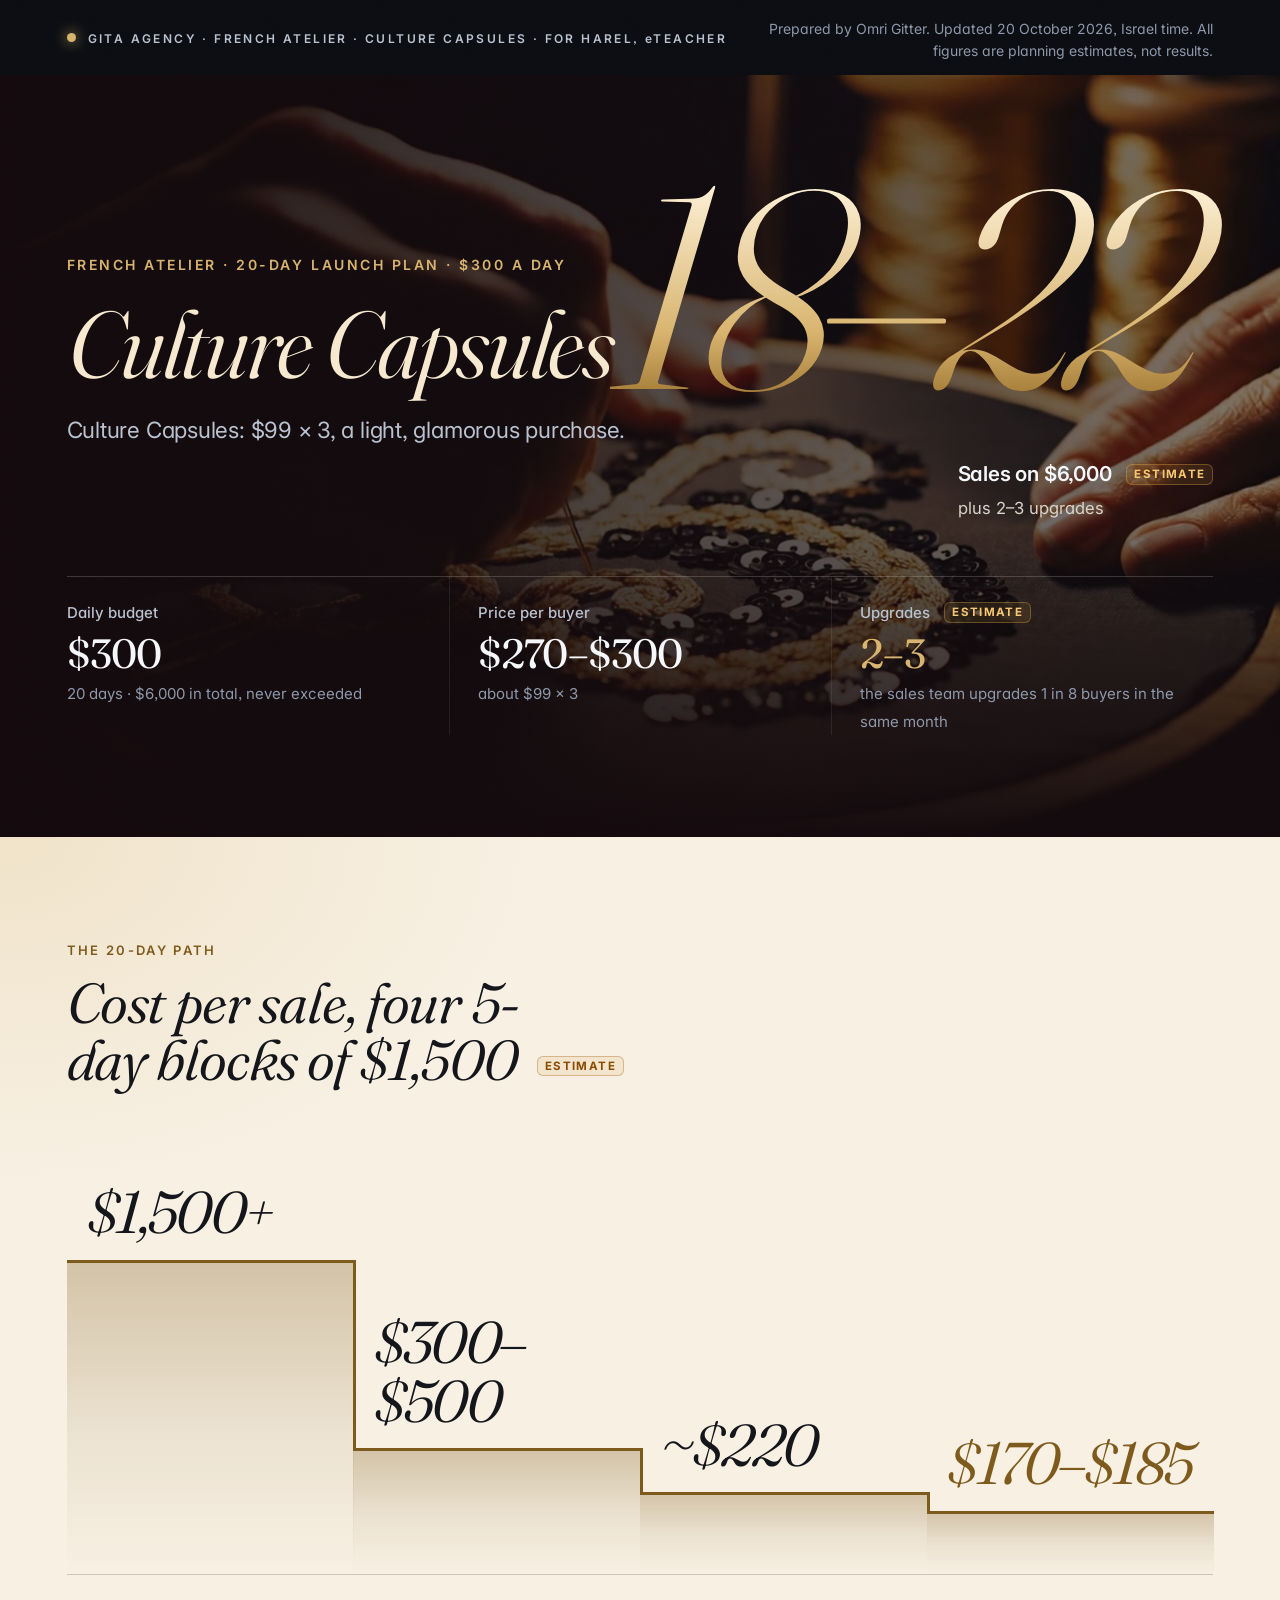
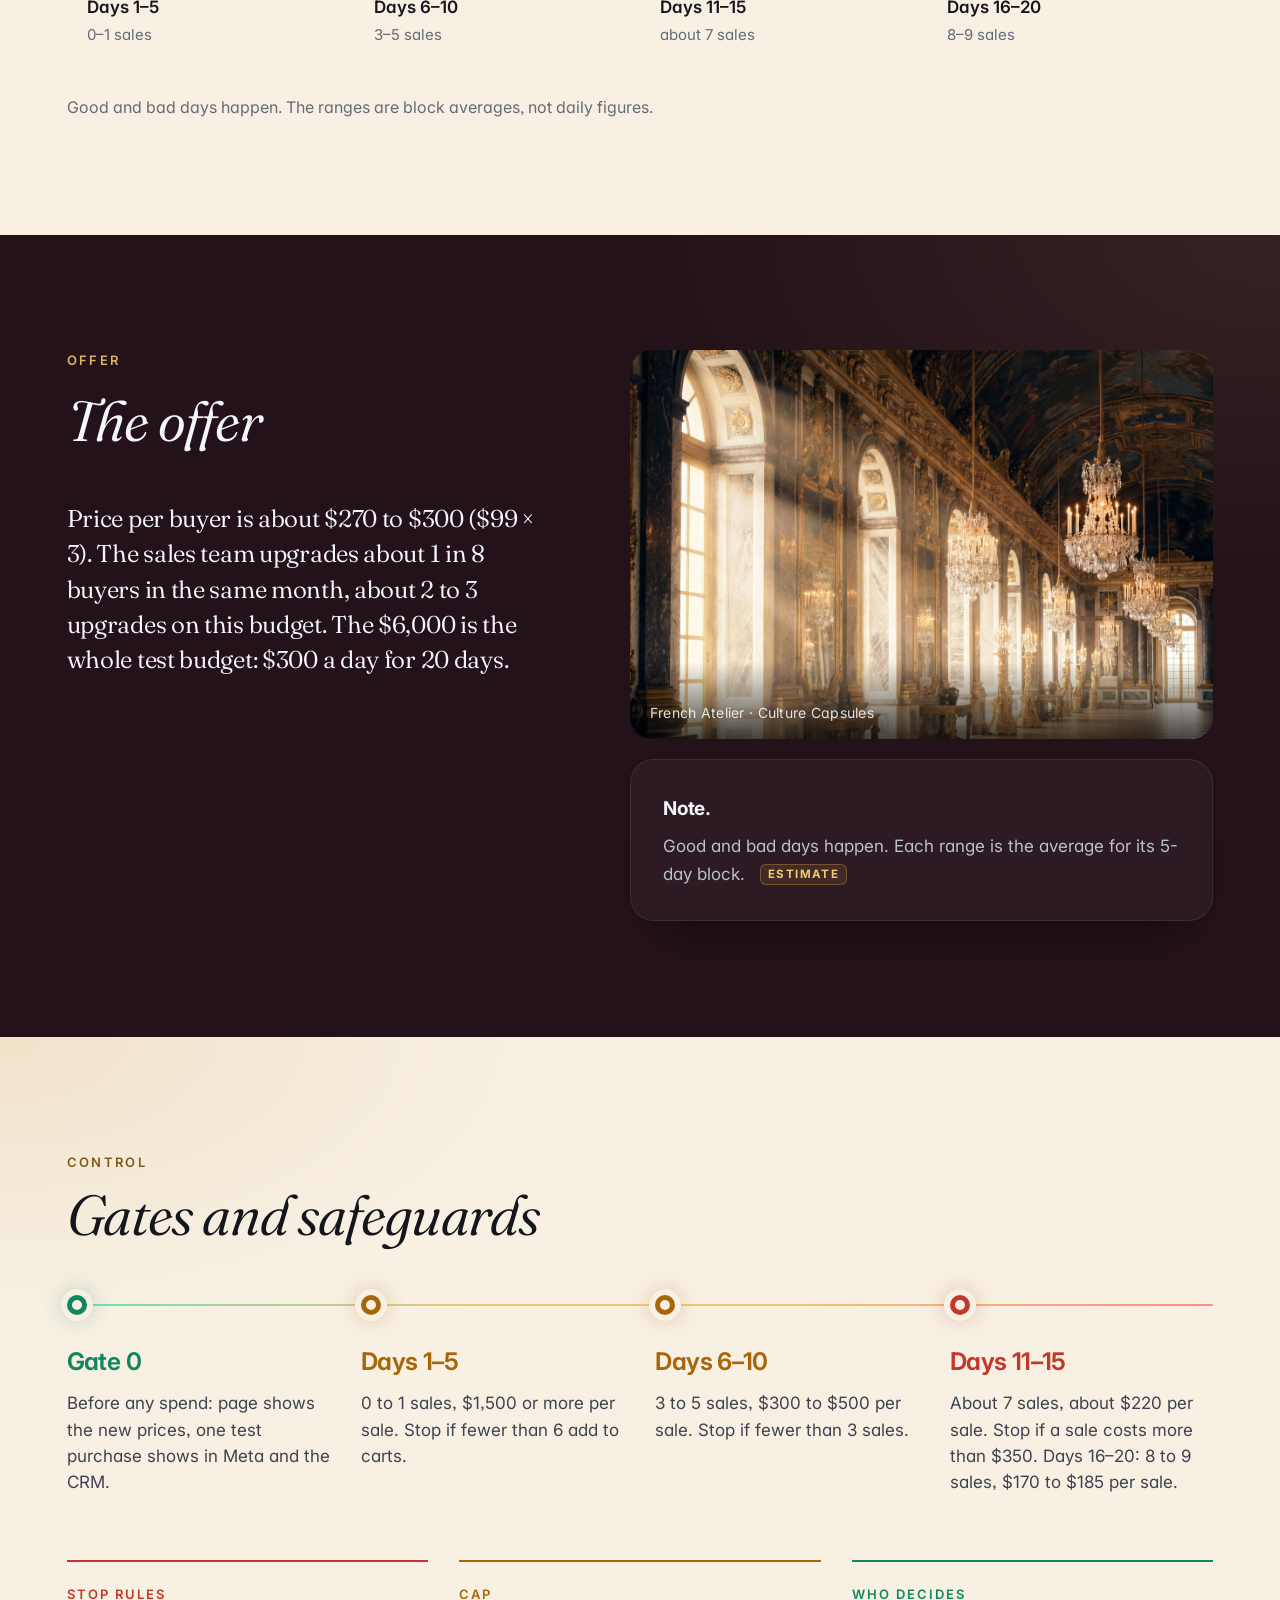
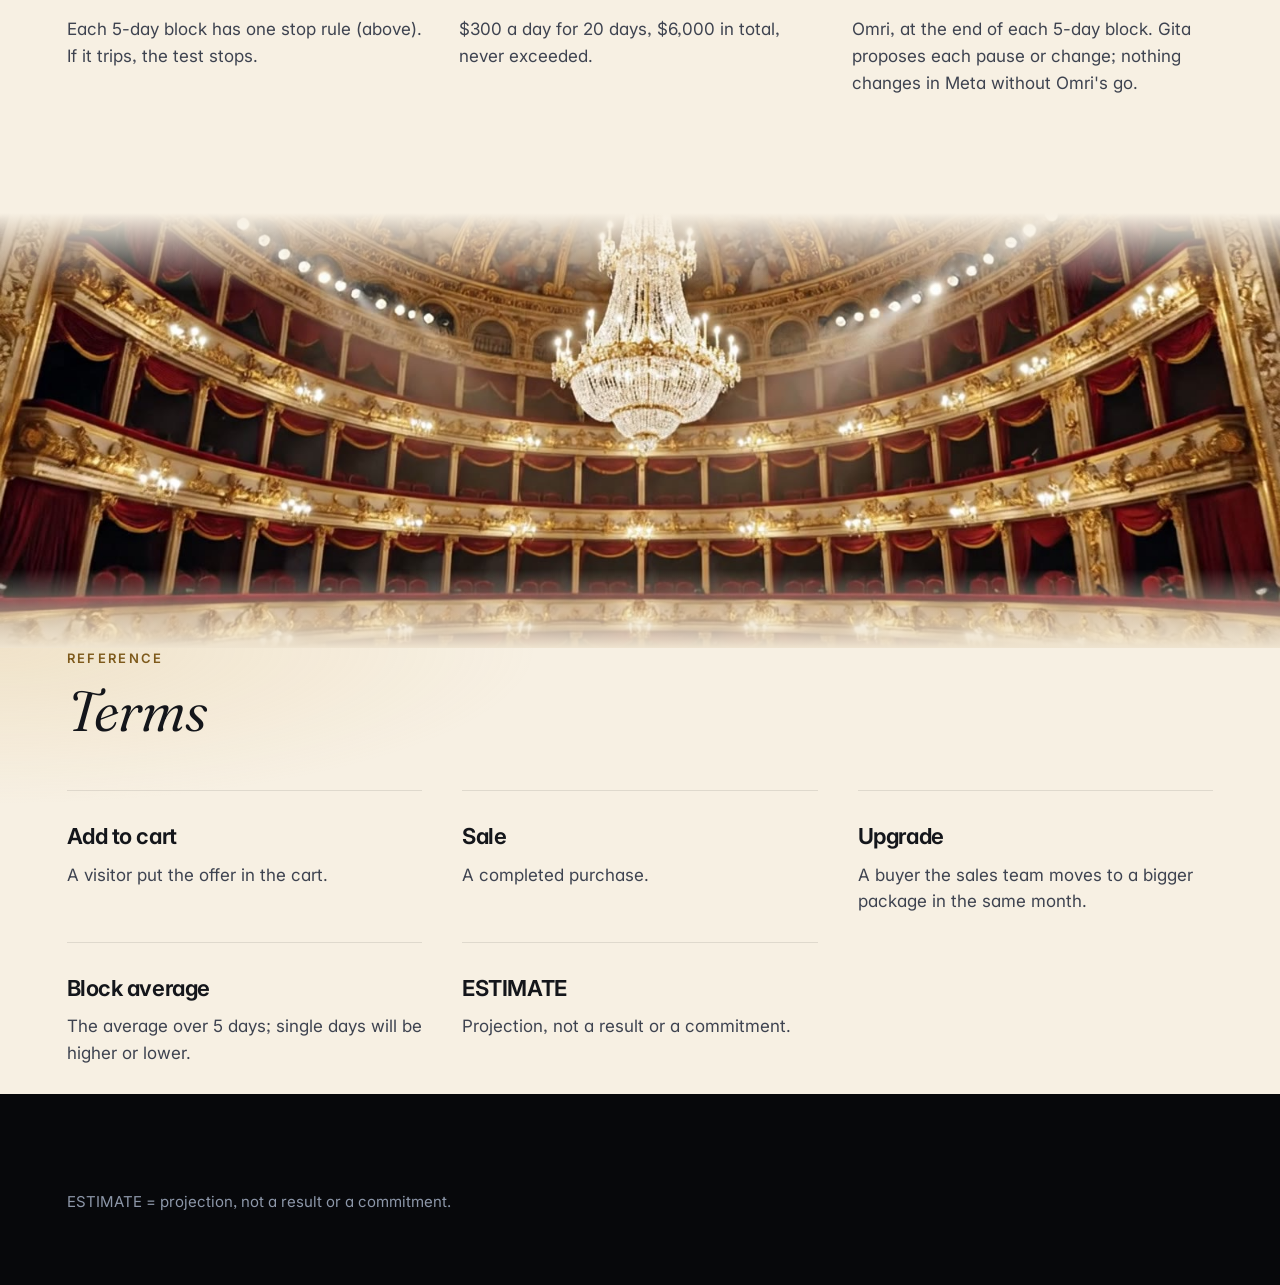
<file: index.html>
<!DOCTYPE html>

<html lang="en">
<head>
<meta charset="utf-8"/><meta content="width=device-width,initial-scale=1,viewport-fit=cover" name="viewport"/>
<meta content="#0b0d12" name="theme-color"/>
<title>French Atelier · Culture Capsules · 20-day launch plan</title>
<link href="https://fonts.googleapis.com" rel="preconnect"/><link crossorigin="" href="https://fonts.gstatic.com" rel="preconnect"/>
<link href="https://fonts.googleapis.com/css2?family=Fraunces:ital,opsz,wght@0,9..144,300..700;1,9..144,300..600&amp;family=Inter:opsz,wght@14..32,300..800&amp;display=swap" rel="stylesheet"/>
<style>@property --ac{syntax:'<color>';inherits:true;initial-value:#ece6da}
:root{--bg:#06080d;--s1:#0c1018;--s2:#111723;--line:rgba(255,255,255,.08);--line2:rgba(255,255,255,.14);--t1:#f5f7fb;--t2:#b9c1cf;--t3:#8d97a9;
--blue:#6b97ff;--green:#3ddba3;--amber:#f5b54a;--red:#ff6f61;--ivory:#ece6da;--pad:clamp(20px,5.2vw,88px);--max:1440px;--nav:76px;
--ease:cubic-bezier(.2,.75,.1,1)}body[data-view=capsules]{--ac:var(--green)}[data-ac=capsules]{--ac:var(--green)}
*{box-sizing:border-box}
html{background:var(--bg);-webkit-text-size-adjust:100%;scroll-padding-top:120px}
body{margin:0;background:var(--bg);color:var(--t1);font:400 18px/1.55 Inter,system-ui,-apple-system,sans-serif;font-optical-sizing:auto;font-feature-settings:"cv11","ss03";-webkit-font-smoothing:antialiased;-moz-osx-font-smoothing:grayscale;transition:--ac .8s var(--ease);overflow-x:hidden}
body:after{content:"";position:fixed;inset:0;pointer-events:none;z-index:100;opacity:.045;mix-blend-mode:overlay;background-image:url("data:image/svg+xml,%3Csvg xmlns='http://www.w3.org/2000/svg' width='180' height='180'%3E%3Cfilter id='n'%3E%3CfeTurbulence type='fractalNoise' baseFrequency='.85' numOctaves='3' stitchTiles='stitch'/%3E%3C/filter%3E%3Crect width='100%25' height='100%25' filter='url(%23n)'/%3E%3C/svg%3E")}
.glow{position:absolute;left:0;right:0;top:0;height:1100px;pointer-events:none;z-index:0;background:radial-gradient(52% 46% at 84% 8%,color-mix(in oklab,var(--ac) 26%,transparent) 0%,color-mix(in oklab,var(--ac) 7%,transparent) 45%,transparent 72%),radial-gradient(40% 40% at 4% 0%,rgba(120,140,200,.08),transparent 70%)}
.wrap,.hin,.tabsin,.top{max-width:var(--max);margin:0 auto;padding-left:var(--pad);padding-right:var(--pad);position:relative;z-index:1}
.top{display:flex;justify-content:space-between;align-items:center;gap:24px;padding-top:22px;padding-bottom:18px}
.brand{white-space:nowrap;font-weight:600;letter-spacing:.16em;font-size:13px;color:var(--t2)}.brand i{display:inline-block;width:9px;height:9px;border-radius:50%;background:var(--ac);margin-right:12px;vertical-align:1px;box-shadow:0 0 14px var(--ac);transition:background .6s}
.top p{margin:0;color:var(--t3);font-size:14px;text-align:right;max-width:40em}
/* tabs */
.tabs{position:sticky;top:0;z-index:50;background:rgba(6,8,13,.72);backdrop-filter:saturate(1.5) blur(18px);-webkit-backdrop-filter:saturate(1.5) blur(18px);border-bottom:1px solid var(--line)}
.tabsin{display:flex;align-items:center;justify-content:space-between;gap:16px;min-height:var(--nav)}
.key,.sec{display:flex;gap:10px;align-items:center}
.tabs button{font:inherit;cursor:pointer;border:0;background:none;color:var(--t1);-webkit-tap-highlight-color:transparent}
.key button{--c:var(--ivory);font-size:17px;font-weight:600;letter-spacing:-.01em;padding:12px 22px 12px 18px;border-radius:999px;background:rgba(255,255,255,.04);box-shadow:inset 0 0 0 1px var(--line2);display:flex;align-items:center;gap:10px;transition:background .3s var(--ease),color .3s,box-shadow .3s,transform .2s}
.key button .d{width:9px;height:9px;border-radius:50%;background:var(--c);box-shadow:0 0 10px var(--c);transition:background .3s}
.key button:hover{background:rgba(255,255,255,.08)}
.key button[aria-selected=true]{background:var(--c);color:#06080d;box-shadow:0 8px 28px -8px color-mix(in oklab,var(--c) 60%,transparent),inset 0 1px 0 rgba(255,255,255,.4)}.key button[aria-selected=true] .d{background:#06080d;box-shadow:none}
.sec button{font-size:15px;font-weight:500;color:var(--t3);padding:8px 12px;border-radius:10px;transition:color .2s,background .2s}
.sec button:hover{color:var(--t1)}.sec button[aria-selected=true]{color:var(--t1);background:rgba(255,255,255,.07)}
/* panels */
.panel{animation:rise .7s var(--ease) both}.panel[hidden]{display:none}
@keyframes rise{from{opacity:0;transform:translateY(18px)}to{opacity:1;transform:none}}
::view-transition-old(root){animation:.25s ease both vt-out}::view-transition-new(root){animation:none}
@keyframes vt-out{to{opacity:0}}
.est{display:inline-block;font:700 11.5px/1 Inter,sans-serif;letter-spacing:.12em;color:#f7c873;background:rgba(245,181,74,.1);box-shadow:inset 0 0 0 1px rgba(245,181,74,.3);padding:5px 8px 4px;border-radius:6px;vertical-align:middle;margin-left:10px;position:relative;top:-.08em;white-space:nowrap}
/* hero */
.hero{position:relative;min-height:calc(100svh - var(--nav) - 62px);display:flex;align-items:center;padding:clamp(36px,5vh,80px) 0 clamp(32px,5vh,64px)}
.hero.short{min-height:0;padding:88px 0 40px}
.hin{width:100%}
.kick{margin:0 0 22px;font-size:14px;font-weight:600;letter-spacing:.18em;text-transform:uppercase;color:var(--ac)}
.hero h1{text-wrap:balance;margin:0;font-size:clamp(52px,7.4vw,124px);line-height:.95;letter-spacing:-.045em;font-weight:700}
.hero h1.hs{font-size:clamp(40px,5.6vw,96px);line-height:1;max-width:15ch;letter-spacing:-.04em}
.promise{margin:24px 0 0;font-size:clamp(19px,1.75vw,28px);line-height:1.4;color:var(--t2);max-width:34em;letter-spacing:-.01em}
.hgrid{display:grid;grid-template-columns:minmax(0,1.15fr) minmax(0,.85fr);gap:clamp(32px,4vw,80px);align-items:center;margin-bottom:clamp(36px,6vh,72px)}
.big{display:flex;flex-direction:column;align-items:flex-start;justify-self:end;align-items:flex-end;gap:clamp(18px,3vw,48px);margin:0}
.bign{font-size:clamp(150px,22vw,420px);line-height:.78;font-weight:700;letter-spacing:-.065em;background:linear-gradient(180deg,#fff 10%,color-mix(in oklab,var(--ac) 80%,#fff) 100%);-webkit-background-clip:text;background-clip:text;color:transparent;font-variant-numeric:lining-nums;padding-right:.04em}
.bigl{padding:22px 0 0 .06em}.bigl>span{display:block;font-size:clamp(18px,1.6vw,26px);font-weight:600;letter-spacing:-.01em}.bigl em{display:block;font-style:normal;color:var(--t2);font-size:clamp(16px,1.3vw,20px);margin-top:6px}
.strip{display:grid;grid-template-columns:repeat(3,1fr);margin:0;border-top:1px solid var(--line2)}.strip.two2{grid-template-columns:repeat(2,1fr)}
.strip>div{padding:24px 24px 0 0}.strip>div+div{padding-left:28px;border-left:1px solid var(--line)}
.strip dt{font-size:15px;color:var(--t2);font-weight:500}.strip dd{margin:8px 0 4px;font-size:clamp(34px,3.2vw,52px);font-weight:650;letter-spacing:-.035em;line-height:1.05;font-variant-numeric:tabular-nums}.strip em{font-style:normal;color:var(--t3);font-size:15px}
.strip .acc dd{color:var(--ac)}
/* sections */
.blk{padding:clamp(56px,9vw,128px) 0 0}
.eyebrow{margin:0 0 14px;font-size:13px;font-weight:600;letter-spacing:.18em;text-transform:uppercase;color:var(--ac)}
.h2{margin:0 0 clamp(32px,4vw,56px);font-size:clamp(32px,3.6vw,56px);line-height:1.05;letter-spacing:-.035em;font-weight:650;max-width:28ch;text-wrap:balance}
.two{display:grid;grid-template-columns:5fr 6fr;gap:clamp(32px,6vw,96px);align-items:start}.two .eyebrow{margin-bottom:22px}
.lead{margin:0;font-size:clamp(20px,1.6vw,25px);line-height:1.5;color:var(--t1);letter-spacing:-.012em}
.note{background:linear-gradient(180deg,var(--s2),var(--s1));border-radius:24px;padding:clamp(24px,2.6vw,40px);box-shadow:inset 0 0 0 1px var(--line),0 30px 60px -30px rgba(0,0,0,.6);font-size:17px;line-height:1.65;color:var(--t2)}.note b{color:var(--t1);display:block;font-size:19px;margin-bottom:8px;letter-spacing:-.01em}
.fine{color:var(--t3);font-size:16px;margin:28px 0 0;max-width:60em}
/* step chart */
.steps{margin:0;padding:0 0 92px;--pt:120px}
.plot{position:relative;height:clamp(300px,34vw,480px);display:grid;grid-template-columns:repeat(4,1fr);border-bottom:1px solid var(--line2)}
.bar{position:absolute;left:0;right:0;bottom:0;height:calc((100% - var(--pt)) * var(--h) / 100);background:linear-gradient(180deg,color-mix(in oklab,var(--ac) 30%,transparent),color-mix(in oklab,var(--ac) 9%,transparent) 55%,transparent);transform-origin:bottom;animation:grow 1s calc(.15s + var(--i) * .12s) var(--ease) both}
.bar:before{content:"";position:absolute;left:0;right:0;top:0;height:3px;background:var(--ac);box-shadow:0 0 18px color-mix(in oklab,var(--ac) 70%,transparent)}
.drop{position:absolute;left:0;width:3px;bottom:calc((100% - var(--pt)) * var(--h) / 100 - 3px);height:calc((100% - var(--pt)) * (var(--p) - var(--h)) / 100 + 3px);background:var(--ac);animation:fadein .6s calc(.6s + var(--i) * .12s) ease both}
.sc:first-child .drop{display:none}
@keyframes grow{from{transform:scaleY(0)}}@keyframes fadein{from{opacity:0}}
.sv{animation:fadein .8s calc(.5s + var(--i) * .12s) ease both}
.sc{position:relative}
.sv{position:absolute;left:clamp(10px,1.6vw,28px);right:8px;bottom:calc((100% - var(--pt)) * var(--h) / 100 + 18px)}
.sv b{display:block;font-size:clamp(30px,4.6vw,78px);font-weight:650;letter-spacing:-.045em;line-height:1;font-variant-numeric:tabular-nums}
.sc:last-child .sv b{color:var(--ac)}
.sx{position:absolute;top:calc(100% + 20px);left:clamp(10px,1.6vw,28px);right:4px}.sx>span{display:block;font-size:17px;font-weight:600}.sx small{display:block;font-size:15px;color:var(--t3);margin-top:2px}
.steps.mini{--pt:64px;padding-bottom:52px;margin:28px 0 20px}.steps.mini .plot{height:200px}.steps.mini .sv b{font-size:clamp(22px,2.2vw,32px);letter-spacing:-.03em}.steps.mini .sx>span{font-size:15px}.steps.mini .sx small{font-size:14px}.steps.mini .sx{top:calc(100% + 14px)}
/* summary cards */
.ecards{display:grid;grid-template-columns:1fr 1fr;gap:clamp(20px,2vw,32px)}
.ecard{position:relative;overflow:hidden;border-radius:32px;padding:clamp(28px,3vw,48px);background:radial-gradient(90% 70% at 100% 0%,color-mix(in oklab,var(--ac) 16%,transparent),transparent 65%),linear-gradient(180deg,var(--s2),var(--s1));box-shadow:inset 0 0 0 1px var(--line),0 40px 80px -40px rgba(0,0,0,.7)}
.en{font-size:14px;font-weight:600;letter-spacing:.16em;text-transform:uppercase;color:var(--ac)}
.ebig{display:flex;align-items:baseline;gap:14px;margin-top:18px}.ebig b{font-size:clamp(84px,9vw,148px);line-height:.85;letter-spacing:-.06em;font-weight:700}.ebig small{font-size:24px;color:var(--t2);font-weight:500}
.ep{font-size:clamp(20px,1.7vw,26px);font-weight:600;letter-spacing:-.02em;margin:0 0 10px}.ep i{font-style:normal;color:var(--t3);font-weight:400;margin:0 .15em}
.ed{margin:0;color:var(--t2);font-size:17px}.ed strong{color:var(--t1);font-weight:600}
/* insights */
.insights{display:grid;grid-template-columns:repeat(4,1fr);gap:clamp(14px,1.4vw,24px)}
.ins{--ic:var(--ivory);border-radius:28px;padding:clamp(26px,2.4vw,40px);background:linear-gradient(180deg,var(--s2),var(--s1));box-shadow:inset 0 0 0 1px var(--line);display:flex;flex-direction:column}
.ins:nth-child(1){--ic:var(--blue)}.ins:nth-child(2){--ic:#a99bff}.ins:nth-child(3){--ic:var(--green)}.ins.warn{--ic:var(--red)}
.ins b{display:block;font-size:clamp(72px,7.4vw,132px);line-height:.85;letter-spacing:-.06em;font-weight:700;color:var(--ic);margin-bottom:28px}
.ins>span{font-size:13px;font-weight:600;letter-spacing:.16em;text-transform:uppercase;color:var(--t1);margin-bottom:10px}
.ins p{margin:0;font-size:17px;line-height:1.55;color:var(--t2)}
/* timeline */
.tl{list-style:none;margin:0;padding:0;display:grid;grid-template-columns:repeat(4,1fr);gap:clamp(20px,2.4vw,40px);position:relative}
.tl:before{content:"";position:absolute;left:0;right:0;top:9px;height:2px;background:linear-gradient(90deg,var(--green),var(--amber) 38%,var(--amber) 62%,var(--red));opacity:.75;border-radius:2px}
.tl li{position:relative;padding-top:48px}.tl li.g{--c:var(--green)}.tl li.a{--c:var(--amber)}.tl li.r{--c:var(--red)}
.tl .dot{position:absolute;top:0;left:0;width:20px;height:20px;border-radius:50%;background:var(--bg);box-shadow:inset 0 0 0 5px var(--c),0 0 0 6px var(--bg),0 0 22px color-mix(in oklab,var(--c) 70%,transparent)}
.tl .tk{display:block;font-size:clamp(22px,1.9vw,30px);font-weight:650;letter-spacing:-.025em;color:var(--c)}
.tl p{margin:10px 0 0;font-size:17px;line-height:1.55;color:var(--t2)}
.rules{display:grid;grid-template-columns:repeat(3,1fr);gap:clamp(20px,2.4vw,40px);margin-top:clamp(48px,5vw,80px)}
.rule{padding-top:22px;border-top:2px solid var(--c)}.rule.r{--c:var(--red)}.rule.a{--c:var(--amber)}.rule.g{--c:var(--green)}
.rule>span{display:block;font-size:13px;font-weight:600;letter-spacing:.16em;text-transform:uppercase;color:var(--c);margin-bottom:12px}.rule p{margin:0;font-size:17px;line-height:1.6;color:var(--t2)}
.golist{list-style:none;margin:0;padding:0;counter-reset:g;display:grid;gap:0}
.golist li{counter-increment:g;display:grid;grid-template-columns:72px 1fr;gap:12px;padding:28px 0;border-top:1px solid var(--line);font-size:clamp(18px,1.5vw,22px);line-height:1.5;color:var(--t1);letter-spacing:-.01em}
.golist li:last-child{border-bottom:1px solid var(--line)}
.golist li:before{content:"0" counter(g);font-size:15px;font-weight:600;color:var(--amber);letter-spacing:.08em;padding-top:.3em;font-variant-numeric:tabular-nums}
/* weeks */
.week{margin-top:clamp(56px,7vw,112px)}.blk .week:first-of-type{margin-top:0}
.wtop{display:grid;grid-template-columns:auto 1fr;gap:clamp(24px,5vw,96px);align-items:end;padding-bottom:28px;border-bottom:1px solid var(--line2)}
.wn{display:block;font-size:clamp(44px,5vw,80px);line-height:.9;font-weight:700;letter-spacing:-.05em}.wd{display:block;margin-top:12px;color:var(--t2);font-size:18px;font-weight:500}
.wk{display:grid;grid-template-columns:repeat(4,1fr);margin:0;gap:0}.wk>div{padding:0 0 0 24px;border-left:1px solid var(--line)}
.wk dt{font-size:15px;color:var(--t2);font-weight:500}.wk dd{margin:6px 0 0;font-size:clamp(28px,2.6vw,42px);font-weight:650;letter-spacing:-.035em;line-height:1.05;font-variant-numeric:tabular-nums}.wk em{display:block;font-style:normal;color:var(--t3);font-size:15px;margin-top:4px}.wk .acc dd{color:var(--ac)}
.check{margin:24px 0 8px;font-size:17px;line-height:1.6;color:var(--t2);max-width:62em;padding-left:18px;box-shadow:inset 2px 0 0 var(--amber)}.check b{color:var(--t1);font-weight:600}
.days{margin-top:24px}
.dr{display:grid;grid-template-columns:1.3fr repeat(9,minmax(0,.86fr)) 1.05fr 1.2fr 1.1fr;column-gap:12px;align-items:center;padding:17px 20px;border-bottom:1px solid var(--line);transition:background .2s}
.dr:not(.hd):not(.tot):hover{background:rgba(255,255,255,.025)}
.dr .c{text-align:right;font-variant-numeric:tabular-nums;min-width:0}.dr .dy{text-align:left}
.dr .l{display:none}
.dr.hd{position:sticky;top:var(--nav);z-index:5;background:rgba(6,8,13,.92);backdrop-filter:blur(12px);-webkit-backdrop-filter:blur(12px);align-items:end;padding-top:16px;padding-bottom:14px;font-size:13px;line-height:1.3;color:var(--t3);font-weight:500;border-bottom:1px solid var(--line2)}
.dr.hd .st{color:var(--t1);font-weight:600;font-size:14px}.dr.hd .cp{color:var(--ac)}
.dy b{display:block;font-size:17px;font-weight:600;letter-spacing:-.01em}.dy>span{display:block;font-size:14px;color:var(--t3);margin-top:2px}
.q .v{font-size:15px;color:var(--t3)}.cu .v{color:var(--t2)}
.st .v{font-size:clamp(24px,2vw,32px);font-weight:650;letter-spacing:-.03em;line-height:1}.cp .v{color:var(--ac)}
.dr.zero .st .v{color:#5d6678;font-weight:500}
.dr.tot{margin-top:10px;border:0;border-radius:18px;background:linear-gradient(90deg,color-mix(in oklab,var(--ac) 16%,transparent),color-mix(in oklab,var(--ac) 7%,transparent));box-shadow:inset 0 0 0 1px color-mix(in oklab,var(--ac) 28%,transparent);padding-top:22px;padding-bottom:22px}
.dr.tot .q .v{color:var(--t1);font-weight:500}.dr.tot .dy b{font-size:18px}.dr.tot .pu .v{color:var(--t1)}
.lever{margin:24px 0 0;color:var(--t3);font-size:16px;line-height:1.6;max-width:70em}
details.more{margin-top:clamp(64px,8vw,120px);border-top:1px solid var(--line2);border-bottom:1px solid var(--line2)}
details.more summary{cursor:pointer;list-style:none;padding:26px 0;font-size:19px;font-weight:600;display:flex;justify-content:space-between;align-items:center}
details.more summary::-webkit-details-marker{display:none}details.more summary:after{content:"+";font-size:28px;font-weight:300;color:var(--ac);transition:transform .3s var(--ease)}details.more[open] summary:after{transform:rotate(45deg)}
.morein{padding:0 0 28px;color:var(--t2);font-size:16px;line-height:1.65;max-width:72em}.morein p{margin:0 0 14px}.morein b{color:var(--t1)}
.terms{display:grid;grid-template-columns:repeat(3,1fr);gap:0 40px;margin:0}.terms div{padding:28px 0;border-top:1px solid var(--line)}.terms dt{font-size:22px;font-weight:650;letter-spacing:-.02em}.terms dd{margin:8px 0 0;color:var(--t2);font-size:17px}
footer{padding:96px 0 72px;color:var(--t3);font-size:15px}
/* responsive */
@media (min-width:1700px){:root{--max:1600px}}
@media (max-width:1180px){
.hgrid{grid-template-columns:1fr}.big{justify-self:start}
.two{grid-template-columns:1fr}.insights{grid-template-columns:1fr 1fr}.tl{grid-template-columns:1fr 1fr;row-gap:44px}.tl:before{display:none}.rules{grid-template-columns:1fr}
.wtop{grid-template-columns:1fr}.dr.hd{display:none}
.dr{grid-template-columns:repeat(6,minmax(0,1fr));row-gap:16px;column-gap:12px;padding:22px 4px}
.dr .c{text-align:left}.dr .l{display:block;font-size:13px;color:var(--t3);margin-bottom:3px;line-height:1.3}
.dr .dy{grid-column:span 2;order:0;align-self:end}.dr .pu{grid-column:span 2;order:1}.dr .cp{grid-column:span 2;order:2}.dr .q{grid-column:span 2;order:3}.dr .cu{grid-column:1/-1;order:4}
.dr .st{text-align:right}.dr .st .l{color:var(--t2)}.dr .cp .l{color:var(--ac)}
.dr .q .v{color:var(--t2)}
.dr .st .v{font-size:30px}
.dr.tot{padding:22px 18px;margin-top:12px}
.terms{grid-template-columns:1fr 1fr}
}
@media (max-width:760px){
:root{--nav:104px}
body{font-size:17px}
.top{display:block;padding-top:16px;padding-bottom:14px}.top p{text-align:left;margin-top:6px;font-size:13.5px}.kick{letter-spacing:.12em;font-size:13px}.brand{font-size:12px;letter-spacing:.14em;white-space:normal}
.tabsin{flex-direction:column;align-items:stretch;gap:6px;padding-top:10px;padding-bottom:8px}
.key{gap:6px}.key button{flex:1 1 auto;justify-content:center;font-size:clamp(13.5px,3.7vw,15px);padding:11px clamp(8px,2.6vw,12px);white-space:nowrap;color:color-mix(in oklab,var(--c) 75%,#fff)}.key button .d{display:none}.key button[aria-selected=true]{color:#06080d}
.sec{justify-content:flex-start;gap:2px;margin-left:-8px}.sec button{font-size:14px;padding:5px 8px}
.hero{min-height:calc(100svh - var(--nav) - 70px);padding:40px 0 36px}
.hero h1{font-size:clamp(46px,13.5vw,72px)}.hero h1.hs{font-size:clamp(36px,10.4vw,56px)}
.promise{font-size:18px;margin-top:18px}
.hgrid{gap:28px;margin-bottom:32px}.big{gap:0}.bign{font-size:clamp(132px,44vw,210px)}.bigl{padding:0}
.strip,.strip.two2{grid-template-columns:1fr}.strip>div,.strip>div+div{padding:18px 0;border-left:0;border-bottom:1px solid var(--line)}.strip>div:last-child{border-bottom:0}
.strip>div{display:grid;grid-template-columns:1fr auto;column-gap:16px;align-items:baseline}.strip dt{grid-column:1}.strip dd{grid-column:2;grid-row:1/3;margin:0;font-size:34px;text-align:right}.strip em{grid-column:1;font-size:14px}
.h2{font-size:clamp(28px,8vw,38px)}
.steps{--pt:84px;padding-bottom:76px}.plot{height:300px}.sv{left:8px;right:2px;bottom:calc((100% - var(--pt)) * var(--h) / 100 + 12px)}.sv b{font-size:clamp(22px,6.4vw,30px);letter-spacing:-.035em}
.sx{left:8px;top:calc(100% + 14px)}.sx>span{font-size:14px}.sx small{font-size:13px;line-height:1.3}
.steps.mini{--pt:56px;padding-bottom:46px;margin-bottom:16px}.steps.mini .plot{height:170px}.steps.mini .sv b{font-size:clamp(20px,5.6vw,26px)}.steps.mini .sx>span{font-size:13.5px}.steps.mini .sx small{font-size:13px}
.ecards,.insights{grid-template-columns:1fr}.ecard{border-radius:26px;padding:28px 22px}
.tl{grid-template-columns:1fr;row-gap:32px;padding-left:4px}.tl:before{display:block;left:13px;right:auto;top:6px;bottom:6px;width:2px;height:auto;background:linear-gradient(180deg,var(--green),var(--amber) 38%,var(--amber) 62%,var(--red))}
.tl li{padding:0 0 0 48px}.tl .dot{left:0;top:4px}.tl p{font-size:16.5px}
.golist li{grid-template-columns:44px 1fr;padding:22px 0}
.wk{grid-template-columns:1fr 1fr;row-gap:20px}.wk>div{padding-left:16px}.wk>div:nth-child(odd){border-left:0;padding-left:0}
.dr{padding:24px 0 22px;row-gap:9px}.dr.tot{padding:20px 16px}
.dr .st{display:flex;flex-direction:column-reverse;justify-content:flex-end;align-items:flex-end}.dr .st .l{margin:6px 0 0;font-size:12.5px;white-space:nowrap}.dr .st .v{font-size:32px}
.dr .dy{align-self:start}.dr .dy b{font-size:18px}
.dr{column-gap:28px}.dr .q,.dr .cu{grid-column:span 3;display:flex;justify-content:space-between;align-items:baseline;gap:10px;order:3}
.dr .q .l{margin:0;font-size:13.5px;line-height:1.3}.dr .q .v{font-size:14.5px;color:var(--t2);white-space:nowrap}
.dr .q.c1,.dr .q.c2{margin-top:8px}.dr.tot .dy{grid-column:1/-1}.dr.tot .pu,.dr.tot .cp{grid-column:span 3}.dr.tot .pu{align-items:flex-start}.dr .q{row-gap:0}
.terms{grid-template-columns:1fr}
footer{padding:72px 0 56px}
}
@media (prefers-reduced-motion:reduce){*{animation:none!important;transition:none!important}.plot .line{stroke-dashoffset:0}}

/* ===== v12 editorial layer ===== */
:root{--serif:Fraunces,"Iowan Old Style",Georgia,serif;--teal:#62d3df;--tealD:#0a6878;--gold:#d8b46e;--goldD:#7e5a1c;--stone:#b9b4a7;--stoneD:#5c5950;--bord:#5a1624}
html,body{background:#0b0d12}
.glow{display:none}
body:after{opacity:.035}
/* nav */
.top{padding-top:18px;padding-bottom:14px}
.brand{font-size:12px;letter-spacing:.2em}
.tabs{background:rgba(11,13,18,.78)}body[data-view=capsules]{--ac:var(--gold)}[data-ac=capsules]{--ac:var(--gold)}
/* themes (dark defaults) */
.t-sum{--ac:#e9dcc0;--acL:#7a5b22;--dk:#0b0d12;--dk2:#12151c;--lt:#f3efe6;--lt2:#e9e3d6;--disp:var(--serif)}
.t-bp{--ac:var(--teal);--acL:var(--tealD);--dk:#041217;--dk2:#08202a;--lt:#eef3f4;--lt2:#e1eaec;--disp:Inter,system-ui,sans-serif}
.t-cc{--ac:var(--gold);--acL:var(--goldD);--dk:#140a0d;--dk2:#24121a;--lt:#f7f0e3;--lt2:#efe4d0;--disp:var(--serif)}
.t-co{--ac:var(--stone);--acL:var(--stoneD);--dk:#17181a;--dk2:#1f2022;--lt:#ecebe7;--lt2:#e3e1db;--disp:var(--serif)}
.panel{background:var(--dk)}
/* hero with media */
.hero{overflow:hidden;isolation:isolate;background:var(--dk)}
.hmedia{position:absolute;inset:0;z-index:-1}
.hmedia video,.hmedia img{position:absolute;inset:0;width:100%;height:100%;object-fit:cover}
.hmedia .scrim{position:absolute;inset:0;background:linear-gradient(90deg,var(--dk) 0%,color-mix(in oklab,var(--dk) 82%,transparent) 38%,color-mix(in oklab,var(--dk) 35%,transparent) 75%,color-mix(in oklab,var(--dk) 55%,transparent)),linear-gradient(0deg,var(--dk) 0%,transparent 34%)}
.hmedia.duo{display:grid;grid-template-columns:1fr 1fr}.hmedia.duo>div{position:relative;overflow:hidden}
.hmedia.duo .hm-a video{filter:saturate(.8) hue-rotate(-8deg)}.hmedia.duo .hm-b video{filter:saturate(.9)}
.hv-summary .scrim{background:linear-gradient(90deg,var(--dk) 0%,color-mix(in oklab,var(--dk) 88%,transparent) 42%,color-mix(in oklab,var(--dk) 48%,transparent) 100%),linear-gradient(0deg,var(--dk) 0%,transparent 40%)}
.grid-ov{position:absolute;inset:0;background-image:linear-gradient(rgba(98,211,223,.08) 1px,transparent 1px),linear-gradient(90deg,rgba(98,211,223,.08) 1px,transparent 1px);background-size:56px 56px;mask-image:linear-gradient(90deg,transparent,#000 60%)}
.hv-capsules .hmedia video{filter:saturate(1.05) contrast(1.05)}
.hero h1{font-family:var(--disp);font-weight:400;letter-spacing:-.025em;line-height:.98}
.hero h1.hs{font-weight:350;letter-spacing:-.02em;max-width:14ch}
.t-bp .hero h1{font-weight:250;letter-spacing:-.055em}
.t-cc .hero h1{font-style:italic;font-weight:350;color:#f6e9cf}
.t-co .hero h1{font-weight:300;color:#e4e1d8;font-size:clamp(46px,6vw,100px)}
.kick{color:var(--ac)}
.t-bp .kick,.t-bp .eyebrow{font-family:ui-monospace,"SF Mono",Menlo,monospace;letter-spacing:.14em;font-weight:500}
.bign{font-family:var(--disp);font-weight:300;letter-spacing:-.05em;background:linear-gradient(180deg,#fff 0%,color-mix(in oklab,var(--ac) 85%,#fff) 100%);-webkit-background-clip:text;background-clip:text}
.t-bp .bign{font-weight:200;letter-spacing:-.07em}
.t-cc .bign{font-style:italic;font-weight:300;background:linear-gradient(180deg,#fff3da 0%,#d8b46e 70%,#a37a35 100%);-webkit-background-clip:text;background-clip:text}
.t-co .bign{font-size:clamp(120px,16vw,300px);background:linear-gradient(180deg,#f0eee8,#a9a59a);-webkit-background-clip:text;background-clip:text}
.t-co .hero{min-height:0;padding-top:clamp(64px,10vh,120px)}
.strip{border-top-color:rgba(255,255,255,.18)}
.strip dd{font-family:var(--disp);font-weight:400;letter-spacing:-.02em}
.t-bp .strip dd{font-weight:300;letter-spacing:-.04em}
.hero.short{background:var(--dk)}
/* bands */
.band{position:relative;background:var(--dk);color:var(--t1)}
.band .blk{padding:clamp(64px,9vw,140px) 0 clamp(64px,9vw,140px)}
.band.dark{background:radial-gradient(70% 60% at 100% 0%,color-mix(in oklab,var(--ac) 10%,transparent),transparent 70%),var(--dk2)}
.band.tint{background:linear-gradient(160deg,#1b1610,#0e0c09)}
.band.light,.band.paper{--bg:var(--lt);--s1:#fff;--s2:#fff;--t1:#14161b;--t2:#3e4350;--t3:#656b78;--line:rgba(20,22,27,.1);--line2:rgba(20,22,27,.2);--ac:var(--acL);background:var(--lt);color:var(--t1)}
.band.paper{--bg:var(--lt2);background:var(--lt2)}
.t-bp .band.light{background-color:var(--lt);background-image:linear-gradient(rgba(10,104,120,.07) 1px,transparent 1px),linear-gradient(90deg,rgba(10,104,120,.07) 1px,transparent 1px);background-size:40px 40px}
.t-cc .band.light{background:radial-gradient(60% 50% at 0% 0%,rgba(216,180,110,.22),transparent 70%),var(--lt)}
.band.light .est,.band.paper .est{color:#8a4b00;background:rgba(200,120,20,.1);box-shadow:inset 0 0 0 1px rgba(160,90,10,.35)}
.band .h2{font-family:var(--disp);font-weight:400;letter-spacing:-.02em;font-size:clamp(34px,4.4vw,72px);line-height:1.02}
.t-bp .band .h2{font-weight:300;letter-spacing:-.045em}
.t-cc .band .h2{font-style:italic;font-weight:350}
.t-co .band .h2{font-weight:350;font-size:clamp(30px,3.4vw,54px)}
.band.light .dr.hd,.band.paper .dr.hd{background:color-mix(in oklab,var(--bg) 94%,transparent)}
.band.light .dr:not(.hd):not(.tot):hover,.band.paper .dr:not(.hd):not(.tot):hover{background:rgba(0,0,0,.025)}
.band.light .dr.zero .st .v,.band.paper .dr.zero .st .v{color:#a3a8b2}
.band.light .note,.band.paper .note{box-shadow:inset 0 0 0 1px var(--line),0 30px 60px -36px rgba(40,30,10,.35)}
.band.light .tl .dot,.band.paper .tl .dot{background:var(--bg)}
.band.light .tl li.g,.band.light .rule.g{--c:#11875f}.band.light .tl li.a,.band.light .rule.a{--c:#a8650a}.band.light .tl li.r,.band.light .rule.r{--c:#c2392b}
.band.light .golist li:before{color:var(--acL)}
.band.tint .golist li:before{color:var(--gold)}
.band.tint .golist li{font-family:var(--serif);font-weight:350;font-size:clamp(20px,1.9vw,30px);letter-spacing:-.01em;line-height:1.35}
.band.tint .h2{color:#f3e6c8}
/* summary cards: editorial image cards */
.ecard{padding:0;background:#fff;box-shadow:0 1px 0 rgba(0,0,0,.04),0 40px 80px -48px rgba(30,25,15,.45);border-radius:28px}
.ecard>*:not(.ecimg){margin-left:clamp(26px,3vw,48px);margin-right:clamp(26px,3vw,48px)}
.ecard>.ed{margin-bottom:clamp(26px,3vw,44px)}
.ecard .en{display:block;margin-top:28px}
.ecimg{height:clamp(170px,18vw,280px);position:relative;overflow:hidden}
.ecimg img{width:100%;height:100%;object-fit:cover;display:block}
.ecimg:after{content:"";position:absolute;inset:0;background:linear-gradient(0deg,rgba(0,0,0,.25),transparent 60%)}.ecard[data-ac=capsules]{--ac:var(--goldD)}
.ebig b{font-family:var(--serif);font-weight:350;letter-spacing:-.04em}
.ecard[data-ac=capsules] .ebig b{font-style:italic}
/* insights on dark: editorial numerals */
.insights{gap:0}.ins{background:none;box-shadow:none;border-radius:0;border-left:1px solid var(--line);padding:8px clamp(18px,2vw,36px) 8px}
.ins:first-child{border-left:0;padding-left:0}
.ins b{font-family:var(--serif);font-weight:300;letter-spacing:-.04em}
.ins:nth-child(1){--ic:var(--teal)}.ins:nth-child(2){--ic:#c9b8ff}.ins:nth-child(3){--ic:var(--gold)}
/* offer figures */
.ofig{margin:36px 0 0;position:relative;border-radius:22px;overflow:hidden;background:#000}
.ofig img{display:block;width:100%;height:100%;object-fit:cover}
.ofig figcaption{position:absolute;left:0;right:0;bottom:0;padding:40px 20px 16px;background:linear-gradient(0deg,rgba(0,0,0,.72),transparent);color:#fff;font-size:14px;letter-spacing:.02em}
.ofig figcaption b{display:block;font-family:var(--serif);font-weight:400;font-size:22px;letter-spacing:0}
.ofig figcaption span{opacity:.85}
.ofig.portrait{aspect-ratio:4/5;max-width:340px;display:inline-block;width:calc(58% - 8px);vertical-align:top}
.ofig.prod{aspect-ratio:4/5;display:inline-block;width:calc(42% - 8px);margin-left:12px;vertical-align:top;background:#fff}
.ofig.prod img{object-fit:cover}
.ofig.wide{aspect-ratio:16/10}
.ofig.quiet img{filter:grayscale(.7) brightness(.9)}
.band.dark .note{background:rgba(255,255,255,.04);backdrop-filter:blur(6px)}
.t-cc .band.dark .lead{font-family:var(--serif);font-weight:350;font-size:clamp(22px,1.9vw,30px);line-height:1.45}
.t-bp .band.dark .lead{font-weight:300;font-size:clamp(20px,1.8vw,28px)}
/* interlude */
.interlude{height:clamp(220px,34vw,520px);position:relative;overflow:hidden;background:var(--dk)}
.interlude img,.interlude video{width:100%;height:100%;object-fit:cover;display:block}
.t-cc .interlude img{filter:saturate(.95)}
.interlude:after{content:"";position:absolute;inset:0;background:linear-gradient(180deg,var(--lt) 0%,transparent 18%,transparent 82%,var(--lt2) 100%)}
/* step chart */
.sv b{font-family:var(--disp);font-weight:350}
.t-bp .sv b{font-weight:250}
.t-cc .sv b{font-style:italic}
.band.light .bar:before{box-shadow:none}
/* weeks */
.wn{font-family:var(--disp);font-weight:350;letter-spacing:-.03em}
.t-bp .wn{font-weight:250;letter-spacing:-.06em}
.t-cc .wn{font-style:italic}
.week{padding:clamp(28px,3vw,48px);background:color-mix(in oklab,var(--bg) 60%,#fff);border-radius:28px;box-shadow:inset 0 0 0 1px var(--line)}
.week+.week{margin-top:clamp(28px,3vw,48px)}
.st .v{font-family:var(--disp);font-weight:400;letter-spacing:-.02em}
.t-bp .st .v{font-weight:300;letter-spacing:-.04em}
/* terms + details */
.band.dark details.more{border-color:rgba(255,255,255,.14)}
.t-sum .terms dt{font-family:var(--serif);font-weight:400}
.foot{background:#07080b;color:#8d97a9}
.n0 .blk{padding-top:clamp(64px,8vw,120px)}
@media (max-width:1180px){.insights{gap:28px 0}.ins:nth-child(3){border-left:0;padding-left:0}}
@media (max-width:760px){
.hmedia .scrim{background:linear-gradient(180deg,color-mix(in oklab,var(--dk) 55%,transparent) 0%,color-mix(in oklab,var(--dk) 82%,transparent) 45%,var(--dk) 100%)}
.hmedia.duo{grid-template-columns:1fr;grid-template-rows:1fr 1fr}
.band .blk{padding:64px 0}
.ins{border-left:0;padding:24px 0 0;border-top:1px solid var(--line)}.ins:first-child{border-top:0;padding-top:0}
.week{padding:22px 18px;border-radius:22px;margin-left:-6px;margin-right:-6px}
.ofig.portrait,.ofig.prod{width:calc(50% - 6px)}.ofig.prod{margin-left:8px}
.ofig figcaption{padding:28px 12px 10px;font-size:12px}.ofig figcaption b{font-size:17px}
.band.tint .golist li{font-size:19px}
.t-co .bign{font-size:clamp(110px,36vw,180px)}
}
/* fix pass 1 */
.hmedia.duo{display:block}
.hmedia.duo>.hm-a,.hmedia.duo>.hm-b{position:absolute;top:0;bottom:0;width:50%}
.hmedia.duo>.hm-a{left:0}.hmedia.duo>.hm-b{right:0}
.hv-summary .scrim{background:linear-gradient(90deg,var(--dk) 0%,color-mix(in oklab,var(--dk) 86%,transparent) 40%,color-mix(in oklab,var(--dk) 55%,transparent) 100%),linear-gradient(0deg,var(--dk) 0%,color-mix(in oklab,var(--dk) 40%,transparent) 45%,transparent 80%)}
.hv-summary .bign{filter:drop-shadow(0 10px 40px rgba(0,0,0,.6))}
@media (max-width:760px){.hmedia.duo>.hm-a,.hmedia.duo>.hm-b{width:100%;height:50%;bottom:auto}.hmedia.duo>.hm-b{top:50%}}
/* fix pass 2 */
.hv-summary .hmedia>div{opacity:.62}
.hv-summary .scrim{background:linear-gradient(90deg,var(--dk) 0%,color-mix(in oklab,var(--dk) 92%,transparent) 45%,color-mix(in oklab,var(--dk) 60%,transparent) 100%),linear-gradient(0deg,var(--dk) 0%,color-mix(in oklab,var(--dk) 50%,transparent) 50%,transparent 85%)}
.hv-capsules .scrim{background:linear-gradient(90deg,var(--dk) 0%,color-mix(in oklab,var(--dk) 80%,transparent) 40%,color-mix(in oklab,var(--dk) 55%,transparent) 100%),linear-gradient(0deg,var(--dk) 0%,transparent 40%)}
.t-cc .bign{padding-right:.14em;margin-right:-.06em}
.two>div:last-child .ofig{margin:0 0 20px}
.ofig.portrait{max-width:none;width:calc(58% - 6px)}.ofig.prod{width:calc(42% - 6px)}
.ofig.wide{aspect-ratio:3/2}
.t-bp .interlude:after{display:none}
.t-bp .interlude{background:#020a14}
/* fix pass 3 */
.hv-summary .hm-a{opacity:.38!important}.hv-summary .hm-b{opacity:.5!important}
.hv-summary .big{position:relative}.hv-summary .big:before{content:"";position:absolute;inset:-12% -20% -20% -30%;background:radial-gradient(closest-side,rgba(11,13,18,.75),transparent);z-index:-1}
.hv-summary .bigl em,.hv-capsules .bigl em{color:#d9d4c8}
/* critique pass 2 */
.t-bp .interlude{height:clamp(180px,22vw,340px)}.t-bp .interlude video{object-position:30% 40%;filter:saturate(.85) brightness(.9)}
.big .bign{white-space:nowrap}@media(max-width:760px){.big .bign{font-size:30vw!important;line-height:1}}</style></head>
<body data-view="capsules">
<div aria-hidden="true" class="glow"></div>
<div class="top"><div class="brand"><i></i>GITA AGENCY · FRENCH ATELIER · CULTURE CAPSULES · FOR HAREL, eTEACHER</div><p>Prepared by Omri Gitter. Updated 20 October 2026, Israel time. All figures are planning estimates, not results.</p></div>
<main><div class="panel t-cc" data-tab="capsules">
<header class="hero media hv-capsules"><div aria-hidden="true" class="hmedia"><video aria-hidden="true" autoplay="" class="hv" loop="" muted="" playsinline="" poster="assets/fa-capsule-hero-couture-poster.jpg" preload="metadata" src="assets/fa-capsule-hero-couture.mp4"></video><div class="scrim"></div></div><div class="hin">
<div class="hgrid"><div class="hl"><p class="kick">French Atelier · 20-day launch plan · $300 a day</p>
<h1>Culture Capsules</h1>
<p class="promise">Culture Capsules: $99 × 3, a light, glamorous purchase.</p></div>
<div class="big"><div class="bign">18–22</div><div class="bigl"><span>Sales on $6,000 <span class="est">ESTIMATE</span></span><em>plus 2–3 upgrades</em></div></div></div>
<dl class="strip"><div><dt>Daily budget</dt><dd>$300</dd><em>20 days · $6,000 in total, never exceeded</em></div><div><dt>Price per buyer</dt><dd>$270–$300</dd><em>about $99 × 3</em></div><div class="acc"><dt>Upgrades <span class="est">ESTIMATE</span></dt><dd>2–3</dd><em>the sales team upgrades 1 in 8 buyers in the same month</em></div></dl></div></header>
<div class="band light n0"><div class="wrap"><section class="blk"><p class="eyebrow">The 20-day path</p><h2 class="h2">Cost per sale, four 5-day blocks of $1,500 <span class="est">ESTIMATE</span></h2><figure aria-label="Cost per sale by 5-day block" class="steps" role="img"><div class="plot"><div class="sc" style="--h:100;--p:100;--i:0"><div class="bar"></div><div class="drop"></div><div class="sv"><b>$1,500+</b></div><div class="sx"><span>Days 1–5</span><small>0–1 sales</small></div></div><div class="sc" style="--h:40;--p:100;--i:1"><div class="bar"></div><div class="drop"></div><div class="sv"><b>$300–$500</b></div><div class="sx"><span>Days 6–10</span><small>3–5 sales</small></div></div><div class="sc" style="--h:26;--p:40;--i:2"><div class="bar"></div><div class="drop"></div><div class="sv"><b>~$220</b></div><div class="sx"><span>Days 11–15</span><small>about 7 sales</small></div></div><div class="sc" style="--h:20;--p:26;--i:3"><div class="bar"></div><div class="drop"></div><div class="sv"><b>$170–$185</b></div><div class="sx"><span>Days 16–20</span><small>8–9 sales</small></div></div></div></figure><p class="fine">Good and bad days happen. The ranges are block averages, not daily figures.</p></section></div></div><div class="band dark n1"><div class="wrap"><section class="blk two"><div><p class="eyebrow">Offer</p><h2 class="h2">The offer</h2><p class="lead">Price per buyer is about $270 to $300 ($99 × 3). The sales team upgrades about 1 in 8 buyers in the same month, about 2 to 3 upgrades on this budget. The $6,000 is the whole test budget: $300 a day for 20 days.</p></div><div><figure class="ofig wide"><img alt="Hall of Mirrors, Versailles" loading="lazy" src="assets/fa-hero-versailles.jpg"/><figcaption><span>French Atelier · Culture Capsules</span></figcaption></figure><div class="note"><b>Note.</b> Good and bad days happen. Each range is the average for its 5-day block. <span class="est">ESTIMATE</span></div></div></section></div></div><div class="band light n2"><div class="wrap"><section class="blk"><p class="eyebrow">Control</p><h2 class="h2">Gates and safeguards</h2><ol class="tl"><li class="g"><span class="dot"></span><span class="tk">Gate 0</span><p>Before any spend: page shows the new prices, one test purchase shows in Meta and the CRM.</p></li><li class="a"><span class="dot"></span><span class="tk">Days 1–5</span><p>0 to 1 sales, $1,500 or more per sale. Stop if fewer than 6 add to carts.</p></li><li class="a"><span class="dot"></span><span class="tk">Days 6–10</span><p>3 to 5 sales, $300 to $500 per sale. Stop if fewer than 3 sales.</p></li><li class="r"><span class="dot"></span><span class="tk">Days 11–15</span><p>About 7 sales, about $220 per sale. Stop if a sale costs more than $350. Days 16–20: 8 to 9 sales, $170 to $185 per sale.</p></li></ol><div class="rules"><div class="rule r"><span>Stop rules</span><p>Each 5-day block has one stop rule (above). If it trips, the test stops.</p></div><div class="rule a"><span>Cap</span><p>$300 a day for 20 days, $6,000 in total, never exceeded.</p></div><div class="rule g"><span>Who decides</span><p>Omri, at the end of each 5-day block. Gita proposes each pause or change; nothing changes in Meta without Omri's go.</p></div></div></section></div></div><div aria-hidden="true" class="interlude"><img alt="" src="assets/fa-capsule-hero-garnier-poster.jpg"/></div><div class="band light tband"><div class="wrap"><p class="eyebrow">Reference</p><h2 class="h2">Terms</h2><dl class="terms"><div><dt>Add to cart</dt><dd>A visitor put the offer in the cart.</dd></div><div><dt>Sale</dt><dd>A completed purchase.</dd></div><div><dt>Upgrade</dt><dd>A buyer the sales team moves to a bigger package in the same month.</dd></div><div><dt>Block average</dt><dd>The average over 5 days; single days will be higher or lower.</dd></div><div><dt>ESTIMATE</dt><dd>Projection, not a result or a commitment.</dd></div></dl></div></div></div></main>
<footer class="foot"><div class="wrap">ESTIMATE = projection, not a result or a commitment.</div></footer>
</body></html>
</file>
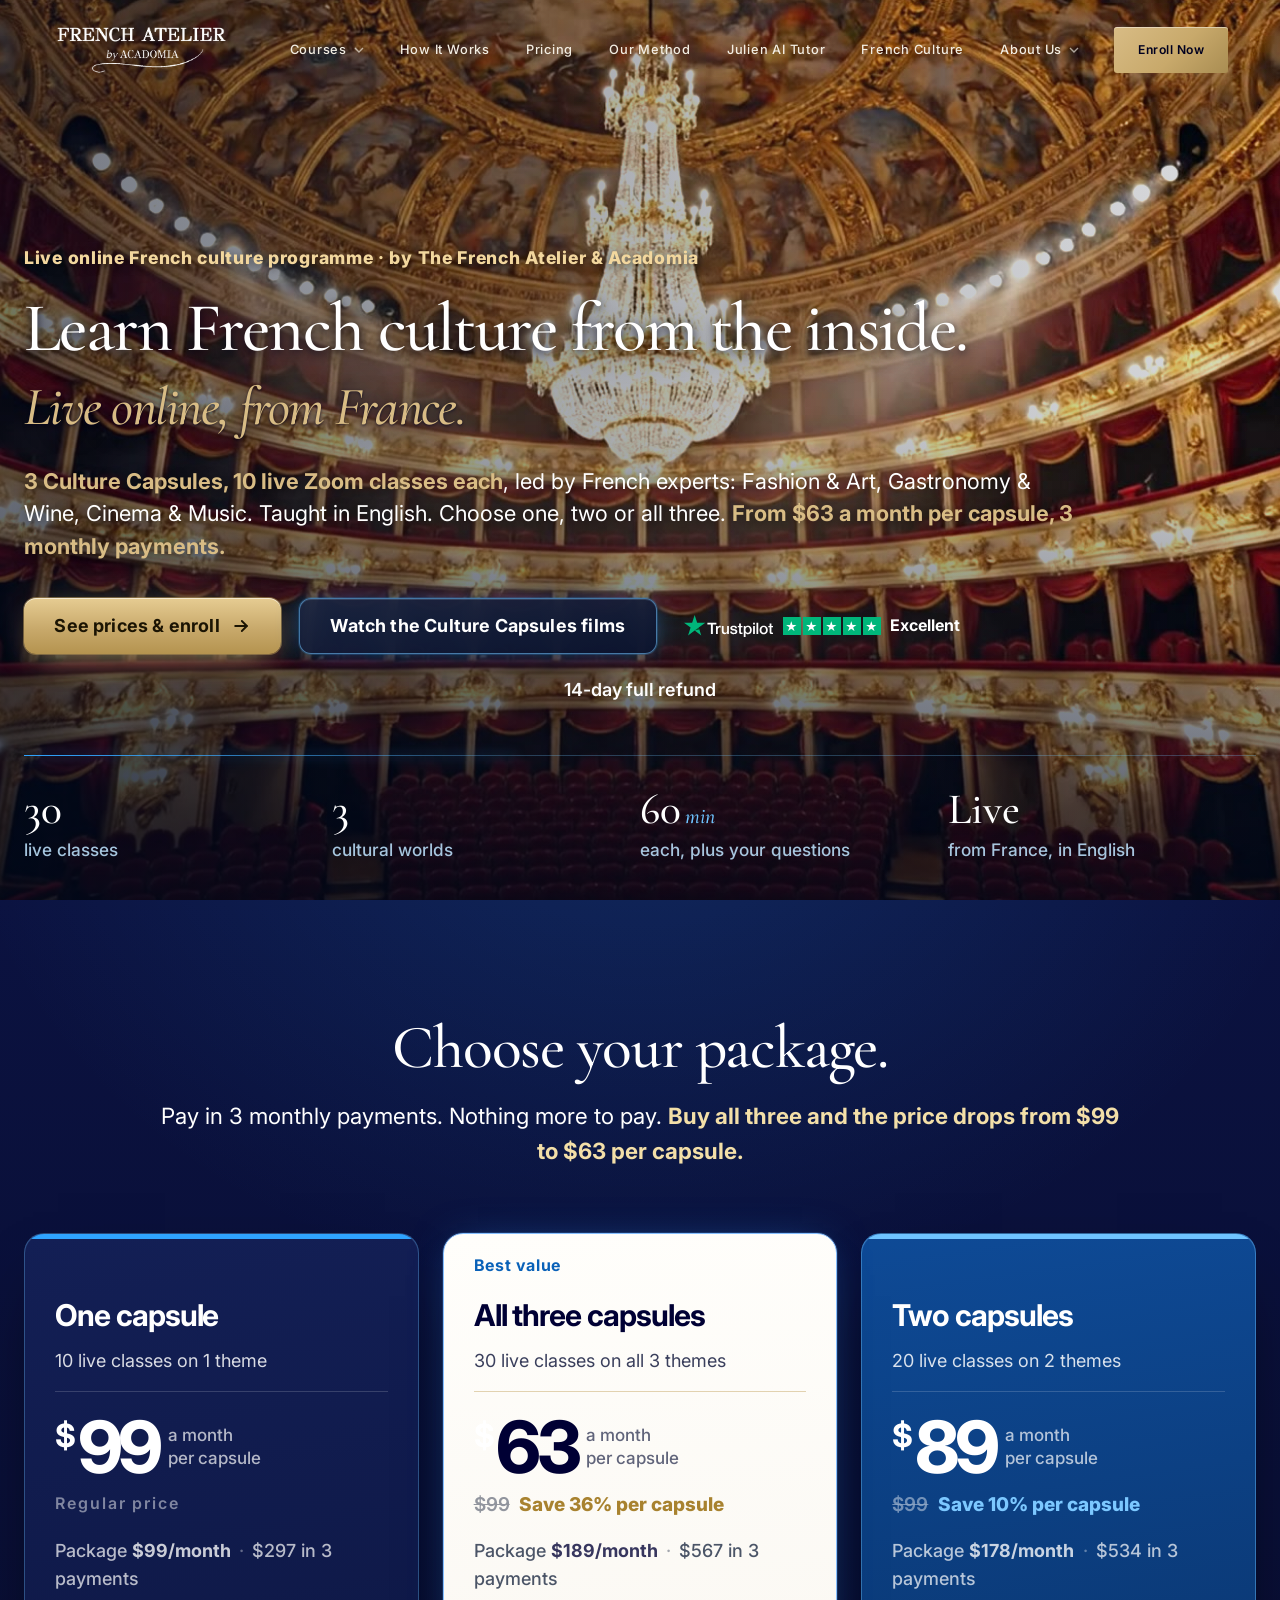
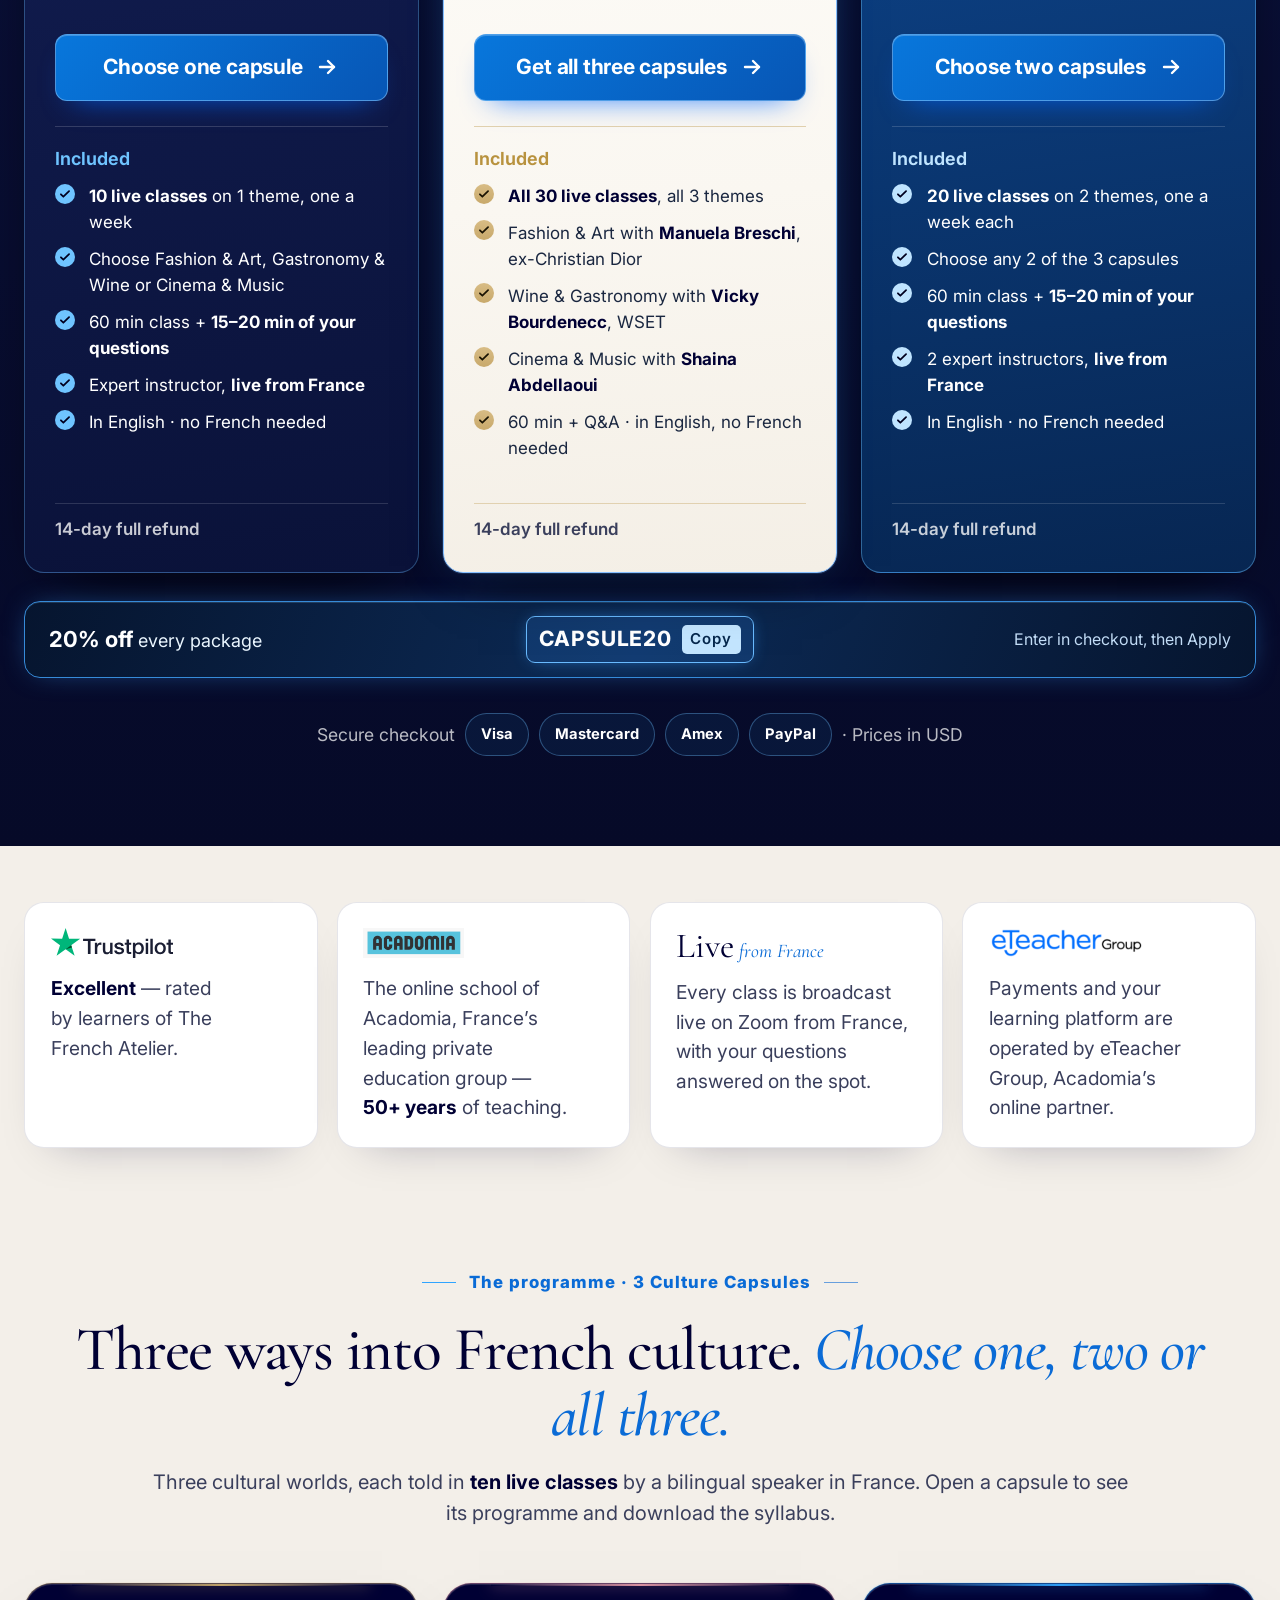
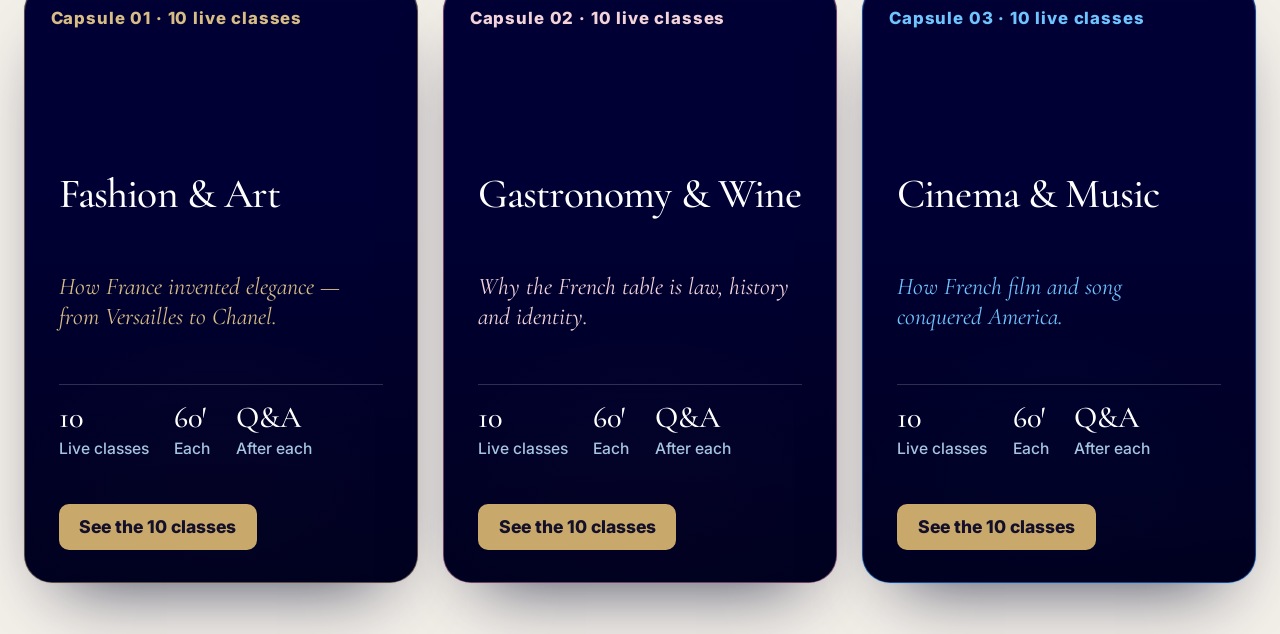
<file: culture-capsules-mobile-preview-20261023/index.html>
<!doctype html><html lang="en"><head><meta charset="utf-8"><meta name="robots" content="noindex,nofollow"><title>Culture Capsules mobile preview</title>
<meta http-equiv="refresh" content="0;url=culture-capsules.html?fa_review=capsules&qa=1&env=staging">
<p>PREVIEW ONLY (no tracking, no real payments). <a href="culture-capsules.html?fa_review=capsules&qa=1&env=staging">Open the Culture Capsules preview</a>.</p>
</file>
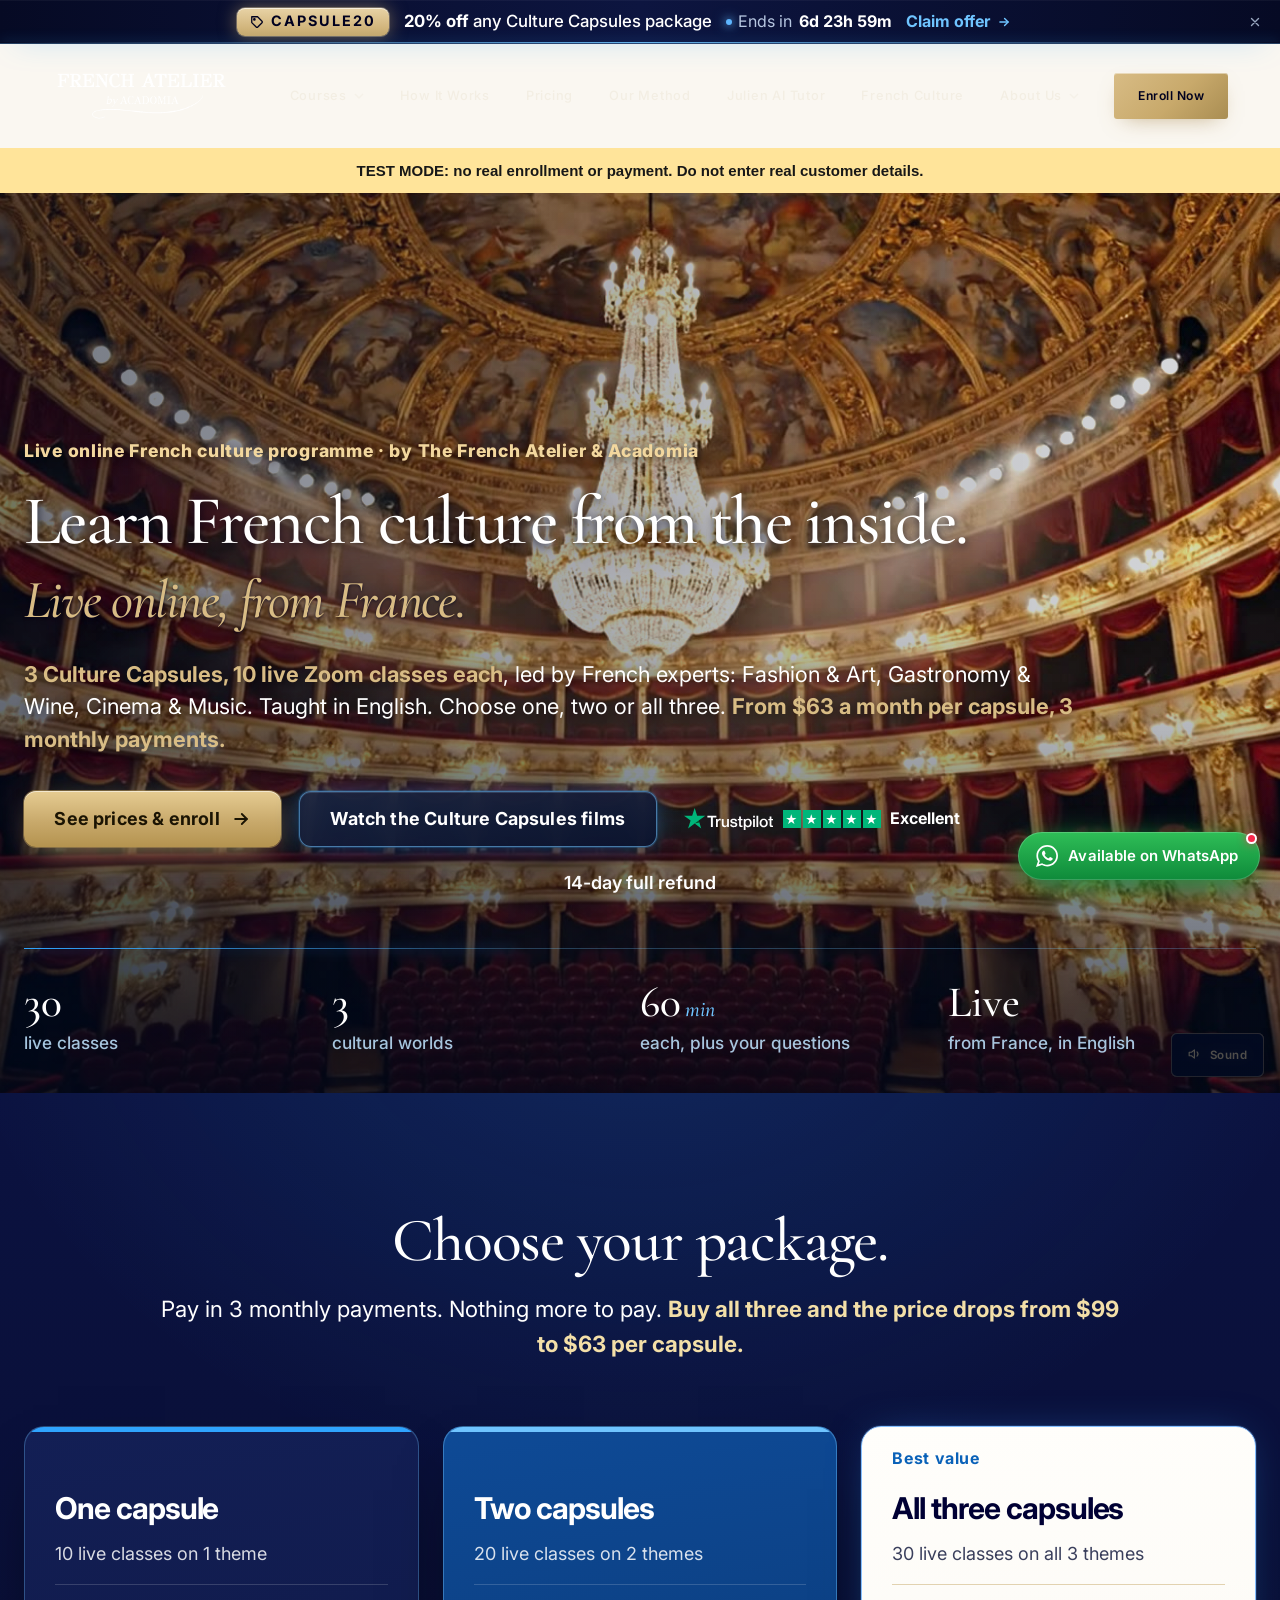
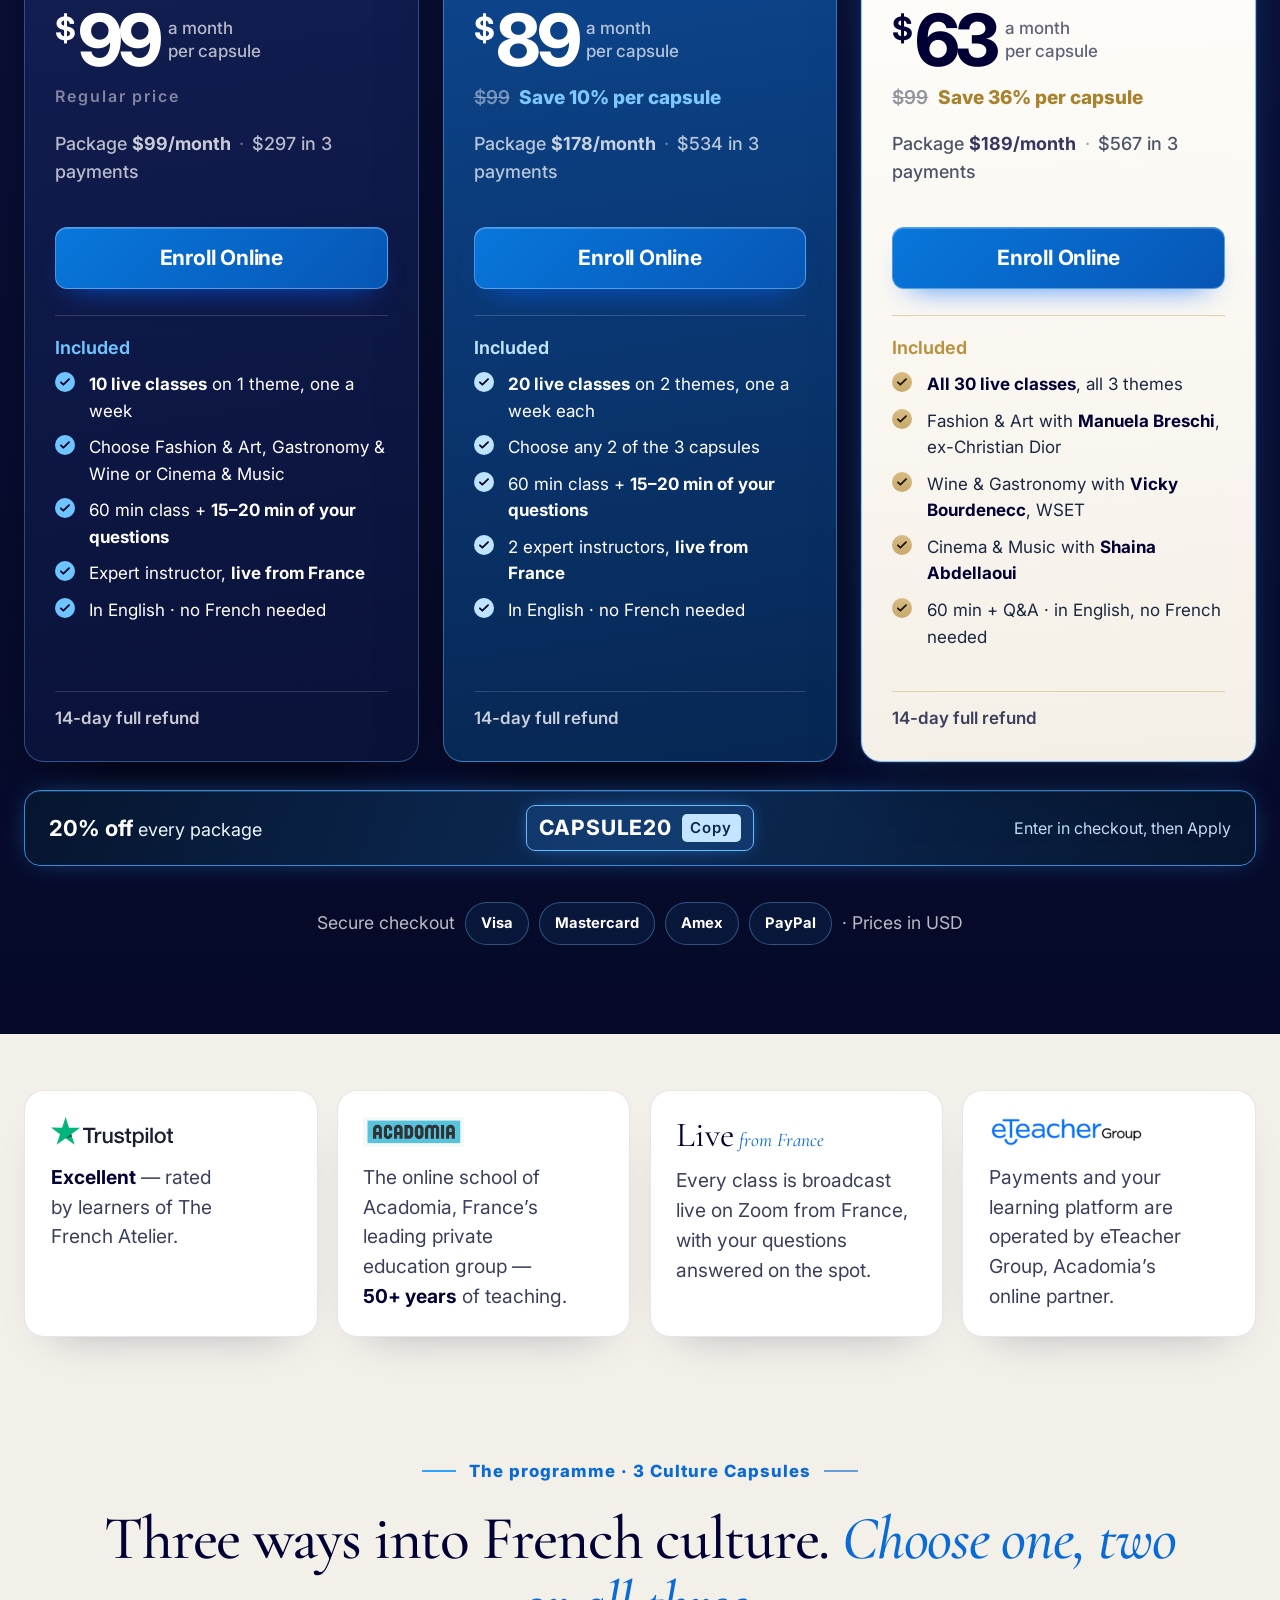
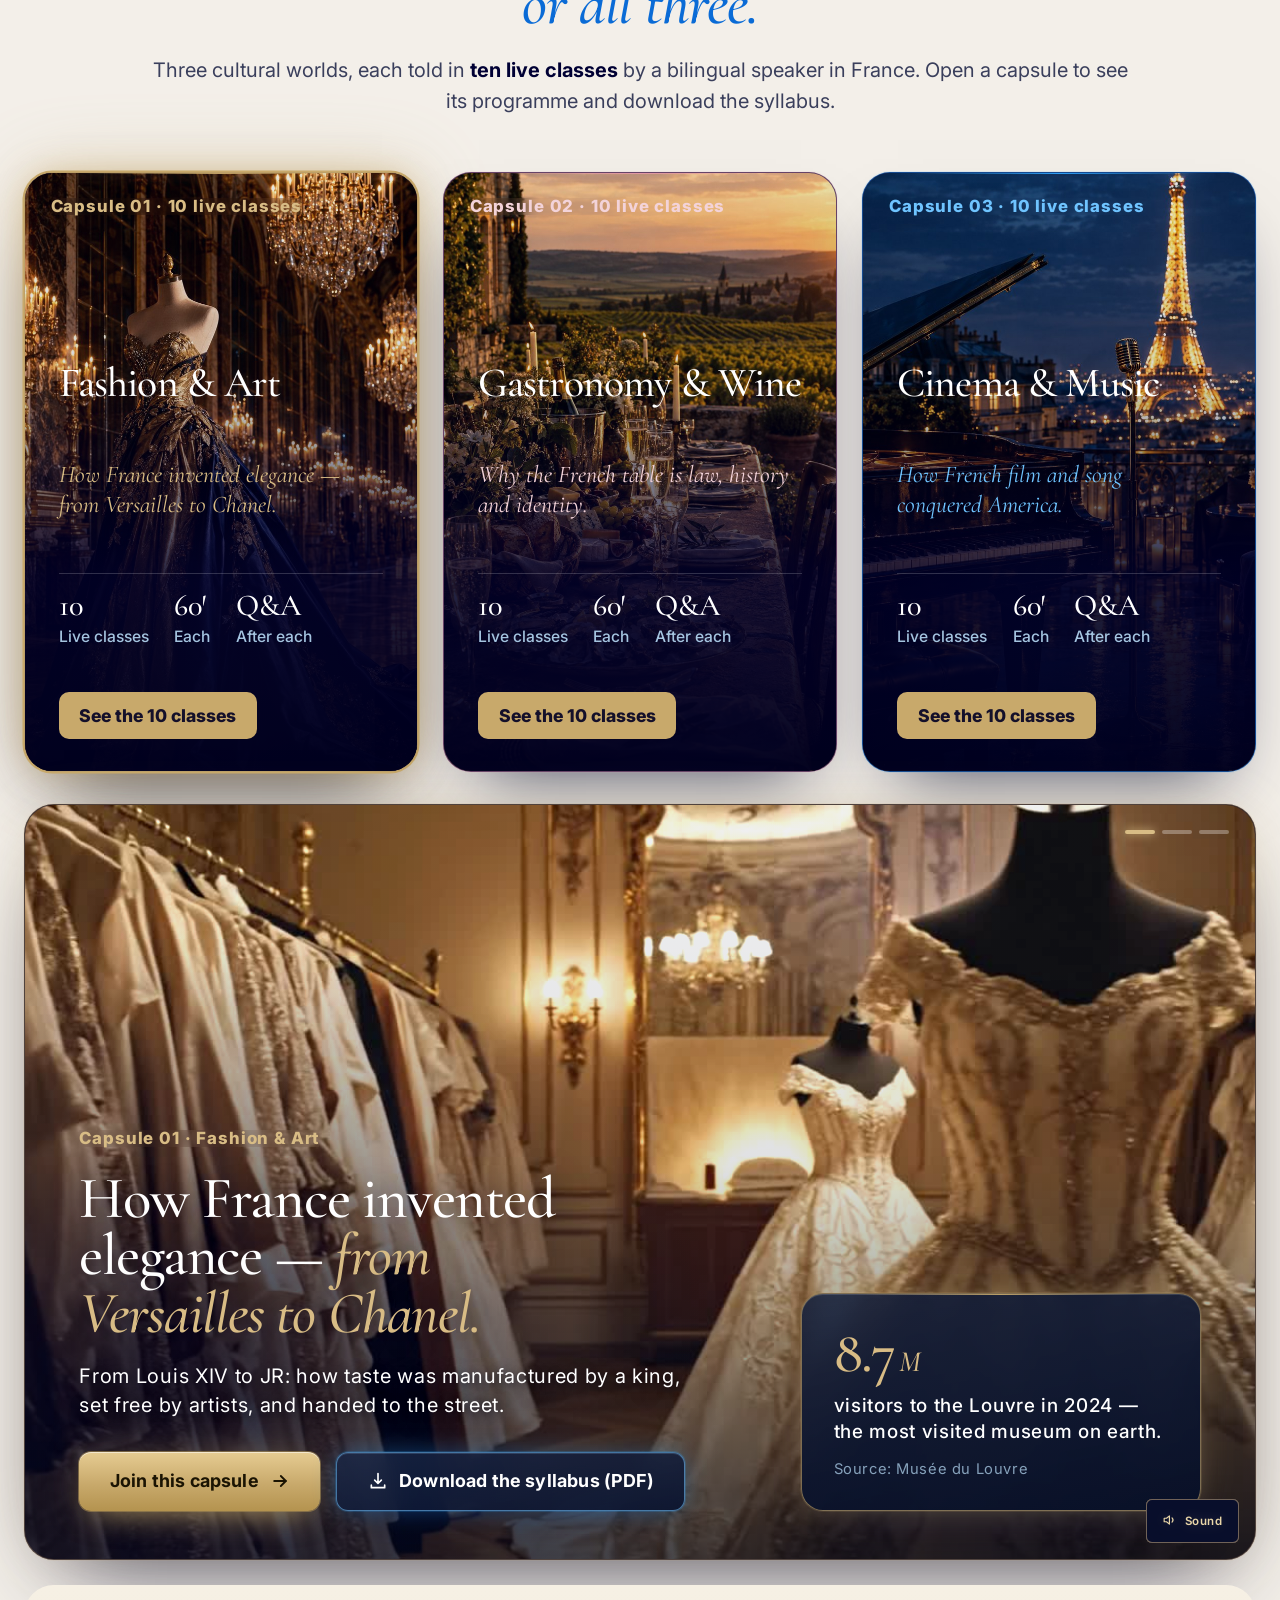
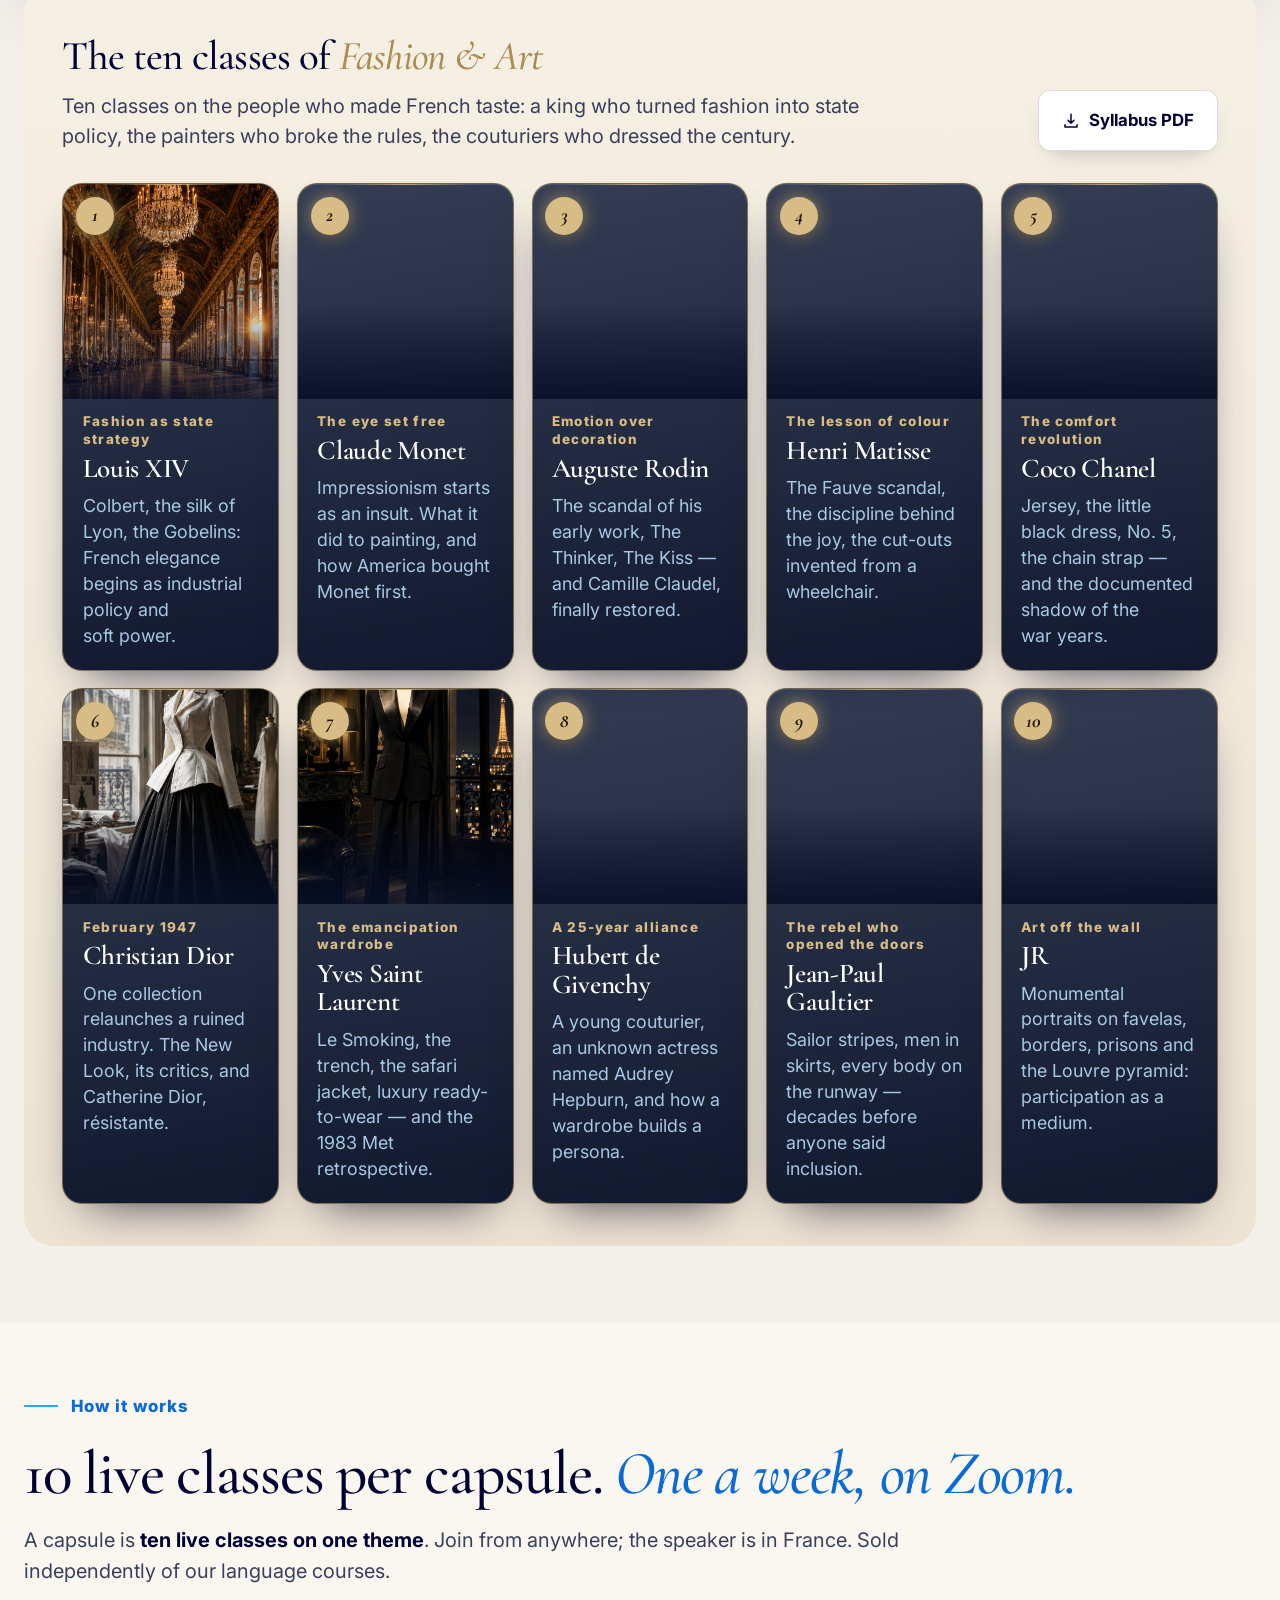
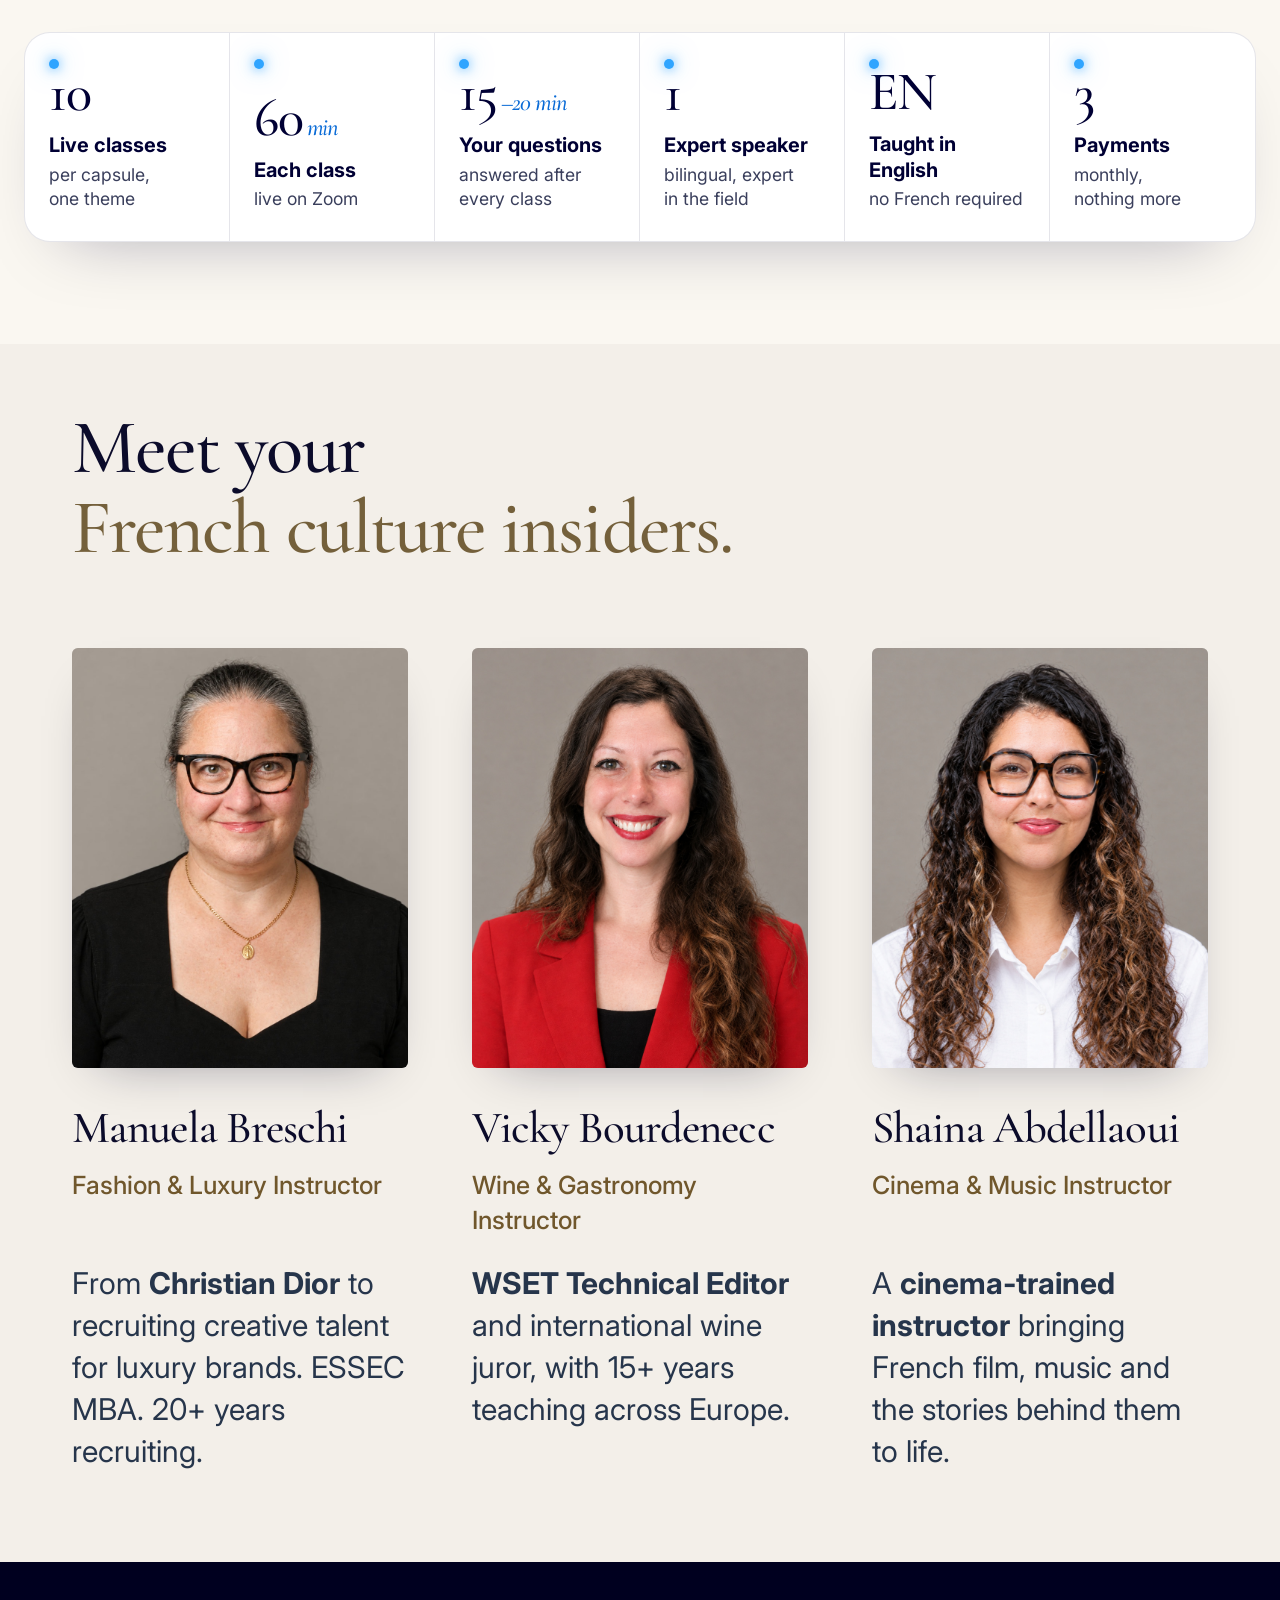
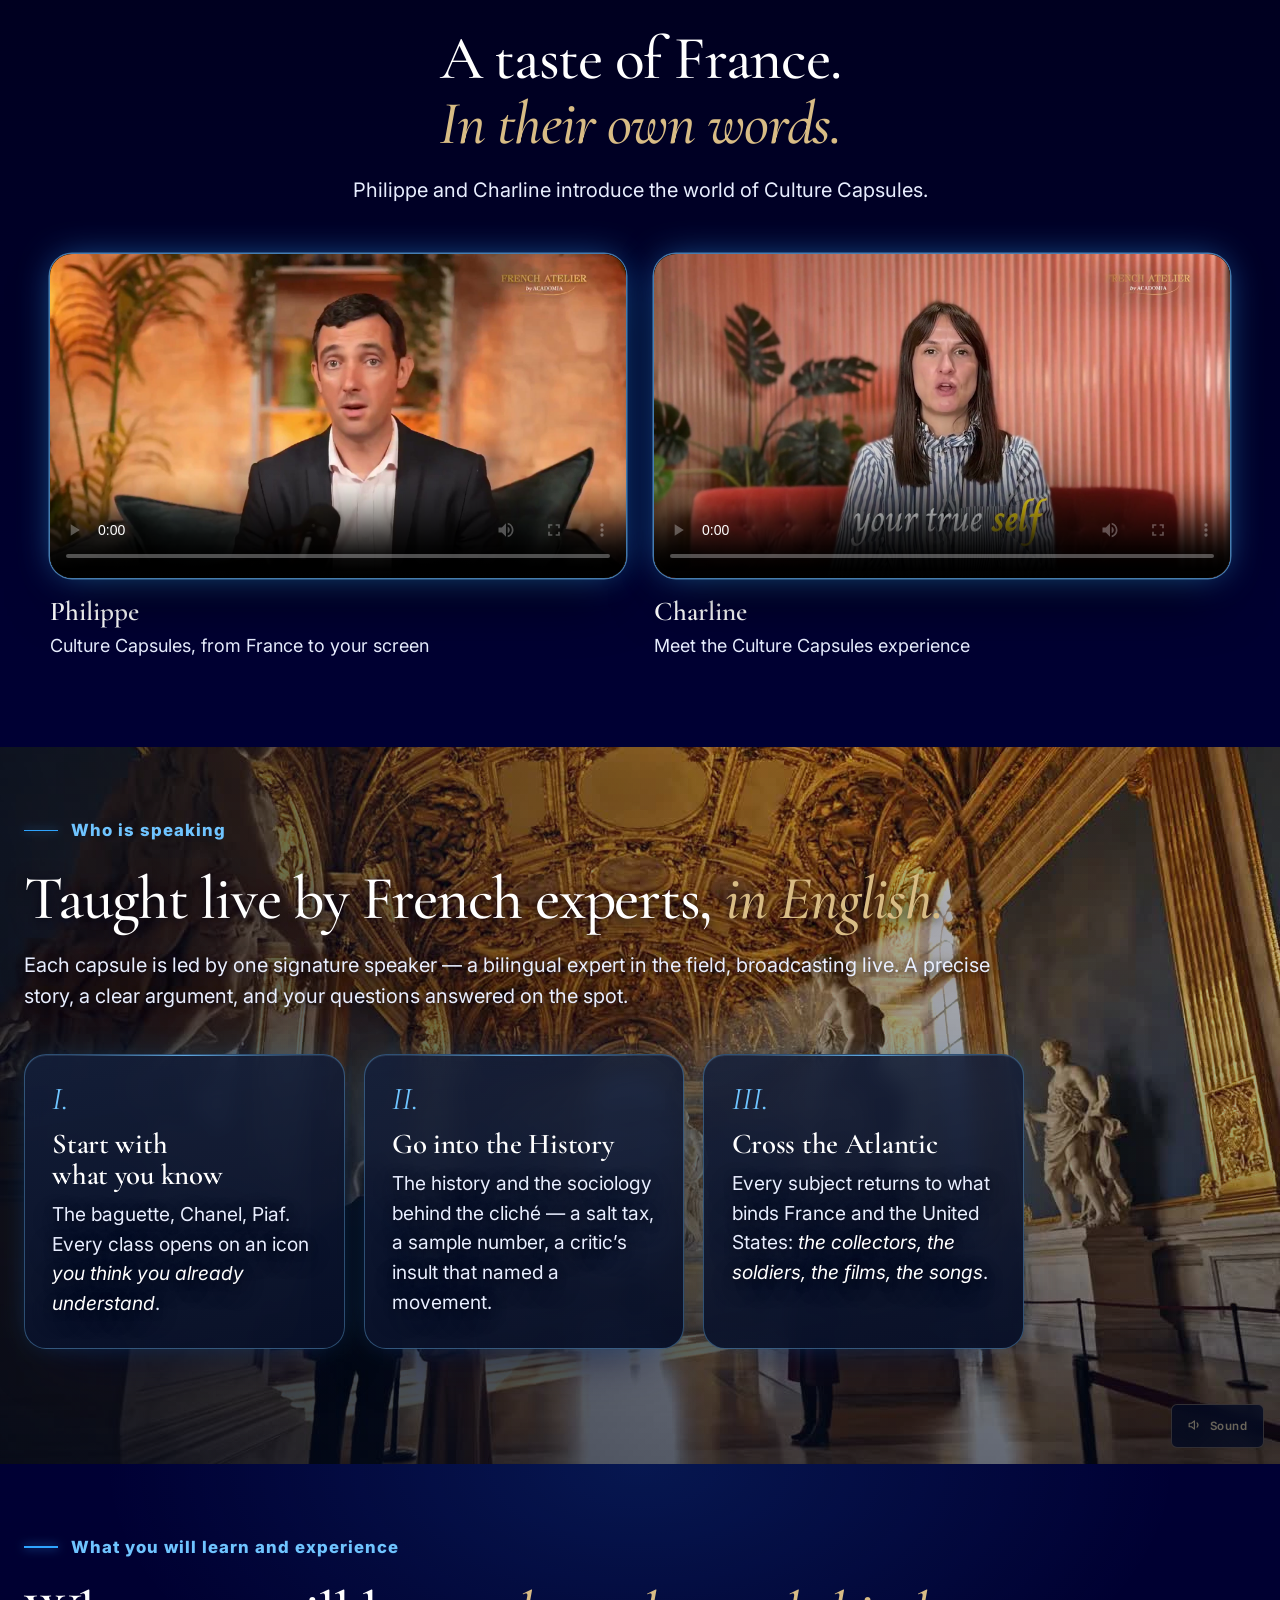
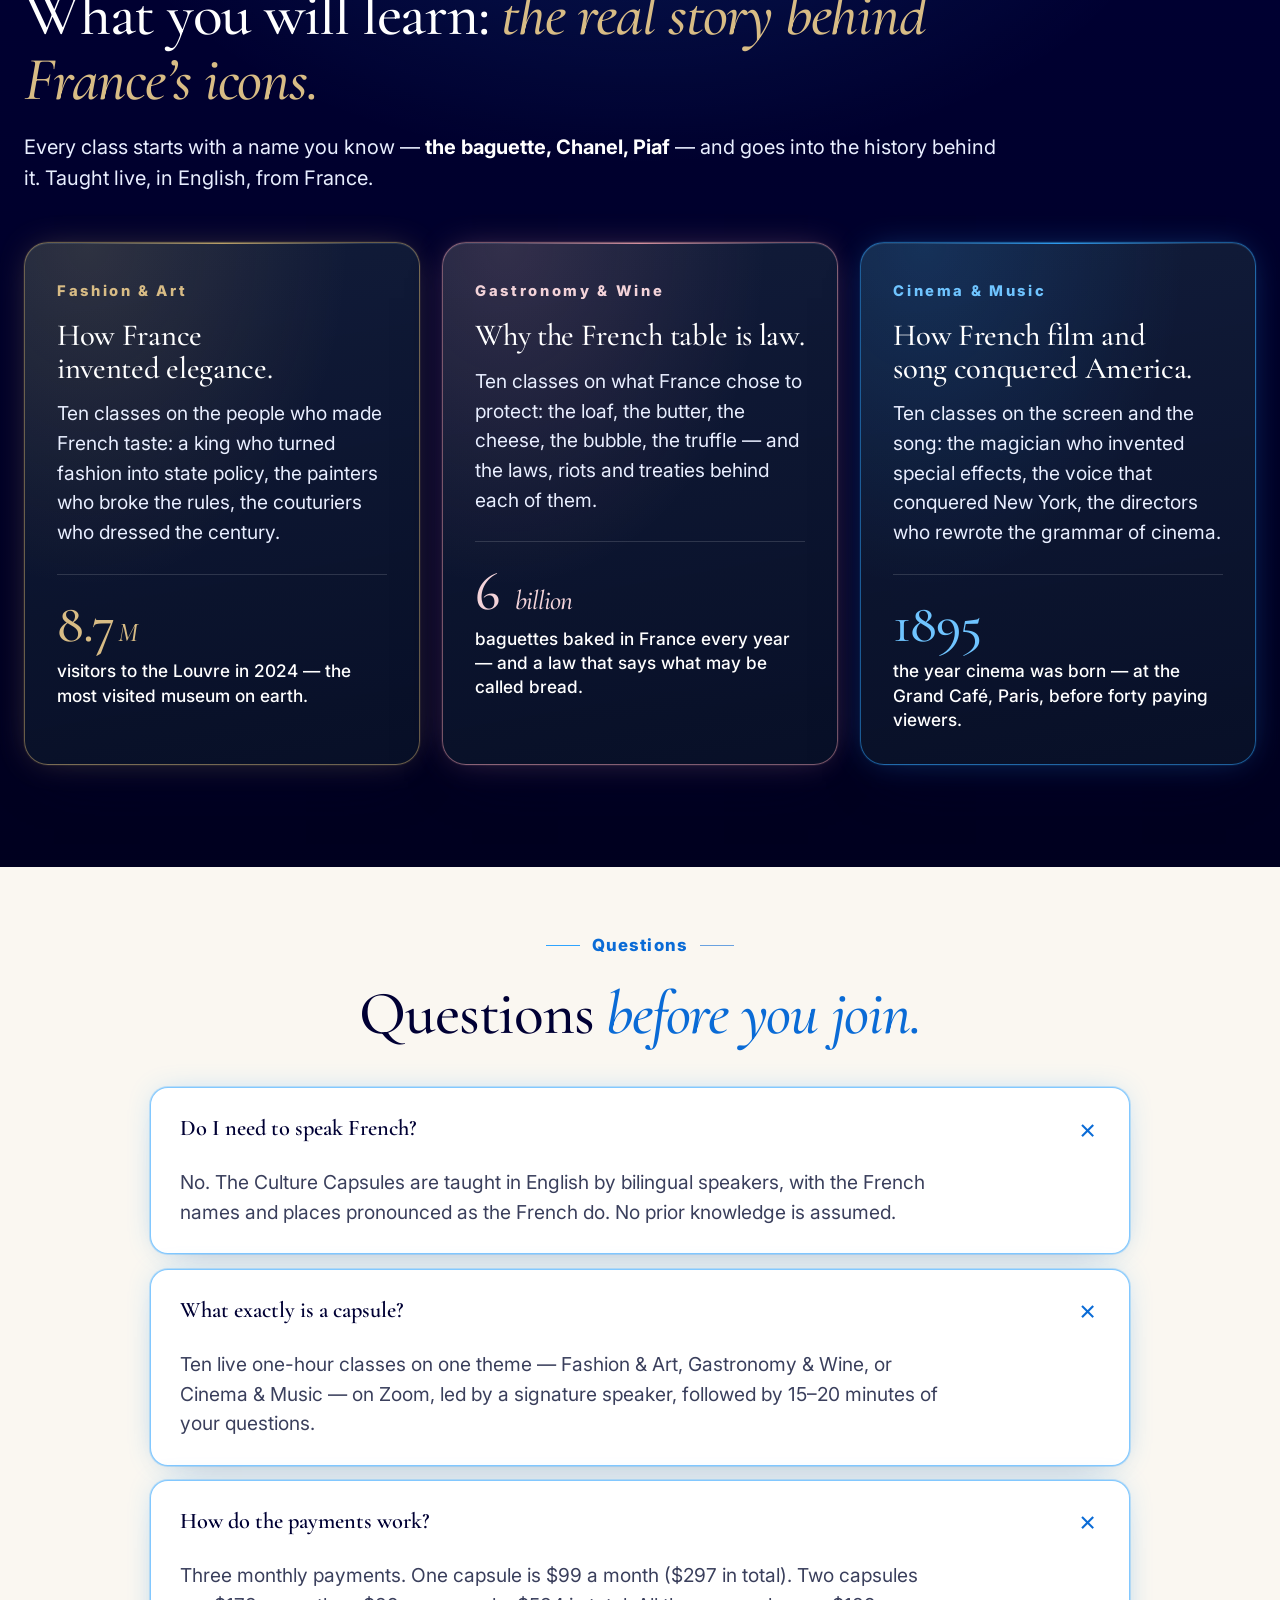
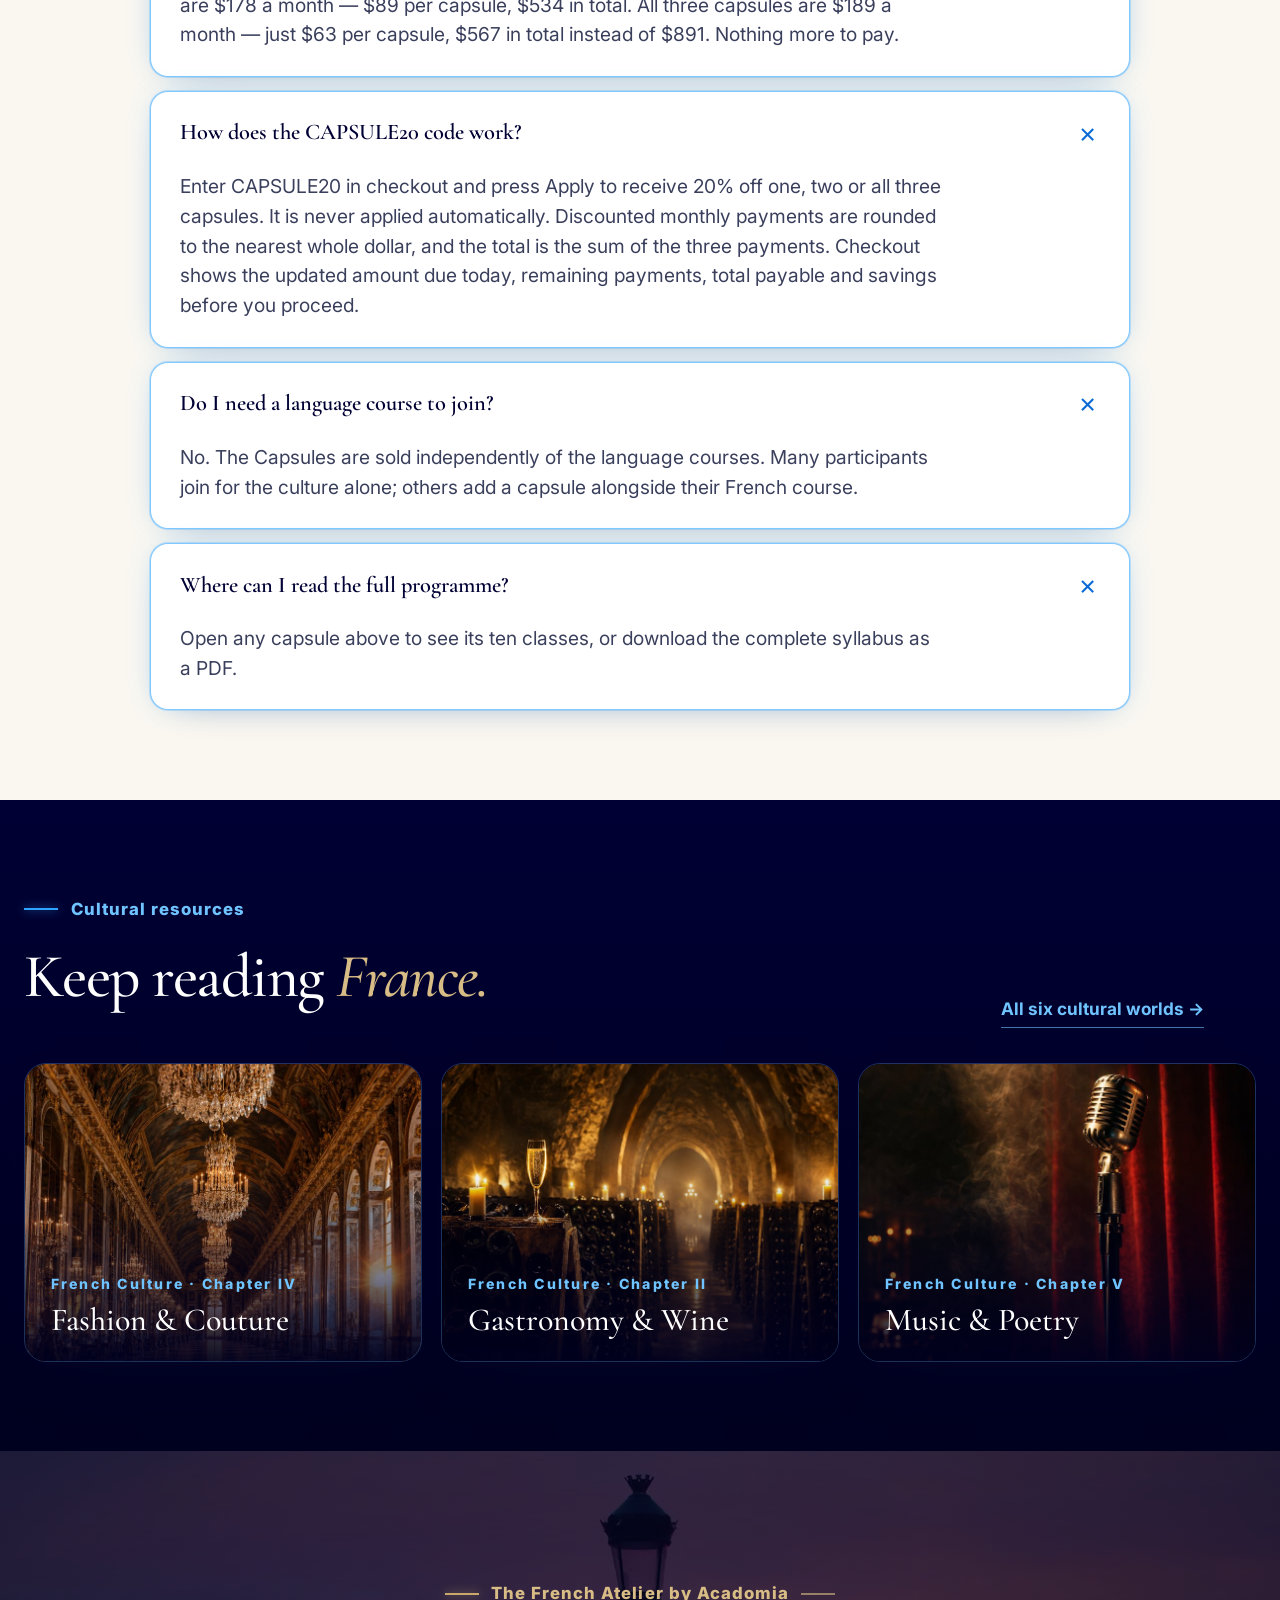
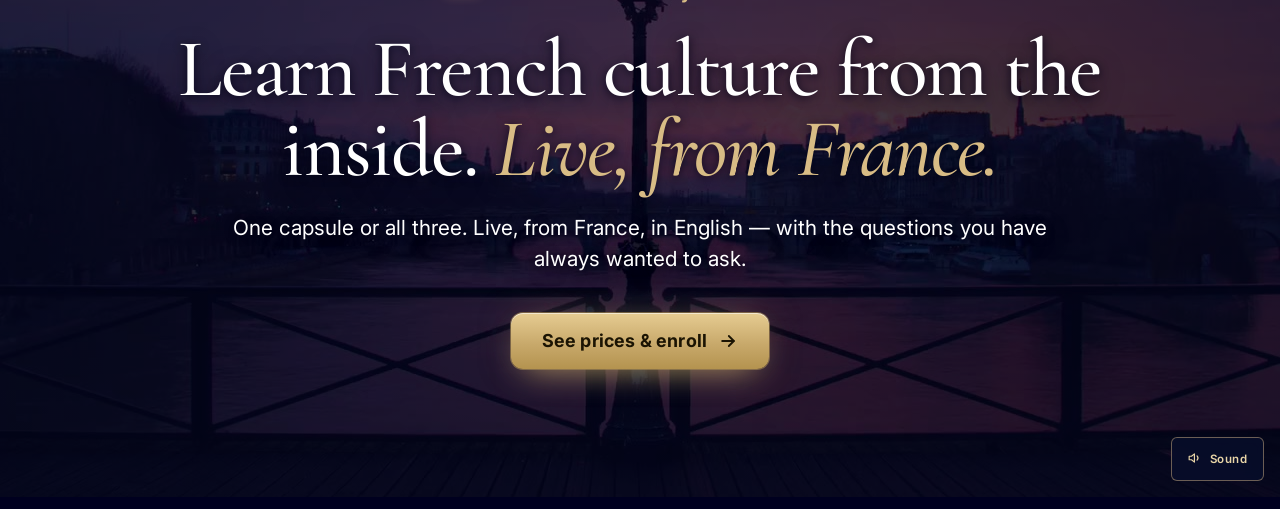
<file: culture-capsules-mobile-preview-20261023/culture-capsules.html>
<!DOCTYPE html>
<html lang="en">
<head>
<meta http-equiv="Content-Security-Policy" content="connect-src 'self' https://ipapi.co; img-src 'self' data: blob:; script-src 'self' 'unsafe-inline'; form-action 'self'; object-src 'none'">
<!-- PREVIEW ONLY: hard kill-switch. Blocks every script/connection/pixel to Meta, the CRM relay and ActiveCampaign even if a guard were bypassed. Not on the live page. -->
<script>/* PREVIEW ONLY: always open in the review/staging mode (tracking off, page not gated). */(function(){var q=location.search;if(!/[?&]fa_review=capsules(&|$)/.test(q)||!/[?&]qa=1(&|$)/.test(q)||!/[?&]env=staging(&|$)/.test(q)){var u=new URL(location.href);u.searchParams.set('fa_review','capsules');u.searchParams.set('qa','1');u.searchParams.set('env','staging');location.replace(u.href);}})();</script>
<script src="js/fa-campaign-access.js?v=20261022-access-review2"></script>
<meta name="robots" content="noindex,nofollow,noarchive">
<meta http-equiv="Cache-Control" content="no-store, no-cache, must-revalidate, max-age=0">
<meta http-equiv="Pragma" content="no-cache">
<meta http-equiv="Expires" content="0">

<meta charset="UTF-8">
<meta name="viewport" content="width=device-width,initial-scale=1,viewport-fit=cover">
<title>Culture Capsules — The French Atelier by Acadomia</title>
<meta name="description" content="Culture Capsules by The French Atelier: live one-hour classes on Fashion &amp; Art, Gastronomy &amp; Wine, Cinema &amp; Music. Ten classes per capsule, in English. Packages from $99 a month before an optional promo code.">
<link rel="preconnect" href="https://fonts.googleapis.com">
<link rel="preconnect" href="https://fonts.gstatic.com" crossorigin>
<link rel="preconnect" href="https://checkout.airwallex.com" crossorigin>
<link rel="preconnect" href="https://fa-leads-proxy.vercel.app" crossorigin>
<link rel="stylesheet" href="css/fa.css?v=1790665240">
<link rel="icon" type="image/svg+xml" href="assets/logo/favicon.svg">
<link rel="stylesheet" href="css/mobile-fix.css?v=1790665240"><link rel="stylesheet" href="css/homepage-mobile-polish.css?v=1790665240">
<meta name="referrer" content="strict-origin-when-cross-origin">
<link rel="stylesheet" href="css/house-style.css?v=1790665240">
<link rel="stylesheet" href="css/enroll-modal.css?v=1790665240">
<link rel="stylesheet" href="css/fa-checkout.css?v=20261020a">
<link rel="stylesheet" href="css/fa-whatsapp.css?v=20261020a">
<link rel="stylesheet" href="css/fa-promo.css?v=20261020-launchfix">
<link rel="stylesheet" href="css/fa-pop.css?v=20261020a">
<link rel="stylesheet" href="css/fa-capsules.css?v=20261020a">
<link rel="stylesheet" href="css/fa-type.css?v=20261020a">
<link rel="stylesheet" href="css/fa-capsules-pricing.css?v=20261020a">
<link rel="stylesheet" href="css/fa-capsules-clarity.css?v=20261020a">
<link rel="stylesheet" href="css/fa-capsules-pricing-v2.css?v=20261020a">
<link rel="stylesheet" href="css/fa-capsules-pricing-v4.css?v=20261020a">
<link rel="stylesheet" href="css/fa-capsules-launch-design.css?v=20261021-display">
<link rel="stylesheet" href="css/fa-capsules-cards-sleek.css?v=20261021e">
<link rel="stylesheet" href="css/fa-capsules-refinement.css?v=20261021-polish">
<link rel="stylesheet" href="css/fa-checkout-refinement.css?v=20261021-polish">
<link rel="stylesheet" href="css/fa-capsules-mobile-preview.css?v=20261023-p1">
</head>
<body id="fa" class="cap-page">

<header class="site-header">
  <div class="wrap nav">
    <a class="nav-logo" href="https://www.frenchatelierlive.com/index.html">
      <img class="nav-logo-img" src="assets/logo/logo-white.png" alt="The French Atelier by Acadomia" width="527" height="165" decoding="async" fetchpriority="high" decoding="async">
    </a>
    <nav class="nav-menu" aria-label="Primary">
      <div class="nav-item">
        <a class="nav-link" href="https://www.frenchatelierlive.com/courses.html">Courses <svg class="nav-caret" viewBox="0 0 10 6"><path d="M1 1l4 4 4-4" stroke="currentColor" fill="none" stroke-width="1.4"/></svg></a>
        <div class="nav-dropdown nav-dropdown-wide">
          <div class="nav-dd-col">
            <span class="nav-dd-head">French Atelier &middot; Structured &middot; A0&rarr;A2.2</span>
            <a href="https://www.frenchatelierlive.com/courses/fa-foundation.html">FA Foundation <em>A0&rarr;A1.1</em></a>
            <a href="https://www.frenchatelierlive.com/courses/fa-beginner.html">FA Beginner <em>A1.1&rarr;A1.2</em></a>
            <a href="https://www.frenchatelierlive.com/courses/fa-elementary.html">FA Elementary <em>A1.2&rarr;A2.1</em></a>
            <a href="https://www.frenchatelierlive.com/courses/fa-intermediate.html">FA Intermediate <em>A2.1&rarr;A2.2</em></a>
            <a href="https://www.frenchatelierlive.com/culture-capsules" class="nav-dd-comingsoon">Culture Capsules <span class="cs-tag">Now Enrolling</span></a>
          </div>
          <div class="nav-dd-col">
            <span class="nav-dd-head">Let&rsquo;s Speak French &middot; Spoken &middot; Conversation</span>
            <a href="https://www.frenchatelierlive.com/courses/lsf-foundation.html">LSF Foundation <em>Spoken</em></a>
            <a href="https://www.frenchatelierlive.com/courses/lsf-beginner.html">LSF Beginner <em>Spoken</em></a>
            <a href="https://www.frenchatelierlive.com/courses/lsf-elementary.html">LSF Elementary <em>Spoken</em></a>

            <span class="nav-dd-divide"></span>
            <a href="https://www.frenchatelierlive.com/courses.html">All Courses</a>
            <a href="https://www.frenchatelierlive.com/map.html">Interactive Map of France</a>
          </div>
        </div>
      </div>
      
      <div class="nav-item"><a class="nav-link" href="https://www.frenchatelierlive.com/how-it-works.html">How It Works</a></div>
      
      <div class="nav-item"><a class="nav-link" href="#offers">Pricing</a></div>
      
      <div class="nav-item"><a class="nav-link" href="https://www.frenchatelierlive.com/method.html">Our Method</a></div>
      
      <div class="nav-item"><a class="nav-link" href="https://www.frenchatelierlive.com/juliane.html">Julien AI Tutor</a></div>
      
      <div class="nav-item"><a class="nav-link" href="https://www.frenchatelierlive.com/culture.html">French Culture</a></div>
      <div class="nav-item">
        <a class="nav-link" href="https://www.frenchatelierlive.com/about.html">About Us <svg class="nav-caret" viewBox="0 0 10 6"><path d="M1 1l4 4 4-4" stroke="currentColor" fill="none" stroke-width="1.4"/></svg></a>
        <div class="nav-dropdown">
          <a href="https://www.frenchatelierlive.com/about.html">About French Atelier</a>
          <a href="https://www.frenchatelierlive.com/acadomia.html">The Acadomia Group</a>
          <a href="#offers">Pricing</a>
          <a href="https://www.frenchatelierlive.com/faq.html">FAQ</a>
          <a href="https://www.frenchatelierlive.com/contact.html">Contact</a>
        </div>
      </div>
      
      
      <a class="btn btn-gold nav-cta" href="#offers">Enroll Now</a>
    </nav>
    <button class="nav-toggle" aria-label="Open menu"><span></span><span></span><span></span></button>
  </div>
</header>

<div class="nav-drawer" aria-hidden="true">
  <button class="nav-drawer-close" aria-label="Close menu">&times;</button>
  <span class="drawer-group-label">Courses</span>
  <div class="drawer-sub">
    <a href="https://www.frenchatelierlive.com/courses.html">All Courses</a>
    <a href="https://www.frenchatelierlive.com/courses/fa-foundation.html">FA Foundation</a>
    <a href="https://www.frenchatelierlive.com/courses/fa-beginner.html">FA Beginner</a>
    <a href="https://www.frenchatelierlive.com/courses/fa-elementary.html">FA Elementary</a>
    <a href="https://www.frenchatelierlive.com/courses/fa-intermediate.html">FA Intermediate</a>
    <a href="https://www.frenchatelierlive.com/courses/lsf-foundation.html">LSF Foundation</a>
    <a href="https://www.frenchatelierlive.com/courses/lsf-beginner.html">LSF Beginner</a>
    <a href="https://www.frenchatelierlive.com/courses/lsf-elementary.html">LSF Elementary</a>
    <a href="https://www.frenchatelierlive.com/map.html">Interactive Map of France</a>
      <a href="https://www.frenchatelierlive.com/culture-capsules" class="drawer-comingsoon">Culture Capsules <span class="cs-tag">Now Enrolling</span></a>
  </div>
  <span class="drawer-group-label">About Us</span>
  <div class="drawer-sub">
    <a href="https://www.frenchatelierlive.com/about.html">About French Atelier</a>
    <a href="https://www.frenchatelierlive.com/acadomia.html">The Acadomia Group</a>
    <a href="#offers">Pricing</a>
    <a href="https://www.frenchatelierlive.com/faq.html">FAQ</a>
    <a href="https://www.frenchatelierlive.com/contact.html">Contact</a>
  </div>
  <a href="https://www.frenchatelierlive.com/method.html">Our Method</a>
  <a href="#offers">Pricing</a>
  <a href="https://www.frenchatelierlive.com/how-it-works.html">How It Works</a>
  <a href="https://www.frenchatelierlive.com/juliane.html">Julien AI Tutor</a>
  <a href="https://www.frenchatelierlive.com/culture.html">French Culture</a>
  <a href="#offers" class="btn btn-gold" style="margin-top:1.6rem">Enroll Now</a>
</div>


<!-- ===== HERO ===== -->
<section class="kps-hero" id="top">
  <div class="bg">
    <video data-theme="fashion" muted loop playsinline preload="auto" poster="assets/video/capsule-hero-couture-poster.jpg"><source src="assets/video/capsule-hero-couture.mp4" type="video/mp4"></video>
    <video data-theme="gastro" muted loop playsinline preload="auto" poster="assets/video/capsule-hero-crayere-poster.jpg"><source src="assets/video/capsule-hero-crayere.mp4" type="video/mp4"></video>
    <video class="is-on" data-theme="cinema" autoplay muted loop playsinline preload="auto" poster="assets/video/capsule-hero-garnier-poster.jpg"><source src="assets/video/capsule-hero-garnier.mp4" type="video/mp4"></video>
  </div>
  <div class="kps-wrap">
    <div class="kps-reel" role="tablist" aria-label="Three Culture Capsules">
      <span class="kps-pill w-fashion" role="tab" data-theme="fashion"><i></i>Fashion &amp; Art</span>
      <span class="kps-pill w-gastro" role="tab" data-theme="gastro"><i></i>Gastronomy &amp; Wine</span>
      <span class="kps-pill w-cinema is-on" role="tab" data-theme="cinema"><i></i>Cinema &amp; Music</span>
    </div>
    <span class="kpx-eyebrow">Live online French culture programme &middot; by The French Atelier &amp; Acadomia</span>
    <h1 class="kps-h1">Learn French culture from the inside.<br><span class="gi">Live online, from France.</span></h1>
    <p class="sub"><b>3 Culture Capsules, 10 live Zoom classes each</b>, led by French experts: Fashion &amp; Art, Gastronomy &amp; Wine, Cinema &amp; Music. Taught in English. Choose one, two or all three. <b>From $63 a month per capsule, 3 monthly payments.</b></p>
    <div class="cta">
      <a class="kps-btn kps-btn-gold" href="#offers">See prices &amp; enroll <svg viewBox="0 0 24 24" fill="none" stroke="currentColor" stroke-width="2.2" stroke-linecap="round" stroke-linejoin="round"><path d="M5 12h14"/><path d="M13 6l6 6-6 6"/></svg></a>
      <a class="kps-btn kps-btn-light" href="#watch">Watch the Culture Capsules films</a>
      <span class="tp"><img src="assets/logo/trustpilot-logo.svg" alt="Trustpilot"><span class="stars"><i></i><i></i><i></i><i></i><i></i></span>Excellent</span>
    </div>
    <p class="fa-refund-banner">14-day full refund</p>
    <div class="kps-stats">
      <div><b>30</b><span>live classes</span></div>
      <div><b>3</b><span>cultural worlds</span></div>
      <div><b>60<small>min</small></b><span>each, plus your questions</span></div>
      <div><b>Live</b><span>from France, in English</span></div>
    </div>
  </div>
</section>

<!-- ===== PRICING (moved up in preview) ===== -->
<section class="kps-pricing kpz-pricing" id="offers">
  <div class="kps-wrap">
    <div class="head"><span class="kps-kicker center">Prices &amp; enrollment</span><h2 class="kps-h2">Choose your package.</h2><p class="kps-sub">Pay in 3 monthly payments. Nothing more to pay. <b>Buy all three and the price drops from $99 to $63 per capsule.</b></p></div>
    <div class="kpx-plans kpz-grid">
      <article class="kpz-card fa-cap-offer kpz-one" data-plan="capsule-1">
        <div class="kpz-top"><span class="kpz-num">01</span><h3 class="kpz-name">One capsule</h3><p class="kpz-sub">10 live classes on 1 theme</p></div>
        <div class="kpz-pricebox">
          <div class="kpz-price"><span class="kpz-cur">$</span><span class="kpz-amt">99</span><span class="kpz-unit">a month<br>per capsule</span></div>
          <p class="kpz-percap"><span class="kpz-reg2">Regular price</span></p>
        </div>
        <p class="kpz-pay">Package <b>$99/month</b> <span class="kpz-dot">&middot;</span> $297 in 3 payments</p>
        <button type="button" class="kpz-cta" data-fa-buy="capsule-1">Choose one capsule <svg viewBox="0 0 24 24" fill="none" stroke="currentColor" stroke-width="2.4" stroke-linecap="round" stroke-linejoin="round" aria-hidden="true"><path d="M5 12h14"/><path d="M13 6l6 6-6 6"/></svg></button>
        <p class="kpz-inc">Included</p>
        <ul class="kpz-feats"><li><svg viewBox="0 0 24 24" aria-hidden="true"><path d="M5 12.5l4.2 4.2L19 7" fill="none" stroke="currentColor" stroke-width="3" stroke-linecap="round" stroke-linejoin="round"/></svg><span><b>10 live classes</b> on 1 theme, one a week</span></li><li><svg viewBox="0 0 24 24" aria-hidden="true"><path d="M5 12.5l4.2 4.2L19 7" fill="none" stroke="currentColor" stroke-width="3" stroke-linecap="round" stroke-linejoin="round"/></svg><span>Choose Fashion &amp; Art, Gastronomy &amp; Wine or Cinema &amp; Music</span></li><li><svg viewBox="0 0 24 24" aria-hidden="true"><path d="M5 12.5l4.2 4.2L19 7" fill="none" stroke="currentColor" stroke-width="3" stroke-linecap="round" stroke-linejoin="round"/></svg><span>60 min class + <b>15–20 min of your questions</b></span></li><li><svg viewBox="0 0 24 24" aria-hidden="true"><path d="M5 12.5l4.2 4.2L19 7" fill="none" stroke="currentColor" stroke-width="3" stroke-linecap="round" stroke-linejoin="round"/></svg><span>Expert instructor, <b>live from France</b></span></li><li><svg viewBox="0 0 24 24" aria-hidden="true"><path d="M5 12.5l4.2 4.2L19 7" fill="none" stroke="currentColor" stroke-width="3" stroke-linecap="round" stroke-linejoin="round"/></svg><span>In English · no French needed</span></li></ul>
        <p class="kpz-per fa-refund">14-day full refund</p>
      </article>
      <article class="kpz-card fa-cap-offer kpz-all" data-plan="capsule-3"><div class="kpz-badge">Best value</div>
        <div class="kpz-top"><span class="kpz-num">02</span><h3 class="kpz-name">All three capsules</h3><p class="kpz-sub">30 live classes on all 3 themes</p></div>
        <div class="kpz-pricebox">
          <div class="kpz-price"><span class="kpz-cur">$</span><span class="kpz-amt">63</span><span class="kpz-unit">a month<br>per capsule</span></div>
          <p class="kpz-percap"><s>$99</s> <span class="kpz-off">Save 36% per capsule</span></p>
        </div>
        <p class="kpz-pay">Package <b>$189/month</b> <span class="kpz-dot">&middot;</span> $567 in 3 payments</p>
        <button type="button" class="kpz-cta" data-fa-buy="capsule-3">Get all three capsules <svg viewBox="0 0 24 24" fill="none" stroke="currentColor" stroke-width="2.4" stroke-linecap="round" stroke-linejoin="round" aria-hidden="true"><path d="M5 12h14"/><path d="M13 6l6 6-6 6"/></svg></button>
        <p class="kpz-inc">Included</p>
        <ul class="kpz-feats"><li><svg viewBox="0 0 24 24" aria-hidden="true"><path d="M5 12.5l4.2 4.2L19 7" fill="none" stroke="currentColor" stroke-width="3" stroke-linecap="round" stroke-linejoin="round"/></svg><span><b>All 30 live classes</b>, all 3 themes</span></li><li><svg viewBox="0 0 24 24" aria-hidden="true"><path d="M5 12.5l4.2 4.2L19 7" fill="none" stroke="currentColor" stroke-width="3" stroke-linecap="round" stroke-linejoin="round"/></svg><span>Fashion &amp; Art with <b>Manuela Breschi</b>, ex-Christian Dior</span></li><li><svg viewBox="0 0 24 24" aria-hidden="true"><path d="M5 12.5l4.2 4.2L19 7" fill="none" stroke="currentColor" stroke-width="3" stroke-linecap="round" stroke-linejoin="round"/></svg><span>Wine &amp; Gastronomy with <b>Vicky Bourdenecc</b>, WSET</span></li><li><svg viewBox="0 0 24 24" aria-hidden="true"><path d="M5 12.5l4.2 4.2L19 7" fill="none" stroke="currentColor" stroke-width="3" stroke-linecap="round" stroke-linejoin="round"/></svg><span>Cinema &amp; Music with <b>Shaina Abdellaoui</b></span></li><li><svg viewBox="0 0 24 24" aria-hidden="true"><path d="M5 12.5l4.2 4.2L19 7" fill="none" stroke="currentColor" stroke-width="3" stroke-linecap="round" stroke-linejoin="round"/></svg><span>60 min + Q&amp;A · in English, no French needed</span></li></ul>
        <p class="kpz-per fa-refund">14-day full refund</p>
      </article>
      <article class="kpz-card fa-cap-offer kpz-two" data-plan="capsule-2">
        <div class="kpz-top"><span class="kpz-num">03</span><h3 class="kpz-name">Two capsules</h3><p class="kpz-sub">20 live classes on 2 themes</p></div>
        <div class="kpz-pricebox">
          <div class="kpz-price"><span class="kpz-cur">$</span><span class="kpz-amt">89</span><span class="kpz-unit">a month<br>per capsule</span></div>
          <p class="kpz-percap"><s>$99</s> <span class="kpz-off">Save 10% per capsule</span></p>
        </div>
        <p class="kpz-pay">Package <b>$178/month</b> <span class="kpz-dot">&middot;</span> $534 in 3 payments</p>
        <button type="button" class="kpz-cta" data-fa-buy="capsule-2">Choose two capsules <svg viewBox="0 0 24 24" fill="none" stroke="currentColor" stroke-width="2.4" stroke-linecap="round" stroke-linejoin="round" aria-hidden="true"><path d="M5 12h14"/><path d="M13 6l6 6-6 6"/></svg></button>
        <p class="kpz-inc">Included</p>
        <ul class="kpz-feats"><li><svg viewBox="0 0 24 24" aria-hidden="true"><path d="M5 12.5l4.2 4.2L19 7" fill="none" stroke="currentColor" stroke-width="3" stroke-linecap="round" stroke-linejoin="round"/></svg><span><b>20 live classes</b> on 2 themes, one a week each</span></li><li><svg viewBox="0 0 24 24" aria-hidden="true"><path d="M5 12.5l4.2 4.2L19 7" fill="none" stroke="currentColor" stroke-width="3" stroke-linecap="round" stroke-linejoin="round"/></svg><span>Choose any 2 of the 3 capsules</span></li><li><svg viewBox="0 0 24 24" aria-hidden="true"><path d="M5 12.5l4.2 4.2L19 7" fill="none" stroke="currentColor" stroke-width="3" stroke-linecap="round" stroke-linejoin="round"/></svg><span>60 min class + <b>15–20 min of your questions</b></span></li><li><svg viewBox="0 0 24 24" aria-hidden="true"><path d="M5 12.5l4.2 4.2L19 7" fill="none" stroke="currentColor" stroke-width="3" stroke-linecap="round" stroke-linejoin="round"/></svg><span>2 expert instructors, <b>live from France</b></span></li><li><svg viewBox="0 0 24 24" aria-hidden="true"><path d="M5 12.5l4.2 4.2L19 7" fill="none" stroke="currentColor" stroke-width="3" stroke-linecap="round" stroke-linejoin="round"/></svg><span>In English · no French needed</span></li></ul>
        <p class="kpz-per fa-refund">14-day full refund</p>
      </article>
    </div>
    <div class="kpz-promo" role="note">
      <p class="kpz-promo-offer"><strong>20% off</strong> <span class="kpz-promo-detail">every package</span></p>
      <button type="button" class="kpx-code kpz-code" data-code="CAPSULE20" aria-label="Copy promo code CAPSULE20"><b>CAPSULE20</b><span class="cp">Copy</span></button>
      <span class="kpz-promo-msg">Enter in checkout, then Apply</span>
    </div>
    <div class="kps-pay kpz-pay-row"><span>Secure checkout</span><span class="chip">Visa</span><span class="chip">Mastercard</span><span class="chip">Amex</span><span class="chip">PayPal</span><span>&middot; Prices in USD</span></div>
  </div>
</section>

<!-- ===== TRUST ===== -->
<section class="kps-trust">
  <div class="kps-wrap">
    <div class="row">
      <div class="t"><img src="assets/logo/trustpilot-logo-dark.svg" alt="Trustpilot"><p><strong>Excellent</strong> — rated by learners of The French Atelier.</p></div>
      <div class="t"><img src="assets/logo/acadomia-blue.png" alt="Acadomia"><p>The online school of Acadomia, France’s leading private education group — <strong>50+ years</strong> of teaching.</p></div>
      <div class="t"><div class="n">Live<small> from France</small></div><p>Every class is broadcast live on Zoom from France, with your questions answered on the spot.</p></div>
      <div class="t"><img src="assets/logo/eteacher-group-color.png" alt="eTeacher Group"><p>Payments and your learning platform are operated by eTeacher Group, Acadomia’s online partner.</p></div>
    </div>
  </div>
</section>

<!-- ===== THREE CAPSULES ===== -->
<section class="kps-three" id="capsules">
  <div class="kps-wrap">
    <div class="head"><span class="kps-kicker dark center">The programme &middot; 3 Culture Capsules</span><h2 class="kps-h2 dark">Three ways into French culture. <span class="gi">Choose one, two or all three.</span></h2><p class="kps-sub dark">Three cultural worlds, each told in <b>ten live classes</b> by a bilingual speaker in France. Open a capsule to see its programme and download the syllabus.</p></div>
    <div class="kps-cards">
      <div role="button" tabindex="0" class="kps-card w-fashion" data-pack="fashion" aria-expanded="false" aria-controls="kps-reveal-fashion">
        <span class="ph"><img src="assets/capsules/gen/card-fashion.jpg" alt="" loading="lazy" decoding="async"></span>
        <span class="eyebrow kps-pill"><i></i>Capsule 01 &middot; 10 live classes</span>
        <span class="title">Fashion &amp; Art</span>
        <span class="what">How France invented elegance — from Versailles to Chanel.</span>
        <span class="meta"><span><b>10</b><small>Live classes</small></span><span><b>60′</b><small>Each</small></span><span><b>Q&amp;A</b><small>After each</small></span></span>
        <span class="action kps-pill">See the 10 classes <i><svg viewBox="0 0 16 16"><polyline points="3,6 8,11 13,6"/></svg></i></span>
      </div>
      <div role="button" tabindex="0" class="kps-card w-gastro" data-pack="gastro" aria-expanded="false" aria-controls="kps-reveal-gastro">
        <span class="ph"><img src="assets/capsules/gen/card-gastro.jpg" alt="" loading="lazy" decoding="async"></span>
        <span class="eyebrow kps-pill"><i></i>Capsule 02 &middot; 10 live classes</span>
        <span class="title">Gastronomy &amp; Wine</span>
        <span class="what">Why the French table is law, history and identity.</span>
        <span class="meta"><span><b>10</b><small>Live classes</small></span><span><b>60′</b><small>Each</small></span><span><b>Q&amp;A</b><small>After each</small></span></span>
        <span class="action kps-pill">See the 10 classes <i><svg viewBox="0 0 16 16"><polyline points="3,6 8,11 13,6"/></svg></i></span>
      </div>
      <div role="button" tabindex="0" class="kps-card w-cinema" data-pack="cinema" aria-expanded="false" aria-controls="kps-reveal-cinema">
        <span class="ph"><img src="assets/capsules/gen/card-cinema.jpg" alt="" loading="lazy" decoding="async"></span>
        <span class="eyebrow kps-pill"><i></i>Capsule 03 &middot; 10 live classes</span>
        <span class="title">Cinema &amp; Music</span>
        <span class="what">How French film and song conquered America.</span>
        <span class="meta"><span><b>10</b><small>Live classes</small></span><span><b>60′</b><small>Each</small></span><span><b>Q&amp;A</b><small>After each</small></span></span>
        <span class="action kps-pill">See the 10 classes <i><svg viewBox="0 0 16 16"><polyline points="3,6 8,11 13,6"/></svg></i></span>
      </div>
    </div>
    <div class="kps-reveal w-fashion" id="kps-reveal-fashion" data-pack="fashion">
      <div class="kps-stage">
        <video class="is-on" muted loop playsinline preload="none" poster="assets/video/pillar-fashion-poster.jpg"><source data-src="assets/video/pillar-fashion.mp4" type="video/mp4"></video><video class="" muted loop playsinline preload="none" poster="assets/video/pillar-art-poster.jpg"><source data-src="assets/video/pillar-art.mp4" type="video/mp4"></video><video class="" muted loop playsinline preload="none" poster="assets/video/pillar-tradition-v2-poster.jpg?v=20261013a"><source data-src="assets/video/pillar-tradition-v2.mp4?v=20261013a" type="video/mp4"></video><div class="reel" aria-hidden="true"><i class="is-on"></i><i class=""></i><i class=""></i></div>
        <div class="inner">
          <div>
            <span class="eyebrow kps-pill"><i></i>Capsule 01 &middot; Fashion &amp; Art</span>
            <h3>How France invented elegance — <span class="gi">from Versailles to Chanel.</span></h3>
            <p>From Louis XIV to JR: how taste was manufactured by a king, set free by artists, and handed to the street.</p>
            <div class="acts"><a class="kps-btn kps-btn-gold" href="#offers">Join this capsule <svg viewBox="0 0 24 24" fill="none" stroke="currentColor" stroke-width="2.2" stroke-linecap="round" stroke-linejoin="round"><path d="M5 12h14"/><path d="M13 6l6 6-6 6"/></svg></a><a class="kps-btn kps-btn-light" href="https://www.frenchatelierlive.com/downloads/culture-capsules-syllabus.pdf" target="_blank" rel="noopener"><svg viewBox="0 0 24 24" fill="none" stroke="currentColor" stroke-width="2" stroke-linecap="round" stroke-linejoin="round"><path d="M12 3v12m0 0l-4-4m4 4l4-4M4 17v3h16v-3"/></svg> Download the syllabus (PDF)</a></div>
          </div>
          <div class="kps-stat"><b>8.7<small>M</small></b><span>visitors to the Louvre in 2024 — the most visited museum on earth.</span><em>Source: Musée du Louvre</em></div>
        </div>
      </div>
      <div class="kps-lessons">
        <div class="lhead"><div><h4>The ten classes of <em>Fashion &amp; Art</em></h4><p>Ten classes on the people who made French taste: a king who turned fashion into state policy, the painters who broke the rules, the couturiers who dressed the century.</p></div><a class="dl" href="https://www.frenchatelierlive.com/downloads/culture-capsules-syllabus.pdf" target="_blank" rel="noopener"><svg viewBox="0 0 24 24" fill="none" stroke="currentColor" stroke-width="2" stroke-linecap="round" stroke-linejoin="round"><path d="M12 3v12m0 0l-4-4m4 4l4-4M4 17v3h16v-3"/></svg>Syllabus PDF</a></div>
        <div class="kps-grid">
          <article class="kps-tile"><div class="img"><img src="assets/capsules/gen/fa-01-louis.jpg" alt="Louis XIV" loading="lazy" decoding="async"><span class="n">1</span></div><div class="body"><span class="sub">Fashion as state strategy</span><h5>Louis XIV</h5><p>Colbert, the silk of Lyon, the Gobelins: French elegance begins as industrial policy and soft power.</p></div></article>
          <article class="kps-tile"><div class="img"><img src="assets/capsules/gen/fa-02-monet.jpg" alt="Claude Monet" loading="lazy" decoding="async"><span class="n">2</span></div><div class="body"><span class="sub">The eye set free</span><h5>Claude Monet</h5><p>Impressionism starts as an insult. What it did to painting, and how America bought Monet first.</p></div></article>
          <article class="kps-tile"><div class="img"><img src="assets/capsules/gen/fa-03-rodin.jpg?v=20261013a" alt="Auguste Rodin" loading="lazy" decoding="async"><span class="n">3</span></div><div class="body"><span class="sub">Emotion over decoration</span><h5>Auguste Rodin</h5><p>The scandal of his early work, The Thinker, The Kiss — and Camille Claudel, finally restored.</p></div></article>
          <article class="kps-tile"><div class="img"><img src="assets/capsules/gen/fa-04-matisse.jpg" alt="Henri Matisse" loading="lazy" decoding="async"><span class="n">4</span></div><div class="body"><span class="sub">The lesson of colour</span><h5>Henri Matisse</h5><p>The Fauve scandal, the discipline behind the joy, the cut-outs invented from a wheelchair.</p></div></article>
          <article class="kps-tile"><div class="img"><img src="assets/capsules/gen/fa-05-chanel.jpg" alt="Coco Chanel" loading="lazy" decoding="async"><span class="n">5</span></div><div class="body"><span class="sub">The comfort revolution</span><h5>Coco Chanel</h5><p>Jersey, the little black dress, No. 5, the chain strap — and the documented shadow of the war years.</p></div></article>
          <article class="kps-tile"><div class="img"><img src="assets/capsules/gen/fa-06-dior.jpg" alt="Christian Dior" loading="lazy" decoding="async"><span class="n">6</span></div><div class="body"><span class="sub">February 1947</span><h5>Christian Dior</h5><p>One collection relaunches a ruined industry. The New Look, its critics, and Catherine Dior, résistante.</p></div></article>
          <article class="kps-tile"><div class="img"><img src="assets/capsules/gen/fa-07-ysl.jpg" alt="Yves Saint Laurent" loading="lazy" decoding="async"><span class="n">7</span></div><div class="body"><span class="sub">The emancipation wardrobe</span><h5>Yves Saint Laurent</h5><p>Le Smoking, the trench, the safari jacket, luxury ready-to-wear — and the 1983 Met retrospective.</p></div></article>
          <article class="kps-tile"><div class="img"><img src="assets/capsules/gen/fa-08-givenchy.jpg" alt="Hubert de Givenchy" loading="lazy" decoding="async"><span class="n">8</span></div><div class="body"><span class="sub">A 25-year alliance</span><h5>Hubert de Givenchy</h5><p>A young couturier, an unknown actress named Audrey Hepburn, and how a wardrobe builds a persona.</p></div></article>
          <article class="kps-tile"><div class="img"><img src="assets/capsules/gen/fa-09-gaultier.jpg" alt="Jean-Paul Gaultier" loading="lazy" decoding="async"><span class="n">9</span></div><div class="body"><span class="sub">The rebel who opened the doors</span><h5>Jean-Paul Gaultier</h5><p>Sailor stripes, men in skirts, every body on the runway — decades before anyone said inclusion.</p></div></article>
          <article class="kps-tile"><div class="img"><img src="assets/capsules/gen/fa-10-jr.jpg" alt="JR" loading="lazy" decoding="async"><span class="n">10</span></div><div class="body"><span class="sub">Art off the wall</span><h5>JR</h5><p>Monumental portraits on favelas, borders, prisons and the Louvre pyramid: participation as a medium.</p></div></article>
        </div>
      </div>
    </div>
    <div class="kps-reveal w-gastro" id="kps-reveal-gastro" data-pack="gastro">
      <div class="kps-stage">
        <video class="is-on" muted loop playsinline preload="none" poster="assets/video/capsule-gastro-plating-poster.jpg"><source data-src="assets/video/capsule-gastro-plating.mp4" type="video/mp4"></video><video class="" muted loop playsinline preload="none" poster="assets/video/capsule-gastro-cave-poster.jpg"><source data-src="assets/video/capsule-gastro-cave.mp4" type="video/mp4"></video><video class="" muted loop playsinline preload="none" poster="assets/video/capsule-hero-crayere-poster.jpg"><source data-src="assets/video/capsule-hero-crayere.mp4" type="video/mp4"></video><div class="reel" aria-hidden="true"><i class="is-on"></i><i class=""></i><i class=""></i></div>
        <div class="inner">
          <div>
            <span class="eyebrow kps-pill"><i></i>Capsule 02 &middot; Gastronomy &amp; Wine</span>
            <h3>Why the French table is <span class="gi">law, history and identity.</span></h3>
            <p>Bread protected by decree, a cheese that is a battlefield, a name defended in court on five continents.</p>
            <div class="acts"><a class="kps-btn kps-btn-gold" href="#offers">Join this capsule <svg viewBox="0 0 24 24" fill="none" stroke="currentColor" stroke-width="2.2" stroke-linecap="round" stroke-linejoin="round"><path d="M5 12h14"/><path d="M13 6l6 6-6 6"/></svg></a><a class="kps-btn kps-btn-light" href="https://www.frenchatelierlive.com/downloads/culture-capsules-syllabus.pdf" target="_blank" rel="noopener"><svg viewBox="0 0 24 24" fill="none" stroke="currentColor" stroke-width="2" stroke-linecap="round" stroke-linejoin="round"><path d="M12 3v12m0 0l-4-4m4 4l4-4M4 17v3h16v-3"/></svg> Download the syllabus (PDF)</a></div>
          </div>
          <div class="kps-stat"><b>6 <small>billion</small></b><span>baguettes baked in France every year — and a law that says what may be called bread.</span><em>Source: UNESCO listing, 2022</em></div>
        </div>
      </div>
      <div class="kps-lessons">
        <div class="lhead"><div><h4>The ten classes of <em>Gastronomy &amp; Wine</em></h4><p>Ten classes on what France chose to protect: the loaf, the butter, the cheese, the bubble, the truffle — and the laws, riots and treaties behind each of them.</p></div><a class="dl" href="https://www.frenchatelierlive.com/downloads/culture-capsules-syllabus.pdf" target="_blank" rel="noopener"><svg viewBox="0 0 24 24" fill="none" stroke="currentColor" stroke-width="2" stroke-linecap="round" stroke-linejoin="round"><path d="M12 3v12m0 0l-4-4m4 4l4-4M4 17v3h16v-3"/></svg>Syllabus PDF</a></div>
        <div class="kps-grid">
          <article class="kps-tile"><div class="img"><img src="assets/capsules/gen/gw-01-baguette.jpg" alt="The Baguette" loading="lazy" decoding="async"><span class="n">1</span></div><div class="body"><span class="sub">Bread as a right</span><h5>The Baguette</h5><p>The Décret Pain, UNESCO heritage in 2022 — and why Napoleon’s soldiers never carried one.</p></div></article>
          <article class="kps-tile"><div class="img"><img src="assets/capsules/gen/gw-02-butter.jpg" alt="Salted Butter" loading="lazy" decoding="async"><span class="n">2</span></div><div class="body"><span class="sub">A tax you can taste</span><h5>Salted Butter</h5><p>The gabelle, the salt tax Brittany escaped: why butter is salted in Brittany and sweet in Normandy.</p></div></article>
          <article class="kps-tile"><div class="img"><img src="assets/capsules/gen/gw-03-camembert.jpg" alt="Camembert" loading="lazy" decoding="async"><span class="n">3</span></div><div class="body"><span class="sub">Raw milk against the world</span><h5>Camembert</h5><p>Two food cultures in a small round box: flavour against sanitary norms, farm to Great War symbol.</p></div></article>
          <article class="kps-tile"><div class="img"><img src="assets/capsules/gen/gw-04-champagne.jpg" alt="Champagne" loading="lazy" decoding="async"><span class="n">4</span></div><div class="body"><span class="sub">Defending a name</span><h5>Champagne</h5><p>The second fermentation, the riots of 1911, the birth of the AOC — and the long argument with California.</p></div></article>
          <article class="kps-tile"><div class="img"><img src="assets/capsules/gen/gw-05-macaron.jpg" alt="The Macaron" loading="lazy" decoding="async"><span class="n">5</span></div><div class="body"><span class="sub">Affordable luxury, perfected</span><h5>The Macaron</h5><p>From convent biscuit to Parisian double-decker: the most efficient luxury marketing ever devised.</p></div></article>
          <article class="kps-tile"><div class="img"><img src="assets/capsules/gen/gw-06-snails.jpg" alt="Snails &amp; Frogs" loading="lazy" decoding="async"><span class="n">6</span></div><div class="body"><span class="sub">The cultural dare</span><h5>Snails &amp; Frogs</h5><p>Roman farms to Burgundian butter, monastic loophole to Lyonnais delicacy — and the ecology of a trade.</p></div></article>
          <article class="kps-tile"><div class="img"><img src="assets/capsules/gen/gw-07-foiegras.jpg" alt="Foie Gras" loading="lazy" decoding="async"><span class="n">7</span></div><div class="body"><span class="sub">The honest argument</span><h5>Foie Gras</h5><p>Heritage protected by law, the producers’ case and the welfare scientists’ case — no verdict handed down.</p></div></article>
          <article class="kps-tile"><div class="img"><img src="assets/capsules/gen/gw-08-chocolate.jpg" alt="Chocolate" loading="lazy" decoding="async"><span class="n">8</span></div><div class="body"><span class="sub">Paris, capital of craft</span><h5>Chocolate</h5><p>From the Spanish court to Bayonne’s Sephardic chocolatiers and on to the Parisian ateliers.</p></div></article>
          <article class="kps-tile"><div class="img"><img src="assets/capsules/gen/gw-09-truffle.jpg" alt="The Black Truffle" loading="lazy" decoding="async"><span class="n">9</span></div><div class="body"><span class="sub">The diamond of Périgord</span><h5>The Black Truffle</h5><p>Why it cannot be farmed, why production collapsed, and why the pig was retired for the dog.</p></div></article>
          <article class="kps-tile"><div class="img"><img src="assets/capsules/gen/gw-10-ratatouille.jpg" alt="Ratatouille" loading="lazy" decoding="async"><span class="n">10</span></div><div class="body"><span class="sub">Peasant genius</span><h5>Ratatouille</h5><p>A poor man’s stew from the Provençal garden to Escoffier — and the chefs who rebuilt cooking around vegetables.</p></div></article>
        </div>
      </div>
    </div>
    <div class="kps-reveal w-cinema" id="kps-reveal-cinema" data-pack="cinema">
      <div class="kps-stage">
        <video class="is-on" muted loop playsinline preload="none" poster="assets/video/capsule-cinema-lumiere-poster.jpg"><source data-src="assets/video/capsule-cinema-lumiere.mp4" type="video/mp4"></video><video class="" muted loop playsinline preload="none" poster="assets/video/capsule-cinema-nouvellevague-poster.jpg"><source data-src="assets/video/capsule-cinema-nouvellevague.mp4" type="video/mp4"></video><video class="" muted loop playsinline preload="none" poster="assets/video/pillar-music-poster.jpg"><source data-src="assets/video/pillar-music.mp4" type="video/mp4"></video><div class="reel" aria-hidden="true"><i class="is-on"></i><i class=""></i><i class=""></i></div>
        <div class="inner">
          <div>
            <span class="eyebrow kps-pill"><i></i>Capsule 03 &middot; Cinema &amp; Music</span>
            <h3>How French film and song <span class="gi">conquered America.</span></h3>
            <p>From Méliès to Amélie, from Piaf to Gainsbourg: a century of French faces, stories and melodies exported to America.</p>
            <div class="acts"><a class="kps-btn kps-btn-gold" href="#offers">Join this capsule <svg viewBox="0 0 24 24" fill="none" stroke="currentColor" stroke-width="2.2" stroke-linecap="round" stroke-linejoin="round"><path d="M5 12h14"/><path d="M13 6l6 6-6 6"/></svg></a><a class="kps-btn kps-btn-light" href="https://www.frenchatelierlive.com/downloads/culture-capsules-syllabus.pdf" target="_blank" rel="noopener"><svg viewBox="0 0 24 24" fill="none" stroke="currentColor" stroke-width="2" stroke-linecap="round" stroke-linejoin="round"><path d="M12 3v12m0 0l-4-4m4 4l4-4M4 17v3h16v-3"/></svg> Download the syllabus (PDF)</a></div>
          </div>
          <div class="kps-stat"><b>1895</b><span>the year cinema was born — at the Grand Café, Paris, before forty paying viewers.</span><em>Source: Institut Lumière</em></div>
        </div>
      </div>
      <div class="kps-lessons">
        <div class="lhead"><div><h4>The ten classes of <em>Cinema &amp; Music</em></h4><p>Ten classes on the screen and the song: the magician who invented special effects, the voice that conquered New York, the directors who rewrote the grammar of cinema.</p></div><a class="dl" href="https://www.frenchatelierlive.com/downloads/culture-capsules-syllabus.pdf" target="_blank" rel="noopener"><svg viewBox="0 0 24 24" fill="none" stroke="currentColor" stroke-width="2" stroke-linecap="round" stroke-linejoin="round"><path d="M12 3v12m0 0l-4-4m4 4l4-4M4 17v3h16v-3"/></svg>Syllabus PDF</a></div>
        <div class="kps-grid">
          <article class="kps-tile"><div class="img"><img src="assets/capsules/gen/cm-01-melies.jpg" alt="Georges Méliès" loading="lazy" decoding="async"><span class="n">1</span></div><div class="body"><span class="sub">The magician of cinema</span><h5>Georges Méliès</h5><p>A conjuror invents special effects, loses everything, sells toys in a station — and is resurrected by Hollywood.</p></div></article>
          <article class="kps-tile"><div class="img"><img src="assets/capsules/gen/cm-02-piaf.jpg" alt="Édith Piaf" loading="lazy" decoding="async"><span class="n">2</span></div><div class="body"><span class="sub">The icon of resilience</span><h5>Édith Piaf</h5><p>From the Paris streets to the conquest of America: tragedy turned into a universal language.</p></div></article>
          <article class="kps-tile"><div class="img"><img src="assets/capsules/gen/cm-03-montand.jpg" alt="Yves Montand" loading="lazy" decoding="async"><span class="n">3</span></div><div class="body"><span class="sub">The singer who conquered America</span><h5>Yves Montand</h5><p>Son of Italian refugees, summit of the music hall, Signoret, the Marilyn scandal, redemption.</p></div></article>
          <article class="kps-tile"><div class="img"><img src="assets/capsules/gen/cm-04-aznavour.jpg" alt="Charles Aznavour" loading="lazy" decoding="async"><span class="n">4</span></div><div class="body"><span class="sub">Songs as screenplays</span><h5>Charles Aznavour</h5><p>A methodical songwriter overcomes relentless criticism of his voice to become France itself.</p></div></article>
          <article class="kps-tile"><div class="img"><img src="assets/capsules/gen/cm-05-bardot.jpg" alt="Bardot &amp; the Nouvelle Vague" loading="lazy" decoding="async"><span class="n">5</span></div><div class="body"><span class="sub">Freedom, filmed</span><h5>Bardot &amp; the Nouvelle Vague</h5><p>A new feminine myth and a band of young critics with hand-held cameras rewrite cinema.</p></div></article>
          <article class="kps-tile"><div class="img"><img src="assets/capsules/gen/cm-06-gainsbourg.jpg" alt="Serge Gainsbourg" loading="lazy" decoding="async"><span class="n">6</span></div><div class="body"><span class="sub">The genius of provocation</span><h5>Serge Gainsbourg</h5><p>A failed painter turns his fractures into a signature and masters the art of scandal.</p></div></article>
          <article class="kps-tile"><div class="img"><img src="assets/capsules/gen/cm-07-delon.jpg" alt="Delon, Melville &amp; the polar" loading="lazy" decoding="async"><span class="n">7</span></div><div class="body"><span class="sub">Cold magnetism</span><h5>Delon, Melville &amp; the polar</h5><p>The silence of Le Samouraï — a star who never went to Hollywood, yet is everywhere in it.</p></div></article>
          <article class="kps-tile"><div class="img"><img src="assets/capsules/gen/cm-08-yeye.jpg" alt="Hallyday &amp; Hardy" loading="lazy" decoding="async"><span class="n">8</span></div><div class="body"><span class="sub">The yéyé explosion</span><h5>Hallyday &amp; Hardy</h5><p>The rock animal and the melancholy icon: a generation imports American rock and sends something new back.</p></div></article>
          <article class="kps-tile"><div class="img"><img src="assets/capsules/gen/cm-09-amelie.jpg" alt="Amélie &amp; Yann Tiersen" loading="lazy" decoding="async"><span class="n">9</span></div><div class="body"><span class="sub">The imaginary Paris</span><h5>Amélie &amp; Yann Tiersen</h5><p>Fairy-tale Montmartre, the casting gamble, and the accordion restored to respectability.</p></div></article>
          <article class="kps-tile"><div class="img"><img src="assets/capsules/gen/cm-10-oscar.jpg" alt="Hollywood’s French accent" loading="lazy" decoding="async"><span class="n">10</span></div><div class="body"><span class="sub">Sixty years of Oscars</span><h5>Hollywood’s French accent</h5><p>From Maurice Jarre to Alexandre Desplat: the French composers the Academy keeps rewarding.</p></div></article>
        </div>
      </div>
    </div>
  </div>
</section>

<!-- ===== HOW IT WORKS ===== -->
<section class="kps-how" id="how">
  <div class="kps-wrap">
    <div class="head"><div><span class="kps-kicker dark">How it works</span><h2 class="kps-h2 dark">10 live classes per capsule. <span class="gi">One a week, on Zoom.</span></h2></div><p class="kps-sub dark">A capsule is <b>ten live classes on one theme</b>. Join from anywhere; the speaker is in France. Sold independently of our language courses.</p></div>
    <div class="kps-rail">
      <div class="cell"><div class="n">10</div><div class="k">Live classes</div><div class="s">per capsule, one theme</div></div>
      <div class="cell"><div class="n">60<small>min</small></div><div class="k">Each class</div><div class="s">live on Zoom</div></div>
      <div class="cell"><div class="n">15<small>–20 min</small></div><div class="k">Your questions</div><div class="s">answered after every class</div></div>
      <div class="cell"><div class="n">1</div><div class="k">Expert speaker</div><div class="s">bilingual, expert in the field</div></div>
      <div class="cell"><div class="n">EN</div><div class="k">Taught in English</div><div class="s">no French required</div></div>
      <div class="cell"><div class="n">3</div><div class="k">Payments</div><div class="s">monthly, nothing more</div></div>
    </div>
  </div>
</section>

<!-- ===== PRICING ===== -->
<section class="cap-faculty" id="capsule-teachers" aria-labelledby="cap-faculty-title">
  <div class="kps-wrap">
    <div class="cap-faculty-head">
      <h2 id="cap-faculty-title">Meet your<br><span>French culture insiders.</span></h2>
    </div>
    <div class="cap-faculty-grid">
      <article class="cap-teacher cap-teacher-featured">
        <div class="cap-portrait"><img src="assets/teachers/capsules/manuela.jpg" alt="Manuela Breschi" width="600" height="800" loading="lazy" decoding="async"></div>
        <div class="cap-teacher-copy">
          <h3>Manuela Breschi</h3>
          <p class="cap-role">Fashion &amp; Luxury Instructor</p>
          <p class="cap-bio">From <strong>Christian Dior</strong> to recruiting<br> creative talent for luxury brands.<br> ESSEC MBA. 20+ years recruiting.</p>
        </div>
      </article>
      <article class="cap-teacher">
        <div class="cap-portrait"><img src="assets/teachers/capsules/vicky.jpg" alt="Vicky Bourdenecc" width="600" height="800" loading="lazy" decoding="async"></div>
        <div class="cap-teacher-copy">
          <h3>Vicky Bourdenecc</h3>
          <p class="cap-role">Wine &amp; Gastronomy Instructor</p>
          <p class="cap-bio"><strong>WSET Technical Editor</strong> and<br> international wine juror, with<br> 15+ years teaching across Europe.</p>
        </div>
      </article>
      <article class="cap-teacher">
        <div class="cap-portrait"><img src="assets/teachers/capsules/shaina.jpg" alt="Shaina Abdellaoui" width="600" height="800" loading="lazy" decoding="async"></div>
        <div class="cap-teacher-copy">
          <h3>Shaina Abdellaoui</h3>
          <p class="cap-role">Cinema &amp; Music Instructor</p>
          <p class="cap-bio">A <strong>cinema-trained instructor</strong><br> bringing French film, music<br> and the stories behind them to life.</p>
        </div>
      </article>
    </div>
  </div>
</section>

<section class="kpx-watch" id="watch">
  <div class="kps-wrap">
    <div class="head"><h2 class="kps-h2">A taste of France.<br><span class="gi">In their own words.</span></h2><p class="kps-sub">Philippe and Charline introduce the world of Culture Capsules.</p></div>
    <div class="kpx-vids">
      <figure class="kpx-vid">
        <div class="kpx-frame"><iframe title="Philippe introduces Culture Capsules" loading="lazy" allow="fullscreen" allowfullscreen srcdoc="<!doctype html><html lang='en'><head><meta name='viewport' content='width=device-width,initial-scale=1'><title>Philippe introduces Culture Capsules</title><style>html,body{margin:0;height:100%;background:#000}video{display:block;width:100%;height:100%;object-fit:contain}</style></head><body><video controls playsinline preload='metadata' poster='assets/teachers/capsules/philippe-film.jpg' aria-label='Philippe introduces Culture Capsules'><source src='https://gitteromri-ux.github.io/fa-capsules-launch/video-kit/presenters/FA_Capsules_Philippe.mp4' type='video/mp4'></video></body></html>"></iframe></div>
        <figcaption><b>Philippe</b><span class="cap-film-caption">Culture Capsules, from France to your screen</span></figcaption>
      </figure>
      <figure class="kpx-vid">
        <div class="kpx-frame"><iframe title="Charline introduces Culture Capsules" loading="lazy" allow="fullscreen" allowfullscreen srcdoc="<!doctype html><html lang='en'><head><meta name='viewport' content='width=device-width,initial-scale=1'><title>Charline introduces Culture Capsules</title><style>html,body{margin:0;height:100%;background:#000}video{display:block;width:100%;height:100%;object-fit:contain}</style></head><body><video controls playsinline preload='metadata' poster='assets/teachers/capsules/charline-film.jpg' aria-label='Charline introduces Culture Capsules'><source src='https://gitteromri-ux.github.io/fa-capsules-launch/video-kit/presenters/FA_Capsules_Charline.mp4' type='video/mp4'></video></body></html>"></iframe></div>
        <figcaption><b>Charline</b><span class="cap-film-caption">Meet the Culture Capsules experience</span></figcaption>
      </figure>
    </div>
  </div>
</section>


<!-- ===== SPEAKERS ===== -->
<section class="kps-method" id="speakers">
  <div class="bg"><video class="is-on" muted loop playsinline preload="none" poster="assets/video/pillar-art-poster.jpg"><source data-src="assets/video/pillar-art.mp4" type="video/mp4"></video></div>
  <div class="kps-wrap">
    <span class="kps-kicker">Who is speaking</span>
    <h2 class="kps-h2">Taught live by French experts, <span class="gi">in English.</span></h2>
    <p class="kps-sub">Each capsule is led by one signature speaker — a bilingual expert in the field, broadcasting live. A precise story, a clear argument, and your questions answered on the spot.</p>
    <div class="kps-steps">
      <div class="kps-step"><div class="r">I.</div><h4>Start with what you know</h4><p>The baguette, Chanel, Piaf. Every class opens on an icon <em>you think you already understand</em>.</p></div>
      <div class="kps-step"><div class="r">II.</div><h4>Go into the History</h4><p>The history and the sociology behind the cliché — a salt tax, a sample number, a critic’s insult that named a movement.</p></div>
      <div class="kps-step"><div class="r">III.</div><h4>Cross the Atlantic</h4><p>Every subject returns to what binds France and the United States: <em>the collectors, the soldiers, the films, the songs</em>.</p></div>
    </div>
  </div>
</section>

<!-- ===== WHAT YOU WILL LEARN ===== -->
<section class="kps-learn" id="learn">
  <div class="kps-wrap">
    <div class="head"><span class="kps-kicker">What you will learn and experience</span><h2 class="kps-h2">What you will learn: <span class="gi">the real story behind France&rsquo;s icons.</span></h2><p class="kps-sub">Every class starts with a name you know — <b>the baguette, Chanel, Piaf</b> — and goes into the history behind it. Taught live, in English, from France.</p></div>
    <div class="cols">
      <div class="col w-fashion"><span class="lab">Fashion &amp; Art</span><h3>How France invented elegance.</h3><p>Ten classes on the people who made French taste: a king who turned fashion into state policy, the painters who broke the rules, the couturiers who dressed the century.</p><div class="big"><b>8.7<small>M</small></b><span>visitors to the Louvre in 2024 — the most visited museum on earth.</span></div></div>
      <div class="col w-gastro"><span class="lab">Gastronomy &amp; Wine</span><h3>Why the French table is law.</h3><p>Ten classes on what France chose to protect: the loaf, the butter, the cheese, the bubble, the truffle — and the laws, riots and treaties behind each of them.</p><div class="big"><b>6 <small>billion</small></b><span>baguettes baked in France every year — and a law that says what may be called bread.</span></div></div>
      <div class="col w-cinema"><span class="lab">Cinema &amp; Music</span><h3>How French film and song conquered America.</h3><p>Ten classes on the screen and the song: the magician who invented special effects, the voice that conquered New York, the directors who rewrote the grammar of cinema.</p><div class="big"><b>1895</b><span>the year cinema was born — at the Grand Café, Paris, before forty paying viewers.</span></div></div>
    </div>
  </div>
</section>

<!-- ===== FAQ ===== -->
<section class="kps-faq" id="faq">
  <div class="kps-wrap">
    <span class="kps-kicker dark center" style="display:flex">Questions</span>
    <h2 class="kps-h2 dark">Questions <span class="gi">before you join.</span></h2>
    <div class="list">
      <details open><summary>Do I need to speak French?</summary><p>No. The Culture Capsules are taught in English by bilingual speakers, with the French names and places pronounced as the French do. No prior knowledge is assumed.</p></details>
      <details><summary>What exactly is a capsule?</summary><p>Ten live one-hour classes on one theme — Fashion &amp; Art, Gastronomy &amp; Wine, or Cinema &amp; Music — on Zoom, led by a signature speaker, followed by 15–20 minutes of your questions.</p></details>
      <details><summary>How do the payments work?</summary><p>Three monthly payments. One capsule is $99 a month ($297 in total). Two capsules are $178 a month &mdash; $89 per capsule, $534 in total. All three capsules are $189 a month &mdash; just $63 per capsule, $567 in total instead of $891. Nothing more to pay.</p></details>
      <details><summary>How does the CAPSULE20 code work?</summary><p>Enter CAPSULE20 in checkout and press Apply to receive 20% off one, two or all three capsules. It is never applied automatically. Discounted monthly payments are rounded to the nearest whole dollar, and the total is the sum of the three payments. Checkout shows the updated amount due today, remaining payments, total payable and savings before you proceed.</p></details>
      <details><summary>Do I need a language course to join?</summary><p>No. The Capsules are sold independently of the language courses. Many participants join for the culture alone; others add a capsule alongside their French course.</p></details>
      <details><summary>Where can I read the full programme?</summary><p>Open any capsule above to see its ten classes, or download the complete syllabus as a PDF.</p></details>
    </div>
  </div>
</section>

<!-- ===== KEEP READING ===== -->
<section class="kps-read">
  <div class="kps-wrap">
    <div class="head"><div><span class="kps-kicker">Cultural resources</span><h2 class="kps-h2">Keep reading <span class="gi">France.</span></h2></div><a href="https://www.frenchatelierlive.com/culture.html">All six cultural worlds &rarr;</a></div>
    <div class="grid">
      <a class="rc" href="https://www.frenchatelierlive.com/culture.html#chapter-fashion"><img src="assets/capsules/gen/fa-01-louis.jpg" alt="" loading="lazy"><div><span>French Culture &middot; Chapter IV</span><b>Fashion &amp; Couture</b></div></a>
      <a class="rc" href="https://www.frenchatelierlive.com/culture.html#chapter-gastronomy"><img src="assets/capsules/gen/gw-04-champagne.jpg" alt="" loading="lazy"><div><span>French Culture &middot; Chapter II</span><b>Gastronomy &amp; Wine</b></div></a>
      <a class="rc" href="https://www.frenchatelierlive.com/culture.html#chapter-music"><img src="assets/capsules/gen/cm-02-piaf.jpg" alt="" loading="lazy"><div><span>French Culture &middot; Chapter V</span><b>Music &amp; Poetry</b></div></a>
    </div>
  </div>
</section>

<!-- ===== FINAL ===== -->
<section class="kps-final">
  <video autoplay muted loop playsinline preload="metadata" poster="assets/video/paris-seine-poster.jpg"><source src="assets/video/paris-seine.mp4" type="video/mp4"></video>
  <div class="kps-wrap">
    <span class="kps-kicker gold center" style="display:flex">The French Atelier by Acadomia</span>
    <h2>Learn French culture from the inside. <span class="gi">Live, from France.</span></h2>
    <p>One capsule or all three. Live, from France, in English — with the questions you have always wanted to ask.</p>
    <a class="kps-btn kps-btn-gold" href="#offers">See prices &amp; enroll <svg viewBox="0 0 24 24" fill="none" stroke="currentColor" stroke-width="2.2" stroke-linecap="round" stroke-linejoin="round"><path d="M5 12h14"/><path d="M13 6l6 6-6 6"/></svg></a>
  </div>
</section>


<footer class="site-footer">
  <div class="wrap">
    <div class="footer-top">
      <div class="footer-brand">
        <img class="footer-logo-img" src="assets/logo/logo-white.png" alt="The French Atelier by Acadomia" width="527" height="165" style="height:54px;width:auto;margin-bottom:.9rem;display:block" loading="lazy" decoding="async">
        <p>Culture speaks French. What about you? An exclusive, culturally immersive, certified, live French language program — presented by one of France's leading private education groups.</p>
      </div>
      <div class="footer-col">
        <h4>Courses</h4>
        <a href="https://www.frenchatelierlive.com/courses/fa-foundation.html">FA Foundation</a>
        <a href="https://www.frenchatelierlive.com/courses/fa-beginner.html">FA Beginner</a>
        <a href="https://www.frenchatelierlive.com/courses/fa-elementary.html">FA Elementary</a>
        <a href="https://www.frenchatelierlive.com/courses/fa-intermediate.html">FA Intermediate</a>
        <a href="https://www.frenchatelierlive.com/courses.html">Let's Speak French</a>
        <a href="https://www.frenchatelierlive.com/map.html">Map of France</a>
      </div>
      <div class="footer-col">
        <h4>Explore</h4>
        <a href="https://www.frenchatelierlive.com/method.html">Our Method</a>
        <a href="https://www.frenchatelierlive.com/how-it-works.html">How It Works</a>
        <a href="https://www.frenchatelierlive.com/juliane.html">Julien · AI Tutor</a>
        <a href="https://www.frenchatelierlive.com/teachers.html">Our Teachers</a>
        <a href="https://www.frenchatelierlive.com/culture.html">French Culture</a>
        <a href="https://www.frenchatelierlive.com/blog.html">Cultural Journal</a>
      </div>
      <div class="footer-col">
        <h4>Company</h4>
        <a href="https://www.frenchatelierlive.com/about.html">About</a>
        <a href="https://www.frenchatelierlive.com/acadomia.html">Acadomia Group</a>
        <a href="#offers">Pricing</a>
        <a href="https://www.frenchatelierlive.com/faq.html">FAQ</a>
        <a href="https://www.frenchatelierlive.com/contact.html">Contact</a>
        <a href="https://www.frenchatelierlive.com/terms.html">Terms &amp; Conditions</a>
        <a href="https://www.frenchatelierlive.com/privacy.html">Privacy Policy</a>
      </div>
    </div>
    <div class="footer-bottom">
      <p>7 rue de la Baume, 75008 Paris, France &nbsp;·&nbsp; +1-888-230-5110 &nbsp;·&nbsp; advisor@eTeacherGroup.com</p>
      <div class="footer-social">
        <a href="https://www.facebook.com/profile.php?id=61577106456673" aria-label="Facebook" target="_blank" rel="noopener"><svg viewBox="0 0 24 24" fill="currentColor"><path d="M14 9h3l.5-3H14V4.5c0-.8.3-1.5 1.5-1.5H18V.2C17.5.1 16.3 0 15 0c-2.7 0-4.5 1.6-4.5 4.6V6H8v3h2.5v9H14V9z"/></svg></a>
        <a href="https://www.instagram.com/livefrenchatelier" aria-label="Instagram" target="_blank" rel="noopener"><svg viewBox="0 0 24 24" fill="none" stroke="currentColor" stroke-width="1.8"><rect x="3" y="3" width="18" height="18" rx="5"/><circle cx="12" cy="12" r="4"/><circle cx="17.5" cy="6.5" r="1" fill="currentColor" stroke="none"/></svg></a>
        <a href="https://www.youtube.com/@FrenchbyAtelier" aria-label="YouTube" target="_blank" rel="noopener"><svg viewBox="0 0 24 24" fill="currentColor"><path d="M23 7.5s-.2-1.6-.9-2.3c-.8-.9-1.8-.9-2.2-1C16.8 4 12 4 12 4s-4.8 0-7.9.2c-.4.1-1.4.1-2.2 1C1.2 5.9 1 7.5 1 7.5S.8 9.4.8 11.3v1.4c0 1.9.2 3.8.2 3.8s.2 1.6.9 2.3c.8.9 1.9.9 2.4 1 1.7.1 7.7.2 7.7.2s4.8 0 7.9-.2c.4-.1 1.4-.1 2.2-1 .7-.7.9-2.3.9-2.3s.2-1.9.2-3.8v-1.4c0-1.9-.2-3.8-.2-3.8zM9.7 15V9l5.2 3-5.2 3z"/></svg></a>
      </div>
    </div>
    <p style="color:var(--on-dark-faint);font-size:.78rem;text-align:center;margin-top:1.6rem">Copyright ACADOMIA © 2026. All Rights Reserved.</p>
  </div>
</footer>

<script src="js/fa.js?v=1790665240" defer></script>
<script src="js/fa-meta-tracking.js?v=20261022-golden3"></script>
<script src="js/vendor/libphonenumber-max.js?v=1.13.15" defer></script>
<script src="js/fa-phone-validation.js?v=20261021-polish" defer></script>
<script src="js/fa-geo.js?v=20261021-polish" defer></script>
<script src="js/fa-checkout-config.js?v=20261023-test1" defer></script>
<script src="js/fa-checkout.js?v=20261023-test1" defer></script>
<script src="js/fa-whatsapp.js?v=20261020b" defer></script>
<script src="js/fa-promo.js?v=20261021-refinement" defer></script>
<script src="js/enroll-modal.js?v=20261021-display"></script>
<script src="js/eteacher-leads.js?v=1790665240" defer></script>
<script src="js/fa-capsules.js?v=20261020a" defer></script>
<script src="js/fa-capsules-pricing.js?v=20261021-manual" defer></script>
<script src="js/fa-capsules-mobile-preview.js?v=20261023-p1" defer></script>
</body>
</html>
</file>
<file: culture-capsules-mobile-preview-20261023/css/fa.css>
/* ============================================================
   THE FRENCH ATELIER by Acadomia — Design System
   Editorial luxury: ivory + navy/black, gold accents.
   Cormorant Garamond (display, ital emphasis) + Inter (UI/body)
   ============================================================ */

/* ---------- Fonts ---------- */
@import url('https://fonts.googleapis.com/css2?family=Cormorant+Garamond:ital,wght@0,400;0,500;0,600;0,700;1,400;1,500;1,600;1,700&family=Inter:wght@300;400;500;600;700&display=swap');

/* ---------- Tokens ---------- */
:root{
  /* ===== OFFICIAL BRAND PALETTE (locked to brand deck) ===== */
  /* Deep Navy Blue — anchor, dark bg, headlines/body */
  --navy:#000034;            /* primary anchor */
  --navy-deep:#00001F;       /* deepest, for gradient base */
  --navy-soft:#1C2238;       /* lifted navy */
  --navy-mid:#00003E;
  --navy-line:#000049;
  --ink:#000034;
  --ink-soft:#3A3F5C;
  /* Gold Accent — premium highlights, fillings & dividers */
  --gold:#C8A96B;
  --gold-soft:#D8BC85;
  --gold-deep:#A98D52;
  --gold-line:rgba(200,169,107,.45);
  --gold-line-soft:rgba(200,169,107,.22);
  /* Warm Beige / Taupe — main light bg, overlays, subtle backgrounds */
  --ivory:#F3EFE9;           /* main light beige (brand) */
  --paper:#FAF7F1;           /* lifted beige */
  --cream:#E9E1D2;
  --cream-deep:#D8CAB5;      /* taupe (brand supportive) */
  /* Light Parisian Pink — headlines, bullets, backgrounds, icons, fillers */
  --pink:#F3D3D9;            /* primary pink (brand) */
  --pink-soft:#FBEFF2;       /* lightest pink bg (brand) */
  --pink-mid:#E498A6;
  --pink-deep:#C77E94;
  --pink-line:rgba(228,152,166,.40);
  /* Muted Terracotta — decorative headings/texts, quotes */
  --terra:#C76F50;           /* brand terracotta */
  --terra-soft:#E2B5A5;
  --terra-deep:#A95436;
  --terra-line:rgba(199,111,80,.38);

  /* Misc */
  --burgundy:#6B1E2C;
  --white:#FFFFFF;

  /* On-dark text */
  --on-dark:#F3EEE3;
  --on-dark-soft:rgba(243,238,227,.66);
  --on-dark-faint:rgba(243,238,227,.40);
  --dark-line:rgba(243,238,227,.18);
  --dark-line-soft:rgba(243,238,227,.10);

  /* On-light text */
  --on-light:#1A1E33;
  --on-light-soft:rgba(26,30,51,.66);
  --on-light-faint:rgba(26,30,51,.42);
  --light-line:rgba(26,30,51,.14);

  /* Type */
  --serif:'Cormorant Garamond', Georgia, serif;
  --sans:'Inter', -apple-system, BlinkMacSystemFont, 'Segoe UI', sans-serif;

  /* Spacing scale */
  --sp-1:.5rem; --sp-2:1rem; --sp-3:1.5rem; --sp-4:2rem; --sp-5:3rem;
  --sp-6:4rem; --sp-7:6rem; --sp-8:8rem; --sp-9:11rem;

  --maxw:1240px;
  --maxw-narrow:880px;
  --radius:3px;
  --ease:cubic-bezier(.22,.61,.36,1);
}

/* ---------- Reset ---------- */
*,*::before,*::after{box-sizing:border-box;margin:0;padding:0}
html{scroll-behavior:smooth;-webkit-text-size-adjust:100%}
body{
  font-family:var(--sans);
  background:var(--paper);
  color:var(--on-light);
  line-height:1.7;
  font-weight:400;
  font-size:17px;
  -webkit-font-smoothing:antialiased;
  text-rendering:optimizeLegibility;
  overflow-x:hidden;
}
img{max-width:100%;display:block}
a{color:inherit;text-decoration:none}
ul{list-style:none}
button{font-family:inherit;cursor:pointer;border:none;background:none}

/* ---------- Type ---------- */
h1,h2,h3,h4{font-family:var(--serif);font-weight:600;line-height:1.04;letter-spacing:-.01em}
.serif{font-family:var(--serif)}
.ital{font-style:italic}
.gold-ital{font-style:italic;color:var(--gold-deep);font-weight:500}
.on-dark .gold-ital{color:var(--gold-soft)}

.display-xl{font-size:clamp(3.8rem,9.6vw,8.8rem);line-height:.95;font-weight:600;letter-spacing:-.015em}
.display-lg{font-size:clamp(3.1rem,7vw,6.2rem);line-height:1.0;font-weight:600;letter-spacing:-.012em}
.display-md{font-size:clamp(2.5rem,5vw,4.4rem);line-height:1.03;font-weight:600}
.display-sm{font-size:clamp(2rem,3.4vw,3.1rem);line-height:1.07;font-weight:600}

.eyebrow{
  font-family:var(--sans);font-size:.72rem;font-weight:600;
  letter-spacing:.28em;text-transform:uppercase;
  color:var(--gold-deep);
}
.on-dark .eyebrow{color:var(--gold-soft)}
.eyebrow-line{display:inline-flex;align-items:center;gap:.9rem}
.eyebrow-line::before{content:"";width:34px;height:1px;background:var(--gold-line);display:inline-block}

.lede{font-size:clamp(1.15rem,1.6vw,1.4rem);line-height:1.6;color:var(--on-light-soft);font-weight:300}
.on-dark .lede{color:var(--on-dark-soft)}

p{margin-bottom:1.1rem}
.muted{color:var(--on-light-soft)}
.on-dark .muted{color:var(--on-dark-soft)}

/* numerals */
.numeral{font-family:var(--serif);font-weight:500;color:var(--gold-deep);font-variant-numeric:lining-nums;line-height:1}
.on-dark .numeral{color:var(--gold-soft)}

/* ---------- Layout ---------- */
.wrap{max-width:var(--maxw);margin:0 auto;padding:0 2rem}
.wrap-narrow{max-width:var(--maxw-narrow);margin:0 auto;padding:0 2rem}
section{position:relative}
.section-pad{padding:var(--sp-8) 0}
.section-pad-sm{padding:var(--sp-6) 0}

.bg-navy{background:var(--navy);color:var(--on-dark)}
.bg-navy-deep{background:var(--navy-deep);color:var(--on-dark)}
.cta-band{background:var(--navy-deep);text-align:center;position:relative;overflow:hidden}
.cta-band .frame-border{inset:30px}
.hero-sub{font-size:clamp(1.05rem,1.5vw,1.3rem);color:var(--on-dark-soft);max-width:46ch;margin-bottom:2.4rem;font-weight:300;line-height:1.55}
.hero-ctas{display:flex;gap:1rem;flex-wrap:wrap}
.live-dot{width:9px;height:9px;border-radius:50%;background:#e0413f;box-shadow:0 0 0 0 rgba(224,65,63,.6);animation:fa-pulse 2s infinite}
@keyframes fa-pulse{0%{box-shadow:0 0 0 0 rgba(224,65,63,.6)}70%{box-shadow:0 0 0 10px rgba(224,65,63,0)}100%{box-shadow:0 0 0 0 rgba(224,65,63,0)}}
.bg-ivory{background:var(--ivory)}
.bg-paper{background:var(--paper)}
.bg-cream{background:var(--cream)}
.on-dark{color:var(--on-dark)}

.grid{display:grid;gap:2.5rem}
.g2{grid-template-columns:repeat(2,1fr)}
.g3{grid-template-columns:repeat(3,1fr)}
.g4{grid-template-columns:repeat(4,1fr)}
.split{display:grid;grid-template-columns:1fr 1fr;gap:4rem;align-items:center}
.split-wide{grid-template-columns:1.1fr .9fr}

/* ---------- Editorial frame (hairline border + corner ticks) ---------- */
.framed{position:relative}
.frame-border{
  position:absolute;inset:22px;border:1px solid var(--gold-line-soft);
  pointer-events:none;z-index:2;
}
.on-dark .frame-border{border-color:var(--dark-line)}
.frame-tick{position:absolute;width:14px;height:14px;z-index:3;pointer-events:none}
.frame-tick::before,.frame-tick::after{content:"";position:absolute;background:var(--gold-line)}
.on-dark .frame-tick::before,.on-dark .frame-tick::after{background:rgba(200,165,96,.5)}

/* ---------- Buttons ---------- */
.btn{
  display:inline-flex;align-items:center;gap:.6rem;
  font-family:var(--sans);font-size:.8rem;font-weight:600;
  letter-spacing:.16em;text-transform:uppercase;
  padding:1.05rem 2.1rem;border-radius:var(--radius);
  transition:all .4s var(--ease);cursor:pointer;
}
.btn-gold{background:var(--gold);color:var(--navy-deep)}
.btn-gold:hover{background:var(--gold-soft);transform:translateY(-2px);box-shadow:0 12px 30px rgba(200,165,96,.28)}
.btn-outline{border:1px solid var(--gold-line);color:var(--gold-deep);background:transparent}
.on-dark .btn-outline{color:var(--gold-soft);border-color:rgba(200,165,96,.5)}
.btn-outline:hover{background:var(--gold);color:var(--navy-deep);border-color:var(--gold)}
.btn-ghost-dark{border:1px solid var(--dark-line);color:var(--on-dark)}
.btn-ghost-dark:hover{border-color:var(--gold-soft);color:var(--gold-soft)}
.btn-lg{padding:1.2rem 2.6rem;font-size:.82rem}

.link-arrow{display:inline-flex;align-items:center;gap:.5rem;font-size:.78rem;font-weight:600;letter-spacing:.14em;text-transform:uppercase;color:var(--gold-deep);transition:gap .3s var(--ease)}
.on-dark .link-arrow{color:var(--gold-soft)}
.link-arrow:hover{gap:.9rem}
.link-arrow svg{width:18px;height:10px}

/* ---------- Header / Nav ---------- */
/* ============================================================
   NAVIGATION — redesigned v3 (spacious, crisp, premium)
   ============================================================ */
.site-header{
  position:fixed;top:0;left:0;right:0;z-index:100;
  transition:background .45s var(--ease),padding .45s var(--ease),box-shadow .45s var(--ease);
  padding:1.5rem 0;
}
.site-header.scrolled{
  background:rgba(0,0,31,.94);backdrop-filter:blur(16px);-webkit-backdrop-filter:blur(16px);
  padding:.95rem 0;box-shadow:0 1px 0 var(--dark-line-soft),0 18px 40px -28px rgba(0,0,0,.6);
}
.nav{display:flex;align-items:center;justify-content:space-between;gap:1.5rem}
.nav-logo{display:flex;align-items:center;gap:.85rem;color:var(--on-dark);flex-shrink:0}
.nav-logo-img{height:56px;width:auto;display:block;transition:height .45s var(--ease)}
.site-header.scrolled .nav-logo-img{height:48px}
.logo-mark{display:none!important}
.nav-logo .logo-text{display:flex;flex-direction:column;line-height:1.05}
.nav-logo .logo-text .lt-main{font-family:var(--serif);font-size:1.42rem;font-weight:600;letter-spacing:.012em;color:var(--on-dark)}
.nav-logo .logo-text .lt-sub{font-family:var(--sans);font-size:.58rem;font-weight:600;letter-spacing:.32em;text-transform:uppercase;color:var(--gold-soft);margin-top:4px}

.nav-menu{display:flex;align-items:center;gap:.35rem}
.nav-item{position:relative;display:flex;align-items:center}
.nav-link{
  font-family:var(--sans);font-size:.8rem;font-weight:500;
  letter-spacing:.06em;color:var(--on-dark);
  padding:.7rem .95rem;border-radius:8px;
  transition:color .28s var(--ease),background .28s var(--ease);
  display:inline-flex;align-items:center;gap:.42rem;white-space:nowrap;position:relative;
}
.nav-link::after{
  content:"";position:absolute;left:.95rem;right:.95rem;bottom:.42rem;height:1.5px;
  background:var(--gold-soft);transform:scaleX(0);transform-origin:left center;
  transition:transform .32s var(--ease);border-radius:2px;
}
.nav-link:hover{color:var(--gold-soft);background:rgba(243,238,227,.05)}
.nav-link:hover::after,.nav-item:hover>.nav-link::after,.nav-link.active::after{transform:scaleX(1)}
.nav-link.active{color:var(--gold-soft)}
.nav-caret{width:10px;height:6px;opacity:.65;transition:transform .3s var(--ease),opacity .3s}
.nav-item:hover .nav-caret{opacity:1;transform:rotate(180deg)}

.nav-dropdown{
  position:absolute;top:100%;left:50%;transform:translateX(-50%) translateY(14px);
  background:rgba(0,0,31,.98);backdrop-filter:blur(18px);-webkit-backdrop-filter:blur(18px);
  border:1px solid var(--gold-line-soft);border-radius:14px;
  min-width:248px;padding:.8rem;opacity:0;visibility:hidden;pointer-events:none;
  transition:opacity .3s var(--ease),transform .3s var(--ease),visibility .3s;
  box-shadow:0 30px 64px -24px rgba(0,0,0,.7);
}
/* hover bridge so the menu doesn't close when moving cursor down */
.nav-item::after{content:"";position:absolute;top:100%;left:0;right:0;height:18px}
.nav-item:hover .nav-dropdown{opacity:1;visibility:visible;pointer-events:auto;transform:translateX(-50%) translateY(8px)}
.nav-dropdown a{display:block;padding:.8rem 1.05rem;font-size:.84rem;letter-spacing:.01em;font-weight:500;color:var(--on-dark-soft);transition:color .22s var(--ease),background .22s var(--ease),padding-left .22s var(--ease);border-radius:9px}
.nav-dropdown a:hover{background:rgba(200,165,96,.12);color:var(--gold-soft);padding-left:1.35rem}
/* wide two-track courses dropdown */
.nav-dropdown-wide{min-width:600px;display:grid;grid-template-columns:1fr 1fr;gap:.4rem 1.6rem;padding:1.3rem 1.4rem}
.nav-dd-col{display:flex;flex-direction:column}
.nav-dd-head{font-size:.64rem;letter-spacing:.18em;text-transform:uppercase;color:var(--gold-soft);font-weight:700;padding:.2rem .5rem .8rem;border-bottom:1px solid var(--gold-line-soft);margin-bottom:.5rem;line-height:1.5}
.nav-dropdown-wide a{display:flex;justify-content:space-between;align-items:center;gap:1rem}
.nav-dropdown-wide a em{font-style:normal;font-size:.66rem;letter-spacing:.08em;color:var(--gold-soft);opacity:.75;text-transform:uppercase;white-space:nowrap}
.nav-dropdown-wide a:hover{padding-left:1.05rem}
.nav-dd-divide{display:block;height:1px;background:var(--gold-line-soft);margin:.55rem .5rem}
@media(max-width:1040px){.nav-dropdown-wide{min-width:0;grid-template-columns:1fr;gap:.2rem}}
.nav-cta{margin-left:.9rem;padding:.78rem 1.5rem;font-size:.76rem;letter-spacing:.1em}
.nav-toggle{display:none;flex-direction:column;gap:5px;padding:10px;border-radius:8px;transition:background .25s}
.nav-toggle:hover{background:rgba(243,238,227,.06)}
.nav-toggle span{width:26px;height:2px;background:var(--on-dark);border-radius:2px;transition:.3s}

/* mobile drawer — clean, premium */
.nav-drawer{
  position:fixed;inset:0;background:var(--navy-deep);z-index:200;
  transform:translateX(100%);transition:transform .5s var(--ease);
  padding:5.5rem 1.8rem 2.5rem;overflow-y:auto;-webkit-overflow-scrolling:touch;
}
.nav-drawer.open{transform:translateX(0)}
.nav-drawer-close{position:absolute;top:1.5rem;right:1.5rem;width:44px;height:44px;display:flex;align-items:center;justify-content:center;color:var(--on-dark);font-size:2rem;line-height:1;border-radius:10px;transition:background .25s}
.nav-drawer-close:hover{background:rgba(243,238,227,.07);color:var(--gold-soft)}
.nav-drawer>a{display:flex;align-items:center;color:var(--on-dark);font-family:var(--serif);font-size:1.55rem;font-weight:500;padding:.85rem .4rem;border-bottom:1px solid var(--dark-line-soft);transition:color .25s,padding-left .25s}
.nav-drawer>a:hover{color:var(--gold-soft);padding-left:.9rem}
.nav-drawer .drawer-sub{display:flex;flex-direction:column;padding:.3rem 0 .4rem}
.nav-drawer .drawer-sub a{display:block;font-family:var(--sans);font-size:1rem;font-weight:500;padding:.55rem 0 .55rem 1.1rem;color:var(--on-dark-soft);border:none;transition:color .25s,padding-left .25s}
.nav-drawer .drawer-sub a:hover{color:var(--gold-soft);padding-left:1.5rem}
.nav-drawer .drawer-group-label{font-size:.68rem;letter-spacing:.22em;text-transform:uppercase;color:var(--gold-soft);font-weight:700;margin-top:1.6rem;margin-bottom:.3rem;display:block}
.nav-drawer .btn{display:block;text-align:center;width:100%;margin-top:1.8rem;padding:1rem}

/* ---------- Footer ---------- */
.site-footer{background:var(--navy-deep);color:var(--on-dark);padding:5rem 0 2.5rem;position:relative}
.footer-top{display:grid;grid-template-columns:1.4fr 1fr 1fr 1fr;gap:2.5rem;padding-bottom:3rem;border-bottom:1px solid var(--dark-line-soft)}
.footer-brand .logo-mark{width:48px;height:48px;margin-bottom:1.2rem}
.footer-brand p{color:var(--on-dark-soft);font-size:.92rem;max-width:32ch}
.footer-col h4{font-family:var(--sans);font-size:.72rem;font-weight:600;letter-spacing:.2em;text-transform:uppercase;color:var(--gold-soft);margin-bottom:1.2rem}
.footer-col a{display:block;color:var(--on-dark-soft);font-size:.92rem;padding:.34rem 0;transition:color .25s}
.footer-col a:hover{color:var(--gold-soft)}
.footer-bottom{display:flex;justify-content:space-between;align-items:center;flex-wrap:wrap;gap:1rem;padding-top:2rem}
.footer-bottom p{color:var(--on-dark-faint);font-size:.8rem;margin:0}
.footer-social{display:flex;gap:1rem}
.footer-social a{width:38px;height:38px;border:1px solid var(--dark-line);border-radius:50%;display:flex;align-items:center;justify-content:center;color:var(--on-dark-soft);transition:all .3s}
.footer-social a:hover{border-color:var(--gold-soft);color:var(--gold-soft);transform:translateY(-2px)}
.footer-social svg{width:17px;height:17px}

/* ---------- Cards ---------- */
.card{background:var(--white);border:1px solid var(--light-line);transition:all .45s var(--ease);overflow:hidden}
.card:hover{transform:translateY(-6px);box-shadow:0 24px 50px rgba(11,19,64,.12)}
.card-img{aspect-ratio:4/3;overflow:hidden}
.card-img img{width:100%;height:100%;object-fit:cover;transition:transform .8s var(--ease)}
.card:hover .card-img img{transform:scale(1.05)}
.card-body{padding:1.8rem}

/* ---------- Hero overlay text ---------- */
.hero{position:relative;min-height:100vh;display:flex;align-items:center;color:var(--on-dark);overflow:hidden}
.hero-bg{position:absolute;inset:0;z-index:0}
.hero-bg img{width:100%;height:100%;object-fit:cover}
.hero-bg::after{content:"";position:absolute;inset:0;background:linear-gradient(105deg,rgba(8,14,43,.86) 0%,rgba(8,14,43,.62) 42%,rgba(8,14,43,.28) 100%)}
.hero-content{position:relative;z-index:3}

/* ---------- Image treatments ---------- */
.img-tag{position:absolute;top:0;left:0;background:var(--paper);color:var(--on-light);font-family:var(--serif);font-style:italic;font-size:1.1rem;padding:.4rem 1rem;z-index:2}
.img-caption{font-family:var(--serif);font-style:italic;font-size:.92rem;color:var(--on-light-soft);margin-top:.7rem}
.on-dark .img-caption{color:var(--on-dark-soft)}
.duotone{filter:grayscale(1) contrast(1.02)}

/* ---------- Pull quote ---------- */
.pullquote{position:relative;padding:2rem 0 2rem 3.5rem}
.pullquote::before{content:"\201C";position:absolute;left:-.3rem;top:-1.5rem;font-family:var(--serif);font-size:7rem;color:var(--gold-line);line-height:1}
.pullquote p{font-family:var(--serif);font-size:clamp(1.6rem,3vw,2.4rem);font-style:italic;line-height:1.3;color:var(--on-light)}
.on-dark .pullquote p{color:var(--on-dark)}
.pullquote cite{display:block;margin-top:1.2rem;font-family:var(--sans);font-style:normal;font-size:.78rem;letter-spacing:.18em;text-transform:uppercase;color:var(--gold-deep)}
.on-dark .pullquote cite{color:var(--gold-soft)}

/* ---------- Timeline ---------- */
.timeline{position:relative;padding:2rem 0}
.timeline-line{position:absolute;left:0;right:0;top:50%;height:1px;background:var(--gold-line-soft)}
.timeline-row{display:flex;justify-content:space-between;position:relative}
.tl-node{text-align:center;flex:1}
.tl-node .tl-dot{width:10px;height:10px;background:var(--gold);margin:0 auto .9rem;transform:rotate(45deg)}
.tl-node .tl-year{font-family:var(--serif);font-size:1.5rem;color:var(--gold-deep)}
.on-dark .tl-node .tl-year{color:var(--gold-soft)}
.tl-node .tl-label{font-size:.66rem;letter-spacing:.14em;text-transform:uppercase;color:var(--on-light-soft);margin-top:.3rem}
.on-dark .tl-node .tl-label{color:var(--on-dark-soft)}

/* ---------- Stat / pledge ---------- */
.stat{text-align:center}
.stat .stat-num{font-family:var(--serif);font-size:clamp(2.8rem,5vw,4.4rem);font-weight:600;color:var(--gold-deep);line-height:1}
.on-dark .stat .stat-num{color:var(--gold-soft)}
.stat .stat-label{font-size:.74rem;letter-spacing:.18em;text-transform:uppercase;color:var(--on-light-soft);margin-top:.6rem}
.on-dark .stat .stat-label{color:var(--on-dark-soft)}

/* ---------- Page header (interior pages) ---------- */
.page-hero{position:relative;padding:11rem 0 5rem;background:var(--navy);color:var(--on-dark);overflow:hidden}
.page-hero-bg{position:absolute;inset:0;z-index:0;opacity:.34}
.page-hero-bg img{width:100%;height:100%;object-fit:cover}
.page-hero::after{content:"";position:absolute;inset:0;background:linear-gradient(180deg,rgba(8,14,43,.7),rgba(8,14,43,.92));z-index:1}
.page-hero .wrap{position:relative;z-index:3}
.page-hero .lede{color:var(--on-dark-soft)}
.page-hero h1,.page-hero h2{color:var(--on-dark);-webkit-text-fill-color:var(--on-dark)}
.page-hero .breadcrumb,.page-hero .breadcrumb a,.page-hero .breadcrumb span{color:var(--on-dark-soft)}
.breadcrumb{font-size:.72rem;letter-spacing:.14em;text-transform:uppercase;color:var(--on-dark-faint);margin-bottom:1.4rem}
.breadcrumb a:hover{color:var(--gold-soft)}

/* ---------- Reveal animation ---------- */
.reveal{opacity:0;transform:translateY(28px);transition:opacity .9s var(--ease),transform .9s var(--ease)}
.reveal.in{opacity:1;transform:none}
.reveal-d1{transition-delay:.1s}.reveal-d2{transition-delay:.2s}.reveal-d3{transition-delay:.3s}.reveal-d4{transition-delay:.4s}
@media (prefers-reduced-motion:reduce){.reveal{opacity:1;transform:none;transition:none}html{scroll-behavior:auto}}

/* ---------- Divider ---------- */
.gold-rule{width:60px;height:1px;background:var(--gold);margin:1.6rem 0}
.gold-rule.center{margin:1.6rem auto}
.diamond-rule{display:flex;align-items:center;gap:1rem;justify-content:center;color:var(--gold-line)}
.diamond-rule::before,.diamond-rule::after{content:"";height:1px;width:80px;background:var(--gold-line-soft)}
.diamond-rule .d{width:7px;height:7px;background:var(--gold);transform:rotate(45deg)}

/* ---------- Responsive ---------- */
@media (max-width:1024px){
  .nav-menu{display:none}
  .nav-toggle{display:flex}
  .nav-cta{display:none}
}
@media (max-width:980px){
  .split,.split-wide{grid-template-columns:1fr;gap:2.5rem}
  .g3,.g4{grid-template-columns:repeat(2,1fr)}
  .footer-top{grid-template-columns:1fr 1fr}
  .timeline-row{flex-wrap:wrap;gap:1.5rem}
  .tl-node{flex:0 0 45%}
  .timeline-line{display:none}
}
@media (max-width:600px){
  body{font-size:16px}
  .wrap,.wrap-narrow{padding:0 1.3rem}
  .section-pad{padding:var(--sp-6) 0}
  .g2,.g3,.g4{grid-template-columns:1fr}
  .footer-top{grid-template-columns:1fr}
  .frame-border{inset:12px}
  .pullquote{padding-left:1.5rem}
  .pullquote::before{font-size:4rem;left:-.5rem;top:-1rem}
}

/* ============================================================
   VIDEO SYSTEM (shared across all pages)
   Three patterns:
   1. .video-bg   — full-bleed ambient bg inside any .hero/.page-hero/.video-section
   2. .video-frame — a bordered editorial video block (in splits/cards)
   3. .sound-video — click-to-unmute (for FA class footage with real audio)
   All ambient videos: autoplay muted loop playsinline (handled in fa.js).
   ============================================================ */

/* 1. Ambient full-bleed background video (replaces .hero-bg img) */
.video-bg{position:absolute;inset:0;z-index:0;overflow:hidden}
.video-bg video{position:absolute;inset:0;width:100%;height:100%;object-fit:cover}
.video-bg::after{content:"";position:absolute;inset:0;background:linear-gradient(180deg,rgba(8,14,43,.55),rgba(8,14,43,.78))}
.video-bg.tint-soft::after{background:linear-gradient(180deg,rgba(8,14,43,.35),rgba(8,14,43,.6))}

/* A standalone cinematic band: caption left, ambient video fills section */
.video-band{position:relative;overflow:hidden;min-height:64vh;display:flex;align-items:center;color:var(--on-dark);padding:5rem 0}
.video-band .video-bg::before{content:"";position:absolute;inset:0;z-index:1;background:rgba(8,14,43,.42)}
.video-band .video-bg::after{z-index:1;background:linear-gradient(90deg,rgba(8,14,43,.9) 0%,rgba(8,14,43,.78) 45%,rgba(8,14,43,.5) 72%,rgba(8,14,43,.25) 100%)}
.video-band .vb-inner{position:relative;z-index:2;max-width:42rem}
.video-band .vb-inner .lede{color:var(--on-dark)}

/* 2. Editorial bordered video (use inside .split, cards, course pages) */
.video-frame{position:relative;border:1px solid var(--gold-line-soft);overflow:hidden;background:var(--navy-deep)}
.video-frame video{width:100%;display:block;aspect-ratio:16/9;object-fit:cover}
.video-frame.portrait video{aspect-ratio:3/4}
.video-frame figcaption{position:absolute;left:0;bottom:0;right:0;padding:1.1rem 1.2rem;background:linear-gradient(0deg,rgba(8,14,43,.85),transparent);color:var(--on-dark);font-size:.8rem;letter-spacing:.04em;z-index:2}

/* 3. Click-to-unmute (FA class footage with speech) */
.sound-video{position:relative;border:1px solid var(--gold-line-soft);overflow:hidden;background:var(--navy-deep)}
.sound-video video{width:100%;display:block}
.sound-toggle{position:absolute;bottom:1rem;right:1rem;background:rgba(8,14,43,.82);color:var(--gold-soft);border:1px solid var(--gold-line);padding:.6rem 1.1rem;font-size:.7rem;letter-spacing:.14em;text-transform:uppercase;border-radius:2px;backdrop-filter:blur(6px);cursor:pointer}
.sound-toggle:hover{color:var(--gold);border-color:var(--gold)}
.sound-video .si-on{display:none}
.sound-video.unmuted .si-on{display:inline}
.sound-video.unmuted .si-muted{display:none}

@media (max-width:600px){.video-band{min-height:52vh}}

/* Light-hero pages: give the fixed header a solid navy bar so light nav text stays legible from the top */
body.light-hero .site-header{background:rgba(8,14,43,.95);backdrop-filter:blur(14px);padding:.95rem 0;box-shadow:0 1px 0 var(--dark-line-soft)}
body.light-hero .site-header.scrolled{padding:.85rem 0}

/* ============================================================
   INTERACTIVE COURSE WORLDS (longevity-style expandable panels)
   ============================================================ */
.worlds-track{display:flex;flex-direction:column;gap:2.2rem;margin-top:3rem;max-width:1080px;margin-left:auto;margin-right:auto}
.world{
  border:1px solid color-mix(in srgb,var(--w-accent2) 50%, rgba(255,255,255,.2));
  border-radius:28px;
  overflow:hidden;
  /* full colored gradient background, one per course via --w-accent/--w-accent2 — BRAND palette + glass 3D */
  background:
    radial-gradient(125% 150% at 10% 4%, color-mix(in srgb,var(--w-accent) 34%, transparent), transparent 52%),
    radial-gradient(120% 130% at 92% 100%, color-mix(in srgb,var(--w-accent2) 40%, transparent), transparent 56%),
    linear-gradient(152deg, var(--w-accent) 0%, var(--w-accent2) 100%);
  color:#fff;
  box-shadow:
    0 44px 90px -34px color-mix(in srgb,var(--w-accent2) 78%, transparent),
    0 8px 22px -8px rgba(0,0,52,.40),
    inset 0 1px 0 rgba(255,255,255,.22),
    inset 0 0 0 1px rgba(255,255,255,.05);
  transition:transform .55s var(--ease),box-shadow .55s var(--ease);
  position:relative;
  transform:translateZ(0);
  backdrop-filter:saturate(1.05);
}
.world::after{
  /* glassy see-through top sheen for the 3D look */
  content:"";position:absolute;left:0;right:0;top:0;height:52%;pointer-events:none;
  background:linear-gradient(180deg,rgba(255,255,255,.22),rgba(255,255,255,.04) 60%,rgba(255,255,255,0));
  mix-blend-mode:screen;
}
@media(hover:hover){
  .world:hover{transform:translateY(-5px);
    box-shadow:0 42px 80px -30px color-mix(in srgb,var(--w-accent2) 80%, transparent),0 6px 18px -6px rgba(8,14,43,.34),inset 0 1px 0 rgba(255,255,255,.18);}
}
.world.is-open{
  box-shadow:0 44px 90px -30px color-mix(in srgb,var(--w-accent2) 85%, transparent),0 6px 18px -6px rgba(8,14,43,.34),inset 0 1px 0 rgba(255,255,255,.18);
}
.world-head{
  width:100%;display:flex;align-items:center;justify-content:space-between;gap:1.2rem;
  padding:2.3rem 2.6rem;background:transparent;border:0;cursor:pointer;
  text-align:left;font-family:inherit;color:#fff;position:relative;z-index:1;
}
.world-head-l{display:flex;flex-direction:column;gap:.25rem;min-width:0}
.world-eyebrow{
  font-size:.7rem;font-weight:700;letter-spacing:.16em;text-transform:uppercase;
  color:rgba(255,255,255,.78);
}
.world-title{font-family:var(--serif);font-size:2.5rem;font-weight:600;line-height:1.03;color:#fff;letter-spacing:-.01em}
.world-region{font-size:.92rem;color:rgba(255,255,255,.72);letter-spacing:.02em}
.world-head-r{display:flex;align-items:center;gap:1rem;flex-shrink:0}
.world-level{
  font-size:.82rem;font-weight:600;letter-spacing:.04em;color:#fff;
  background:rgba(255,255,255,.16);border:1px solid rgba(255,255,255,.28);
  backdrop-filter:blur(6px);
  padding:.42rem .85rem;border-radius:999px;white-space:nowrap;
}
.world-toggle{
  width:34px;height:34px;border-radius:50%;border:1px solid rgba(255,255,255,.45);
  background:rgba(255,255,255,.12);
  position:relative;flex-shrink:0;transition:transform .5s var(--ease),background .4s var(--ease)
}
.world-toggle::before,.world-toggle::after{
  content:"";position:absolute;left:50%;top:50%;background:#fff;
  transform:translate(-50%,-50%);transition:opacity .4s var(--ease)
}
.world-toggle::before{width:12px;height:2px}
.world-toggle::after{width:2px;height:12px}
.world.is-open .world-toggle{background:rgba(255,255,255,.22)}
.world.is-open .world-toggle::after{opacity:0}
.world-body{
  display:grid;grid-template-rows:0fr;transition:grid-template-rows .55s var(--ease)
}
.world.is-open .world-body{grid-template-rows:1fr}
.world-body-inner{overflow:hidden;padding:0 2.6rem;position:relative;z-index:1}
.world.is-open .world-body-inner{padding:0 2.6rem 2.7rem}
.world-tagline{
  font-family:var(--serif);font-size:1.3rem;font-style:italic;color:rgba(255,255,255,.92);
  margin:.2rem 0 1.5rem;max-width:60ch
}
.world-scenes{display:grid;grid-template-columns:repeat(3,1fr);gap:1rem;margin-bottom:1.8rem}
.world-scene{margin:0;border-radius:14px;overflow:hidden;position:relative;background:rgba(0,0,0,.18);box-shadow:0 14px 30px -16px rgba(0,0,0,.5)}
.world-scene img{width:100%;aspect-ratio:16/10;object-fit:cover;display:block;transition:transform .8s var(--ease)}
.world-scene:hover img{transform:scale(1.045)}
.world-scene figcaption{
  position:absolute;left:0;right:0;bottom:0;padding:.7rem .85rem .6rem;
  font-size:.8rem;font-weight:600;letter-spacing:.01em;color:#fff;
  background:linear-gradient(0deg,rgba(8,14,43,.82),rgba(8,14,43,0));
}
.world-units-label{
  font-size:.72rem;font-weight:700;letter-spacing:.14em;text-transform:uppercase;
  color:rgba(255,255,255,.8);margin-bottom:.9rem
}
.world-units{list-style:none;margin:0 0 1.6rem;padding:0;display:flex;flex-direction:column;gap:.7rem}
.world-unit{
  display:grid;grid-template-columns:auto 1fr;gap:.3rem 1.1rem;align-items:baseline;
  padding-bottom:.7rem;border-bottom:1px solid rgba(255,255,255,.2)
}
.world-unit:last-child{border-bottom:0;padding-bottom:0}
.wu-num{font-size:.74rem;font-weight:700;letter-spacing:.06em;color:rgba(255,255,255,.78);white-space:nowrap}
.wu-fr{font-family:var(--serif);font-size:1.15rem;font-weight:600;color:#fff}
.wu-en{grid-column:2;font-size:.92rem;line-height:1.5;color:rgba(255,255,255,.82)}
.world-meta{
  display:flex;flex-wrap:wrap;gap:.6rem 1.4rem;font-size:.85rem;color:rgba(255,255,255,.85);
  margin-bottom:1.5rem;font-weight:500
}
.world-meta span{position:relative;padding-left:1.1rem}
.world-meta span::before{content:"";position:absolute;left:0;top:.45em;width:6px;height:6px;border-radius:50%;background:rgba(255,255,255,.7)}
.world-actions{display:flex;flex-wrap:wrap;gap:.8rem}
.world .btn-gold{background:#fff;color:var(--navy);border:0}
.world .btn-gold:hover{filter:brightness(.96)}
.world .btn-outline{border:1px solid rgba(255,255,255,.55);color:#fff;background:rgba(255,255,255,.08)}
.world .btn-outline:hover{background:rgba(255,255,255,.18)}

/* ============================================================
   SIX-PILLAR CULTURE MOTION VIDEO GRID
   ============================================================ */
.pillars-grid{
  display:grid;grid-template-columns:repeat(3,1fr);gap:1.1rem;margin-top:2.8rem
}
.pillar{
  position:relative;border-radius:16px;overflow:hidden;aspect-ratio:4/5;
  display:block;color:#fff;text-decoration:none;
  box-shadow:0 18px 48px -24px rgba(8,14,43,.55)
}
.pillar video{
  position:absolute;inset:0;width:100%;height:100%;object-fit:cover;z-index:1;
  transition:transform 1.1s var(--ease)
}
.pillar:hover video{transform:scale(1.06)}
.pillar::after{
  content:"";position:absolute;inset:0;z-index:2;
  background:linear-gradient(0deg,rgba(8,14,43,.78) 0%,rgba(8,14,43,.18) 45%,rgba(8,14,43,.05) 100%)
}
.pillar-body{position:absolute;left:0;right:0;bottom:0;z-index:3;padding:1.6rem 1.5rem 1.5rem}
.pillar-num{
  font-size:.72rem;font-weight:700;letter-spacing:.18em;text-transform:uppercase;
  color:var(--gold-soft);margin-bottom:.5rem;display:block
}
.pillar-title{font-family:var(--serif);font-size:1.7rem;font-weight:600;line-height:1.08;margin-bottom:.45rem}
.pillar-desc{font-size:.88rem;line-height:1.5;opacity:.86;max-width:32ch}

/* ---------- CULTURE FOLD — DARK IMMERSIVE (Longevity-style) ---------- */
.culture-dark{
  position:relative;
  background:
    radial-gradient(130% 90% at 18% 0%, rgba(196,122,78,.16) 0%, transparent 46%),
    radial-gradient(120% 90% at 88% 14%, rgba(228,166,184,.14) 0%, transparent 44%),
    radial-gradient(140% 120% at 50% 120%, rgba(200,165,96,.10) 0%, transparent 55%),
    linear-gradient(180deg, #0A1030 0%, #0B1340 48%, #080C26 100%);
  color:#F4EEE2;
  border-top:1px solid rgba(200,165,96,.14);
  border-bottom:1px solid rgba(200,165,96,.14);
  overflow:hidden;
}
.culture-dark::before{
  content:"";position:absolute;inset:0;pointer-events:none;
  background-image:radial-gradient(rgba(255,255,255,.04) 1px, transparent 1px);
  background-size:42px 42px;opacity:.5;mix-blend-mode:screen;
}
.culture-dark .wrap{position:relative;z-index:1}
.culture-head{text-align:center;margin-bottom:1rem}
.culture-dark .eyebrow{color:var(--gold)}
.culture-dark .display-md{color:#fff}
.culture-dark .gold-ital{color:var(--gold)}
.culture-dark .lede{color:rgba(244,238,226,.78)}
.culture-dark .pillar{box-shadow:0 26px 70px -30px rgba(0,0,0,.8);border:1px solid rgba(200,165,96,.16)}
.culture-dark .pillar::after{background:linear-gradient(0deg,rgba(5,9,28,.88) 0%,rgba(8,14,43,.30) 48%,rgba(8,14,43,.04) 100%)}
.culture-dark .pillar-title{color:#fff}
.culture-dark .pillar-desc{color:rgba(244,238,226,.84)}

/* ---------- FAQ ACCORDION (global — used on homepage + faq.html) ---------- */
.faq-list{max-width:780px;margin:0 auto}
.faq-item{border-bottom:1px solid var(--gold-line-soft)}
.faq-item:first-child{border-top:1px solid var(--gold-line-soft)}
.faq-btn{width:100%;background:none;border:none;padding:1.6rem 0.4rem;text-align:left;cursor:pointer;display:flex;justify-content:space-between;align-items:center;gap:1.6rem;font-family:var(--serif);font-size:1.28rem;color:var(--on-light);line-height:1.3}
.faq-btn:hover{color:var(--gold-deep)}
.faq-icon{flex-shrink:0;width:28px;height:28px;border:1px solid var(--gold-line);border-radius:50%;display:flex;align-items:center;justify-content:center;transition:transform .3s,background .3s,border-color .3s}
.faq-icon svg{width:12px;height:12px;transition:transform .3s}
.faq-btn[aria-expanded="true"] .faq-icon{background:var(--gold-deep);border-color:var(--gold-deep)}
.faq-btn[aria-expanded="true"] .faq-icon svg{transform:rotate(180deg)}
.faq-btn[aria-expanded="true"] .faq-icon svg path{stroke:#fff}
.faq-body{display:none;padding-bottom:1.8rem}
.faq-body.open{display:block}
.faq-body p{font-size:1.02rem;line-height:1.7;color:var(--on-light-soft);max-width:68ch}
.faq-num{font-family:var(--serif);font-size:.88rem;color:var(--gold-deep);margin-right:.6rem;font-style:italic}

/* ============================================================
   MEET OUR TEACHERS — VIDEO GRID
   ============================================================ */
.teacher-vids{display:grid;grid-template-columns:repeat(2,1fr);gap:1.6rem;margin-top:2.6rem}
.tvid{background:var(--white);border:1px solid var(--gold-line-soft);border-radius:16px;overflow:hidden;
  box-shadow:0 14px 40px -26px rgba(8,14,43,.4)}
.tvid-frame{position:relative;aspect-ratio:16/9;background:#000}
.tvid-frame iframe{position:absolute;inset:0;width:100%;height:100%;border:0}
.tvid-body{padding:1.1rem 1.3rem 1.25rem;display:flex;align-items:baseline;justify-content:space-between;gap:1rem}
.tvid-name{font-family:var(--serif);font-size:1.4rem;font-weight:600;color:var(--on-light)}
.tvid-region{font-size:.82rem;font-weight:600;letter-spacing:.08em;text-transform:uppercase;color:var(--gold-deep)}

/* ============================================================
   PARTNER TRUST STRIP
   ============================================================ */
.trust-strip{display:flex;flex-wrap:wrap;align-items:center;justify-content:center;gap:2.6rem 3.4rem;margin-top:1.8rem}
.trust-strip img{height:38px;width:auto;opacity:.62;filter:grayscale(1);transition:opacity .4s var(--ease),filter .4s var(--ease)}
.trust-strip img:hover{opacity:.95;filter:grayscale(0)}

/* ============================================================
   RESPONSIVE
   ============================================================ */
@media(max-width:860px){
  .pillars-grid{grid-template-columns:repeat(2,1fr)}
  .teacher-vids{grid-template-columns:1fr}
  .world-scenes{grid-template-columns:1fr;gap:.8rem}
  .world-title{font-size:1.55rem}
  .world-head{padding:1.3rem 1.3rem 1.3rem 1.6rem;gap:1rem}
  .world-body-inner,.world.is-open .world-body-inner{padding-left:1.6rem;padding-right:1.6rem}
  .world-head-r{gap:.8rem}
  .world-level{font-size:.72rem;padding:.34rem .6rem}
}
@media(max-width:520px){
  /* Pillars become a horizontal SWIPE slider instead of 6 huge stacked cards */
  .pillars-grid{
    display:flex;grid-template-columns:none;gap:.9rem;
    overflow-x:auto;-webkit-overflow-scrolling:touch;scroll-snap-type:x mandatory;
    padding-bottom:1rem;scrollbar-width:none;margin-top:2rem;
  }
  .pillars-grid::-webkit-scrollbar{display:none}
  .pillar{flex:0 0 80%;scroll-snap-align:center;aspect-ratio:4/5;}
  .pillar-title{font-size:1.42rem}
  .pillar-desc{font-size:.84rem;max-width:30ch}
  .trust-strip{gap:1.6rem 2rem}
  .trust-strip img{height:30px}
  .world-region{display:none}
}
/* Stronger legibility scrim + text-shadow so overlaid text never smears on the photo */
.pillar::after{
  background:linear-gradient(0deg,rgba(8,14,43,.92) 0%,rgba(8,14,43,.55) 38%,rgba(8,14,43,.12) 70%,rgba(8,14,43,0) 100%) !important;
}
.pillar-title{text-shadow:0 2px 14px rgba(0,0,16,.7)}
.pillar-desc{text-shadow:0 1px 10px rgba(0,0,16,.65);opacity:.92}

/* ============================================================
   ACCESSIBILITY: focus + reduced motion (award-spec mandate)
   ============================================================ */
.world-head:focus-visible,.pillar:focus-visible,.tvid a:focus-visible,.btn:focus-visible,
a:focus-visible,button:focus-visible{outline:2px solid var(--gold);outline-offset:3px}
@media (prefers-reduced-motion: reduce){
  *,*::before,*::after{
    animation-duration:.01ms !important;animation-iteration-count:1 !important;
    transition-duration:.01ms !important;scroll-behavior:auto !important
  }
  .pillar video{display:none}
  .pillar{background:var(--navy-deep)}
}

/* ============================================================
   HOW IT WORKS — 5-step LMS journey (elevated, 3D depth)
   ============================================================ */
.hiw-track{display:grid;grid-template-columns:repeat(5,1fr);gap:1.2rem;position:relative}
.hiw-track::before{
  content:"";position:absolute;top:30px;left:10%;right:10%;height:2px;
  background:linear-gradient(90deg,transparent,var(--gold-line),var(--gold-line),transparent);z-index:0
}
.hiw-step{position:relative;z-index:1;display:flex;flex-direction:column;align-items:center}
.hiw-rail{display:flex;justify-content:center;margin-bottom:1.1rem}
.hiw-num{
  width:60px;height:60px;border-radius:50%;display:grid;place-items:center;
  font-family:var(--serif);font-size:1.5rem;font-weight:600;color:#fff;
  background:radial-gradient(120% 120% at 30% 25%,#1A2456,var(--navy) 60%,var(--navy-deep));
  box-shadow:0 10px 24px -10px rgba(11,19,64,.5),inset 0 1px 0 rgba(255,255,255,.18),0 0 0 5px var(--paper),0 0 0 6px var(--gold-line-soft);
  position:relative
}
.hiw-num::after{content:"";position:absolute;inset:0;border-radius:50%;border:1px solid var(--gold-line);opacity:.5}
.hiw-card{
  background:linear-gradient(180deg,#fff,var(--paper));
  border:1px solid var(--gold-line-soft);border-radius:16px;padding:1.7rem 1.3rem 1.6rem;
  text-align:center;height:100%;
  box-shadow:0 1px 0 rgba(255,255,255,.9) inset,0 18px 40px -28px rgba(11,19,64,.32);
  transition:transform .5s var(--ease),box-shadow .5s var(--ease),border-color .5s var(--ease)
}
.hiw-step:hover .hiw-card{transform:translateY(-6px);border-color:var(--gold-line);
  box-shadow:0 28px 56px -28px rgba(11,19,64,.4)}
.hiw-icon{
  display:grid;place-items:center;width:54px;height:54px;margin:0 auto 1rem;border-radius:14px;
  background:linear-gradient(135deg,rgba(200,165,96,.16),rgba(200,165,96,.04));
  border:1px solid var(--gold-line-soft);color:var(--gold-deep)
}
.hiw-icon svg{width:28px;height:28px}
.hiw-title{font-family:var(--serif);font-size:1.28rem;font-weight:600;color:var(--on-light);margin-bottom:.55rem;line-height:1.15}
.hiw-desc{font-size:.9rem;line-height:1.55;color:var(--on-light);opacity:.72}

/* ============================================================
   ELEVATED BUTTONS (depth, sheen, motion)
   ============================================================ */
.btn-gold{
  background:linear-gradient(135deg,var(--gold-soft),var(--gold) 55%,var(--gold-deep));
  color:var(--navy-deep);border:0;position:relative;overflow:hidden;
  box-shadow:0 8px 22px -10px rgba(170,140,85,.7),inset 0 1px 0 rgba(255,255,255,.45)
}
.btn-gold::after{
  content:"";position:absolute;top:0;left:-60%;width:40%;height:100%;
  background:linear-gradient(110deg,transparent,rgba(255,255,255,.55),transparent);
  transform:skewX(-18deg);transition:left .7s var(--ease)
}
.btn-gold:hover::after{left:130%}
.btn-gold:hover{transform:translateY(-2px);box-shadow:0 14px 30px -12px rgba(170,140,85,.85),inset 0 1px 0 rgba(255,255,255,.55)}
.world .btn-gold,.world .btn-outline{transition:transform .4s var(--ease),box-shadow .4s var(--ease)}

/* ============================================================
   PARTNER TRUST STRIP
   ============================================================ */
.trust-wrap{text-align:center}
.trust-eyebrow{font-size:.7rem;font-weight:700;letter-spacing:.18em;text-transform:uppercase;color:var(--gold-deep);opacity:.85;margin-bottom:1.4rem}
.trust-strip{display:flex;flex-wrap:wrap;align-items:center;justify-content:center;gap:2.4rem 3.2rem}
.trust-strip img{height:40px;width:auto;opacity:.6;filter:grayscale(1) contrast(.9);transition:opacity .45s var(--ease),filter .45s var(--ease)}
.trust-strip img:hover{opacity:1;filter:grayscale(0) contrast(1)}

@media(max-width:860px){
  .hiw-track{grid-template-columns:repeat(2,1fr)}
  .hiw-track::before{display:none}
}
@media(max-width:520px){
  .hiw-track{grid-template-columns:1fr}
  .trust-strip{gap:1.6rem 2rem}
  .trust-strip img{height:30px}
}

/* ============================================================
   AGENT 5 — GLOBAL DESIGN SYSTEM EXTENSIONS (2026 award-grade)
   3D tactile buttons · black power-strips (infinite marquee) ·
   lead-gen form (inline + modal) · refined motion · icon sprite
   Self-contained. Color LOCK: navy/gold/ivory. NEVER gold bg.
   ============================================================ */

/* ---------- Refined easing curves (additive) ---------- */
:root{
  --ease-out:cubic-bezier(.22,.61,.36,1);          /* default smooth deceleration */
  --ease-in-out:cubic-bezier(.65,.05,.36,1);       /* balanced */
  --ease-spring:cubic-bezier(.34,1.56,.64,1);      /* gentle overshoot for tactile */
  --ease-press:cubic-bezier(.4,0,.2,1);            /* crisp press */
  --near-black:#080A14;                            /* power-strip band */
  --near-black-2:#05060D;
  --shadow-sm:0 2px 8px -4px rgba(8,14,43,.28);
  --shadow-md:0 18px 44px -24px rgba(8,14,43,.42);
  --shadow-lg:0 36px 80px -36px rgba(8,14,43,.55);
}

/* ============================================================
   3D TACTILE BUTTONS — .btn-3d  (reusable depth button system)
   Variants:  .btn-3d.btn-3d-primary  (gold sheen on navy depth)
              .btn-3d.btn-3d-secondary (outline)
   Sizes:     add .btn-lg (inherits)
   Markup:    <button class="btn btn-3d btn-3d-primary">Talk to an Advisor</button>
   ============================================================ */
.btn-3d{
  display:inline-flex;align-items:center;justify-content:center;gap:.62rem;
  font-family:var(--sans);font-size:.8rem;font-weight:600;
  letter-spacing:.16em;text-transform:uppercase;line-height:1;
  padding:1.05rem 2.2rem;border:0;border-radius:8px;cursor:pointer;
  position:relative;isolation:isolate;overflow:hidden;
  transform:translateZ(0);
  transition:transform .26s var(--ease-spring),box-shadow .26s var(--ease-out),filter .26s var(--ease-out);
  will-change:transform;
}
.btn-3d svg{width:17px;height:17px;flex-shrink:0}
.btn-3d:focus-visible{outline:2px solid var(--gold);outline-offset:3px}

/* sheen sweep (shared) */
.btn-3d::after{
  content:"";position:absolute;top:0;left:-65%;width:45%;height:100%;z-index:2;
  background:linear-gradient(110deg,transparent,rgba(255,255,255,.5),transparent);
  transform:skewX(-18deg);transition:left .75s var(--ease-out);pointer-events:none;
}
.btn-3d:hover::after{left:140%}

/* --- PRIMARY: gold face, layered depth, navy text --- */
.btn-3d-primary{
  color:var(--navy-deep);
  background:linear-gradient(176deg,var(--gold-soft) 0%,var(--gold) 52%,var(--gold-deep) 100%);
  box-shadow:
    inset 0 1px 0 rgba(255,255,255,.6),
    inset 0 -2px 4px rgba(120,95,45,.45),
    0 2px 0 #8E7445,            /* edge */
    0 6px 0 #7A6238,            /* deep edge (the "3D" stack) */
    0 14px 26px -8px rgba(120,95,45,.6);
}
.btn-3d-primary:hover{
  transform:translateY(-2px);
  box-shadow:
    inset 0 1px 0 rgba(255,255,255,.7),
    inset 0 -2px 4px rgba(120,95,45,.45),
    0 3px 0 #8E7445,
    0 9px 0 #7A6238,
    0 22px 38px -10px rgba(120,95,45,.7);
}
.btn-3d-primary:active{
  transform:translateY(5px);
  transition-duration:.07s;
  box-shadow:
    inset 0 2px 5px rgba(120,95,45,.55),
    inset 0 1px 0 rgba(255,255,255,.35),
    0 1px 0 #7A6238,
    0 2px 6px -2px rgba(120,95,45,.5);
}

/* --- SECONDARY: outline, glassy depth, gold ink --- */
.btn-3d-secondary{
  color:var(--gold-deep);
  background:linear-gradient(176deg,rgba(255,255,255,.9),var(--paper));
  border:1px solid var(--gold-line);
  box-shadow:
    inset 0 1px 0 rgba(255,255,255,.9),
    0 2px 0 var(--cream-deep),
    0 6px 0 #d6cbb2,
    0 14px 24px -12px rgba(11,19,64,.28);
}
.btn-3d-secondary:hover{
  transform:translateY(-2px);color:var(--navy-deep);border-color:var(--gold);
  box-shadow:
    inset 0 1px 0 rgba(255,255,255,.9),
    0 3px 0 var(--cream-deep),
    0 9px 0 #d6cbb2,
    0 22px 34px -14px rgba(11,19,64,.34);
}
.btn-3d-secondary:active{
  transform:translateY(5px);transition-duration:.07s;
  box-shadow:inset 0 2px 5px rgba(11,19,64,.18),0 1px 0 #d6cbb2;
}
/* secondary on a dark band */
.on-dark .btn-3d-secondary,.bg-navy .btn-3d-secondary,.power-strip .btn-3d-secondary{
  color:var(--gold-soft);background:linear-gradient(176deg,rgba(255,255,255,.08),rgba(255,255,255,.02));
  border-color:rgba(200,165,96,.5);
  box-shadow:inset 0 1px 0 rgba(255,255,255,.14),0 2px 0 rgba(0,0,0,.5),0 6px 0 rgba(0,0,0,.4),0 14px 24px -12px rgba(0,0,0,.6);
}
.on-dark .btn-3d-secondary:hover,.power-strip .btn-3d-secondary:hover{color:var(--gold);border-color:var(--gold)}

@media (prefers-reduced-motion:reduce){
  .btn-3d,.btn-3d:hover,.btn-3d:active{transition:none;transform:none}
  .btn-3d::after{display:none}
}

/* ============================================================
   BLACK POWER-STRIP — full-bleed near-black band + infinite marquee
   .power-strip                 the band
   .power-strip.power-strip-claim  variant w/ headline beside marquee
   .marquee / .marquee-track / .marquee-group   the slider
   Pauses on hover (CSS + JS safeguard). Seamless: track duplicated.
   ============================================================ */
.power-strip{
  background:linear-gradient(180deg,var(--near-black),var(--near-black-2));
  color:var(--on-dark);position:relative;overflow:hidden;
  padding:2.6rem 0;
  border-top:1px solid rgba(200,165,96,.16);
  border-bottom:1px solid rgba(200,165,96,.16);
}
/* subtle gold glow seam */
.power-strip::before{
  content:"";position:absolute;left:0;right:0;top:0;height:1px;
  background:linear-gradient(90deg,transparent,var(--gold-line),transparent);
}
.power-strip-eyebrow{
  text-align:center;font-size:.68rem;font-weight:700;letter-spacing:.28em;
  text-transform:uppercase;color:var(--gold-soft);opacity:.85;margin-bottom:1.6rem;
}

/* --- the marquee slider --- */
.marquee{
  width:100%;overflow:hidden;
  -webkit-mask-image:linear-gradient(90deg,transparent,#000 9%,#000 91%,transparent);
          mask-image:linear-gradient(90deg,transparent,#000 9%,#000 91%,transparent);
}
.marquee-track{
  display:flex;width:max-content;
  animation:marquee-scroll 34s linear infinite;
  will-change:transform;
}
.marquee:hover .marquee-track,
.marquee.is-paused .marquee-track{animation-play-state:paused}
.marquee-group{
  display:flex;align-items:center;gap:4.5rem;padding-right:4.5rem;flex-shrink:0;
}
.marquee-group img{
  height:42px;width:auto;display:block;
  /* logos in assets/partners/white/ are pre-tinted to ivory on transparent */
  opacity:.72;
  transition:opacity .4s var(--ease-out),transform .4s var(--ease-out);
}
.marquee-group img:hover{opacity:1;transform:scale(1.06)}
@keyframes marquee-scroll{
  from{transform:translateX(0)}
  to{transform:translateX(-50%)}   /* exactly one duplicated track width */
}

/* --- claim variant: headline beside marquee --- */
.power-strip-claim .power-claim-inner{
  display:grid;grid-template-columns:minmax(0,.85fr) minmax(0,1.15fr);
  gap:2.5rem;align-items:center;
}
.power-claim-text .pc-eyebrow{font-size:.66rem;font-weight:700;letter-spacing:.26em;text-transform:uppercase;color:var(--gold-soft);display:block;margin-bottom:.7rem}
.power-claim-text h2{font-family:var(--serif);font-size:clamp(1.8rem,3.2vw,2.8rem);line-height:1.06;color:var(--on-dark);font-weight:600}
.power-claim-text h2 em{font-style:italic;color:var(--gold-soft)}
.power-strip-claim .marquee{
  -webkit-mask-image:linear-gradient(90deg,transparent,#000 14%,#000 100%);
          mask-image:linear-gradient(90deg,transparent,#000 14%,#000 100%);
}
@media(max-width:860px){
  .power-strip-claim .power-claim-inner{grid-template-columns:1fr;gap:1.8rem;text-align:center}
  .power-strip-claim .marquee{-webkit-mask-image:linear-gradient(90deg,transparent,#000 9%,#000 91%,transparent);mask-image:linear-gradient(90deg,transparent,#000 9%,#000 91%,transparent)}
}
@media(max-width:520px){
  .marquee-group{gap:3rem;padding-right:3rem}
  .marquee-group img{height:32px}
}
@media (prefers-reduced-motion:reduce){
  .marquee-track{animation:none;flex-wrap:wrap;justify-content:center}
  .marquee{-webkit-mask-image:none;mask-image:none}
  .marquee-group{flex-wrap:wrap;justify-content:center;gap:2.4rem}
}

/* ============================================================
   LEAD-GEN FORM — "Talk to an Advisor"
   .advisor-form              the form element (inline OR inside modal)
   .advisor-section           inline section wrapper (ivory card)
   .advisor-modal             full-screen modal overlay
   Triggered by any [data-advisor] element (JS).
   ============================================================ */
.advisor-card{
  background:linear-gradient(180deg,#fff,var(--paper));
  border:1px solid var(--gold-line-soft);border-radius:20px;
  padding:2.6rem 2.4rem;
  box-shadow:var(--shadow-md),inset 0 1px 0 rgba(255,255,255,.9);
  position:relative;overflow:hidden;
}
.advisor-card::before{content:"";position:absolute;left:0;right:0;top:0;height:3px;
  background:linear-gradient(90deg,var(--gold-deep),var(--gold),var(--gold-deep))}
.advisor-head{margin-bottom:1.8rem}
.advisor-head .eyebrow{margin-bottom:.6rem;display:inline-block}
.advisor-head h3{font-family:var(--serif);font-size:clamp(1.7rem,2.6vw,2.3rem);font-weight:600;line-height:1.08;color:var(--on-light)}
.advisor-head p{color:var(--on-light-soft);font-size:.96rem;margin:.6rem 0 0;font-weight:300}

.advisor-form{display:grid;grid-template-columns:minmax(0,1fr) minmax(0,1fr);gap:1.1rem}
.advisor-form input,.advisor-form select{min-width:0}
.advisor-form .field{display:flex;flex-direction:column;gap:.45rem;min-width:0}
.advisor-form .field.full{grid-column:1 / -1}
.advisor-form label{font-size:.7rem;font-weight:600;letter-spacing:.14em;text-transform:uppercase;color:var(--on-light-soft)}
.advisor-form input,.advisor-form select{
  font-family:var(--sans);font-size:.96rem;color:var(--on-light);
  padding:.92rem 1rem;border:1px solid var(--light-line);border-radius:9px;
  background:#fff;transition:border-color .3s var(--ease-out),box-shadow .3s var(--ease-out);
  width:100%;
}
.advisor-form select{appearance:none;background-image:url("data:image/svg+xml,%3Csvg xmlns='http://www.w3.org/2000/svg' width='12' height='8' viewBox='0 0 12 8'%3E%3Cpath d='M1 1l5 5 5-5' stroke='%23AA8C55' stroke-width='1.6' fill='none' stroke-linecap='round'/%3E%3C/svg%3E");background-repeat:no-repeat;background-position:right 1rem center;padding-right:2.4rem}
.advisor-form input:focus,.advisor-form select:focus{outline:none;border-color:var(--gold);box-shadow:0 0 0 3px rgba(200,165,96,.18)}
.advisor-form input:focus-visible,.advisor-form select:focus-visible{outline:2px solid var(--gold);outline-offset:1px}
.advisor-form input::placeholder{color:var(--on-light-faint)}
.advisor-form .field.has-error input,.advisor-form .field.has-error select{border-color:var(--burgundy);box-shadow:0 0 0 3px rgba(107,30,44,.12)}
.advisor-form .err-msg{font-size:.74rem;color:var(--burgundy);font-weight:500;min-height:1em;display:none}
.advisor-form .field.has-error .err-msg{display:block}
.advisor-form .form-submit{grid-column:1 / -1;margin-top:.5rem}
.advisor-form .form-submit .btn-3d{width:100%}
.advisor-fineprint{grid-column:1/-1;font-size:.74rem;color:var(--on-light-faint);text-align:center;margin-top:.2rem}

/* success state */
.advisor-success{display:none;text-align:center;padding:1.5rem .5rem}
.advisor-form.is-success{display:none}
.advisor-card.is-success .advisor-success{display:block;animation:fade-rise .6s var(--ease-out)}
.advisor-success .success-mark{
  width:62px;height:62px;border-radius:50%;margin:0 auto 1.2rem;display:grid;place-items:center;
  background:radial-gradient(120% 120% at 30% 25%,#1A2456,var(--navy) 60%,var(--navy-deep));
  box-shadow:0 12px 28px -10px rgba(11,19,64,.5),0 0 0 5px var(--paper),0 0 0 6px var(--gold-line-soft);
}
.advisor-success .success-mark svg{width:28px;height:28px;color:var(--gold-soft)}
.advisor-success h3{font-family:var(--serif);font-size:1.8rem;color:var(--on-light);margin-bottom:.4rem}
.advisor-success p{color:var(--on-light-soft);max-width:34ch;margin:0 auto;font-size:.96rem}
@keyframes fade-rise{from{opacity:0;transform:translateY(14px)}to{opacity:1;transform:none}}

/* inline section variant: pairs a copy column with the card */
.advisor-section .advisor-split{display:grid;grid-template-columns:1fr 1fr;gap:3.5rem;align-items:center}

/* --- modal variant --- */
.advisor-modal{
  position:fixed;inset:0;z-index:300;display:none;
  align-items:center;justify-content:center;padding:1.5rem;
  background:rgba(5,7,18,.66);backdrop-filter:blur(8px);
}
.advisor-modal.open{display:flex;animation:modal-fade .35s var(--ease-out)}
.advisor-modal .advisor-card{
  max-width:560px;width:100%;max-height:92vh;overflow-y:auto;
  animation:modal-rise .45s var(--ease-spring);box-shadow:var(--shadow-lg);
}
.advisor-modal-close{
  position:absolute;top:1rem;right:1rem;width:40px;height:40px;border-radius:50%;
  display:grid;place-items:center;color:var(--on-light-soft);
  background:var(--cream);border:1px solid var(--light-line);transition:all .25s var(--ease-out);
}
.advisor-modal-close:hover{color:var(--navy);background:var(--cream-deep);transform:rotate(90deg)}
.advisor-modal-close svg{width:16px;height:16px}
@keyframes modal-fade{from{opacity:0}to{opacity:1}}
@keyframes modal-rise{from{opacity:0;transform:translateY(26px) scale(.97)}to{opacity:1;transform:none}}
body.modal-open{overflow:hidden}

@media(max-width:680px){
  .advisor-form{grid-template-columns:minmax(0,1fr)}
  .advisor-section .advisor-split{grid-template-columns:1fr;gap:2.2rem}
  .advisor-card{padding:2rem 1.5rem}
}
@media (prefers-reduced-motion:reduce){
  .advisor-modal.open,.advisor-modal .advisor-card,.advisor-card.is-success .advisor-success{animation:none}
}

/* ============================================================
   BESPOKE SVG ICON SPRITE — hide the <svg> sprite holder
   Use:  <svg class="fa-icon"><use href="#i-arrow"/></svg>
   ============================================================ */
.fa-icon-sprite{position:absolute;width:0;height:0;overflow:hidden}
.fa-icon{width:1em;height:1em;display:inline-block;vertical-align:-.125em;fill:none;stroke:currentColor;stroke-width:1.7;stroke-linecap:round;stroke-linejoin:round}

/* ============================================================
   2026 REBUILD ADDITIONS
   Per-course sub-brand colors + neon-splash lighting
   (corrections: reduce gold, add pink+terracotta, per-course color,
    subtle non-white neon splash in backgrounds)
   ============================================================ */

/* ---------- Per-course sub-brand tokens ----------
   Each course owns its color (like the Longevity 4-phase fold).
   Set data-course on a section/card; children read var(--c-accent). */
[data-course="fa-foundation"]  { --c-bg:#10193A; --c-accent:#C8A560; --c-tint:#E7D9B8; --c-glow:rgba(200,165,96,.35); }
[data-course="fa-beginner"]    { --c-bg:#1A2740; --c-accent:#D98C7A; --c-tint:#F0D2C8; --c-glow:rgba(217,140,122,.34); }
[data-course="fa-elementary"]  { --c-bg:#241A30; --c-accent:#9A5560; --c-tint:#E3C9CE; --c-glow:rgba(154,85,96,.34); }
[data-course="fa-intermediate"]{ --c-bg:#2A1E18; --c-accent:#C97A4E; --c-tint:#EFD3BE; --c-glow:rgba(201,122,78,.36); }
[data-course="lsf-foundation"] { --c-bg:#1C1730; --c-accent:#E4A6B8; --c-tint:#F5DCE4; --c-glow:rgba(228,166,184,.36); }
[data-course="lsf-beginner"]   { --c-bg:#221A2E; --c-accent:#D98C9E; --c-tint:#F1D6DD; --c-glow:rgba(217,140,158,.34); }
[data-course="lsf-elementary"] { --c-bg:#2A1F1A; --c-accent:#CE8458; --c-tint:#EED5C2; --c-glow:rgba(206,132,88,.34); }

/* default course vars (fallback to gold) */
:root{ --c-bg:var(--navy); --c-accent:var(--gold); --c-tint:var(--cream); --c-glow:rgba(200,165,96,.30); }

/* course accent helpers */
.c-accent       { color:var(--c-accent); }
.c-accent-bg    { background:var(--c-accent); }
.c-accent-line  { border-color:var(--c-accent); }
.c-rule::before { content:""; display:inline-block; width:34px; height:1px; background:var(--c-accent); margin-right:.7rem; vertical-align:middle; }

/* ---------- Neon-splash lighting ----------
   A subtle, beautiful, non-white colored glow that drifts in backgrounds.
   Use .neon-splash on a positioned (relative/overflow-hidden) container.
   Color comes from --c-glow (per-course) or override with --splash-a/--splash-b. */
.neon-splash{ position:relative; isolation:isolate; overflow:clip; }
.neon-splash::before,
.neon-splash::after{
  content:""; position:absolute; z-index:-1; border-radius:50%;
  filter:blur(70px); opacity:.55; pointer-events:none;
  will-change:transform,opacity;
}
.neon-splash::before{
  width:46vw; max-width:620px; aspect-ratio:1;
  top:-12%; left:-8%;
  background:radial-gradient(circle at 40% 40%, var(--splash-a, var(--c-glow, rgba(228,166,184,.40))), transparent 70%);
  animation:splashDrift 22s var(--ease) infinite alternate;
}
.neon-splash::after{
  width:40vw; max-width:540px; aspect-ratio:1;
  bottom:-14%; right:-10%;
  background:radial-gradient(circle at 60% 60%, var(--splash-b, var(--terra-line, rgba(201,122,78,.34))), transparent 70%);
  animation:splashDrift2 28s var(--ease) infinite alternate;
}
.on-dark .neon-splash::before,
.bg-navy .neon-splash::before,
.neon-splash.on-dark::before{ opacity:.42; filter:blur(80px); }

@keyframes splashDrift{
  0%  { transform:translate3d(0,0,0) scale(1); }
  100%{ transform:translate3d(7%,9%,0) scale(1.12); }
}
@keyframes splashDrift2{
  0%  { transform:translate3d(0,0,0) scale(1.05); }
  100%{ transform:translate3d(-8%,-6%,0) scale(1); }
}
@media (prefers-reduced-motion: reduce){
  .neon-splash::before,.neon-splash::after{ animation:none; }
}

/* On-light sections: keep splash gentle so beige stays clean */
.bg-ivory .neon-splash::before,
.bg-paper .neon-splash::before{ opacity:.30; }
.bg-ivory .neon-splash::after,
.bg-paper .neon-splash::after{ opacity:.24; }

/* ============================================================
   INTERNAL-PAGES POLISH PASS (luxury hardening)
   - prevent nav link / CTA wrapping
   - editorial blog, faq accordion, juliane, pricing helpers
   ============================================================ */
.nav-link{white-space:nowrap}
.nav-cta{white-space:nowrap}
.btn,.btn-3d{white-space:nowrap}
/* keep the redesigned nav airy but tidy on the narrow desktop range */
@media(max-width:1180px) and (min-width:1025px){
  .nav-menu{gap:.1rem}
  .nav-link{font-size:.76rem;padding:.65rem .68rem;letter-spacing:.04em}
  .nav-link::after{left:.68rem;right:.68rem}
  .nav-cta{margin-left:.5rem;padding:.7rem 1.1rem}
}

/* Refined section rhythm helper */
.lede-narrow{max-width:54ch}
.center{text-align:center}
.mx-auto{margin-left:auto;margin-right:auto}

/* ---------- FAQ accordion (elegant — homepage uses .faq-btn variant) ---------- */
.faq-list{max-width:820px;margin:0 auto;display:flex;flex-direction:column;gap:0}
.faq-item{border:none;border-bottom:1px solid var(--gold-line-soft);border-radius:0;background:transparent;overflow:hidden;transition:border-color .4s var(--ease-out)}
.faq-item:first-child{border-top:1px solid var(--gold-line-soft)}
.faq-item.is-open{border-color:var(--gold-line);box-shadow:none}
.faq-q{width:100%;display:flex;align-items:center;justify-content:space-between;gap:1.4rem;padding:1.5rem 1.8rem;background:transparent;border:0;cursor:pointer;text-align:left;font-family:var(--serif);font-size:1.3rem;font-weight:600;color:var(--on-light);line-height:1.25}
.faq-icon{flex-shrink:0;width:30px;height:30px;border-radius:50%;border:1px solid var(--gold-line);position:relative;transition:transform .45s var(--ease-spring),background .35s}
.faq-icon::before,.faq-icon::after{content:"";position:absolute;left:50%;top:50%;background:var(--gold-deep);transform:translate(-50%,-50%);transition:opacity .35s var(--ease-out)}
.faq-icon::before{width:12px;height:2px}.faq-icon::after{width:2px;height:12px}
.faq-item.is-open .faq-icon{background:rgba(200,165,96,.10)}
.faq-item.is-open .faq-icon::after{opacity:0}
.faq-a{display:grid;grid-template-rows:0fr;transition:grid-template-rows .5s var(--ease-out)}
.faq-item.is-open .faq-a{grid-template-rows:1fr}
.faq-a-inner{overflow:hidden}
.faq-a-inner > div{padding:0 1.8rem 1.6rem;color:var(--on-light-soft);font-size:1rem;line-height:1.75}
.faq-a-inner p{margin-bottom:.9rem}
.faq-a-inner p:last-child{margin-bottom:0}
@media(max-width:600px){.faq-q{font-size:1.12rem;padding:1.2rem 1.3rem}.faq-a-inner > div{padding:0 1.3rem 1.3rem}}

/* ---------- Blog editorial magazine ---------- */
.blog-feature{display:grid;grid-template-columns:1.15fr .85fr;gap:0;border:1px solid var(--gold-line-soft);border-radius:18px;overflow:hidden;background:var(--white);box-shadow:0 26px 60px -38px rgba(11,19,64,.3)}
.blog-feature .bf-img{position:relative;overflow:hidden;min-height:420px}
.blog-feature .bf-img img{width:100%;height:100%;object-fit:cover;position:absolute;inset:0;transition:transform 1s var(--ease)}
.blog-feature:hover .bf-img img{transform:scale(1.04)}
.blog-feature .bf-body{padding:3rem 3rem 2.6rem;display:flex;flex-direction:column;justify-content:center}
.blog-cat{font-size:.66rem;font-weight:700;letter-spacing:.2em;text-transform:uppercase;color:var(--terra-deep)}
.blog-grid{display:grid;grid-template-columns:repeat(3,1fr);gap:2rem;margin-top:2.6rem}
.bcard{background:var(--white);border:1px solid var(--gold-line-soft);border-radius:14px;overflow:hidden;display:flex;flex-direction:column;transition:transform .5s var(--ease),box-shadow .5s var(--ease),border-color .5s var(--ease)}
.bcard:hover{transform:translateY(-6px);box-shadow:0 28px 56px -34px rgba(11,19,64,.36);border-color:var(--gold-line)}
.bcard-img{aspect-ratio:16/10;overflow:hidden}
.bcard-img img{width:100%;height:100%;object-fit:cover;transition:transform .8s var(--ease)}
.bcard:hover .bcard-img img{transform:scale(1.05)}
.bcard-body{padding:1.5rem 1.6rem 1.7rem;display:flex;flex-direction:column;gap:.55rem;flex:1}
.bcard-title{font-family:var(--serif);font-size:1.42rem;font-weight:600;line-height:1.16;color:var(--on-light)}
.bcard-excerpt{font-size:.92rem;color:var(--on-light-soft);line-height:1.6;flex:1}
.bcard .link-arrow{margin-top:.4rem}
@media(max-width:900px){.blog-feature{grid-template-columns:1fr}.blog-feature .bf-img{min-height:300px}.blog-grid{grid-template-columns:repeat(2,1fr)}}
@media(max-width:600px){.blog-grid{grid-template-columns:1fr}.blog-feature .bf-body{padding:2rem 1.5rem}}

/* ---------- Blog post article body ---------- */
.article-body{max-width:720px;margin:0 auto}
.article-body h2{font-family:var(--serif);font-size:clamp(1.7rem,3vw,2.3rem);margin:2.6rem 0 1rem;color:var(--on-light)}
.article-body h3{font-family:var(--serif);font-size:1.5rem;margin:2rem 0 .8rem;color:var(--on-light)}
.article-body p{font-size:1.08rem;line-height:1.85;color:var(--ink-soft);margin-bottom:1.3rem}
.article-body p:first-of-type{font-size:1.22rem;line-height:1.7;color:var(--on-light)}
.article-body img{border-radius:14px;margin:2rem 0}
.article-body blockquote{margin:2.2rem 0;padding-left:1.6rem;border-left:3px solid var(--gold);font-family:var(--serif);font-style:italic;font-size:1.45rem;line-height:1.4;color:var(--on-light)}
.article-body ul,.article-body ol{margin:0 0 1.4rem 1.2rem}
.article-body li{margin-bottom:.6rem;color:var(--ink-soft);line-height:1.7;list-style:disc}
.article-meta{display:flex;gap:1.4rem;flex-wrap:wrap;align-items:center;font-size:.78rem;letter-spacing:.1em;text-transform:uppercase;color:var(--on-dark-soft)}

/* ---------- Julien premium chat mock ---------- */
.jul-chat{background:linear-gradient(180deg,#fff,var(--paper));border:1px solid var(--gold-line-soft);border-radius:22px;padding:1.6rem;box-shadow:var(--shadow-md);max-width:440px}
.jul-bubble{padding:.85rem 1.15rem;border-radius:16px;margin-bottom:.8rem;font-size:.96rem;line-height:1.5;max-width:85%}
.jul-bubble.j-ai{background:var(--ivory);border:1px solid var(--gold-line-soft);border-bottom-left-radius:4px;color:var(--on-light)}
.jul-bubble.j-me{background:linear-gradient(135deg,var(--navy),var(--navy-soft));color:var(--on-dark);margin-left:auto;border-bottom-right-radius:4px}
.jul-bubble .fr{font-family:var(--serif);font-style:italic;font-size:1.08rem}
.jul-feat{display:grid;grid-template-columns:repeat(3,1fr);gap:1.4rem;margin-top:2.6rem}
.jul-feat .jf{background:var(--white);border:1px solid var(--gold-line-soft);border-radius:16px;padding:1.8rem 1.5rem;transition:transform .5s var(--ease),box-shadow .5s var(--ease)}
.jul-feat .jf:hover{transform:translateY(-5px);box-shadow:0 24px 50px -32px rgba(11,19,64,.3)}
.jul-feat .jf-ic{width:48px;height:48px;border-radius:13px;display:grid;place-items:center;background:linear-gradient(135deg,rgba(228,166,184,.20),rgba(228,166,184,.05));border:1px solid var(--pink-line);color:var(--pink-deep);margin-bottom:1.1rem}
.jul-feat .jf h3{font-family:var(--serif);font-size:1.4rem;margin-bottom:.5rem}
.jul-feat .jf p{font-size:.92rem;color:var(--on-light-soft);line-height:1.6;margin:0}
@media(max-width:860px){.jul-feat{grid-template-columns:1fr}}

/* ---------- Pricing premium ---------- */
.price-grid{display:grid;grid-template-columns:repeat(2,1fr);gap:2rem;max-width:920px;margin:0 auto;align-items:stretch}
.price-card{position:relative;background:linear-gradient(180deg,#fff,var(--paper));border:1px solid var(--gold-line-soft);border-radius:20px;padding:2.6rem 2.4rem;display:flex;flex-direction:column;box-shadow:0 22px 54px -36px rgba(11,19,64,.28)}
.price-card.featured{border-color:var(--gold-line);box-shadow:0 30px 70px -36px rgba(11,19,64,.4)}
.price-badge{position:absolute;top:-13px;left:50%;transform:translateX(-50%);background:linear-gradient(135deg,var(--gold-soft),var(--gold-deep));color:var(--navy-deep);font-size:.62rem;font-weight:700;letter-spacing:.18em;text-transform:uppercase;padding:.45rem 1.1rem;border-radius:999px;white-space:nowrap}
.price-plan{font-size:.72rem;font-weight:700;letter-spacing:.2em;text-transform:uppercase;color:var(--terra-deep);margin-bottom:1rem}
.price-amt{display:flex;align-items:baseline;gap:.4rem;margin-bottom:.3rem}
.price-amt .pa-num{font-family:var(--serif);font-size:4rem;font-weight:600;line-height:1;color:var(--on-light)}
.price-amt .pa-per{font-size:.95rem;color:var(--on-light-soft)}
.price-sub{font-size:.95rem;color:var(--on-light-soft);margin-bottom:1.6rem}
.price-feats{display:flex;flex-direction:column;gap:.85rem;margin:1.4rem 0 2rem;flex:1}
.price-feats li{display:flex;gap:.7rem;align-items:flex-start;font-size:.96rem;color:var(--on-light);line-height:1.5}
.price-feats li svg{flex-shrink:0;color:var(--gold-deep);margin-top:.15rem}
.price-card .btn-3d{width:100%}
@media(max-width:760px){.price-grid{grid-template-columns:1fr}}

/* ---------- generic feature/value cards ---------- */
.val-grid{display:grid;grid-template-columns:repeat(3,1fr);gap:1.6rem;margin-top:2.6rem}
.val-card{background:var(--white);border:1px solid var(--gold-line-soft);border-radius:16px;padding:2rem 1.8rem;transition:transform .5s var(--ease),box-shadow .5s var(--ease)}
.val-card:hover{transform:translateY(-5px);box-shadow:0 24px 50px -32px rgba(11,19,64,.28)}
.val-ic{width:50px;height:50px;border-radius:14px;display:grid;place-items:center;background:linear-gradient(135deg,rgba(200,165,96,.16),rgba(200,165,96,.04));border:1px solid var(--gold-line-soft);color:var(--gold-deep);margin-bottom:1.1rem}
.val-card h3{font-family:var(--serif);font-size:1.4rem;margin-bottom:.5rem}
.val-card p{font-size:.94rem;color:var(--on-light-soft);line-height:1.62;margin:0}
@media(max-width:860px){.val-grid{grid-template-columns:1fr}}

/* ============================================================
   COURSE PAGES — IIBS-level rebuild  (.cp-* namespace)
   Rich, almost-homepage course pages. Per-course accent via
   data-course on <body>: var(--c-accent) / --c-bg / --c-tint / --c-glow.
   Mobile-first. Glass buttons over photos. Scrims for legibility.
   ============================================================ */

/* ---- glass button (legible over photos) ---- */
.btn-glass{
  display:inline-flex;align-items:center;gap:.6rem;
  font-family:var(--sans);font-size:.78rem;font-weight:600;
  letter-spacing:.15em;text-transform:uppercase;
  padding:1.02rem 2rem;border-radius:8px;cursor:pointer;
  color:#fff;background:rgba(255,255,255,.12);
  border:1px solid rgba(255,255,255,.42);
  backdrop-filter:blur(10px);-webkit-backdrop-filter:blur(10px);
  transition:transform .3s var(--ease),background .3s var(--ease),border-color .3s var(--ease);
}
.btn-glass:hover{background:rgba(255,255,255,.2);border-color:#fff;transform:translateY(-2px)}
.btn-glass svg{width:16px;height:16px}

/* accent-filled CTA (uses per-course accent, dark legible ink) */
.btn-accent{
  display:inline-flex;align-items:center;justify-content:center;gap:.6rem;
  font-family:var(--sans);font-size:.8rem;font-weight:700;
  letter-spacing:.14em;text-transform:uppercase;
  padding:1.05rem 2.2rem;border-radius:9px;cursor:pointer;color:#16110b;
  background:linear-gradient(135deg,var(--c-tint),var(--c-accent));
  border:0;box-shadow:0 10px 26px -12px var(--c-glow),inset 0 1px 0 rgba(255,255,255,.5);
  transition:transform .3s var(--ease),box-shadow .3s var(--ease),filter .3s var(--ease);
}
.btn-accent:hover{transform:translateY(-2px);filter:brightness(1.05);box-shadow:0 18px 36px -14px var(--c-glow)}
.btn-accent svg{width:16px;height:16px}

/* ---- sticky course sub-nav (Request Info) ---- */
.cp-subnav{
  position:sticky;top:0;z-index:80;background:rgba(8,14,43,.94);
  backdrop-filter:blur(12px);-webkit-backdrop-filter:blur(12px);
  border-bottom:1px solid var(--dark-line-soft);
}
.cp-subnav-inner{display:flex;align-items:center;justify-content:space-between;gap:1rem;padding:.7rem 0}
.cp-subnav-title{display:flex;align-items:center;gap:.7rem;min-width:0}
.cp-subnav-title .cp-dot{width:9px;height:9px;border-radius:50%;background:var(--c-accent);flex-shrink:0;box-shadow:0 0 0 4px color-mix(in srgb,var(--c-accent) 22%,transparent)}
.cp-subnav-title strong{font-family:var(--serif);font-size:1.12rem;font-weight:600;color:var(--on-dark);white-space:nowrap;overflow:hidden;text-overflow:ellipsis}
.cp-subnav-title span{font-size:.7rem;letter-spacing:.16em;text-transform:uppercase;color:var(--c-accent);white-space:nowrap}
.cp-subnav-links{display:flex;align-items:center;gap:1.6rem}
.cp-subnav-links a{font-size:.72rem;font-weight:600;letter-spacing:.12em;text-transform:uppercase;color:var(--on-dark-soft);transition:color .25s}
.cp-subnav-links a:hover{color:var(--c-accent)}
.cp-subnav .btn-accent{padding:.7rem 1.4rem;font-size:.7rem}
@media(max-width:780px){.cp-subnav-links a{display:none}.cp-subnav-title span{display:none}}

/* ---- HERO (2-col + scrim over photo) ---- */
.cp-hero{position:relative;overflow:hidden;background:var(--c-bg);color:var(--on-dark);padding:4.5rem 0 4rem}
.cp-hero-bg{position:absolute;inset:0;z-index:0}
.cp-hero-bg img{width:100%;height:100%;object-fit:cover;opacity:.30}
.cp-hero::after{content:"";position:absolute;inset:0;z-index:1;background:linear-gradient(110deg,color-mix(in srgb,var(--c-bg) 92%,#000) 0%,color-mix(in srgb,var(--c-bg) 80%,transparent) 55%,color-mix(in srgb,var(--c-bg) 55%,transparent) 100%)}
.cp-hero .wrap{position:relative;z-index:3}
.cp-hero-grid{display:grid;grid-template-columns:1.15fr .85fr;gap:3rem;align-items:center}
.cp-breadcrumb{font-size:.7rem;letter-spacing:.14em;text-transform:uppercase;color:var(--on-dark-faint);margin-bottom:1.3rem}
.cp-breadcrumb a:hover{color:var(--c-accent)}
.cp-eyebrow{font-size:.72rem;font-weight:700;letter-spacing:.24em;text-transform:uppercase;color:var(--c-accent);display:inline-flex;align-items:center;gap:.7rem;margin-bottom:1rem}
.cp-eyebrow::before{content:"";width:30px;height:1px;background:var(--c-accent)}
.cp-hero h1{font-size:clamp(2.6rem,6vw,4.8rem);line-height:1.0;color:var(--on-dark);margin-bottom:1.1rem}
.cp-hero h1 em{font-style:italic;color:var(--c-accent);font-weight:500}
.cp-badges{display:flex;flex-wrap:wrap;gap:.6rem;margin-bottom:1.3rem}
.cp-badge{display:inline-flex;align-items:center;gap:.45rem;font-size:.72rem;font-weight:600;letter-spacing:.08em;text-transform:uppercase;color:var(--on-dark);background:rgba(255,255,255,.08);border:1px solid rgba(255,255,255,.2);padding:.42rem .85rem;border-radius:999px}
.cp-badge .bdot{width:6px;height:6px;border-radius:50%;background:var(--c-accent)}
.cp-badge.is-new{background:color-mix(in srgb,var(--c-accent) 22%,transparent);border-color:var(--c-accent);color:var(--c-tint)}
.cp-hero-pitch{font-size:clamp(1.08rem,1.5vw,1.3rem);line-height:1.6;color:var(--on-dark-soft);max-width:48ch;font-weight:300;margin-bottom:1.7rem}
.cp-hero-cta{display:flex;flex-wrap:wrap;gap:.9rem;margin-bottom:1.5rem}
.cp-trustline{display:flex;align-items:center;gap:.6rem;font-size:.82rem;color:var(--on-dark-soft)}
.cp-trustline svg{width:16px;height:16px;color:var(--c-accent);flex-shrink:0}

/* ---- AT-A-GLANCE SPEC PANEL (top-right) ---- */
.cp-spec{
  background:linear-gradient(180deg,rgba(255,255,255,.07),rgba(255,255,255,.02));
  border:1px solid rgba(255,255,255,.18);border-radius:18px;padding:1.7rem 1.7rem 1.5rem;
  backdrop-filter:blur(10px);-webkit-backdrop-filter:blur(10px);
  box-shadow:0 30px 70px -40px rgba(0,0,0,.7);position:relative;overflow:hidden;
}
.cp-spec::before{content:"";position:absolute;left:0;right:0;top:0;height:3px;background:linear-gradient(90deg,transparent,var(--c-accent),transparent)}
.cp-spec-h{font-size:.66rem;font-weight:700;letter-spacing:.22em;text-transform:uppercase;color:var(--c-accent);margin-bottom:1.1rem}
.cp-spec-row{display:flex;align-items:flex-start;gap:.8rem;padding:.7rem 0;border-bottom:1px solid rgba(255,255,255,.1)}
.cp-spec-row:last-of-type{border-bottom:0}
.cp-spec-check{flex-shrink:0;width:22px;height:22px;border-radius:50%;display:grid;place-items:center;background:color-mix(in srgb,var(--c-accent) 22%,transparent);margin-top:1px}
.cp-spec-check svg{width:12px;height:12px;color:var(--c-accent)}
.cp-spec-row .k{font-size:.66rem;font-weight:700;letter-spacing:.14em;text-transform:uppercase;color:var(--on-dark-faint);display:block;line-height:1.4}
.cp-spec-row .v{font-size:.96rem;color:var(--on-dark);font-weight:500;line-height:1.35}
.cp-spec .btn-accent{width:100%;margin-top:1.2rem}

/* ---- INFO ROW: benefits checklist + schedule panel ---- */
.cp-inforow{display:grid;grid-template-columns:1fr 1fr;gap:3rem;align-items:start}
.cp-bene-list{list-style:none;margin:1.4rem 0 0;padding:0;display:flex;flex-direction:column;gap:.9rem}
.cp-bene-list li{display:flex;gap:.8rem;align-items:flex-start;font-size:1rem;line-height:1.5;color:var(--on-light)}
.cp-bene-list li svg{flex-shrink:0;width:22px;height:22px;color:var(--c-accent);margin-top:1px}
.cp-sched{border:1px solid var(--gold-line-soft);border-radius:16px;background:var(--white);overflow:hidden;box-shadow:0 20px 50px -34px rgba(11,19,64,.3)}
.cp-sched-h{padding:1.2rem 1.5rem;background:var(--c-bg);color:var(--on-dark);display:flex;align-items:center;justify-content:space-between}
.cp-sched-h strong{font-family:var(--serif);font-size:1.25rem;font-weight:600}
.cp-sched-h span{font-size:.68rem;letter-spacing:.16em;text-transform:uppercase;color:var(--c-accent)}
.cp-sched-scroll{max-height:340px;overflow-y:auto}
.cp-sched-item{display:flex;align-items:center;justify-content:space-between;gap:1rem;padding:1.05rem 1.5rem;border-bottom:1px solid var(--gold-line-soft)}
.cp-sched-item:last-child{border-bottom:0}
.cp-sched-date{font-family:var(--serif);font-size:1.15rem;color:var(--on-light)}
.cp-sched-date small{display:block;font-family:var(--sans);font-size:.74rem;letter-spacing:.1em;text-transform:uppercase;color:var(--on-light-soft);margin-top:.15rem}
.cp-sched-status{font-size:.68rem;font-weight:700;letter-spacing:.1em;text-transform:uppercase;padding:.32rem .7rem;border-radius:999px;white-space:nowrap;background:color-mix(in srgb,var(--c-accent) 16%,transparent);color:var(--c-bg);border:1px solid color-mix(in srgb,var(--c-accent) 45%,transparent)}
.cp-sched-status.few{background:rgba(168,95,56,.14);color:var(--terra-deep);border-color:rgba(168,95,56,.4)}
.cp-sched-foot{padding:1.1rem 1.5rem;background:var(--ivory)}

/* ---- TESTIMONIALS auto-scroll ---- */
.cp-testi{overflow:hidden;-webkit-mask-image:linear-gradient(90deg,transparent,#000 7%,#000 93%,transparent);mask-image:linear-gradient(90deg,transparent,#000 7%,#000 93%,transparent)}
.cp-testi-track{display:flex;gap:1.4rem;width:max-content;animation:cp-testi-scroll 60s linear infinite}
.cp-testi:hover .cp-testi-track,.cp-testi-track.is-paused{animation-play-state:paused}
@keyframes cp-testi-scroll{from{transform:translateX(0)}to{transform:translateX(-50%)}}
.cp-quote{flex-shrink:0;width:360px;background:var(--white);border:1px solid var(--gold-line-soft);border-radius:16px;padding:1.7rem 1.8rem;display:flex;flex-direction:column;gap:.9rem}
.cp-stars{display:flex;gap:.2rem;color:var(--c-accent)}
.cp-stars svg{width:16px;height:16px}
.cp-quote p{font-family:var(--serif);font-size:1.12rem;font-style:italic;line-height:1.45;color:var(--on-light);margin:0}
.cp-quote-who{display:flex;align-items:center;gap:.6rem;font-size:.8rem;color:var(--on-light-soft);margin-top:auto}
.cp-quote-who strong{color:var(--on-light);font-weight:600;letter-spacing:.02em}
.cp-quote-who .flag{font-size:1.1rem}
@media(prefers-reduced-motion:reduce){.cp-testi-track{animation:none;flex-wrap:wrap;justify-content:center;width:auto}.cp-testi{mask-image:none;-webkit-mask-image:none}}

/* ---- BENEFIT CARDS (5, incl. Certificate) ---- */
.cp-cards{display:grid;grid-template-columns:repeat(3,1fr);gap:1.5rem;margin-top:2.6rem}
.cp-card{background:var(--white);border:1px solid var(--gold-line-soft);border-radius:18px;padding:2rem 1.8rem;transition:transform .5s var(--ease),box-shadow .5s var(--ease),border-color .5s var(--ease);position:relative;overflow:hidden}
.cp-card:hover{transform:translateY(-6px);box-shadow:0 28px 60px -34px rgba(11,19,64,.3);border-color:color-mix(in srgb,var(--c-accent) 40%,var(--gold-line-soft))}
.cp-card-ic{width:52px;height:52px;border-radius:14px;display:grid;place-items:center;background:color-mix(in srgb,var(--c-accent) 14%,transparent);border:1px solid color-mix(in srgb,var(--c-accent) 30%,transparent);color:var(--c-bg);margin-bottom:1.1rem}
.cp-card-ic svg{width:26px;height:26px}
.cp-card h3{font-family:var(--serif);font-size:1.42rem;font-weight:600;color:var(--on-light);margin-bottom:.5rem;line-height:1.15}
.cp-card p{font-size:.94rem;color:var(--on-light-soft);line-height:1.6;margin:0}
.cp-card.is-cert{background:linear-gradient(170deg,var(--c-bg),color-mix(in srgb,var(--c-bg) 86%,#000));color:var(--on-dark);border-color:color-mix(in srgb,var(--c-accent) 38%,transparent)}
.cp-card.is-cert h3{color:var(--on-dark)}
.cp-card.is-cert p{color:var(--on-dark-soft)}
.cp-card.is-cert .cp-card-ic{background:color-mix(in srgb,var(--c-accent) 24%,transparent);border-color:var(--c-accent);color:var(--c-accent)}
@media(max-width:900px){.cp-cards{grid-template-columns:repeat(2,1fr)}}
@media(max-width:600px){.cp-cards{grid-template-columns:1fr}}

/* ---- CTA BANNER ---- */
.cp-ctaband{position:relative;overflow:hidden;background:var(--c-bg);color:var(--on-dark);text-align:center;padding:5rem 0}
.cp-ctaband h2{font-size:clamp(1.9rem,3.6vw,3rem);color:var(--on-dark);margin-bottom:1rem;line-height:1.08}
.cp-ctaband h2 em{font-style:italic;color:var(--c-accent);font-weight:500}
.cp-ctaband p{color:var(--on-dark-soft);max-width:54ch;margin:0 auto 1.8rem;font-weight:300}
.cp-ctaband .cp-cta-actions{display:flex;gap:1rem;justify-content:center;flex-wrap:wrap}

/* ---- WHY (3 icon row) ---- */
.cp-why{display:grid;grid-template-columns:repeat(3,1fr);gap:2.4rem;margin-top:2.8rem}
.cp-why-item{text-align:center}
.cp-why-ic{width:64px;height:64px;border-radius:18px;margin:0 auto 1.2rem;display:grid;place-items:center;background:color-mix(in srgb,var(--c-accent) 12%,transparent);border:1px solid color-mix(in srgb,var(--c-accent) 28%,transparent);color:var(--c-bg)}
.cp-why-ic svg{width:30px;height:30px}
.cp-why-item h3{font-family:var(--serif);font-size:1.5rem;margin-bottom:.5rem;color:var(--on-light)}
.cp-why-item p{font-size:.95rem;color:var(--on-light-soft);line-height:1.6;max-width:34ch;margin:0 auto}
@media(max-width:780px){.cp-why{grid-template-columns:1fr;gap:2rem}}

/* ---- TRUST BANNER (Acadomia / eTeacher) ---- */
.cp-trust{background:linear-gradient(180deg,var(--near-black),var(--near-black-2));color:var(--on-dark);padding:3.4rem 0;border-top:1px solid rgba(200,165,96,.14);border-bottom:1px solid rgba(200,165,96,.14)}
.cp-trust-grid{display:grid;grid-template-columns:repeat(3,1fr);gap:2.4rem;align-items:center}
.cp-trust-item{text-align:center}
.cp-trust-item .tnum{font-family:var(--serif);font-size:2.6rem;font-weight:600;color:var(--c-accent);line-height:1}
.cp-trust-item .tlabel{font-size:.84rem;color:var(--on-dark-soft);margin-top:.5rem;line-height:1.5;max-width:30ch;margin-left:auto;margin-right:auto}
.cp-trust-item .tlabel strong{color:var(--on-dark);font-weight:600}
@media(max-width:780px){.cp-trust-grid{grid-template-columns:1fr;gap:1.8rem}}

/* ---- FACULTY carousel ---- */
.cp-carousel{position:relative}
.cp-carousel-track{display:flex;gap:1.4rem;overflow-x:auto;scroll-snap-type:x mandatory;scroll-behavior:smooth;padding:.4rem .2rem 1.4rem;-ms-overflow-style:none;scrollbar-width:none}
.cp-carousel-track::-webkit-scrollbar{display:none}
.cp-faculty{flex:0 0 260px;scroll-snap-align:start;background:var(--white);border:1px solid var(--gold-line-soft);border-radius:18px;overflow:hidden;transition:transform .5s var(--ease),box-shadow .5s var(--ease)}
.cp-faculty:hover{transform:translateY(-5px);box-shadow:0 26px 56px -34px rgba(11,19,64,.32)}
.cp-faculty-img{aspect-ratio:4/5;overflow:hidden;background:var(--ivory)}
.cp-faculty-img img{width:100%;height:100%;object-fit:cover;transition:transform .8s var(--ease)}
.cp-faculty:hover .cp-faculty-img img{transform:scale(1.05)}
.cp-faculty-body{padding:1.2rem 1.3rem 1.4rem}
.cp-faculty-body .fn{font-family:var(--serif);font-size:1.4rem;font-weight:600;color:var(--on-light);line-height:1.1}
.cp-faculty-body .fc{font-size:.72rem;font-weight:700;letter-spacing:.12em;text-transform:uppercase;color:var(--c-bg);margin:.35rem 0 .5rem;display:flex;align-items:center;gap:.4rem}
.cp-faculty-body .fc svg{width:13px;height:13px;color:var(--c-accent)}
.cp-faculty-body .fb{font-size:.86rem;color:var(--on-light-soft);line-height:1.5;margin:0}
.cp-head{background:linear-gradient(170deg,var(--c-bg),color-mix(in srgb,var(--c-bg) 84%,#000));color:var(--on-dark);border-radius:18px;padding:2rem 2rem;display:flex;flex-direction:column;justify-content:center;gap:.8rem}
.cp-head .eyebrow-c{font-size:.68rem;font-weight:700;letter-spacing:.2em;text-transform:uppercase;color:var(--c-accent)}
.cp-head h3{font-family:var(--serif);font-size:1.7rem;color:var(--on-dark)}
.cp-head p{font-size:.92rem;color:var(--on-dark-soft);line-height:1.6;margin:0}
.cp-carousel-nav{display:flex;gap:.7rem;justify-content:flex-end;margin-bottom:1rem}
.cp-cbtn{width:46px;height:46px;border-radius:50%;border:1px solid var(--gold-line);background:var(--white);color:var(--c-bg);display:grid;place-items:center;transition:all .3s var(--ease)}
.cp-cbtn:hover{background:var(--c-bg);color:#fff;border-color:var(--c-bg);transform:translateY(-2px)}
.cp-cbtn svg{width:18px;height:18px}
.on-dark .cp-cbtn{background:rgba(255,255,255,.08);border-color:rgba(255,255,255,.3);color:var(--c-accent)}
.on-dark .cp-cbtn:hover{background:var(--c-accent);color:var(--c-bg)}

/* ---- SYLLABUS lesson-card carousel ---- */
.cp-lesson{flex:0 0 340px;scroll-snap-align:start;background:linear-gradient(180deg,rgba(255,255,255,.06),rgba(255,255,255,.02));border:1px solid rgba(255,255,255,.16);border-radius:18px;padding:1.8rem 1.8rem 1.6rem;display:flex;flex-direction:column;gap:.7rem;position:relative;overflow:hidden}
.cp-lesson::before{content:"";position:absolute;left:0;top:0;bottom:0;width:3px;background:var(--c-accent);opacity:.8}
.cp-lesson .ln{font-family:var(--serif);font-size:2.6rem;font-weight:600;color:var(--c-accent);line-height:1;opacity:.85}
.cp-lesson .lt{font-family:var(--serif);font-size:1.3rem;font-weight:600;color:var(--on-dark);line-height:1.2}
.cp-lesson .lp{font-size:.9rem;color:var(--on-dark-soft);line-height:1.6;margin:0}
.cp-lesson .lp em{color:var(--c-tint);font-style:italic}
.cp-lesson .lloc{margin-top:auto;display:flex;align-items:center;gap:.45rem;font-size:.72rem;font-weight:600;letter-spacing:.08em;text-transform:uppercase;color:var(--c-accent);padding-top:.6rem}
.cp-lesson .lloc svg{width:13px;height:13px;flex-shrink:0}
.cp-syllabus-foot{display:flex;gap:1rem;flex-wrap:wrap;justify-content:center;margin-top:2.4rem}

/* ---- FAQ uses existing .faq-* ; price-burying helper ---- */
.cp-faq-note{font-size:.92rem;color:var(--on-light-soft);text-align:center;max-width:50ch;margin:1rem auto 0}

/* ---- responsive hero ---- */
@media(max-width:900px){
  .cp-hero-grid{grid-template-columns:1fr;gap:2.2rem}
  .cp-inforow{grid-template-columns:1fr;gap:2.4rem}
  .cp-hero{padding:3rem 0 3rem}
}
@media(max-width:600px){
  .cp-quote{width:280px}
  .cp-lesson{flex-basis:280px}
  .cp-faculty{flex-basis:220px}
  .cp-hero-cta .btn-glass,.cp-hero-cta .btn-accent{width:100%;justify-content:center}
}

/* ============================================================
   HOMEPAGE POWER FOLDS — 2026 (Homepage agent)
   Added classes:
   .ac-cred (Acadomia power-numbers strip)
   .sorb (BLACK Sorbonne methodology fold) + pillar accordion
   .lead-magnet (placement-test strip)
   .etg (eTeacher Group platform/LMS features block)
   ============================================================ */

/* ---------- ACADOMIA BLACK POWER STRIP (numbers + partner logos) ---------- */
.ac-power{
  background:radial-gradient(120% 120% at 50% 0%, #15151B 0%, #0A0A0C 60%);
  color:#fff;padding:clamp(3.4rem,7vw,5.6rem) 0;text-align:center;
  border-top:1px solid rgba(200,165,96,.18);border-bottom:1px solid rgba(200,165,96,.18);
}
.ac-power-eyebrow{font-size:.72rem;font-weight:700;letter-spacing:.26em;text-transform:uppercase;color:rgba(255,255,255,.55)}
.ac-power-eyebrow span{color:var(--gold)}
.ac-power-head{font-family:var(--serif);font-size:clamp(1.9rem,4.4vw,3rem);font-weight:600;line-height:1.08;margin:.9rem auto 0;max-width:18ch;color:#fff}
.ac-power-head em{font-style:italic;color:var(--gold)}
.ac-power-figs{
  display:grid;grid-template-columns:repeat(3,1fr);gap:1.2rem;
  max-width:820px;margin:clamp(2.4rem,5vw,3.4rem) auto 0;
}
.apf{padding:0 .6rem;position:relative}
.apf:not(:last-child)::after{content:"";position:absolute;right:0;top:18%;bottom:18%;width:1px;background:rgba(255,255,255,.12)}
.apf-num{font-family:var(--serif);font-size:clamp(2.4rem,5.4vw,3.9rem);font-weight:600;color:var(--gold);line-height:1;font-variant-numeric:tabular-nums}
.apf-lab{font-size:.7rem;letter-spacing:.13em;text-transform:uppercase;color:rgba(255,255,255,.62);margin-top:.85rem;line-height:1.4}
/* moving partner-logo marquee */
.ac-power-marquee{margin:clamp(2.8rem,5vw,3.8rem) auto 0;max-width:920px;overflow:hidden;position:relative;
  -webkit-mask-image:linear-gradient(90deg,transparent,#000 12%,#000 88%,transparent);mask-image:linear-gradient(90deg,transparent,#000 12%,#000 88%,transparent);}
.ac-marquee-track{display:flex;align-items:center;gap:clamp(2.4rem,5vw,4rem);width:max-content;animation:ac-marquee 26s linear infinite}
.ac-power-marquee:hover .ac-marquee-track{animation-play-state:paused}
.ac-marquee-track img{height:38px;width:auto;opacity:.6;filter:brightness(0) invert(1);transition:opacity .4s var(--ease);flex:0 0 auto}
.ac-marquee-track img:hover{opacity:1}
@keyframes ac-marquee{from{transform:translateX(0)}to{transform:translateX(-50%)}}
@media(prefers-reduced-motion:reduce){.ac-marquee-track{animation:none}}
@media(max-width:680px){
  .ac-power-figs{grid-template-columns:1fr;gap:1.9rem;max-width:280px}
  .apf:not(:last-child)::after{display:none}
  .ac-marquee-track img{height:28px}
}

/* ---------- 1. ACADOMIA POWER-NUMBERS / CREDIBILITY STRIP (legacy) ---------- */
.ac-cred{padding:var(--sp-5) 0}
.ac-cred-inner{
  display:grid;grid-template-columns:repeat(3,1fr);gap:0;
  border:1px solid var(--gold-line);border-radius:16px;overflow:hidden;
  background:linear-gradient(180deg,#fff,var(--paper));
  box-shadow:0 22px 54px -38px rgba(11,19,64,.30);
}
.ac-cred-eyebrow{justify-content:center;margin-bottom:1.4rem}
.ac-cell{padding:2.2rem 1.6rem;text-align:center;border-right:1px solid var(--gold-line-soft)}
.ac-cell:last-child{border-right:none}
.ac-cell .ac-fig{font-family:var(--serif);font-size:clamp(1.9rem,3vw,2.7rem);line-height:1;color:var(--navy);font-weight:600}
.ac-cell .ac-fig em{font-style:italic;color:var(--gold-deep)}
.ac-cell .ac-lab{font-size:.72rem;letter-spacing:.15em;text-transform:uppercase;color:var(--on-light-soft);margin-top:.6rem;line-height:1.45}
@media(max-width:760px){
  .ac-cred-inner{grid-template-columns:1fr}
  .ac-cell{border-right:none;border-bottom:1px solid var(--gold-line-soft)}
  .ac-cell:last-child{border-bottom:none}
}

/* ---------- 2. BLACK SORBONNE METHODOLOGY FOLD ---------- */
/* === SORBONNE FOLD — V3 rebuild: LIGHT, on-brand, matches site === */
/* ---- DARK premium Sorbonne fold (restored — navy + gold, consistent
        with the Julien / Acadomia dark folds; user: "not dull") ---- */
.sorb{
  position:relative;overflow:hidden;
  background:
    radial-gradient(120% 90% at 50% -10%, rgba(200,169,107,.16), transparent 58%),
    radial-gradient(90% 70% at 82% 110%, rgba(228,152,166,.10), transparent 60%),
    linear-gradient(165deg, var(--navy-deep) 0%, var(--navy) 52%, var(--navy-soft) 100%);
  color:var(--on-dark);
  padding:var(--sp-8) 0;
  isolation:isolate;
  border-top:1px solid rgba(200,169,107,.22);
  border-bottom:1px solid rgba(200,169,107,.22);
}
.sorb::before{
  content:"";position:absolute;inset:0;z-index:0;pointer-events:none;opacity:.5;
  background-image:linear-gradient(rgba(200,169,107,.07) 1px,transparent 1px),linear-gradient(90deg,rgba(200,169,107,.07) 1px,transparent 1px);
  background-size:68px 68px;
  -webkit-mask-image:radial-gradient(80% 72% at 50% 34%,#000,transparent 100%);
  mask-image:radial-gradient(80% 72% at 50% 34%,#000,transparent 100%);
}
.sorb .wrap{position:relative;z-index:2}
.sorb-head{max-width:64ch;margin:0 auto 3.4rem;text-align:center}
.sorb-title{font-family:var(--serif);font-weight:600;font-size:clamp(2.5rem,4.8vw,3.9rem);line-height:1.06;letter-spacing:-.01em;margin:1.1rem 0 0;color:var(--on-dark)}
.sorb-title .gold-ital{font-style:italic;color:var(--gold-soft);font-weight:500}
.sorb-sub{font-family:var(--sans);font-size:clamp(1.05rem,1.4vw,1.22rem);line-height:1.62;color:var(--on-dark-soft);font-weight:300;margin:1.3rem auto 0;max-width:64ch}
.sorb-sub .sorb-line{font-family:var(--serif);font-style:italic;color:var(--gold-soft);font-weight:500;font-size:1.08em}
/* ---- 3-column numbered principle cards (dark glass, premium) ---- */
.sorb-principles{display:grid;grid-template-columns:repeat(3,1fr);gap:clamp(1.2rem,2.2vw,1.8rem);max-width:1080px;margin:0 auto}
.sorb-pr{
  position:relative;padding:clamp(2rem,2.9vw,2.6rem) clamp(1.7rem,2.3vw,2.1rem) clamp(1.8rem,2.5vw,2.3rem);
  /* premium gradient-neon glass: deep navy core with a luminous blue edge */
  background:
    radial-gradient(120% 90% at 50% -10%, rgba(47,164,255,.16), rgba(47,164,255,0) 60%),
    linear-gradient(165deg, rgba(15,22,56,.92), rgba(6,10,33,.96));
  border-radius:20px;
  box-shadow:0 30px 70px -36px rgba(0,0,16,.78), 0 0 0 1px rgba(47,164,255,.10) inset, 0 0 26px -10px rgba(47,164,255,.35);
  transition:transform .5s var(--ease),box-shadow .5s var(--ease),background .5s var(--ease);
  overflow:hidden;
}
/* gradient-neon border ring (masked so only the 1.5px edge is painted) */
.sorb-pr::before{
  content:"";position:absolute;inset:0;border-radius:20px;padding:1.5px;
  background:linear-gradient(150deg,#9FD4FF,#2FA4FF 40%,#0A6BD6 70%,#6FC4FF);
  -webkit-mask:linear-gradient(#000 0 0) content-box,linear-gradient(#000 0 0);
  -webkit-mask-composite:xor;mask:linear-gradient(#000 0 0) content-box,linear-gradient(#000 0 0);
  mask-composite:exclude;opacity:.75;transition:opacity .5s var(--ease);pointer-events:none;
}
/* soft top sheen */
.sorb-pr::after{content:"";position:absolute;left:0;right:0;top:0;height:42%;border-radius:20px 20px 0 0;background:linear-gradient(180deg,rgba(159,212,255,.10),rgba(159,212,255,0));pointer-events:none}
.sorb-pr:hover{transform:translateY(-7px);box-shadow:0 44px 92px -40px rgba(0,0,16,.85), 0 0 0 1px rgba(47,164,255,.18) inset, 0 0 44px -8px rgba(47,164,255,.6)}
.sorb-pr:hover::before{opacity:1}
.sorb-pr-no{display:block;font-family:var(--serif);font-size:1.7rem;font-weight:700;line-height:1;margin-bottom:.7rem;font-variant-numeric:lining-nums;
  background:linear-gradient(120deg,#EAF6FF,#6FC4FF 55%,#2FA4FF);-webkit-background-clip:text;background-clip:text;-webkit-text-fill-color:transparent;color:#6FC4FF;
  text-shadow:0 0 18px rgba(47,164,255,.35)}
.sorb-pr-fr{display:block;font-family:var(--serif);font-style:italic;font-size:1.05rem;color:var(--pink);margin-bottom:.55rem;letter-spacing:.01em}
.sorb-pr-tt{font-family:var(--serif);font-weight:600;font-size:clamp(1.35rem,2vw,1.65rem);line-height:1.15;color:var(--on-dark);margin:0 0 .7rem}
.sorb-pr-tx{font-family:var(--sans);font-size:.98rem;line-height:1.62;color:var(--on-dark-soft);font-weight:300;margin:0}
@media(max-width:860px){.sorb-principles{grid-template-columns:1fr;gap:1.1rem;max-width:520px}}

.sorb-pillars{display:flex;flex-direction:column;gap:1rem;max-width:980px;margin:0 auto}
.sorb-pillar{
  border:1px solid rgba(243,238,227,.13);border-radius:16px;
  background:linear-gradient(180deg,rgba(243,238,227,.045),rgba(243,238,227,.015));
  backdrop-filter:blur(6px);
  overflow:hidden;transition:border-color .45s var(--ease-out),box-shadow .45s var(--ease-out);
}
.sorb-pillar.is-open{
  border-color:rgba(200,165,96,.4);
  box-shadow:0 30px 70px -38px rgba(0,0,0,.8),inset 0 1px 0 rgba(243,238,227,.08);
}
.sorb-ph{
  width:100%;display:flex;align-items:center;gap:1.3rem;text-align:left;cursor:pointer;
  background:transparent;border:0;color:inherit;
  padding:1.7rem 1.9rem;font-family:var(--sans);
}
.sorb-ph-idx{
  font-family:var(--serif);font-style:italic;font-size:1.5rem;color:var(--gold-soft);
  flex-shrink:0;width:2.2rem;line-height:1;
}
.sorb-ph-tt{flex:1;min-width:0}
.sorb-ph-name{display:block;font-family:var(--serif);font-size:clamp(1.25rem,2.2vw,1.7rem);font-weight:600;line-height:1.18;color:var(--on-dark)}
.sorb-ph-fr{display:block;font-family:var(--serif);font-style:italic;font-size:.98rem;color:var(--pink);margin-top:.25rem}
.sorb-ph-ico{
  flex-shrink:0;width:34px;height:34px;border-radius:50%;
  border:1px solid rgba(200,165,96,.4);position:relative;transition:transform .5s var(--ease-spring),background .35s;
}
.sorb-ph-ico::before,.sorb-ph-ico::after{content:"";position:absolute;left:50%;top:50%;background:var(--gold-soft);transform:translate(-50%,-50%);transition:opacity .35s var(--ease-out)}
.sorb-ph-ico::before{width:13px;height:1.5px}.sorb-ph-ico::after{width:1.5px;height:13px}
.sorb-pillar.is-open .sorb-ph-ico{background:rgba(200,165,96,.12);transform:rotate(90deg)}
.sorb-pillar.is-open .sorb-ph-ico::after{opacity:0}
.sorb-ph:focus-visible{outline:2px solid var(--gold-soft);outline-offset:-3px;border-radius:16px}

.sorb-pbody{display:grid;grid-template-rows:0fr;transition:grid-template-rows .55s var(--ease-out)}
.sorb-pillar.is-open .sorb-pbody{grid-template-rows:1fr}
.sorb-pbody-in{overflow:hidden}
.sorb-pcard{
  margin:0 1.9rem 1.9rem;padding:1.7rem 1.8rem;border-radius:13px;
  background:linear-gradient(180deg,rgba(10,10,12,.6),rgba(243,238,227,.03));
  border:1px solid rgba(243,238,227,.1);
  border-left:2px solid var(--pcard-accent,var(--gold));
}
.sorb-pcard p{font-size:1rem;line-height:1.72;color:var(--on-dark-soft);margin:0 0 1rem;font-weight:300}
.sorb-pcard p:last-of-type{margin-bottom:0}
.sorb-pcard .sorb-pull{font-family:var(--serif);font-style:italic;font-size:1.18rem;line-height:1.45;color:var(--on-dark);margin:0 0 1.1rem}
.sorb-pcard .sorb-src{
  display:block;font-size:.78rem;letter-spacing:.04em;color:var(--on-dark-faint);
  border-top:1px solid rgba(243,238,227,.1);padding-top:.9rem;margin-top:1.1rem;line-height:1.5;
}
.sorb-pcard .sorb-src a{color:var(--gold-soft);text-decoration:underline;text-underline-offset:2px;text-decoration-color:rgba(200,165,96,.5)}
.sorb-pcard .sorb-src a:hover{color:var(--pink)}

.sorb-cred{
  margin:3.4rem auto 0;max-width:920px;text-align:center;
  border-top:1px solid var(--gold-line-soft);padding-top:1.9rem;
}
.sorb-cred-lab{font-family:var(--sans);font-size:.72rem;font-weight:600;letter-spacing:.2em;text-transform:uppercase;color:var(--gold-soft);margin-bottom:1.1rem}
.sorb-cred-links{display:flex;flex-wrap:wrap;justify-content:center;gap:.6rem 1.8rem}
.sorb-cred-links a{font-family:var(--sans);font-size:.86rem;color:var(--on-dark-soft);text-decoration:none;border-bottom:1px solid rgba(200,169,107,.32);padding-bottom:1px;transition:color .3s,border-color .3s}
.sorb-cred-links a:hover{color:var(--gold-soft);border-color:var(--gold-soft)}
.sorb-cred-note{font-family:var(--sans);font-size:.82rem;color:rgba(243,239,233,.5);margin-top:1.3rem;max-width:56ch;margin-left:auto;margin-right:auto;line-height:1.55}
@media(max-width:600px){
  .sorb-ph{padding:1.3rem 1.2rem;gap:.9rem}
  .sorb-ph-idx{width:1.6rem;font-size:1.2rem}
  .sorb-pcard{margin:0 1.2rem 1.4rem;padding:1.3rem 1.3rem}
}

/* ---------- 3. PLACEMENT-TEST LEAD MAGNET STRIP ---------- */
.lead-magnet{padding:var(--sp-6) 0}
.lm-card{
  position:relative;display:grid;grid-template-columns:1.05fr .95fr;gap:0;
  border-radius:22px;overflow:hidden;
  border:1px solid var(--gold-line);
  box-shadow:0 34px 80px -42px rgba(11,19,64,.45);
  background:var(--navy-deep);
}
.lm-cover{position:relative;min-height:340px;overflow:hidden;
  background:
    radial-gradient(120% 120% at 20% 15%, rgba(228,166,184,.55), transparent 60%),
    radial-gradient(120% 130% at 95% 90%, rgba(201,122,78,.5), transparent 62%),
    linear-gradient(135deg,#1A2456,var(--navy) 55%,#2A1E2C);
}
.lm-cover img{position:absolute;inset:0;width:100%;height:100%;object-fit:cover;display:block}
.lm-cover::after{content:"";position:absolute;inset:0;background:linear-gradient(90deg,transparent 55%,rgba(8,14,43,.4))}
.lm-cover-badge{
  position:absolute;top:1.3rem;left:1.3rem;z-index:2;
  font-size:.66rem;font-weight:700;letter-spacing:.2em;text-transform:uppercase;
  color:var(--navy-deep);background:linear-gradient(135deg,var(--gold-soft),var(--gold-deep));
  padding:.5rem 1rem;border-radius:999px;
}
.lm-body{padding:3rem 3rem 2.8rem;display:flex;flex-direction:column;justify-content:center;color:var(--on-dark)}
.lm-eyebrow{color:var(--pink-soft)!important}
.lm-eyebrow::before{background:var(--pink-line)}
.lm-body h2{font-family:var(--serif);font-weight:600;font-size:clamp(1.9rem,3.4vw,2.8rem);line-height:1.06;margin:1.1rem 0 0;color:var(--on-dark)}
.lm-body h2 em{font-style:italic;color:var(--gold-soft)}
.lm-body p{font-size:1.02rem;line-height:1.62;color:var(--on-dark-soft);font-weight:300;margin:1rem 0 0;max-width:42ch}
.lm-meta{display:flex;flex-wrap:wrap;gap:.5rem 1.4rem;margin:1.4rem 0 0;font-size:.78rem;letter-spacing:.06em;color:var(--on-dark-faint)}
.lm-meta span{display:inline-flex;align-items:center;gap:.45rem}
.lm-meta span::before{content:"";width:5px;height:5px;border-radius:50%;background:var(--gold-soft)}
.lm-actions{margin-top:1.8rem;display:flex;gap:1rem;flex-wrap:wrap;align-items:center}
@media(max-width:820px){
  .lm-card{grid-template-columns:1fr}
  .lm-cover{min-height:220px}
  .lm-cover::after{background:linear-gradient(180deg,transparent 50%,rgba(8,14,43,.5))}
  .lm-body{padding:2.2rem 1.8rem 2.4rem}
}

/* ---------- 4. eTEACHER GROUP PLATFORM / LMS BLOCK ---------- */
.etg{padding:var(--sp-7) 0}
.etg-head{text-align:center;max-width:60ch;margin:0 auto 3rem}
.etg-head .eyebrow{justify-content:center}
.etg-head h2{font-family:var(--serif);font-weight:600;font-size:clamp(1.9rem,3.6vw,2.9rem);line-height:1.06;margin:1.1rem 0 0}
.etg-head h2 em{font-style:italic;color:var(--gold-deep)}
.etg-head p{font-size:1.05rem;line-height:1.62;color:var(--on-light-soft);font-weight:300;margin:1rem auto 0;max-width:56ch}
/* trust band (Longevity-style) */
.etg-trust{max-width:880px;margin:0 auto 3rem;text-align:center}
.etg-trust-lab{display:block;font-size:.74rem;letter-spacing:.18em;text-transform:uppercase;color:var(--gold-deep);margin-bottom:1.6rem;font-weight:600}
.etg-trust-figs{display:grid;grid-template-columns:repeat(3,1fr);gap:1.4rem;max-width:680px;margin:0 auto}
.etg-tf{position:relative;padding:0 1rem}
.etg-tf:not(:last-child)::after{content:"";position:absolute;right:0;top:20%;bottom:20%;width:1px;background:var(--gold-line)}
.etg-tf-num{display:block;font-family:var(--serif);font-weight:600;font-size:clamp(2rem,4.4vw,3rem);color:var(--navy);line-height:1;font-variant-numeric:tabular-nums}
.etg-tf-lab{display:block;font-size:.7rem;letter-spacing:.13em;text-transform:uppercase;color:var(--on-light-soft);margin-top:.7rem;line-height:1.4}
@media(max-width:600px){.etg-trust-figs{grid-template-columns:1fr;gap:1.6rem;max-width:240px}.etg-tf:not(:last-child)::after{display:none}}
.etg-grid{display:grid;grid-template-columns:repeat(3,1fr);gap:1.4rem}
.etg-feat{
  background:var(--white);border:1px solid var(--gold-line-soft);border-radius:16px;
  padding:1.8rem 1.7rem;display:flex;flex-direction:column;
  transition:transform .5s var(--ease),box-shadow .5s var(--ease),border-color .5s var(--ease);
}
.etg-feat:hover{transform:translateY(-5px);box-shadow:0 26px 54px -34px rgba(11,19,64,.3);border-color:var(--gold-line)}
.etg-ic{
  width:50px;height:50px;border-radius:14px;display:grid;place-items:center;margin-bottom:1.1rem;
  background:linear-gradient(135deg,rgba(200,165,96,.16),rgba(200,165,96,.04));
  border:1px solid var(--gold-line-soft);color:var(--gold-deep);
}
.etg-ic svg{width:24px;height:24px}
.etg-feat h3{font-family:var(--serif);font-size:1.4rem;margin-bottom:.45rem;line-height:1.15}
.etg-feat p{font-size:.92rem;color:var(--on-light-soft);line-height:1.6;margin:0}
.etg-foot{text-align:center;margin-top:2.6rem;font-size:.86rem;color:var(--on-light-soft)}
@media(max-width:900px){.etg-grid{grid-template-columns:repeat(2,1fr)}}
@media(max-width:600px){.etg-grid{grid-template-columns:1fr}}

/* ---- course journey image band (uses -2 / -3 course images) ---- */
.cp-journey{display:grid;grid-template-columns:1fr 1fr;gap:0}
.cp-journey-img{position:relative;overflow:hidden;min-height:320px}
.cp-journey-img img{position:absolute;inset:0;width:100%;height:100%;object-fit:cover;transition:transform 1s var(--ease)}
.cp-journey-img:hover img{transform:scale(1.04)}
.cp-journey-img figcaption{position:absolute;left:0;right:0;bottom:0;z-index:2;padding:1.4rem 1.5rem;color:#fff;font-family:var(--serif);font-style:italic;font-size:1.1rem;background:linear-gradient(0deg,rgba(8,14,43,.82),transparent)}
@media(max-width:780px){.cp-journey{grid-template-columns:1fr}.cp-journey-img{min-height:240px}}

/* ===== INTERNAL COURSE PAGES ===== */
/* Board-ready 2026 enhancements. New .cpx- namespace ONLY — never clobbers existing .cp- classes. */

/* --- Shared section helpers for gradient folds --- */
.cpx-fold{position:relative;overflow:hidden}
.cpx-fold-pink{background:linear-gradient(165deg,var(--pink-soft) 0%,#FCF4F0 48%,var(--paper) 100%)}
.cpx-fold-beige{background:linear-gradient(170deg,var(--paper) 0%,var(--ivory) 100%)}
.cpx-fold-navy{background:radial-gradient(120% 140% at 12% 0%,var(--navy-soft) 0%,var(--navy) 42%,var(--navy-deep) 100%);color:var(--on-dark)}
.cpx-fold-navy h2,.cpx-fold-navy h3{color:var(--on-dark)}
.cpx-pad{padding:clamp(3.4rem,6vw,5.6rem) 0}
.cpx-center{text-align:center;max-width:62ch;margin-inline:auto}
.cpx-kicker{font-size:.72rem;font-weight:700;letter-spacing:.24em;text-transform:uppercase;color:var(--gold-deep);display:inline-flex;align-items:center;gap:.7rem;margin-bottom:1rem}
.cpx-kicker::before{content:"";width:30px;height:1px;background:var(--gold-line)}
.cpx-fold-navy .cpx-kicker{color:var(--gold-soft)}
.cpx-fold-navy .cpx-kicker::before{background:var(--gold)}
.cpx-ital{font-style:italic;color:var(--gold-deep);font-weight:500}
.cpx-fold-navy .cpx-ital{color:var(--gold-soft)}

/* --- (b) AT-A-GLANCE FACTS STRIP (horizontal) --- */
.cpx-facts{position:relative;overflow:hidden;background:linear-gradient(110deg,var(--navy-deep) 0%,var(--navy) 50%,var(--navy-soft) 100%);color:var(--on-dark)}
.cpx-facts::before{content:"";position:absolute;left:0;right:0;top:0;height:2px;background:linear-gradient(90deg,transparent,var(--gold),transparent)}
.cpx-facts-inner{display:grid;grid-template-columns:repeat(6,1fr);gap:1px;background:rgba(200,169,107,.16)}
.cpx-fact{background:linear-gradient(180deg,rgba(255,255,255,.02),transparent);padding:1.7rem 1.25rem;display:flex;flex-direction:column;gap:.55rem;min-width:0}
.cpx-fact-ic{width:34px;height:34px;border-radius:10px;display:grid;place-items:center;background:linear-gradient(135deg,rgba(200,169,107,.22),rgba(200,169,107,.05));border:1px solid var(--gold-line-soft);color:var(--gold-soft)}
.cpx-fact-ic svg{width:18px;height:18px}
.cpx-fact-v{font-family:var(--serif);font-size:1.5rem;font-weight:600;line-height:1.05;color:var(--on-dark)}
.cpx-fact-k{font-size:.68rem;font-weight:600;letter-spacing:.1em;text-transform:uppercase;color:var(--on-dark-soft);line-height:1.4}
@media(max-width:900px){.cpx-facts-inner{grid-template-columns:repeat(3,1fr)}}
@media(max-width:560px){.cpx-facts-inner{grid-template-columns:repeat(2,1fr)}.cpx-fact{padding:1.3rem 1rem}.cpx-fact-v{font-size:1.3rem}}

/* --- (e) OUTCOMES "By the end you will" — pink accent fold --- */
.cpx-outcomes-grid{display:grid;grid-template-columns:1.05fr .95fr;gap:clamp(2rem,4vw,3.4rem);align-items:center;margin-top:2.4rem}
.cpx-out-list{list-style:none;margin:0;padding:0;display:grid;gap:.95rem}
.cpx-out-list li{display:flex;gap:.9rem;align-items:flex-start;font-size:1.02rem;line-height:1.5;color:var(--on-light)}
.cpx-out-num{flex-shrink:0;width:30px;height:30px;border-radius:9px;display:grid;place-items:center;font-family:var(--serif);font-weight:700;font-size:.95rem;color:var(--navy);background:linear-gradient(135deg,var(--gold-soft),var(--gold-deep));box-shadow:0 6px 16px -8px rgba(168,141,82,.7)}
.cpx-out-card{position:relative;border-radius:20px;overflow:hidden;min-height:340px;box-shadow:0 30px 70px -40px rgba(11,19,64,.45);border:1px solid var(--pink-line)}
.cpx-out-card img{position:absolute;inset:0;width:100%;height:100%;object-fit:cover}
.cpx-out-card figcaption{position:absolute;left:0;right:0;bottom:0;z-index:2;padding:1.5rem 1.6rem;color:#fff;font-family:var(--serif);font-style:italic;font-size:1.15rem;line-height:1.3;background:linear-gradient(0deg,rgba(8,10,30,.85),transparent)}
.cpx-cert-badge{position:absolute;z-index:3;top:1rem;right:1rem;display:inline-flex;align-items:center;gap:.45rem;font-size:.64rem;font-weight:700;letter-spacing:.12em;text-transform:uppercase;color:var(--navy);background:linear-gradient(135deg,var(--gold-soft),var(--gold));padding:.45rem .8rem;border-radius:999px}
@media(max-width:820px){.cpx-outcomes-grid{grid-template-columns:1fr}.cpx-out-card{min-height:260px}}

/* --- (g) PRICING + final CTA band --- */
.cpx-price-grid{display:grid;grid-template-columns:repeat(2,1fr);gap:1.6rem;margin-top:2.6rem;align-items:stretch}
.cpx-plan{position:relative;display:flex;flex-direction:column;border-radius:20px;padding:2.1rem 2rem 2.2rem;background:rgba(255,255,255,.04);border:1px solid rgba(255,255,255,.14);backdrop-filter:blur(6px);overflow:hidden}
.cpx-plan.is-feature{background:linear-gradient(165deg,rgba(200,169,107,.16),rgba(200,169,107,.03));border-color:var(--gold-line)}
.cpx-plan-tag{position:absolute;top:1.3rem;right:1.3rem;font-size:.6rem;font-weight:700;letter-spacing:.14em;text-transform:uppercase;color:var(--navy);background:linear-gradient(135deg,var(--gold-soft),var(--gold));padding:.34rem .7rem;border-radius:999px}
.cpx-plan-name{font-size:.72rem;font-weight:700;letter-spacing:.18em;text-transform:uppercase;color:var(--gold-soft);margin-bottom:.9rem}
.cpx-plan-price{font-family:var(--serif);font-size:clamp(2.6rem,5vw,3.4rem);line-height:1;color:var(--on-dark);display:flex;align-items:baseline;gap:.4rem}
.cpx-plan-price span{font-size:1rem;font-weight:400;color:var(--on-dark-soft);font-family:var(--sans,'Inter',sans-serif)}
.cpx-plan-sub{font-size:.92rem;color:var(--on-dark-soft);margin:.55rem 0 1.3rem}
.cpx-plan-list{list-style:none;margin:0 0 1.6rem;padding:0;display:grid;gap:.7rem}
.cpx-plan-list li{display:flex;gap:.65rem;align-items:flex-start;font-size:.94rem;line-height:1.45;color:var(--on-dark)}
.cpx-plan-list svg{flex-shrink:0;width:18px;height:18px;color:var(--gold-soft);margin-top:2px}
.cpx-plan .btn-accent,.cpx-plan .btn-glass{width:100%;margin-top:auto;justify-content:center}
.cpx-price-note{margin-top:1.7rem;font-size:.82rem;color:var(--on-dark-soft);text-align:center}
.cpx-price-disc{margin-top:.6rem;font-size:.72rem;color:var(--on-dark-faint);text-align:center;max-width:64ch;margin-inline:auto}
@media(max-width:760px){.cpx-price-grid{grid-template-columns:1fr}}

/* --- region/teacher note strip --- */
.cpx-region{display:grid;grid-template-columns:.42fr .58fr;gap:0;border-radius:22px;overflow:hidden;border:1px solid var(--gold-line-soft);box-shadow:0 30px 70px -46px rgba(11,19,64,.4);margin-top:2.4rem}
.cpx-region-img{position:relative;min-height:300px}
.cpx-region-img img{position:absolute;inset:0;width:100%;height:100%;object-fit:cover}
.cpx-region-body{background:var(--white);padding:clamp(1.8rem,3vw,2.8rem);display:flex;flex-direction:column;justify-content:center;gap:.7rem}
.cpx-region-body h3{font-size:clamp(1.5rem,2.6vw,2rem);color:var(--on-light);margin:0}
.cpx-region-body p{font-size:1rem;line-height:1.6;color:var(--on-light-soft);margin:0}
.cpx-region-loc{display:inline-flex;align-items:center;gap:.45rem;font-size:.7rem;font-weight:700;letter-spacing:.14em;text-transform:uppercase;color:var(--terra-deep)}
.cpx-region-loc svg{width:15px;height:15px}
@media(max-width:760px){.cpx-region{grid-template-columns:1fr}.cpx-region-img{min-height:220px}}
/* ===== END INTERNAL COURSE PAGES ===== */

/* ============================================================
   HOMEPAGE FIXES — All 6 fixes (CEO/Board presentation)
   ============================================================ */

/* ============================================================
   CPH — COURSE PHASE CARDS (columnar grid, accordion expand)
   Brand: navy/gold/white/pink — NO teal/magenta/mustard
   ============================================================ */

/* Track header */
.cph-track-label{
  display:flex;align-items:baseline;flex-wrap:wrap;gap:.5rem 1.4rem;
  padding:1.6rem 0;margin:3rem 0 1.4rem;
  border-bottom:1px solid rgba(200,169,107,.25);
}
.cph-track-eyebrow{
  font-size:.65rem;font-weight:700;letter-spacing:.22em;text-transform:uppercase;
  color:var(--gold);white-space:nowrap;
}
.cph-track-name{
  font-family:var(--serif);font-size:clamp(1.05rem,2vw,1.45rem);font-weight:600;
  color:var(--on-light);flex:1;min-width:180px;
}
.cph-track-name em{font-style:italic;color:var(--gold-deep)}
.cph-track-meta{
  font-size:.76rem;letter-spacing:.06em;color:var(--on-light-soft);white-space:nowrap;
}

/* ---- Grid container ---- */
.cph-panels{
  display:grid;
  grid-template-columns:repeat(4,1fr);
  gap:1.2rem;
  margin-top:0;
  align-items:start;
}
.cph-panels-lsf{
  grid-template-columns:repeat(3,1fr);
}

/* ---- Individual card ---- */
.cph-panel{
  display:flex;
  flex-direction:column;
  border-radius:20px;
  background:
    radial-gradient(130% 90% at 50% -15%, color-mix(in srgb, var(--ph-accent,var(--gold)) 55%, transparent) 0%, transparent 58%),
    linear-gradient(165deg, color-mix(in srgb, var(--ph-accent,var(--gold)) 30%, var(--navy)) 0%, color-mix(in srgb, var(--ph-accent,var(--gold)) 8%, var(--navy-deep)) 100%);
  border:1px solid color-mix(in srgb, var(--ph-accent,var(--gold)) 55%, transparent);
  box-shadow:0 24px 60px -28px rgba(0,0,52,.55),inset 0 1px 0 rgba(255,255,255,.09);
  color:#fff;
  cursor:pointer;
  position:relative;
  overflow:hidden;
  transition:transform .38s cubic-bezier(.22,.68,0,1.2),box-shadow .38s ease,border-color .28s ease;
}
.cph-panel::before{
  /* top accent bar */
  content:"";
  display:block;height:5px;width:100%;
  background:linear-gradient(90deg,var(--ph-accent,var(--gold)),var(--ph-accent2,var(--gold-deep)));
  flex-shrink:0;
}
.cph-panel::after{
  /* glass sheen */
  content:"";position:absolute;left:0;right:0;top:0;height:45%;pointer-events:none;
  background:linear-gradient(180deg,rgba(255,255,255,.10),rgba(255,255,255,0));
  mix-blend-mode:screen;
}
@media(hover:hover){
  .cph-panel:hover{
    transform:translateY(-6px);
    box-shadow:0 36px 80px -28px rgba(0,0,52,.65),
               0 0 0 1px color-mix(in srgb, var(--ph-accent,var(--gold)) 70%, transparent),
               inset 0 1px 0 rgba(255,255,255,.15);
    border-color:color-mix(in srgb, var(--ph-accent,var(--gold)) 80%, transparent);
  }
}

/* Big number */
.cph-num{
  font-family:var(--serif);
  font-size:clamp(3rem,5vw,4.5rem);
  font-weight:700;
  color:var(--ph-accent,var(--gold));
  line-height:1;
  padding:1.8rem 1.8rem .6rem;
  opacity:.9;
  position:relative;z-index:1;
  letter-spacing:-.02em;
}

/* Static card body (always visible) */
.cph-body{
  padding:.4rem 1.8rem 1.4rem;
  position:relative;z-index:1;
  flex:1;
  display:flex;
  flex-direction:column;
  gap:.5rem;
}
.cph-eyebrow{
  font-size:.62rem;font-weight:700;letter-spacing:.18em;text-transform:uppercase;
  color:rgba(255,255,255,.55);
}
.cph-title{
  font-family:var(--serif);
  font-size:clamp(1.25rem,2vw,1.6rem);
  font-weight:600;
  color:#fff;
  line-height:1.1;
  margin:0;
}
.cph-level-badge{
  display:inline-flex;align-items:center;
  font-size:.7rem;font-weight:700;letter-spacing:.06em;
  background:rgba(200,169,107,.2);
  border:1px solid rgba(200,169,107,.5);
  padding:.3rem .8rem;border-radius:999px;
  color:var(--gold);
  white-space:nowrap;
  width:fit-content;
}
.cph-tagline{
  font-family:var(--serif);
  font-size:clamp(.88rem,1.2vw,.98rem);
  font-style:italic;
  color:rgba(255,255,255,.78);
  margin:0;
  line-height:1.45;
}

/* Expand drawer (hidden by default) */
.cph-expand{
  overflow:hidden;
  max-height:0;
  transition:max-height .45s cubic-bezier(.4,0,.2,1), opacity .35s ease, padding .3s ease;
  opacity:0;
  padding:0 1.8rem;
  position:relative;z-index:1;
}
.cph-panel.is-open .cph-expand{
  max-height:400px;
  opacity:1;
  padding:.2rem 1.8rem 0;
}
.cph-outcome{
  font-size:.86rem;color:rgba(255,255,255,.72);line-height:1.55;margin:.4rem 0 .8rem;
}
.cph-meta{
  display:flex;flex-direction:column;gap:.32rem;
  font-size:.74rem;color:rgba(255,255,255,.55);font-weight:500;
  margin-bottom:1rem;
}
.cph-meta span{
  display:flex;align-items:center;gap:.45rem;
}
.cph-meta span::before{
  content:"";width:4px;height:4px;border-radius:50%;
  background:var(--gold);flex-shrink:0;
  opacity:.8;
}
.cph-cta{
  display:flex;flex-direction:column;gap:.6rem;
  padding-bottom:1.4rem;
  position:relative;z-index:1;
}
.cph-cta .btn{
  font-size:.72rem;padding:.72rem 1.2rem;text-align:center;
  border-radius:10px;
}
.cph-cta .btn-gold{
  background:var(--gold);
  color:var(--navy);
  border:0;
  font-weight:700;
}
.cph-cta .btn-gold:hover{background:#d4b87a;}
.cph-cta .btn-outline{
  border:1px solid rgba(255,255,255,.35);
  color:rgba(255,255,255,.85);
  background:transparent;
}
.cph-cta .btn-outline:hover{
  background:rgba(255,255,255,.1);
  color:#fff;
  border-color:rgba(255,255,255,.7);
}

/* Expand toggle chevron */
.cph-toggle{
  display:flex;align-items:center;justify-content:space-between;
  padding:.9rem 1.8rem;
  font-size:.68rem;font-weight:700;letter-spacing:.14em;text-transform:uppercase;
  color:rgba(255,255,255,.45);
  position:relative;z-index:1;
  user-select:none;
  border-top:1px solid rgba(255,255,255,.07);
  margin-top:auto;
}
.cph-toggle .cph-chevron{
  width:18px;height:18px;flex-shrink:0;
  display:grid;place-items:center;
  transition:transform .35s ease;
}
.cph-toggle .cph-chevron svg{
  width:14px;height:14px;
  stroke:rgba(200,169,107,.7);stroke-width:2.2;
  fill:none;stroke-linecap:round;stroke-linejoin:round;
  transition:stroke .25s;
}
.cph-panel.is-open .cph-toggle .cph-chevron{
  transform:rotate(180deg);
}
.cph-panel.is-open .cph-toggle{
  color:rgba(200,169,107,.8);
}
.cph-panel.is-open .cph-toggle .cph-chevron svg{
  stroke:var(--gold);
}

/* LSF evening cards inherit the same per-card accent tint as FA cards */

/* ---- Responsive ---- */
@media(max-width:1100px){
  .cph-panels{grid-template-columns:repeat(2,1fr);}
  .cph-panels-lsf{grid-template-columns:repeat(3,1fr);}
}
@media(max-width:860px){
  .cph-panels,.cph-panels-lsf{grid-template-columns:repeat(2,1fr);gap:.9rem;}
}
@media(max-width:520px){
  .cph-panels,.cph-panels-lsf{grid-template-columns:1fr;gap:.8rem;}
  .cph-num{font-size:2.6rem;padding:1.4rem 1.4rem .5rem;}
  .cph-body{padding:.3rem 1.4rem 1.1rem;}
  .cph-toggle{padding:.8rem 1.4rem;}
  .cph-expand,.cph-panel.is-open .cph-expand{padding-left:1.4rem;padding-right:1.4rem;}
  .cph-cta{padding-bottom:1.2rem;}
  .cph-track-label{margin:2rem 0 1rem;}
}

/* ============================================================
   CLS — COURSE CLUSTERS (two clickable header cards -> reveal
   horizontal slider of course cards). FA = deep navy + white neon,
   LSF = terracotta. NO daytime/evening wording.
   ============================================================ */

/* ---- Two cluster header cards ---- */
.cls-cards{
  display:grid;
  grid-template-columns:repeat(2,1fr);
  gap:1.6rem;
  align-items:stretch;
}
.cls-card{
  position:relative;
  display:flex;
  flex-direction:column;
  align-items:flex-start;
  gap:.55rem;
  text-align:left;
  padding:2.4rem 2.2rem 2rem;
  min-height:230px;
  border-radius:22px;
  border:1px solid transparent;
  cursor:pointer;
  overflow:hidden;
  color:#fff;
  font-family:inherit;
  isolation:isolate;
  transition:transform .4s cubic-bezier(.22,.68,0,1.2),box-shadow .4s ease,border-color .3s ease;
}
.cls-card>*{position:relative;z-index:2;}
.cls-card::after{
  /* glass sheen */
  content:"";position:absolute;inset:0;z-index:1;pointer-events:none;
  background:linear-gradient(180deg,rgba(255,255,255,.10),rgba(255,255,255,0) 55%);
  mix-blend-mode:screen;
}
@media(hover:hover){
  .cls-card:hover{transform:translateY(-5px);}
}
.cls-card:focus-visible{outline:3px solid var(--gold-soft);outline-offset:3px;}

/* FA = deep navy gradient + white neon glow */
.cls-card-fa{
  background:
    radial-gradient(60% 70% at 78% 12%, rgba(255,255,255,.42) 0%, rgba(255,255,255,.10) 32%, transparent 60%),
    radial-gradient(40% 55% at 18% 90%, rgba(156,166,200,.30) 0%, transparent 60%),
    linear-gradient(160deg, var(--navy) 0%, var(--navy-deep) 100%);
  border-color:rgba(255,255,255,.18);
  box-shadow:0 26px 64px -30px rgba(0,0,52,.7), inset 0 1px 0 rgba(255,255,255,.14);
}
@media(hover:hover){
  .cls-card-fa:hover{
    box-shadow:0 0 0 1px rgba(255,255,255,.5),0 0 38px -4px rgba(255,255,255,.45),0 36px 80px -30px rgba(0,0,52,.8);
    border-color:rgba(255,255,255,.55);
  }
}
.cls-card-fa.is-active{
  border-color:rgba(255,255,255,.7);
  box-shadow:0 0 0 1px rgba(255,255,255,.6),0 0 46px -2px rgba(255,255,255,.55),0 36px 80px -30px rgba(0,0,52,.85);
}

/* LSF = terracotta gradient */
.cls-card-lsf{
  background:
    radial-gradient(60% 70% at 78% 12%, rgba(255,225,210,.40) 0%, transparent 58%),
    linear-gradient(160deg, #D98264 0%, var(--terra) 45%, var(--terra-deep) 100%);
  border-color:rgba(255,235,225,.30);
  box-shadow:0 26px 64px -30px rgba(120,52,30,.6), inset 0 1px 0 rgba(255,255,255,.18);
}
@media(hover:hover){
  .cls-card-lsf:hover{
    box-shadow:0 0 0 1px rgba(255,235,225,.55),0 36px 80px -30px rgba(120,52,30,.75);
    border-color:rgba(255,235,225,.7);
  }
}
.cls-card-lsf.is-active{
  border-color:rgba(255,240,232,.85);
  box-shadow:0 0 0 1px rgba(255,240,232,.7),0 0 40px -6px rgba(231,150,110,.6),0 36px 80px -30px rgba(120,52,30,.8);
}

.cls-card-eyebrow{
  font-size:.64rem;font-weight:700;letter-spacing:.2em;text-transform:uppercase;
  color:rgba(255,255,255,.7);
}
.cls-card-lsf .cls-card-eyebrow{color:rgba(255,245,240,.85);}
.cls-card-title{
  font-family:var(--serif);
  font-size:clamp(1.7rem,3.4vw,2.45rem);
  font-weight:600;line-height:1.05;letter-spacing:-.01em;
  color:#fff;
}
.cls-card-sub{
  font-family:var(--serif);font-style:italic;
  font-size:1rem;color:rgba(255,255,255,.86);line-height:1.45;margin-top:.15rem;
}
/* refined stat row — replaces the old cramped middot meta line */
.cls-card-meta{
  display:flex;flex-wrap:wrap;gap:0;
  margin-top:1.1rem;padding-top:1.1rem;width:100%;
  border-top:1px solid rgba(255,255,255,.16);
}
.cls-card-lsf .cls-card-meta{border-top-color:rgba(255,240,232,.22);}
.cls-meta-item{
  display:flex;flex-direction:column;gap:.18rem;
  padding:0 1.05rem;position:relative;
}
.cls-meta-item:first-child{padding-left:0;}
.cls-meta-item+.cls-meta-item::before{
  content:"";position:absolute;left:0;top:12%;bottom:12%;width:1px;
  background:rgba(255,255,255,.18);
}
.cls-card-lsf .cls-meta-item+.cls-meta-item::before{background:rgba(255,240,232,.24);}
.cls-meta-val{
  font-family:var(--serif);font-weight:600;font-size:1.18rem;line-height:1;
  color:#fff;letter-spacing:-.01em;font-variant-numeric:lining-nums;
}
.cls-card-fa .cls-meta-val{color:var(--gold-soft);}
.cls-meta-key{
  font-family:var(--sans);font-size:.58rem;font-weight:700;letter-spacing:.13em;
  text-transform:uppercase;color:rgba(255,255,255,.62);white-space:nowrap;
}
.cls-card-lsf .cls-meta-key{color:rgba(255,245,240,.72);}
@media(max-width:520px){
  .cls-card-meta{gap:.7rem 0;}
  .cls-meta-item{padding:0 .85rem;}
  .cls-meta-val{font-size:1.05rem;}
}
.cls-card-action{
  margin-top:auto;padding-top:1.1rem;
  display:inline-flex;align-items:center;gap:.55rem;
  font-size:.7rem;font-weight:700;letter-spacing:.14em;text-transform:uppercase;
  color:#fff;
}
.cls-card-fa .cls-card-action{color:var(--gold-soft);}
.cls-card-chevron{
  width:20px;height:20px;display:grid;place-items:center;
  border-radius:50%;border:1px solid rgba(255,255,255,.4);
  transition:transform .35s ease,background .25s ease;
}
.cls-card-chevron svg{width:11px;height:11px;fill:none;stroke:currentColor;stroke-width:2.2;stroke-linecap:round;stroke-linejoin:round;}
.cls-card.is-active .cls-card-chevron{transform:rotate(180deg);background:rgba(255,255,255,.18);}

/* ---- Default hint ---- */
.cls-hint{
  text-align:center;margin:1.8rem 0 0;
  font-size:.82rem;letter-spacing:.08em;text-transform:uppercase;
  color:var(--on-light-soft);font-weight:600;
  transition:opacity .3s ease;
}
.cls-hint.is-hidden{display:none;}

/* ---- Reveal container (animated open/close) ---- */
.cls-reveal{
  margin-top:2rem;
  opacity:0;
  transform:translateY(14px);
  transition:opacity .5s ease,transform .5s cubic-bezier(.22,.68,0,1.2);
}
.cls-reveal[hidden]{display:none;}
.cls-reveal.is-open{opacity:1;transform:none;}

/* ---- Slider shell ---- */
.cls-slider{position:relative;display:flex;align-items:center;gap:.6rem;}
.cls-rail{
  display:flex;
  gap:1.4rem;
  overflow-x:auto;
  scroll-snap-type:x mandatory;
  scroll-behavior:smooth;
  -webkit-overflow-scrolling:touch;
  padding:.5rem .2rem 1.2rem;
  flex:1;
  scrollbar-width:none;
  cursor:grab;
}
.cls-rail::-webkit-scrollbar{display:none;}
.cls-rail.is-dragging{cursor:grabbing;scroll-behavior:auto;}
.cls-rail.is-dragging .cls-course{pointer-events:none;}

/* ---- Arrows ---- */
.cls-arrow{
  flex-shrink:0;
  width:46px;height:46px;border-radius:50%;
  display:grid;place-items:center;
  cursor:pointer;
  border:1px solid var(--gold-line);
  background:#fff;
  color:var(--navy);
  box-shadow:0 8px 22px -12px rgba(0,0,52,.4);
  transition:transform .25s ease,background .25s ease,color .25s ease,opacity .25s ease;
}
.cls-arrow svg{width:20px;height:20px;fill:none;stroke:currentColor;stroke-width:2.2;stroke-linecap:round;stroke-linejoin:round;}
.cls-arrow:hover{transform:scale(1.08);background:var(--navy);color:#fff;border-color:var(--navy);}
.cls-arrow:disabled{opacity:.3;cursor:default;transform:none;background:#fff;color:var(--navy);}
.cls-reveal-lsf .cls-arrow:hover{background:var(--terra);border-color:var(--terra);color:#fff;}

/* ---- Course card (within slider) ---- */
.cls-course{
  flex:0 0 300px;
  width:300px;
  scroll-snap-align:start;
  display:flex;flex-direction:column;
  border-radius:18px;
  overflow:hidden;
  color:#fff;
  box-shadow:0 24px 56px -30px rgba(0,0,52,.6),inset 0 1px 0 rgba(255,255,255,.1);
  transition:transform .35s ease,box-shadow .35s ease;
}
@media(hover:hover){.cls-course:hover{transform:translateY(-5px);}}

/* FA course cards = deep navy / white neon */
.cls-course-fa{
  background:linear-gradient(165deg, var(--navy) 0%, var(--navy-deep) 100%);
  border:1px solid rgba(255,255,255,.16);
}
@media(hover:hover){.cls-course-fa:hover{box-shadow:0 0 0 1px rgba(255,255,255,.4),0 0 26px -6px rgba(255,255,255,.35),0 30px 64px -30px rgba(0,0,52,.7);}}

/* LSF course cards = terracotta */
.cls-course-lsf{
  background:linear-gradient(165deg, #D98264 0%, var(--terra) 50%, var(--terra-deep) 100%);
  border:1px solid rgba(255,235,225,.28);
}
@media(hover:hover){.cls-course-lsf:hover{box-shadow:0 0 0 1px rgba(255,235,225,.5),0 30px 64px -30px rgba(120,52,30,.7);}}

.cls-course-media{position:relative;aspect-ratio:16/10;overflow:hidden;background:var(--navy-deep);}
.cls-course-media img{width:100%;height:100%;object-fit:cover;display:block;transition:transform .7s var(--ease,ease);}
@media(hover:hover){.cls-course:hover .cls-course-media img{transform:scale(1.06);}}
.cls-course-media::after{content:"";position:absolute;inset:0;background:linear-gradient(180deg,transparent 55%,rgba(0,0,20,.55));pointer-events:none;}
.cls-course-lsf .cls-course-media::after{background:linear-gradient(180deg,transparent 55%,rgba(120,52,30,.55));}

.cls-course-body{padding:1.3rem 1.4rem 1.5rem;display:flex;flex-direction:column;gap:.5rem;flex:1;}
.cls-course-level{
  align-self:flex-start;
  font-size:.68rem;font-weight:700;letter-spacing:.06em;
  padding:.28rem .7rem;border-radius:999px;white-space:nowrap;
}
.cls-course-fa .cls-course-level{background:rgba(255,255,255,.14);border:1px solid rgba(255,255,255,.4);color:#fff;}
.cls-course-lsf .cls-course-level{background:rgba(255,255,255,.18);border:1px solid rgba(255,240,232,.55);color:#fff;}
.cls-course-name{font-family:var(--serif);font-size:1.35rem;font-weight:600;line-height:1.1;margin:0;color:#fff;}
.cls-course-region{font-size:.68rem;font-weight:700;letter-spacing:.12em;text-transform:uppercase;}
.cls-course-fa .cls-course-region{color:var(--gold-soft);}
.cls-course-lsf .cls-course-region{color:rgba(255,240,232,.92);}
.cls-course-hook{font-family:var(--serif);font-style:italic;font-size:.92rem;line-height:1.45;color:rgba(255,255,255,.82);margin:0;flex:1;}
.cls-course-link{
  margin-top:.6rem;align-self:flex-start;
  display:inline-flex;align-items:center;gap:.4rem;
  font-size:.74rem;font-weight:700;letter-spacing:.1em;text-transform:uppercase;
  padding:.6rem 1.1rem;border-radius:10px;
  transition:gap .25s ease,background .25s ease;
}
.cls-course-fa .cls-course-link{background:var(--gold);color:var(--navy);}
.cls-course-fa .cls-course-link:hover{background:#d4b87a;gap:.7rem;}
.cls-course-lsf .cls-course-link{background:#fff;color:var(--terra-deep);}
.cls-course-lsf .cls-course-link:hover{background:var(--paper);gap:.7rem;}

/* ---- Responsive ---- */
@media(max-width:760px){
  .cls-cards{grid-template-columns:1fr;gap:1rem;}
  .cls-card{min-height:170px;padding:1.8rem 1.6rem 1.5rem;}
  .cls-course{flex:0 0 78vw;width:78vw;}
  .cls-arrow{width:40px;height:40px;}
}
@media(max-width:430px){
  .cls-course{flex:0 0 84vw;width:84vw;}
  .cls-slider{gap:.3rem;}
  .cls-arrow{position:absolute;top:38%;z-index:5;}
  .cls-arrow-prev{left:4px;}
  .cls-arrow-next{right:4px;}
  .cls-rail{padding-left:0;padding-right:0;}
}

/* ============================================================
   FIX 2 — TEACHERS SECTION — Premium faculty gallery
   ============================================================ */
.tctr-head{text-align:center;margin-bottom:2rem}

.tctr-badges{
  display:flex;flex-wrap:wrap;justify-content:center;gap:.7rem 1.4rem;
  margin-bottom:2.6rem;
}
.tctr-badge{
  display:inline-flex;align-items:center;gap:.5rem;
  font-family:var(--sans);
  font-size:.7rem;font-weight:500;letter-spacing:.18em;text-transform:uppercase;
  color:var(--gold-deep);background:linear-gradient(135deg,rgba(200,169,107,.10),rgba(200,169,107,.03));
  border:1px solid var(--gold-line-soft);border-radius:999px;padding:.55rem 1.15rem;
}
.tctr-badge svg{flex-shrink:0;color:var(--gold-deep)}

/* 2×2 video grid */
.tctr-grid{
  display:grid;grid-template-columns:repeat(2,1fr);gap:1.6rem;
}
.tctr-card{
  background:var(--white);border:1px solid var(--gold-line-soft);border-radius:18px;
  overflow:hidden;box-shadow:0 18px 50px -30px rgba(11,19,64,.32);
  transition:transform .5s var(--ease),box-shadow .5s var(--ease),border-color .5s var(--ease);
}
.tctr-card:hover{transform:translateY(-6px);border-color:var(--gold-line);box-shadow:0 28px 64px -32px rgba(11,19,64,.4)}
.tctr-frame{position:relative;aspect-ratio:16/9;background:#000}
.tctr-frame iframe{position:absolute;inset:0;width:100%;height:100%;border:0}
.tctr-meta{
  padding:1.2rem 1.4rem 1.4rem;
  background:linear-gradient(180deg,#fff,var(--paper));
}
.tctr-namerow{display:flex;align-items:baseline;justify-content:space-between;gap:.8rem;margin-bottom:.35rem}
.tctr-name{font-family:var(--serif);font-size:1.5rem;font-weight:600;color:var(--on-light)}
.tctr-region-pill{
  font-size:.68rem;font-weight:700;letter-spacing:.12em;text-transform:uppercase;
  color:var(--navy);background:linear-gradient(135deg,var(--gold-soft),var(--gold-deep));
  padding:.34rem .75rem;border-radius:999px;white-space:nowrap;
  /* BRAND: gold/navy only — no teal/magenta */
}
.tctr-desc{font-size:.82rem;color:var(--on-light-soft);letter-spacing:.04em}

/* "and many more" section */
.tctr-more-wrap{margin-top:3rem;text-align:center}
.tctr-more-label{font-family:var(--serif);font-style:italic;font-size:1.1rem;color:var(--on-light-soft);margin-bottom:1.6rem}
.tctr-more-grid{
  display:grid;grid-template-columns:repeat(4,1fr);gap:1.4rem;max-width:700px;margin:0 auto;
}
.tctr-mini{
  display:flex;flex-direction:column;align-items:center;gap:.6rem;
  text-decoration:none;padding:1.2rem;
  background:var(--white);border:1px solid var(--gold-line-soft);border-radius:16px;
  transition:transform .4s var(--ease),box-shadow .4s var(--ease);
}
.tctr-mini:hover{transform:translateY(-4px);box-shadow:0 20px 44px -28px rgba(11,19,64,.28)}
.tctr-mini-img{
  width:80px;height:80px;border-radius:50%;overflow:hidden;
  border:2px solid var(--gold-line);flex-shrink:0;
}
.tctr-mini-img img{width:100%;height:100%;object-fit:cover}
.tctr-mini-name{font-family:var(--serif);font-size:1.1rem;font-weight:600;color:var(--on-light);text-align:center}
.tctr-mini-region{font-size:.68rem;font-weight:600;letter-spacing:.12em;text-transform:uppercase;color:var(--gold-deep);text-align:center}

@media(max-width:860px){.tctr-grid{grid-template-columns:1fr}}
@media(max-width:580px){
  .tctr-more-grid{grid-template-columns:repeat(2,1fr);max-width:380px}
  .tctr-mini-img{width:64px;height:64px}
}

/* ============================================================
   FIX 3 — SORBONNE FOLD — V3 rebuilt LIGHT & on-brand
   (old dark/compressed overrides removed; disclaimer restored)
   ============================================================ */
.sorb{padding:clamp(3.4rem,6vw,5.6rem) 0}
.sorb-cred-note{display:block}

/* ============================================================
   FIX 4 — ACADOMIA LOGOS — Enlarge marquee images
   ============================================================ */
.ac-marquee-track img{
  height:72px!important;opacity:.92!important;
  /* brighter white logos with a soft luminous glow */
  filter:brightness(0) invert(1) drop-shadow(0 0 14px rgba(255,255,255,.45)) drop-shadow(0 0 30px rgba(200,169,107,.28))!important;
  transition:opacity .4s var(--ease), filter .4s var(--ease), transform .4s var(--ease)!important;
}
.ac-marquee-track img:hover{
  opacity:1!important;transform:translateY(-2px) scale(1.04);
  filter:brightness(0) invert(1) drop-shadow(0 0 20px rgba(255,255,255,.7)) drop-shadow(0 0 42px rgba(200,169,107,.5))!important;
}
@media(max-width:680px){.ac-marquee-track img{height:52px!important}}
@media(max-width:400px){.ac-marquee-track img{height:44px!important}}
/* Also widen the gap so larger logos breathe */
.ac-marquee-track{gap:clamp(3rem,6vw,5.5rem)!important}

/* ============================================================
   FIX 5A — HOW IT WORKS — Sleek high-tech numbered journey
   ============================================================ */
.hiw2-section{
  padding:var(--sp-8) 0;
  background:linear-gradient(180deg,var(--paper) 0%,var(--ivory) 100%);
  position:relative;overflow:hidden;
}
.hiw2-section::before{
  content:"";position:absolute;left:-10%;right:-10%;top:0;height:1px;
  background:linear-gradient(90deg,transparent,var(--gold-line-soft),transparent);
}
.hiw2-head{text-align:center;margin-bottom:3.4rem}

/* Journey wrapper — desktop: horizontal rail */
.hiw2-journey{
  position:relative;
  display:grid;
  grid-template-columns:repeat(5,1fr);
  gap:1.4rem;
  align-items:start;
}

/* Gold connective rail */
.hiw2-rail{
  position:absolute;top:38px;left:calc(10% + 28px);right:calc(10% + 28px);height:2px;
  background:linear-gradient(90deg,var(--gold-line-soft),var(--gold-line),var(--gold-line-soft));
  z-index:0;pointer-events:none;
}

/* Each step */
.hiw2-step{
  position:relative;z-index:1;display:flex;flex-direction:column;align-items:center;gap:1.1rem;
}

/* Node circle */
.hiw2-node{
  width:76px;height:76px;border-radius:50%;display:grid;place-items:center;flex-shrink:0;
  background:radial-gradient(120% 120% at 30% 25%,#1A2456,var(--navy) 60%,var(--navy-deep));
  box-shadow:0 12px 28px -12px rgba(11,19,64,.55),0 0 0 5px var(--ivory),0 0 0 7px var(--gold-line-soft);
  position:relative;
}
.hiw2-node-final{
  background:radial-gradient(120% 120% at 30% 25%,#2A1E2C,#8E3A52 60%,#6B1E2C);
  box-shadow:0 12px 28px -12px rgba(107,30,44,.55),0 0 0 5px var(--ivory),0 0 0 7px rgba(228,166,184,.4);
}
.hiw2-n{
  font-family:var(--serif);font-size:1.42rem;font-weight:600;color:var(--gold-soft);line-height:1;
}

/* Card */
.hiw2-card{
  background:linear-gradient(180deg,#fff,var(--paper));
  border:1px solid var(--gold-line-soft);border-radius:16px;
  padding:1.5rem 1.3rem 1.4rem;text-align:center;width:100%;
  box-shadow:0 2px 0 rgba(255,255,255,.9) inset,0 16px 38px -26px rgba(11,19,64,.28);
  transition:transform .5s var(--ease),box-shadow .5s var(--ease),border-color .5s var(--ease);
}
.hiw2-step:hover .hiw2-card{
  transform:translateY(-6px);border-color:var(--gold-line);
  box-shadow:0 26px 54px -26px rgba(11,19,64,.38);
}
.hiw2-card-final{
  border-color:rgba(228,166,184,.4);
  background:linear-gradient(170deg,rgba(251,239,242,.6),#fff,var(--paper));
}
.hiw2-ic{
  width:52px;height:52px;border-radius:14px;display:grid;place-items:center;
  margin:0 auto .9rem;
  background:linear-gradient(135deg,rgba(200,169,107,.18),rgba(200,169,107,.04));
  border:1px solid var(--gold-line-soft);color:var(--gold-deep);
}
.hiw2-ic svg{width:26px;height:26px}
.hiw2-title{
  font-family:var(--serif);font-size:1.18rem;font-weight:600;
  color:var(--on-light);margin-bottom:.45rem;line-height:1.15;
}
.hiw2-desc{font-size:.86rem;line-height:1.55;color:var(--on-light-soft);margin-bottom:.7rem}
.hiw2-tag{
  display:inline-block;font-size:.66rem;font-weight:700;letter-spacing:.12em;text-transform:uppercase;
  color:var(--gold-deep);background:linear-gradient(135deg,rgba(200,169,107,.14),rgba(200,169,107,.04));
  border:1px solid var(--gold-line-soft);border-radius:999px;padding:.3rem .75rem;
}

@media(max-width:1000px){
  .hiw2-journey{grid-template-columns:repeat(3,1fr);gap:1.2rem}
  .hiw2-rail{display:none}
}
@media(max-width:640px){
  .hiw2-journey{grid-template-columns:1fr}
  .hiw2-step{flex-direction:row;align-items:flex-start;gap:1rem}
  .hiw2-node{width:54px;height:54px;flex-shrink:0}
  .hiw2-n{font-size:1.1rem}
  .hiw2-card{text-align:left;padding:1.1rem 1.1rem}
  .hiw2-ic{margin:0 0 .7rem}
}

/* ============================================================
   FIX 5B — LMS/PLATFORM — High-tech dashboard aesthetic
   ============================================================ */
.etg2-section{
  padding:var(--sp-7) 0;
  background:
    radial-gradient(80% 60% at 8% 10%, rgba(200,169,107,.07), transparent 55%),
    radial-gradient(70% 55% at 95% 90%, rgba(228,166,184,.06), transparent 55%),
    linear-gradient(180deg,var(--navy-deep) 0%,#080C26 100%);
  color:var(--on-dark);
  position:relative;overflow:hidden;
  border-top:1px solid rgba(200,169,107,.16);
  border-bottom:1px solid rgba(200,169,107,.16);
}
.etg2-section::before{
  content:"";position:absolute;inset:0;pointer-events:none;opacity:.28;
  background-image:linear-gradient(rgba(255,255,255,.03) 1px,transparent 1px),linear-gradient(90deg,rgba(255,255,255,.03) 1px,transparent 1px);
  background-size:60px 60px;
}
.etg2-section .wrap{position:relative;z-index:1}
.etg2-head{text-align:center;margin-bottom:2.8rem}
.etg2-head h2{font-family:var(--serif);font-weight:600;font-size:clamp(1.8rem,3.4vw,2.8rem);line-height:1.06;margin:1rem 0 0;color:var(--on-dark)}
.etg2-head .lede{color:var(--on-dark-soft)}

/* Trust counter band */
.etg2-trust{
  display:flex;align-items:center;justify-content:center;flex-wrap:wrap;
  gap:0;max-width:780px;margin:0 auto 3rem;
  background:linear-gradient(180deg,rgba(255,255,255,.05),rgba(255,255,255,.02));
  border:1px solid rgba(200,169,107,.22);border-radius:16px;overflow:hidden;
}
.etg2-tf{
  flex:1;padding:1.6rem 1.4rem;text-align:center;min-width:160px;
}
.etg2-sep{
  width:1px;background:rgba(200,169,107,.22);align-self:stretch;
}
.etg2-tf-num{
  display:block;font-family:var(--serif);font-weight:600;font-size:clamp(2rem,4.2vw,3rem);
  color:var(--gold);line-height:1;font-variant-numeric:tabular-nums;
}
.etg2-tf-lab{
  display:block;font-size:.7rem;letter-spacing:.13em;text-transform:uppercase;
  color:var(--on-dark-soft);margin-top:.7rem;line-height:1.4;
}

/* 6 feature glass cards */
.etg2-grid{
  display:grid;grid-template-columns:repeat(3,1fr);gap:1.3rem;
}
.etg2-feat{
  background:linear-gradient(160deg,rgba(255,255,255,.07),rgba(255,255,255,.02));
  border:1px solid rgba(200,169,107,.18);border-radius:18px;
  padding:1.8rem 1.6rem;display:flex;flex-direction:column;
  backdrop-filter:blur(10px);-webkit-backdrop-filter:blur(10px);
  transition:transform .5s var(--ease),box-shadow .5s var(--ease),border-color .5s var(--ease);
  position:relative;overflow:hidden;
}
.etg2-feat::before{
  content:"";position:absolute;left:0;right:0;top:0;height:1px;
  background:linear-gradient(90deg,transparent,rgba(200,169,107,.4),transparent);
}
.etg2-feat:hover{
  transform:translateY(-6px);border-color:rgba(200,169,107,.4);
  box-shadow:0 28px 58px -34px rgba(0,0,0,.7);
}
.etg2-ic{
  width:52px;height:52px;border-radius:15px;display:grid;place-items:center;
  margin-bottom:1.1rem;
  background:linear-gradient(135deg,rgba(200,169,107,.22),rgba(200,169,107,.05));
  border:1px solid rgba(200,169,107,.3);color:var(--gold-soft);
}
.etg2-ic-special{
  background:linear-gradient(135deg,rgba(228,166,184,.22),rgba(228,166,184,.05));
  border-color:rgba(228,166,184,.3);color:var(--pink-mid);
}
.etg2-ic svg{width:26px;height:26px}
.etg2-feat h3{
  font-family:var(--serif);font-size:1.35rem;font-weight:600;
  color:var(--on-dark);margin-bottom:.5rem;line-height:1.15;
}
.etg2-feat p{font-size:.92rem;color:var(--on-dark-soft);line-height:1.6;margin:0}
.etg2-foot{
  text-align:center;margin-top:2.6rem;font-size:.88rem;color:var(--on-dark-soft);
}
.etg2-section .link-arrow{color:var(--gold-soft)}

@media(max-width:900px){.etg2-grid{grid-template-columns:repeat(2,1fr)}}
@media(max-width:580px){
  .etg2-grid{grid-template-columns:1fr}
  .etg2-trust{flex-direction:column}
  .etg2-sep{width:auto;height:1px;align-self:stretch}
}

/* ============================================================
   FIX 6 — JULIEN VIDEO — Premium animated character frame
   ============================================================ */
.jul-video-wrap{max-width:440px}
.jul-video-frame{
  position:relative;
  border-radius:22px;overflow:hidden;
  border:2px solid var(--gold);
  background:linear-gradient(135deg,var(--navy),var(--navy-soft));
  box-shadow:
    0 0 0 6px rgba(200,169,107,.18),
    0 32px 70px -34px rgba(0,0,52,.7),
    inset 0 1px 0 rgba(255,255,255,.2);
}
.jul-video{
  width:100%;display:block;
  aspect-ratio:1;object-fit:cover;
  background:#fff;
}
.jul-video-badge{
  position:absolute;bottom:0;left:0;right:0;
  padding:.9rem 1.2rem;
  background:linear-gradient(0deg,rgba(0,0,52,.88),rgba(0,0,52,0));
  font-family:var(--serif);font-style:italic;font-size:1rem;
  color:var(--gold-soft);letter-spacing:.04em;
  z-index:2;
}


/* ============================================================
   HOW IT WORKS — V3 CINEMATIC LEARNING JOURNEY (hiw3-)
   Replaces old .hiw2- design. Premium MasterClass-style.
   ============================================================ */
.hiw3-section{
  position:relative;overflow:hidden;
  padding:clamp(4.5rem,8vw,7rem) 0;
  background:
    radial-gradient(90% 60% at 50% -8%, rgba(200,169,107,.10), transparent 60%),
    linear-gradient(180deg,var(--paper) 0%, var(--ivory) 60%, var(--paper) 100%);
  border-top:1px solid var(--gold-line-soft);
}
.hiw3-section::after{
  content:"";position:absolute;inset:0;z-index:0;pointer-events:none;opacity:.5;
  background-image:linear-gradient(rgba(8,14,43,.022) 1px,transparent 1px),linear-gradient(90deg,rgba(8,14,43,.022) 1px,transparent 1px);
  background-size:72px 72px;
  -webkit-mask-image:radial-gradient(80% 70% at 50% 30%,#000,transparent 100%);
  mask-image:radial-gradient(80% 70% at 50% 30%,#000,transparent 100%);
}
.hiw3-section .wrap{position:relative;z-index:1}
.hiw3-head{text-align:center;max-width:64ch;margin:0 auto 3rem}
.hiw3-title{font-family:var(--serif);font-weight:600;font-size:clamp(2.1rem,4.2vw,3.3rem);line-height:1.08;letter-spacing:-.01em;color:var(--navy);margin:1rem 0 0}
.hiw3-title .gold-ital{font-style:italic;color:var(--gold-deep);font-weight:500}

/* ---- CEFR level arc ---- */
.hiw3-arc{
  position:relative;display:flex;justify-content:space-between;align-items:flex-start;
  max-width:880px;margin:0 auto 3.4rem;padding:0 .5rem;
}
.hiw3-arc-track{
  position:absolute;left:6%;right:6%;top:7px;height:2px;border-radius:2px;
  background:linear-gradient(90deg,var(--gold-line-soft),var(--gold),var(--gold-deep));
}
.han{position:relative;z-index:1;display:flex;flex-direction:column;align-items:center;text-align:center;flex:1;min-width:0}
.han-dot{width:15px;height:15px;border-radius:50%;background:var(--paper);border:2px solid var(--gold-deep);box-shadow:0 0 0 4px var(--ivory)}
.han-end .han-dot{background:var(--gold);border-color:var(--gold-deep);box-shadow:0 0 0 4px var(--ivory),0 6px 16px -6px rgba(200,169,107,.8)}
.han-lvl{font-family:var(--serif);font-weight:600;font-size:1.18rem;color:var(--navy);line-height:1;margin-top:.75rem;font-variant-numeric:lining-nums}
.han-end .han-lvl{color:var(--gold-deep)}
.han-cap{font-family:var(--sans);font-size:.66rem;font-weight:600;letter-spacing:.13em;text-transform:uppercase;color:var(--gold-deep);margin-top:.35rem;line-height:1.3}

/* ---- journey steps ---- */
/* ONE calm, reader-friendly horizontal slider. No medallions, no second rail. */
.hiw3-journey{
  position:relative;display:flex;flex-wrap:nowrap;gap:1.5rem;align-items:stretch;
  overflow-x:auto;scroll-snap-type:x mandatory;scroll-behavior:smooth;
  padding:6px 4px 1.5rem;margin:0 -4px;
  -ms-overflow-style:none;scrollbar-width:none;cursor:grab;
}
.hiw3-journey::-webkit-scrollbar{display:none}
.hiw3-journey.is-dragging{cursor:grabbing;scroll-snap-type:none}
.hiw3-step{position:relative;z-index:1;display:flex;flex:0 0 clamp(252px,23vw,300px);scroll-snap-align:start}

/* slider arrows */
.hiw3-slider{position:relative}
.hiw3-arrow{
  position:absolute;top:50%;transform:translateY(-50%);z-index:5;
  width:46px;height:46px;border-radius:50%;display:grid;place-items:center;
  background:var(--white);border:1px solid var(--gold-line);color:var(--navy);cursor:pointer;
  box-shadow:0 10px 28px -12px rgba(8,14,43,.45);transition:transform .25s var(--ease),background .25s var(--ease),opacity .25s var(--ease)}
.hiw3-arrow svg{width:20px;height:20px}
.hiw3-arrow:hover{background:var(--navy);color:var(--gold-soft);transform:translateY(-50%) scale(1.06)}
.hiw3-arrow:disabled{opacity:.3;cursor:default}
.hiw3-arrow-prev{left:-12px}
.hiw3-arrow-next{right:-12px}
@media (max-width:1100px){.hiw3-arrow-prev{left:2px}.hiw3-arrow-next{right:2px}}

/* card */
.hiw3-card{
  display:flex;flex-direction:column;align-items:flex-start;text-align:left;width:100%;
  background:linear-gradient(180deg,#fff,var(--paper));
  border:1px solid var(--gold-line-soft);border-radius:20px;
  padding:1.9rem 1.6rem 1.7rem;
  box-shadow:0 2px 0 rgba(255,255,255,.9) inset,0 20px 44px -30px rgba(8,14,43,.32);
  transition:transform .5s var(--ease),box-shadow .5s var(--ease),border-color .5s var(--ease);
}
.hiw3-step:hover .hiw3-card{transform:translateY(-7px);border-color:var(--gold-line);box-shadow:0 30px 60px -30px rgba(8,14,43,.4)}
.hiw3-card-final{
  border-color:var(--gold-line);
  background:linear-gradient(170deg,rgba(247,238,214,.7),#fff,var(--paper));
}

/* top row: step number + icon */
.hiw3-card-top{display:flex;align-items:center;justify-content:space-between;width:100%;margin-bottom:1.25rem}
.hiw3-num{
  font-family:var(--serif);font-weight:600;font-size:2.4rem;line-height:1;
  color:var(--gold-deep);font-variant-numeric:lining-nums;letter-spacing:-.01em;
}
.hiw3-num-final{color:var(--terra-deep)}
.hiw3-ic{
  width:50px;height:50px;border-radius:14px;display:grid;place-items:center;flex-shrink:0;
  background:linear-gradient(135deg,rgba(200,169,107,.2),rgba(200,169,107,.05));
  border:1px solid var(--gold-line-soft);color:var(--gold-deep);
}
.hiw3-ic svg{width:25px;height:25px}
.hiw3-ic-final{background:linear-gradient(135deg,var(--gold-soft),var(--gold));border-color:var(--gold-deep);color:var(--navy-deep)}
.hiw3-kick{display:block;font-family:var(--sans);font-size:.64rem;font-weight:700;letter-spacing:.2em;text-transform:uppercase;color:var(--gold-deep);margin-bottom:.5rem}
.hiw3-kick-final{color:var(--terra-deep)}
.hiw3-name{font-family:var(--serif);font-size:1.62rem;font-weight:600;color:var(--navy);line-height:1.14;margin-bottom:.7rem}
.hiw3-desc{font-family:var(--sans);font-size:1.06rem;line-height:1.5;color:var(--on-light-soft);margin-bottom:1.1rem;font-weight:300;flex:1 1 auto}
.hiw3-tag{
  display:inline-block;font-family:var(--sans);font-size:.66rem;font-weight:700;letter-spacing:.1em;text-transform:uppercase;
  color:var(--gold-deep);background:linear-gradient(135deg,rgba(200,169,107,.16),rgba(200,169,107,.05));
  border:1px solid var(--gold-line-soft);border-radius:999px;padding:.36rem .85rem;align-self:flex-start;
}
.hiw3-tag-final{color:var(--navy-deep);background:linear-gradient(135deg,var(--gold-soft),var(--gold));border-color:var(--gold-deep)}

@media(max-width:1040px){
  .hiw3-journey{gap:1.3rem}
  .hiw3-step{flex:0 0 clamp(248px,52vw,290px)}
}
@media(max-width:760px){
  .hiw3-arc{flex-wrap:wrap;gap:1rem;justify-content:center}
  .hiw3-arc-track{display:none}
  .han{flex:0 0 28%}
}
@media(max-width:640px){
  .hiw3-journey{gap:1rem}
  .hiw3-step{flex:0 0 82vw}
  .hiw3-card{padding:1.5rem 1.4rem}
  .hiw3-num{font-size:2.1rem}
  .han{flex:0 0 44%}
}

/* ============================================================
   POWERED BY eTEACHER — V3 MULTI-COLOUR CARD SLIDER (etg3-)
   Longevity-style rich graphic cards, each a different brand
   colour, in a horizontal swipe/arrow carousel.
   ============================================================ */
.etg3-slider{position:relative;margin-top:.6rem}
.etg3-controls{display:flex;justify-content:flex-end;gap:.7rem;margin-bottom:1.2rem}
.etg3-arrow{
  width:48px;height:48px;border-radius:50%;display:grid;place-items:center;cursor:pointer;
  background:linear-gradient(180deg,rgba(255,255,255,.08),rgba(255,255,255,.02));
  border:1px solid rgba(200,169,107,.4);color:var(--gold-soft);
  transition:background .3s var(--ease),border-color .3s var(--ease),transform .3s var(--ease),opacity .3s;
}
.etg3-arrow svg{width:22px;height:22px}
.etg3-arrow:hover{background:var(--gold);color:var(--navy-deep);border-color:var(--gold);transform:translateY(-2px)}
.etg3-arrow:disabled{opacity:.32;cursor:default;transform:none;background:linear-gradient(180deg,rgba(255,255,255,.05),rgba(255,255,255,.02));color:var(--gold-soft);border-color:rgba(200,169,107,.22)}

.etg3-track{
  display:grid;grid-auto-flow:column;grid-auto-columns:minmax(300px,330px);
  gap:1.4rem;overflow-x:auto;scroll-snap-type:x mandatory;
  padding:.4rem .2rem 1.6rem;
  -webkit-overflow-scrolling:touch;scrollbar-width:none;
}
.etg3-track::-webkit-scrollbar{display:none}
.etg3-track:focus-visible{outline:2px solid var(--gold-soft);outline-offset:4px;border-radius:18px}

.etg3-card{
  position:relative;scroll-snap-align:start;overflow:hidden;
  border-radius:22px;padding:2rem 1.8rem 1.9rem;min-height:300px;
  display:flex;flex-direction:column;
  border:1px solid rgba(255,255,255,.14);
  box-shadow:0 30px 64px -34px rgba(0,0,0,.7);
  transition:transform .5s var(--ease),box-shadow .5s var(--ease);
}
.etg3-card:hover{transform:translateY(-8px);box-shadow:0 40px 80px -34px rgba(0,0,0,.78)}
.etg3-glow{position:absolute;inset:0;z-index:0;pointer-events:none;opacity:.9}
.etg3-card > *{position:relative;z-index:1}
.etg3-no{font-family:var(--serif);font-size:1.05rem;font-weight:600;letter-spacing:.06em;opacity:.6;margin-bottom:.4rem}
.etg3-ic{
  width:58px;height:58px;border-radius:16px;display:grid;place-items:center;margin-bottom:1.1rem;
  background:rgba(255,255,255,.14);border:1px solid rgba(255,255,255,.28);backdrop-filter:blur(6px);
}
.etg3-ic svg{width:28px;height:28px}
.etg3-card h3{font-family:var(--serif);font-size:1.5rem;font-weight:600;line-height:1.14;margin:0 0 .55rem}
.etg3-card p{font-family:var(--sans);font-size:.95rem;line-height:1.56;font-weight:300;margin:0 0 1.2rem;flex:1}
.etg3-pill{
  align-self:flex-start;font-family:var(--sans);font-size:.66rem;font-weight:700;letter-spacing:.12em;text-transform:uppercase;
  padding:.4rem .85rem;border-radius:999px;border:1px solid rgba(255,255,255,.35);background:rgba(255,255,255,.14);
}

/* ---- colour variants (navy / gold / terracotta / pink) ---- */
.etg3-navy{background:linear-gradient(165deg,#1B2350,var(--navy) 55%,var(--navy-deep));color:#fff}
.etg3-navy .etg3-glow{background:radial-gradient(90% 70% at 80% 0%,rgba(200,169,107,.28),transparent 60%)}
.etg3-navy .etg3-ic{color:var(--gold-soft)}
.etg3-navy .etg3-no{color:var(--gold-soft)}

.etg3-gold{background:linear-gradient(160deg,#E7CF99,var(--gold) 52%,var(--gold-deep));color:var(--navy-deep)}
.etg3-gold .etg3-glow{background:radial-gradient(90% 70% at 80% 0%,rgba(255,255,255,.4),transparent 60%)}
.etg3-gold .etg3-ic{background:rgba(0,0,31,.12);border-color:rgba(0,0,31,.2);color:var(--navy-deep)}
.etg3-gold .etg3-pill{border-color:rgba(0,0,31,.28);background:rgba(0,0,31,.1);color:var(--navy-deep)}
.etg3-gold .etg3-no{color:var(--navy-deep);opacity:.5}

.etg3-terra{background:linear-gradient(160deg,#D98C6E,var(--terra) 52%,var(--terra-deep));color:#fff}
.etg3-terra .etg3-glow{background:radial-gradient(90% 70% at 80% 0%,rgba(255,224,210,.4),transparent 60%)}
.etg3-terra .etg3-ic{color:#FFF1EA}

.etg3-pink{background:linear-gradient(160deg,#F7DEE4,var(--pink) 48%,#E9B6C2);color:var(--navy-deep)}
.etg3-pink .etg3-glow{background:radial-gradient(90% 70% at 80% 0%,rgba(255,255,255,.55),transparent 60%)}
.etg3-pink .etg3-ic{background:rgba(0,0,31,.1);border-color:rgba(0,0,31,.18);color:var(--pink-deep)}
.etg3-pink .etg3-pill{border-color:rgba(0,0,31,.2);background:rgba(0,0,31,.08);color:var(--navy-deep)}
.etg3-pink .etg3-no{color:var(--pink-deep);opacity:.7}
.etg3-pink h3{color:var(--navy)}

/* ---- dots ---- */
.etg3-dots{display:flex;justify-content:center;gap:.55rem;margin-top:.4rem}
.etg3-dot{width:9px;height:9px;border-radius:50%;border:0;cursor:pointer;padding:0;
  background:rgba(200,169,107,.3);transition:background .3s,transform .3s}
.etg3-dot.is-on{background:var(--gold);transform:scale(1.3)}

@media(max-width:600px){
  .etg3-track{grid-auto-columns:minmax(82%,86%)}
  .etg3-controls{justify-content:center}
}

/* ============================================================
   [REMOVED — Sorbonne fold V5 rebuild] Legacy neon-blue citation
   glow / breathing line removed per client feedback. The fold now
   uses scoped .s5 styles in an inline <style> above #method-fold.
   ============================================================ */

/* ============================================================
   ROUND-5 GLOBAL TEXT CONSISTENCY
   The site mixes centered and left-aligned section heads. Prior
   complaint: subheaders broke into ragged lines (short line over
   long line) with orphan one-word last lines, and line lengths
   differed fold to fold. These rules normalise line-breaking
   EVERYWHERE so every headline + subheader wraps evenly with no
   stranded single words, regardless of alignment.
   ============================================================ */

/* All display/section headings: balance lines so no line is far
   shorter than its neighbour and no last word is orphaned. */
.display-xl,.display-lg,.display-md,.display-sm,
.sorb-title,.hero h1,h1,h2,
.hiw2-head h2,.etg-head h2,.culture-head h2,.tctr-head h2,
.cp-hero h1,.cph-title,.cpx-title{
  text-wrap:balance;
}

/* All ledes / section subheaders / intro paragraphs: use `pretty`
   so the LAST line is never a lonely single word, and the measure
   is capped to a consistent comfortable reading width. */
.lede,.hero-sub,.sorb-sub,.lt-sub,.cls-card-sub,
.hiw2-head p,.etg-head p,.culture-head p,.tctr-head p,
.cpx-plan-sub,.price-sub,.cp-faq-note,.cpx-price-disc,
.lede-narrow,.cpx-center p{
  text-wrap:pretty;
}

/* CENTERED subheaders get ONE consistent PX measure so line lengths match
   fold-to-fold regardless of font-size (no super-short line next to a long
   one, no fold narrower/wider than another). 720px ≈ a comfortable measure.
   Scoped ONLY to the known centered section-head wrappers so left-aligned
   ledes in two-column folds are never force-centered. !important beats the
   per-fold inline max-width overrides still present in the HTML. */
.lede-c,.sorb-sub,
.hiw2-head p,.etg-head p,.culture-head p,.tctr-head p{
  max-width:720px!important;margin-left:auto!important;margin-right:auto!important;
  text-wrap:pretty;
}

/* Chapter scroll offset */
section[id^="chapter-"] { scroll-margin-top: 120px; }

/* ===== Site-wide sound opt-in toggle (auto-injected on every audio video) ===== */
.fa-sound-btn{
  position:absolute; bottom:14px; right:14px;
  display:inline-flex; align-items:center; gap:.5rem;
  background:rgba(8,14,43,.82); color:#E9D6A8;
  border:1px solid rgba(190,163,123,.55);
  padding:.55rem .9rem;
  font-family: inherit; font-size:.72rem;
  letter-spacing:.14em; text-transform:uppercase;
  border-radius:2px;
  backdrop-filter: blur(6px); -webkit-backdrop-filter: blur(6px);
  cursor:pointer; z-index:20;
  transition: color .2s ease, border-color .2s ease, background .2s ease;
}
.fa-sound-btn:hover{ color:#F5E0AC; border-color:#BEA37B; background:rgba(11,12,49,.92); }
.fa-sound-btn.is-on{ color:#0B0C31; background:#E9D6A8; border-color:#BEA37B; }
.fa-sound-ico{ font-size:1rem; line-height:1; }
.fa-sound-txt{ font-weight:600; }
@media (max-width: 600px){
  .fa-sound-btn{ bottom:10px; right:10px; padding:.45rem .7rem; font-size:.65rem; }
}

/* ============================================================
   HERO POLISH — smaller refined headline + premium CTA
   ============================================================ */
.hero h1{
  font-family:var(--serif);
  font-size:clamp(2.6rem, 5vw, 4.8rem);
  line-height:1.05;
  letter-spacing:-.012em;
  font-weight:500;
  max-width:24ch;
  margin:0 0 1.4rem;
}
.hero h1 .gold-ital{
  font-style:italic;
  font-weight:400;
  background:linear-gradient(135deg,#e6c98a 0%,#c8a560 55%,#a98545 100%);
  -webkit-background-clip:text;background-clip:text;color:transparent;
  -webkit-text-fill-color:transparent;
}
.hero .hero-content{max-width:760px}
.hero-sub{
  font-size:clamp(1rem,1.2vw,1.15rem);
  line-height:1.7;
  max-width:50ch;
  margin-bottom:2rem;
  color:rgba(245,240,225,.82);
}
.hero-ctas .btn-gold.btn-lg{
  padding:1.05rem 2.4rem;
  font-size:.74rem;
  letter-spacing:.22em;
  border-radius:6px;
  background:linear-gradient(135deg,#e6c98a 0%,#c8a560 50%,#a98545 100%);
  box-shadow:
    0 1px 0 rgba(255,255,255,.45) inset,
    0 -1px 0 rgba(0,0,0,.18) inset,
    0 12px 28px -10px rgba(170,140,85,.55),
    0 2px 6px -2px rgba(0,0,0,.4);
  border:1px solid rgba(230,201,138,.6);
  text-shadow:0 1px 0 rgba(255,255,255,.25);
}
.hero-ctas .btn-gold.btn-lg:hover{
  transform:translateY(-2px);
  box-shadow:
    0 1px 0 rgba(255,255,255,.55) inset,
    0 -1px 0 rgba(0,0,0,.18) inset,
    0 18px 36px -12px rgba(170,140,85,.7),
    0 4px 10px -2px rgba(0,0,0,.45);
}
/* Gold italic span: cleaner kerning in headline */
.hero h1 br{display:block}
@media (max-width:780px){
  .hero h1{font-size:clamp(2rem,8vw,2.8rem);max-width:16ch}
  .hero .hero-content{max-width:100%}
}

/* ============================================================
   SORB v4 — 30% tighter, prestigious, premium
   ============================================================ */
.sorb.sorb-v4{
  padding: clamp(3.5rem, 6vw, 5rem) 0;  /* was sp-8 ≈ 7-8rem */
  background:
    radial-gradient(120% 70% at 50% -10%, rgba(200,169,107,.22), transparent 55%),
    radial-gradient(80% 60% at 90% 110%, rgba(228,152,166,.10), transparent 60%),
    linear-gradient(165deg, #0a0f2e 0%, #131838 55%, #1a1e3e 100%);
  border-top: 1px solid rgba(200,169,107,.28);
  border-bottom: 1px solid rgba(200,169,107,.28);
}
.sorb-v4 .sorb-head{
  max-width: 880px;
  margin: 0 auto 2.4rem;
  text-align: center;
}
.sorb-v4 .sorb-eyebrow{
  font-family: var(--sans);
  font-size: .68rem;
  font-weight: 600;
  letter-spacing: .32em;
  text-transform: uppercase;
  color: var(--gold-soft);
  margin: 0 0 1.1rem;
  position: relative;
  display: inline-block;
  padding: 0 1.4rem;
}
.sorb-v4 .sorb-eyebrow::before,
.sorb-v4 .sorb-eyebrow::after{
  content: "";
  position: absolute;
  top: 50%;
  width: 38px; height: 1px;
  background: linear-gradient(90deg, transparent, rgba(200,169,107,.6), transparent);
}
.sorb-v4 .sorb-eyebrow::before{ right: 100%; }
.sorb-v4 .sorb-eyebrow::after{ left: 100%; }
.sorb-v4 .sorb-title{
  font-family: var(--serif);
  font-size: clamp(2rem, 3.6vw, 3rem);
  line-height: 1.08;
  letter-spacing: -.012em;
  font-weight: 500;
  color: var(--on-dark);
  margin: 0;
  max-width: 22ch;
  margin-left: auto;
  margin-right: auto;
  text-wrap: balance;
}
.sorb-v4 .sorb-title .gold-ital{
  font-style: italic;
  font-weight: 400;
  background: linear-gradient(135deg, #e6c98a 0%, #d4af6f 45%, #b8924f 100%);
  -webkit-background-clip: text;
  background-clip: text;
  color: transparent;
  -webkit-text-fill-color: transparent;
}
.sorb-v4 .sorb-sub{
  font-family: var(--sans);
  font-size: clamp(.98rem, 1.2vw, 1.08rem);
  line-height: 1.62;
  color: rgba(245,240,225,.78);
  font-weight: 300;
  margin: 1rem auto 0;
  max-width: 60ch;
}

/* Cards — tighter, premium glass with copper-gold accent */
.sorb-v4 .sorb-principles{
  display: grid;
  grid-template-columns: repeat(3, 1fr);
  gap: 1.3rem;
  max-width: 1080px;
  margin: 0 auto;
}
.sorb-v4 .sorb-pr{
  position: relative;
  background:
    linear-gradient(180deg, rgba(255,255,255,.045) 0%, rgba(255,255,255,.02) 100%);
  border: 1px solid rgba(200,169,107,.18);
  border-radius: 14px;
  padding: 1.4rem 1.5rem 1.5rem;
  transition: transform .45s var(--ease), border-color .45s var(--ease), box-shadow .45s var(--ease);
  overflow: hidden;
}
.sorb-v4 .sorb-pr::before{
  content: "";
  position: absolute;
  top: 0; left: 0; right: 0;
  height: 2px;
  background: linear-gradient(90deg, transparent 0%, #d4af6f 50%, transparent 100%);
  opacity: .55;
}
.sorb-v4 .sorb-pr::after{ display: none; }
.sorb-v4 .sorb-pr:hover{
  transform: translateY(-4px);
  border-color: rgba(200,169,107,.42);
  box-shadow:
    0 24px 50px -24px rgba(0,0,16,.7),
    0 0 0 1px rgba(200,169,107,.12) inset;
}
.sorb-v4 .sorb-pr-no{
  font-family: var(--serif);
  font-size: 1.4rem;
  font-weight: 600;
  background: linear-gradient(135deg, #e6c98a, #b8924f);
  -webkit-background-clip: text;
  background-clip: text;
  color: transparent;
  -webkit-text-fill-color: transparent;
  display: block;
  margin: 0 0 .5rem;
  letter-spacing: .02em;
}
.sorb-v4 .sorb-pr-fr{
  font-family: var(--serif);
  font-style: italic;
  font-size: .92rem;
  color: var(--gold-soft);
  opacity: .82;
  display: block;
  margin: 0 0 .35rem;
}
.sorb-v4 .sorb-pr-tt{
  font-family: var(--serif);
  font-size: 1.25rem;
  line-height: 1.18;
  font-weight: 600;
  color: var(--on-dark);
  margin: 0 0 .55rem;
}
.sorb-v4 .sorb-pr-tx{
  font-family: var(--sans);
  font-size: .9rem;
  line-height: 1.55;
  color: rgba(245,240,225,.72);
  font-weight: 300;
  margin: 0;
}
@media (max-width: 860px){
  .sorb-v4 .sorb-principles{ grid-template-columns: 1fr; max-width: 520px; gap: .9rem; }
}

.sorb-v4 .sorb-disclaimer{
  margin: 2.4rem auto 0;
  max-width: 70ch;
  font-family: var(--sans);
  font-size: .72rem;
  line-height: 1.5;
  text-align: center;
  color: rgba(245,240,225,.42);
  font-weight: 300;
  font-style: italic;
}

/* ============================================================
   SORB v5 — IVORY ACADEMIC PRESTIGE (palette overhaul)
   Cream paper background + deep burgundy ink + antique gold rule
   Replaces v4 navy. Same structural classes.
   ============================================================ */
.sorb.sorb-v4{
  padding: clamp(3.8rem, 6vw, 5.2rem) 0;
  color: #1a1410;
  background:
    /* subtle paper texture */
    radial-gradient(110% 80% at 50% 0%, rgba(193,154,107,.18), transparent 55%),
    radial-gradient(80% 70% at 100% 100%, rgba(140,30,40,.06), transparent 60%),
    linear-gradient(180deg, #f9f3e7 0%, #f4ecd8 100%);
  border-top: 1px solid rgba(140,30,40,.18);
  border-bottom: 1px solid rgba(140,30,40,.18);
  position: relative;
  overflow: hidden;
}
/* Subtle engraved-paper grid */
.sorb.sorb-v4::before{
  content: "";
  position: absolute; inset: 0; z-index: 0; pointer-events: none;
  background-image:
    linear-gradient(rgba(140,30,40,.05) 1px, transparent 1px),
    linear-gradient(90deg, rgba(140,30,40,.05) 1px, transparent 1px);
  background-size: 88px 88px;
  -webkit-mask-image: radial-gradient(70% 60% at 50% 40%, #000 0%, transparent 100%);
          mask-image: radial-gradient(70% 60% at 50% 40%, #000 0%, transparent 100%);
  opacity: .55;
}
/* Decorative corner ornaments — copper-gold flourish */
.sorb.sorb-v4::after{
  content: "";
  position: absolute;
  top: 24px; left: 24px; right: 24px; bottom: 24px;
  border: 1px solid rgba(140,30,40,.16);
  pointer-events: none;
  z-index: 1;
}
.sorb-v4 .wrap{ position: relative; z-index: 2; }

.sorb-v4 .sorb-head{
  max-width: 920px;
  margin: 0 auto 2.6rem;
  text-align: center;
}

.sorb-v4 .sorb-eyebrow{
  font-family: var(--sans);
  font-size: .7rem;
  font-weight: 600;
  letter-spacing: .34em;
  text-transform: uppercase;
  color: #8c1e28;
  margin: 0 0 1.2rem;
  position: relative;
  display: inline-block;
  padding: 0 1.6rem;
}
.sorb-v4 .sorb-eyebrow::before,
.sorb-v4 .sorb-eyebrow::after{
  content: "";
  position: absolute;
  top: 50%;
  width: 56px; height: 1px;
  background: linear-gradient(90deg, transparent, #b8924f 50%, transparent);
}
.sorb-v4 .sorb-eyebrow::before{ right: 100%; }
.sorb-v4 .sorb-eyebrow::after{ left: 100%; }

.sorb-v4 .sorb-title{
  font-family: var(--serif);
  font-size: clamp(2rem, 3.4vw, 2.85rem);
  line-height: 1.14;
  letter-spacing: -.012em;
  font-weight: 500;
  color: #1a1410;
  margin: 0;
  max-width: 28ch;
  margin-left: auto;
  margin-right: auto;
  text-wrap: balance;
  -webkit-text-fill-color: currentColor;
}
.sorb-v4 .sorb-title .gold-ital{
  font-family: var(--serif);
  font-style: italic;
  font-weight: 500;
  background: linear-gradient(135deg, #b8924f 0%, #8b6b2f 50%, #6b4f1d 100%);
  -webkit-background-clip: text;
          background-clip: text;
  color: transparent;
  -webkit-text-fill-color: transparent;
}

.sorb-v4 .sorb-sub{
  font-family: var(--sans);
  font-size: clamp(.98rem, 1.15vw, 1.1rem);
  line-height: 1.66;
  color: rgba(26,20,16,.72);
  font-weight: 400;
  margin: 1.1rem auto 0;
  max-width: 62ch;
}

/* Premium ivory cards with burgundy hairline + antique-gold accents */
.sorb-v4 .sorb-principles{
  display: grid;
  grid-template-columns: repeat(3, 1fr);
  gap: 1.4rem;
  max-width: 1100px;
  margin: 0 auto;
  position: relative;
  z-index: 2;
}
.sorb-v4 .sorb-pr{
  position: relative;
  background:
    linear-gradient(180deg, #fffaef 0%, #f6ecd6 100%);
  border: 1px solid rgba(140,30,40,.22);
  border-radius: 4px;  /* sharper, more academic */
  padding: 1.7rem 1.6rem 1.7rem;
  transition: transform .45s var(--ease), box-shadow .45s var(--ease), border-color .45s var(--ease);
  overflow: hidden;
  box-shadow:
    0 1px 0 rgba(255,255,255,.7) inset,
    0 -1px 0 rgba(140,30,40,.06) inset,
    0 12px 28px -16px rgba(85,40,20,.22);
}
.sorb-v4 .sorb-pr::before{
  content: "";
  position: absolute;
  top: 0; left: 0; right: 0;
  height: 3px;
  background: linear-gradient(90deg, transparent 0%, #b8924f 25%, #8c1e28 50%, #b8924f 75%, transparent 100%);
  opacity: .9;
}
.sorb-v4 .sorb-pr::after{ display: none; }
.sorb-v4 .sorb-pr:hover{
  transform: translateY(-5px);
  border-color: rgba(140,30,40,.42);
  box-shadow:
    0 1px 0 rgba(255,255,255,.85) inset,
    0 22px 44px -18px rgba(85,40,20,.32),
    0 0 0 1px rgba(184,146,79,.25) inset;
}
.sorb-v4 .sorb-pr-no{
  font-family: var(--serif);
  font-size: 1.7rem;
  font-weight: 600;
  background: linear-gradient(135deg, #b8924f 0%, #8c1e28 100%);
  -webkit-background-clip: text;
          background-clip: text;
  color: transparent;
  -webkit-text-fill-color: transparent;
  display: block;
  margin: 0 0 .5rem;
  letter-spacing: .02em;
  font-variant-numeric: lining-nums;
}
.sorb-v4 .sorb-pr-fr{
  font-family: var(--serif);
  font-style: italic;
  font-size: .96rem;
  color: #8c1e28;
  opacity: .85;
  display: block;
  margin: 0 0 .45rem;
  letter-spacing: .01em;
}
.sorb-v4 .sorb-pr-tt{
  font-family: var(--serif);
  font-size: 1.3rem;
  line-height: 1.18;
  font-weight: 600;
  color: #1a1410;
  margin: 0 0 .65rem;
  letter-spacing: -.005em;
}
.sorb-v4 .sorb-pr-tx{
  font-family: var(--sans);
  font-size: .92rem;
  line-height: 1.58;
  color: rgba(26,20,16,.7);
  font-weight: 400;
  margin: 0;
}
@media (max-width: 860px){
  .sorb-v4 .sorb-principles{ grid-template-columns: 1fr; max-width: 520px; gap: 1rem; }
  .sorb.sorb-v4::after{ top: 14px; left: 14px; right: 14px; bottom: 14px; }
}

.sorb-v4 .sorb-disclaimer{
  margin: 2.4rem auto 0;
  max-width: 72ch;
  font-family: var(--sans);
  font-size: .72rem;
  line-height: 1.55;
  text-align: center;
  color: rgba(26,20,16,.46);
  font-weight: 400;
  font-style: italic;
  position: relative;
  z-index: 2;
}

/* ============================================================
   COURSES CTA — PREMIUM NEON PILL (drop-in upgrade)
   Wraps the existing .cls-card-action so the "Explore the X courses"
   label is impossible to miss and signals interactivity.
   ============================================================ */
.cls-card-action{
  margin-top: 1.4rem;
  padding-top: 0;
  display: inline-flex;
  align-items: center;
  gap: .75rem;
  align-self: flex-start;
  padding: .85rem 1.5rem .85rem 1.7rem;
  border-radius: 999px;
  font-family: var(--sans);
  font-size: .78rem;
  font-weight: 700;
  letter-spacing: .18em;
  text-transform: uppercase;
  color: #fff;
  background: linear-gradient(135deg, rgba(255,255,255,.08), rgba(255,255,255,.02));
  border: 1.5px solid rgba(255,255,255,.55);
  position: relative;
  overflow: visible;
  transition: transform .4s var(--ease), border-color .4s var(--ease), box-shadow .4s var(--ease), background .4s var(--ease);
  box-shadow:
    0 0 0 1px rgba(255,255,255,.08) inset,
    0 0 18px rgba(255,255,255,.18),
    0 0 36px -8px rgba(255,255,255,.32);
  backdrop-filter: blur(6px);
}
/* FA card → antique gold neon */
.cls-card-fa .cls-card-action{
  color: #f8e8c4;
  border-color: rgba(232,200,140,.7);
  background: linear-gradient(135deg, rgba(232,200,140,.14), rgba(232,200,140,.02));
  box-shadow:
    0 0 0 1px rgba(232,200,140,.16) inset,
    0 0 22px rgba(232,200,140,.5),
    0 0 48px -6px rgba(232,200,140,.55),
    0 0 70px -14px rgba(232,200,140,.4);
  text-shadow: 0 0 8px rgba(232,200,140,.5);
}
/* LSF card → magenta-pink neon (matches LSF accent) */
.cls-card-lsf .cls-card-action{
  color: #ffeaf0;
  border-color: rgba(255,138,168,.7);
  background: linear-gradient(135deg, rgba(255,138,168,.14), rgba(255,138,168,.02));
  box-shadow:
    0 0 0 1px rgba(255,138,168,.16) inset,
    0 0 22px rgba(255,138,168,.5),
    0 0 48px -6px rgba(255,138,168,.55),
    0 0 70px -14px rgba(255,138,168,.4);
  text-shadow: 0 0 8px rgba(255,138,168,.5);
}
/* Hover: amplify glow + pulse */
.cls-card:hover .cls-card-action,
.cls-card.is-active .cls-card-action{
  transform: translateY(-2px);
}
.cls-card-fa:hover .cls-card-action,
.cls-card-fa.is-active .cls-card-action{
  border-color: rgba(232,200,140,1);
  background: linear-gradient(135deg, rgba(232,200,140,.28), rgba(232,200,140,.08));
  box-shadow:
    0 0 0 1px rgba(232,200,140,.3) inset,
    0 0 32px rgba(232,200,140,.7),
    0 0 60px -4px rgba(232,200,140,.75),
    0 0 90px -10px rgba(232,200,140,.55);
}
.cls-card-lsf:hover .cls-card-action,
.cls-card-lsf.is-active .cls-card-action{
  border-color: rgba(255,138,168,1);
  background: linear-gradient(135deg, rgba(255,138,168,.28), rgba(255,138,168,.08));
  box-shadow:
    0 0 0 1px rgba(255,138,168,.3) inset,
    0 0 32px rgba(255,138,168,.7),
    0 0 60px -4px rgba(255,138,168,.75),
    0 0 90px -10px rgba(255,138,168,.55);
}

/* Larger chevron, brighter glow */
.cls-card-chevron{
  width: 26px; height: 26px;
  border-width: 1.5px;
  border-color: currentColor;
  opacity: .9;
}
.cls-card-fa .cls-card-chevron{ border-color: rgba(232,200,140,.85); }
.cls-card-lsf .cls-card-chevron{ border-color: rgba(255,138,168,.85); }

/* Slow ambient pulse to attract the eye */
@keyframes cls-cta-pulse-fa{
  0%, 100% { box-shadow: 0 0 0 1px rgba(232,200,140,.16) inset, 0 0 22px rgba(232,200,140,.5), 0 0 48px -6px rgba(232,200,140,.55), 0 0 70px -14px rgba(232,200,140,.4); }
  50%      { box-shadow: 0 0 0 1px rgba(232,200,140,.22) inset, 0 0 32px rgba(232,200,140,.7), 0 0 62px -4px rgba(232,200,140,.7), 0 0 95px -10px rgba(232,200,140,.55); }
}
@keyframes cls-cta-pulse-lsf{
  0%, 100% { box-shadow: 0 0 0 1px rgba(255,138,168,.16) inset, 0 0 22px rgba(255,138,168,.5), 0 0 48px -6px rgba(255,138,168,.55), 0 0 70px -14px rgba(255,138,168,.4); }
  50%      { box-shadow: 0 0 0 1px rgba(255,138,168,.22) inset, 0 0 32px rgba(255,138,168,.7), 0 0 62px -4px rgba(255,138,168,.7), 0 0 95px -10px rgba(255,138,168,.55); }
}
.cls-card-fa .cls-card-action{ animation: cls-cta-pulse-fa 3.4s ease-in-out infinite; }
.cls-card-lsf .cls-card-action{ animation: cls-cta-pulse-lsf 3.4s ease-in-out infinite; }
.cls-card:hover .cls-card-action,
.cls-card.is-active .cls-card-action{ animation: none; }

@media (prefers-reduced-motion: reduce){
  .cls-card-action{ animation: none !important; }
}

/* Indicate hover-to-expand affordance */
.cls-card{ cursor: pointer; }

/* Make the "open" hint stronger and brighter */
.cls-hint{
  
  letter-spacing: .22em !important;
  color: var(--gold-deep) !important;
  opacity: .85;
}

/* ============================================================
   SORB v5 — RESEARCH CITATION CHIPS (neon glow on ivory)
   ============================================================ */
.sorb-v4 .sorb-cred{
  margin: 2.4rem auto 0;
  text-align: center;
  position: relative;
  z-index: 2;
}
.sorb-v4 .sorb-cred-lab{
  font-family: var(--sans);
  font-size: .72rem;
  font-weight: 700;
  letter-spacing: .28em;
  text-transform: uppercase;
  color: #0a3a6e !important;
  text-shadow: 0 0 14px rgba(47,164,255,.45), 0 0 28px rgba(47,164,255,.25);
  opacity: 1;
  margin: 0 0 1.2rem;
}
.sorb-v4 .sorb-cred-links{
  display: flex;
  flex-wrap: wrap;
  gap: .7rem .85rem;
  justify-content: center;
  max-width: 980px;
  margin: 0 auto;
}
.sorb-v4 .sorb-cite{
  display: inline-flex;
  align-items: center;
  padding: .65rem 1.2rem;
  font-family: var(--sans);
  font-size: .78rem;
  font-weight: 700;
  letter-spacing: .04em;
  color: #0a3a6e !important;
  background: linear-gradient(180deg, rgba(255,255,255,.92) 0%, rgba(232,244,255,.88) 100%) !important;
  border: 1.5px solid #2FA4FF !important;
  border-radius: 999px;
  text-decoration: none !important;
  text-shadow: 0 0 10px rgba(47,164,255,.35);
  transition: color .35s var(--ease), border-color .35s var(--ease), box-shadow .35s var(--ease), transform .35s var(--ease);
  position: relative;
  box-shadow:
    0 0 0 1px rgba(255,255,255,.7) inset,
    0 0 14px rgba(47,164,255,.35),
    0 0 28px -4px rgba(47,164,255,.45),
    0 0 50px -10px rgba(47,164,255,.55) !important;
}
/* removed duplicate ::after arrow; arrow is now an explicit span (.sorb-cite-arrow) */
.sorb-v4 .sorb-cite:hover{
  color: #062a55 !important;
  border-color: #6FC4FF !important;
  transform: translateY(-2px);
  text-shadow: 0 0 14px rgba(111,196,255,.75), 0 0 28px rgba(47,164,255,.55) !important;
  box-shadow:
    0 0 0 1px rgba(255,255,255,.85) inset,
    0 0 22px rgba(111,196,255,.7),
    0 0 44px -2px rgba(47,164,255,.7),
    0 0 80px -8px rgba(47,164,255,.7) !important;
}
.sorb-v4 .sorb-cite:focus-visible{
  outline: 2px solid #b8924f;
  outline-offset: 2px;
}

/* Slow ambient pulse to draw the eye */
@keyframes sorb-cite-pulse{
  0%, 100% { box-shadow: 0 0 0 1px rgba(255,255,255,.7) inset, 0 0 14px rgba(47,164,255,.35), 0 0 28px -4px rgba(47,164,255,.45), 0 0 50px -10px rgba(47,164,255,.55); }
  50%      { box-shadow: 0 0 0 1px rgba(255,255,255,.8) inset, 0 0 20px rgba(47,164,255,.55), 0 0 40px -4px rgba(47,164,255,.65), 0 0 70px -8px rgba(47,164,255,.7); }
}
.sorb-v4 .sorb-cite{ animation: none; }
.sorb-v4 .sorb-cite:nth-child(2){ animation-delay: 0s; }
.sorb-v4 .sorb-cite:nth-child(3){ animation-delay: 2.2s; }
.sorb-v4 .sorb-cite:nth-child(4){ animation-delay: 3.3s; }
.sorb-v4 .sorb-cite:hover{ animation: none; }
@media (prefers-reduced-motion: reduce){
  .sorb-v4 .sorb-cite{ animation: none !important; }
}

/* ============================================================
   COURSES v6 — PREMIUM OVERHAUL of cluster header cards
   Full visual upgrade: scale, typography, hierarchy, framing.
   Adds atelier numeral watermarks, refined gold/pink hairlines,
   tighter meta separators, and section-level frame.
   ============================================================ */

/* Section framing — give the fold a richer canvas */
#courses{
  position: relative;
  background:
    radial-gradient(120% 60% at 50% -10%, rgba(200,169,107,.10), transparent 55%),
    radial-gradient(80% 50% at 90% 110%, rgba(228,152,166,.08), transparent 60%),
    linear-gradient(180deg, #f9f3e7 0%, #f4ecd8 100%);
}
#courses::before{
  content: "";
  position: absolute;
  inset: 0;
  pointer-events: none;
  background:
    linear-gradient(90deg, rgba(184,146,79,.18), transparent 30%, transparent 70%, rgba(184,146,79,.18)),
    linear-gradient(180deg, rgba(184,146,79,.22), transparent 4%, transparent 96%, rgba(184,146,79,.22));
  mix-blend-mode: multiply;
  opacity: .55;
  z-index: 0;
}
#courses .wrap{ position: relative; z-index: 1; }

/* Eyebrow + headline refinement */
#courses .eyebrow{
  color: #8c1e28;
  font-weight: 700;
  letter-spacing: .32em;
  font-size: .7rem;
}
#courses .display-md{
  font-family: var(--serif);
  font-size: clamp(2.2rem, 4.2vw, 3.4rem);
  line-height: 1.05;
  letter-spacing: -.012em;
  color: #1a1410;
  font-weight: 500;
}
#courses .lede{
  color: rgba(26,20,16,.78);
  font-size: clamp(1rem, 1.1vw, 1.1rem);
  line-height: 1.65;
}

/* Cards grid: more breathing room */
#courses .cls-cards{
  gap: 2rem;
  margin-top: 1rem;
}

/* === Card shell: larger, more premium === */
#courses .cls-card{
  min-height: 320px;
  padding: 2.8rem 2.6rem 2.4rem;
  border-radius: 26px;
  gap: .7rem;
  isolation: isolate;
  transition: transform .5s cubic-bezier(.22,.68,0,1.2), box-shadow .5s ease, border-color .35s ease;
}

/* Decorative atelier numeral watermark */
#courses .cls-card::before{
  content: attr(data-num);
  position: absolute;
  right: 1.6rem;
  top: 1.2rem;
  font-family: var(--serif);
  font-size: 6.5rem;
  line-height: 1;
  font-weight: 400;
  font-style: italic;
  pointer-events: none;
  z-index: 1;
  letter-spacing: -.03em;
}
#courses .cls-card-fa::before{
  content: "01";
  color: rgba(232,200,140,.18);
  text-shadow: 0 0 24px rgba(232,200,140,.12);
}
#courses .cls-card-lsf::before{
  content: "02";
  color: rgba(255,235,225,.20);
  text-shadow: 0 0 24px rgba(255,138,168,.14);
}

/* Inner hairline frame for prestige */
#courses .cls-card > .cls-card-eyebrow{
  position: relative;
  padding-left: 1.6rem;
}
#courses .cls-card > .cls-card-eyebrow::before{
  content: "";
  position: absolute;
  left: 0;
  top: 50%;
  width: 1.1rem;
  height: 1px;
  transform: translateY(-50%);
}
#courses .cls-card-fa > .cls-card-eyebrow::before{
  background: linear-gradient(90deg, transparent, rgba(232,200,140,.85));
}
#courses .cls-card-lsf > .cls-card-eyebrow::before{
  background: linear-gradient(90deg, transparent, rgba(255,200,210,.85));
}

#courses .cls-card-eyebrow{
  font-size: .68rem;
  letter-spacing: .26em;
}

/* === Refined FA card gradient (deeper, richer) === */
#courses .cls-card-fa{
  background:
    radial-gradient(70% 80% at 82% 8%, rgba(232,200,140,.30) 0%, rgba(232,200,140,.06) 35%, transparent 65%),
    radial-gradient(50% 70% at 12% 95%, rgba(140,160,210,.22) 0%, transparent 60%),
    linear-gradient(155deg, #0b1135 0%, #0e1640 40%, #14224f 100%);
  border: 1px solid rgba(232,200,140,.28);
  box-shadow:
    0 1px 0 rgba(232,200,140,.18) inset,
    0 -1px 0 rgba(0,0,0,.25) inset,
    0 36px 80px -32px rgba(0,0,40,.7),
    0 14px 30px -16px rgba(0,0,40,.45);
}
@media (hover:hover){
  #courses .cls-card-fa:hover{
    transform: translateY(-7px);
    border-color: rgba(232,200,140,.65);
    box-shadow:
      0 1px 0 rgba(232,200,140,.3) inset,
      0 0 0 1px rgba(232,200,140,.45),
      0 0 50px -8px rgba(232,200,140,.45),
      0 50px 100px -36px rgba(0,0,40,.85);
  }
}
#courses .cls-card-fa.is-active{
  border-color: rgba(232,200,140,.8);
  box-shadow:
    0 0 0 1px rgba(232,200,140,.55),
    0 0 60px -6px rgba(232,200,140,.55),
    0 50px 100px -36px rgba(0,0,40,.85);
}

/* === Refined LSF card gradient (richer terracotta) === */
#courses .cls-card-lsf{
  background:
    radial-gradient(70% 80% at 82% 8%, rgba(255,225,210,.38) 0%, rgba(255,225,210,.08) 35%, transparent 65%),
    radial-gradient(50% 70% at 12% 95%, rgba(140,40,30,.22) 0%, transparent 60%),
    linear-gradient(155deg, #e09276 0%, #c9633f 50%, #a04425 100%);
  border: 1px solid rgba(255,235,225,.38);
  box-shadow:
    0 1px 0 rgba(255,240,232,.25) inset,
    0 -1px 0 rgba(0,0,0,.18) inset,
    0 36px 80px -32px rgba(120,40,20,.7),
    0 14px 30px -16px rgba(120,40,20,.45);
}
@media (hover:hover){
  #courses .cls-card-lsf:hover{
    transform: translateY(-7px);
    border-color: rgba(255,235,225,.8);
    box-shadow:
      0 1px 0 rgba(255,240,232,.35) inset,
      0 0 0 1px rgba(255,200,210,.55),
      0 0 50px -8px rgba(255,150,170,.55),
      0 50px 100px -36px rgba(120,40,20,.85);
  }
}
#courses .cls-card-lsf.is-active{
  border-color: rgba(255,235,225,.9);
  box-shadow:
    0 0 0 1px rgba(255,200,210,.65),
    0 0 60px -6px rgba(255,150,170,.55),
    0 50px 100px -36px rgba(120,40,20,.85);
}

/* === Title: bigger, more luxurious === */
#courses .cls-card-title{
  font-size: clamp(2rem, 3.8vw, 2.9rem);
  line-height: 1.02;
  letter-spacing: -.018em;
  font-weight: 500;
  margin-top: .15rem;
  text-shadow: 0 1px 2px rgba(0,0,0,.18);
}
#courses .cls-card-fa .cls-card-title{
  background: linear-gradient(135deg, #fff 0%, #f8e8c4 80%);
  -webkit-background-clip: text;
  background-clip: text;
  color: transparent;
  -webkit-text-fill-color: transparent;
  text-shadow: none;
}
#courses .cls-card-lsf .cls-card-title{
  color: #fff;
  text-shadow: 0 2px 6px rgba(80,20,10,.35);
}

/* === Subtitle: italic serif, refined === */
#courses .cls-card-sub{
  font-size: 1.06rem;
  line-height: 1.5;
  margin-top: .35rem;
  color: rgba(255,255,255,.88);
  max-width: 32ch;
}
#courses .cls-card-fa .cls-card-sub{ color: rgba(248,232,196,.86); }

/* === Meta row: gold-hairline divider, more breathing room === */
#courses .cls-card-meta{
  margin-top: 1.6rem;
  padding-top: 1.5rem;
  gap: .3rem 0;
  border-top: 1px solid rgba(232,200,140,.32);
  position: relative;
}
#courses .cls-card-fa .cls-card-meta{
  border-top: 1px solid rgba(232,200,140,.4);
}
#courses .cls-card-lsf .cls-card-meta{
  border-top: 1px solid rgba(255,235,225,.42);
}
#courses .cls-card-meta::before{
  content: "";
  position: absolute;
  top: -1px;
  left: 0;
  width: 50px;
  height: 1px;
}
#courses .cls-card-fa .cls-card-meta::before{
  background: linear-gradient(90deg, #e8c88c, transparent);
  box-shadow: 0 0 12px rgba(232,200,140,.7);
}
#courses .cls-card-lsf .cls-card-meta::before{
  background: linear-gradient(90deg, #ffcadc, transparent);
  box-shadow: 0 0 12px rgba(255,200,210,.7);
}
#courses .cls-meta-item{
  padding: 0 1.2rem;
}
#courses .cls-meta-item:first-child{ padding-left: 0; }
#courses .cls-meta-val{
  font-size: 1.35rem;
  letter-spacing: -.012em;
  font-weight: 600;
}
#courses .cls-card-fa .cls-meta-val{
  color: #f8e8c4;
  text-shadow: 0 0 12px rgba(232,200,140,.35);
}
#courses .cls-card-lsf .cls-meta-val{
  color: #fff;
  text-shadow: 0 1px 3px rgba(80,20,10,.3);
}
#courses .cls-meta-key{
  font-size: .58rem;
  letter-spacing: .18em;
  color: rgba(255,255,255,.62);
  margin-top: .25rem;
}
#courses .cls-card-fa .cls-meta-key{ color: rgba(232,200,140,.72); }
#courses .cls-card-lsf .cls-meta-key{ color: rgba(255,240,232,.72); }

/* === CTA: more breathing room above === */
#courses .cls-card-action{
  margin-top: 1.7rem;
  padding: .95rem 1.7rem .95rem 1.9rem;
  font-size: .76rem;
  letter-spacing: .2em;
}

/* Centerpiece hint refinement */
#courses .cls-hint{
  margin-top: 2.4rem;
  padding: .85rem 1.6rem;
  display: inline-block;
  width: auto;
  background: linear-gradient(180deg, rgba(255,255,255,.6), rgba(255,250,239,.4));
  border: 1px solid rgba(184,146,79,.35);
  border-radius: 999px;
  color: #8c1e28 !important;
  font-weight: 700 !important;
}
#courses .cls-hint-wrap{
  text-align: center;
  margin-top: 1.4rem;
}

/* Mobile: keep premium feel */
@media (max-width: 780px){
  #courses .cls-cards{ gap: 1.4rem; grid-template-columns: 1fr; }
  #courses .cls-card{ min-height: 280px; padding: 2.2rem 1.8rem 2rem; }
  #courses .cls-card::before{ font-size: 4.5rem; right: 1rem; top: .8rem; }
  #courses .cls-card-title{ font-size: clamp(1.7rem, 7vw, 2.2rem); }
  #courses .cls-meta-val{ font-size: 1.15rem; }
}

/* ============================================================
   HOMEPAGE CORRECTIONS (June 2026)
   - Courses LSF title: pure white, drop tint
   - Journey cards (hiw3): subtle per-card colour variants
   - Last journey card: full GOLD treatment
   - Mapstr caption: white elegant text (handled in mapstr.css)
   - Acadomia fold: Acadomia logo, one-line headline
   - Platform fold: replace eyebrow text with eTeacher logo
   ============================================================ */

/* --- Courses LSF title: pure white, no tint --- */
#courses .cls-card-lsf .cls-card-title{
  color:#ffffff !important;
  -webkit-text-fill-color:#ffffff !important;
  background:none !important;
  text-shadow:0 2px 10px rgba(80,20,10,.45), 0 0 1px rgba(255,255,255,.6);
}
/* Strengthen sub & meta legibility on both course cards */
#courses .cls-card-lsf .cls-card-sub{color:rgba(255,255,255,.96);text-shadow:0 1px 6px rgba(80,20,10,.35);}
#courses .cls-card-fa  .cls-card-sub{color:#fff;text-shadow:0 1px 6px rgba(8,14,43,.55);}
#courses .cls-card-fa  .cls-meta-val{color:#fff8e0;}
#courses .cls-card-fa  .cls-meta-key{color:rgba(255,248,224,.86);}
#courses .cls-card-lsf .cls-meta-key{color:rgba(255,250,245,.88);}

/* --- Journey (hiw3): subtle per-card colour variations --- */
/* Card 1 – cool ice-blue tint */
.hiw3-journey .hiw3-step:nth-child(1) .hiw3-card{background:linear-gradient(180deg,#fbfdff,#eef4fb)}
.hiw3-journey .hiw3-step:nth-child(1) .hiw3-ic{background:linear-gradient(135deg,rgba(120,160,210,.22),rgba(120,160,210,.06));border-color:rgba(120,160,210,.35);color:#3a5d8a}
.hiw3-journey .hiw3-step:nth-child(1) .hiw3-kick{color:#3a5d8a}
.hiw3-journey .hiw3-step:nth-child(1) .hiw3-num{color:#3a5d8a}
.hiw3-journey .hiw3-step:nth-child(1) .hiw3-tag{color:#3a5d8a;background:linear-gradient(135deg,rgba(120,160,210,.18),rgba(120,160,210,.05));border-color:rgba(120,160,210,.35)}

/* Card 2 – soft rose */
.hiw3-journey .hiw3-step:nth-child(2) .hiw3-card{background:linear-gradient(180deg,#fffaf9,#fbeeed)}
.hiw3-journey .hiw3-step:nth-child(2) .hiw3-ic{background:linear-gradient(135deg,rgba(210,130,140,.22),rgba(210,130,140,.06));border-color:rgba(210,130,140,.35);color:#a85360}
.hiw3-journey .hiw3-step:nth-child(2) .hiw3-kick{color:#a85360}
.hiw3-journey .hiw3-step:nth-child(2) .hiw3-num{color:#a85360}
.hiw3-journey .hiw3-step:nth-child(2) .hiw3-tag{color:#a85360;background:linear-gradient(135deg,rgba(210,130,140,.18),rgba(210,130,140,.05));border-color:rgba(210,130,140,.35)}

/* Card 3 – sage green */
.hiw3-journey .hiw3-step:nth-child(3) .hiw3-card{background:linear-gradient(180deg,#fafdfa,#eef4ec)}
.hiw3-journey .hiw3-step:nth-child(3) .hiw3-ic{background:linear-gradient(135deg,rgba(130,170,130,.22),rgba(130,170,130,.06));border-color:rgba(130,170,130,.4);color:#4a7a4e}
.hiw3-journey .hiw3-step:nth-child(3) .hiw3-kick{color:#4a7a4e}
.hiw3-journey .hiw3-step:nth-child(3) .hiw3-num{color:#4a7a4e}
.hiw3-journey .hiw3-step:nth-child(3) .hiw3-tag{color:#4a7a4e;background:linear-gradient(135deg,rgba(130,170,130,.18),rgba(130,170,130,.05));border-color:rgba(130,170,130,.4)}

/* Card 4 – lavender */
.hiw3-journey .hiw3-step:nth-child(4) .hiw3-card{background:linear-gradient(180deg,#fcfbfd,#f1edf5)}
.hiw3-journey .hiw3-step:nth-child(4) .hiw3-ic{background:linear-gradient(135deg,rgba(160,140,200,.22),rgba(160,140,200,.06));border-color:rgba(160,140,200,.4);color:#6a4f96}
.hiw3-journey .hiw3-step:nth-child(4) .hiw3-kick{color:#6a4f96}
.hiw3-journey .hiw3-step:nth-child(4) .hiw3-num{color:#6a4f96}
.hiw3-journey .hiw3-step:nth-child(4) .hiw3-tag{color:#6a4f96;background:linear-gradient(135deg,rgba(160,140,200,.18),rgba(160,140,200,.05));border-color:rgba(160,140,200,.4)}

/* Card 5 (FINAL) – full GOLD treatment */
.hiw3-journey .hiw3-step-final .hiw3-card,
.hiw3-card.hiw3-card-final{
  background:linear-gradient(155deg,#f7e3a8 0%,#e8c88c 45%,#d8b376 100%) !important;
  border:1px solid #c79f5c !important;
  box-shadow:0 18px 44px -22px rgba(176,128,40,.55), 0 2px 0 rgba(255,255,255,.55) inset !important;
}
.hiw3-card.hiw3-card-final .hiw3-num,
.hiw3-card.hiw3-card-final .hiw3-num-final{color:#5b3a0e !important}
.hiw3-card.hiw3-card-final .hiw3-ic,
.hiw3-card.hiw3-card-final .hiw3-ic-final{
  background:linear-gradient(135deg,#fff5d0,#f1cc70) !important;
  border:1px solid #b88c34 !important;
  color:#5b3a0e !important;
  box-shadow:0 4px 14px rgba(120,80,10,.25);
}
.hiw3-card.hiw3-card-final .hiw3-kick,
.hiw3-card.hiw3-card-final .hiw3-kick-final{color:#5b3a0e !important}
.hiw3-card.hiw3-card-final .hiw3-name{color:#3a2406 !important}
.hiw3-card.hiw3-card-final .hiw3-desc{color:#4a330d !important}
.hiw3-card.hiw3-card-final .hiw3-tag,
.hiw3-card.hiw3-card-final .hiw3-tag-final{
  background:linear-gradient(135deg,#fff5d0,#f1cc70) !important;
  border:1px solid #b88c34 !important;
  color:#5b3a0e !important;
}

/* --- Acadomia fold: logo on top + one-line head --- */
.ac-power-logo{
  display:block;margin:0 auto 1.6rem;width:auto;height:70px;
  filter:none !important;
  border-radius:6px;
  image-rendering:auto;
  opacity:1 !important;
}
.ac-power-head-oneline{
  white-space:normal;max-width:20ch !important;margin-left:auto;margin-right:auto;
  font-size:clamp(2.0rem,4.2vw,3.6rem);
  font-family:var(--serif);font-weight:600;
}
@media (max-width:760px){
  .ac-power-head-oneline{white-space:normal;font-size:clamp(2.0rem,7.5vw,2.7rem)}
  .ac-power-logo{height:52px}
}

/* --- Platform fold: eTeacher Group logo replaces gold eyebrow (transparent, white, clean) --- */
.etg2-brand-logo{
  display:block;margin:0 auto 1.6rem;height:64px;width:auto;
  background:transparent !important;
  padding:0 !important;border-radius:0 !important;
  border:0 !important;
  box-shadow:none !important;
  box-sizing:content-box;
  object-fit:contain;
  filter:none !important;
  opacity:.96;
}
@media (max-width:760px){.etg2-brand-logo{height:46px}}

/* --- Pillar video performance: GPU hint + offscreen pause helper --- */
.pillar video{will-change:transform;transform:translateZ(0);backface-visibility:hidden}
.pillar video[data-paused-offscreen="1"]{filter:brightness(.92)}

/* =================================================================== */
/* GLOBAL FONT-SIZE BUMP (user request: increase all headlines/subs)   */
/* Bumps display sizes ~15-20% and lede ~12% across the whole site.    */
/* =================================================================== */
.display-xl{font-size:clamp(4.4rem,11vw,10.2rem) !important;line-height:1.02 !important}
.display-lg{font-size:clamp(3.6rem,8vw,7.2rem) !important;line-height:1.08 !important}
.display-md{font-size:clamp(2.9rem,5.8vw,5.1rem) !important;line-height:1.1 !important}
.display-sm{font-size:clamp(2.3rem,3.9vw,3.6rem) !important;line-height:1.12 !important}
.lede{font-size:clamp(1.28rem,1.8vw,1.58rem) !important;line-height:1.6}
.eyebrow{font-size:.92rem !important;letter-spacing:.16em !important}
/* Hero spacing fix: give large two-line headlines room so descenders don't
   collide with the subtitle (prevents the "smeared header" look). */
.page-hero h1.display-lg,.page-hero h1.display-xl{margin-bottom:1.6rem !important}
.page-hero .lede{margin-top:.4rem !important}
.page-hero h1 br{line-height:inherit}
/* Generic content h2/h3 inside sections */
section h2{font-size:clamp(2.4rem,4.4vw,3.9rem)}
section h3{font-size:clamp(1.5rem,2.4vw,2.1rem)}

/* Placement (lead-magnet) image fold: horizontal layout, image left at native res */
.lead-magnet{padding:var(--sp-7) 0 !important}
.lead-magnet .lm-card{grid-template-columns:1.4fr 1fr !important;max-width:1280px !important;margin:0 auto !important}
.lead-magnet .lm-cover{min-height:480px !important;aspect-ratio:auto}
.lead-magnet .lm-cover img{object-fit:cover !important;object-position:center 30% !important;image-rendering:auto}
.lead-magnet .lm-body{padding:3rem 2.8rem 2.8rem !important}
.lead-magnet .lm-body h2{font-size:clamp(2.1rem,3.4vw,3rem) !important}
.lead-magnet .lm-body p{font-size:1.05rem !important;line-height:1.6}
.lead-magnet .lm-cover-badge{padding:.58rem 1.15rem !important}
@media(max-width:820px){
  .lead-magnet .lm-card{grid-template-columns:1fr !important}
  .lead-magnet .lm-cover{min-height:320px !important}
  .lead-magnet .lm-body{padding:2.2rem 1.6rem 2.4rem !important}
}

/* Mapstr: bigger, more contrasted captions on photo pop-up; bigger dots */
.ms-photo-pop-step{
  color:#fff !important;
  font-family:var(--serif) !important;
  font-style:italic;
  font-size:.95rem !important;
  letter-spacing:.04em !important;
  text-transform:none !important;
  text-shadow:0 2px 6px rgba(0,0,0,.85), 0 0 12px rgba(0,0,0,.7) !important;
  font-weight:500 !important;
}
.ms-photo-pop-city{
  color:#fff !important;
  font-size:1.5rem !important;
  font-weight:600 !important;
  text-shadow:0 2px 8px rgba(0,0,0,.9), 0 0 14px rgba(0,0,0,.75) !important;
  letter-spacing:.005em !important;
}
.ms-photo-pop-credit{
  color:rgba(255,255,255,.92) !important;
  
  text-shadow:0 1px 4px rgba(0,0,0,.85) !important;
}
.ms-photo-pop-cap{
  background:linear-gradient(180deg, rgba(0,0,20,0) 0%, rgba(0,0,20,.45) 40%, rgba(0,0,20,.82) 100%) !important;
  padding:1.6rem 1.2rem 1.1rem !important;
}
/* Make every dot bigger so they're easy to click (single-course mode too) */
.ms-marker-pin{width:18px !important;height:18px !important}
.ms-marker:not(.ms-marker-dot) .ms-marker-pin{width:18px !important;height:18px !important}
.ms-marker::after{
  content:"";position:absolute;left:50%;top:50%;
  width:44px;height:44px;transform:translate(-50%,-50%);
  border-radius:50%;
  /* Invisible larger hit target around small dot for easier clicking */
  background:transparent;cursor:pointer;
}
.ms-marker:hover .ms-marker-pin,.ms-marker.active .ms-marker-pin{
  transform:scale(1.8) !important;
}

/* --- Make Julien sound button extra-prominent so users find it --- */
.jul-cutout-wrap .fa-sound-btn{
  bottom:auto !important; top:50% !important; right:auto !important; left:50% !important;
  transform:translate(-50%, -50%) !important;
  background:linear-gradient(135deg, #F0D58A, #C8A24A) !important;
  color:#1a1430 !important;
  border:2px solid #fff !important;
  padding:.95rem 1.6rem !important;
  font-size:.95rem !important;
  letter-spacing:.18em !important;
  border-radius:999px !important;
  box-shadow:0 12px 32px rgba(0,0,0,.6), 0 0 28px rgba(240,213,138,.55), 0 0 0 6px rgba(240,213,138,.12) !important;
  animation:jul-sound-pulse 2.4s ease-in-out infinite;
  z-index:30 !important;
}
.jul-cutout-wrap .fa-sound-btn.is-on{
  background:linear-gradient(135deg, #fff, #f1cc70) !important;
  animation:none;
}
.jul-cutout-wrap .fa-sound-btn:hover{
  transform:translate(-50%, -50%) scale(1.06) !important;
}
.jul-cutout-wrap .fa-sound-btn .fa-sound-ico{font-size:1.25rem !important}
@keyframes jul-sound-pulse{
  0%,100%{box-shadow:0 12px 32px rgba(0,0,0,.6), 0 0 28px rgba(240,213,138,.55), 0 0 0 6px rgba(240,213,138,.12)}
  50%{box-shadow:0 12px 32px rgba(0,0,0,.6), 0 0 44px rgba(240,213,138,.85), 0 0 0 12px rgba(240,213,138,.05)}
}

/* ===== Card 02 "Learning Platform" — elegant light blue (replaces gold) ===== */
.etg3-card.etg3-skyblue{
  background:linear-gradient(160deg,#E8F1FB 0%,#BDD7F2 38%,#8FB8E0 100%) !important;
  color:#0F2447 !important;
  box-shadow:0 14px 40px -18px rgba(60,110,180,.55), inset 0 1px 0 rgba(255,255,255,.6) !important;
}
.etg3-card.etg3-skyblue .etg3-glow{
  background:radial-gradient(90% 70% at 80% 0%,rgba(255,255,255,.55),transparent 60%) !important;
}
.etg3-card.etg3-skyblue .etg3-ic{
  background:rgba(15,36,71,.10) !important;
  border-color:rgba(15,36,71,.22) !important;
  color:#0F2447 !important;
}
.etg3-card.etg3-skyblue .etg3-pill{
  border-color:rgba(15,36,71,.28) !important;
  background:rgba(15,36,71,.10) !important;
  color:#0F2447 !important;
}
.etg3-card.etg3-skyblue .etg3-no{ color:#0F2447 !important; opacity:.5 !important; }
.etg3-card.etg3-skyblue h3{ color:#0F2447 !important; }
.etg3-card.etg3-skyblue p{ color:rgba(15,36,71,.85) !important; }

/* ===== HERO CTA — brand GOLD (homepage only) — refined luxury proportion ===== */
body.home .hero .btn-gold,
body.home .hero-ctas .btn-gold{
  background:linear-gradient(135deg,#F3DFA6 0%,#D9B45A 45%,#B8862F 100%) !important;
  color:#1A1205 !important;
  
  padding:1.05rem 2.2rem !important;
  letter-spacing:.18em !important;
  font-weight:700 !important;
  border:1px solid rgba(243,223,166,.75) !important;
  box-shadow:
    0 0 0 1px rgba(217,180,90,.35),
    0 10px 30px rgba(184,134,47,.35),
    0 0 48px rgba(217,180,90,.28),
    inset 0 1px 0 rgba(255,248,225,.6) !important;
  text-shadow:0 1px 1px rgba(255,246,220,.5) !important;
  animation:neonPulse 3.2s ease-in-out infinite !important;
}
body.home .hero .btn-gold:hover,
body.home .hero-ctas .btn-gold:hover{
  background:linear-gradient(135deg,#F8E9BE 0%,#E4C069 45%,#C6952F 100%) !important;
  transform:translateY(-2px) !important;
  box-shadow:
    0 0 0 1px rgba(243,223,166,.55),
    0 14px 40px rgba(184,134,47,.45),
    0 0 70px rgba(217,180,90,.4),
    inset 0 1px 0 rgba(255,250,232,.65) !important;
}
@keyframes neonPulse{
  0%,100%{
    box-shadow:
      0 0 0 1px rgba(217,180,90,.32),
      0 10px 30px rgba(184,134,47,.32),
      0 0 42px rgba(217,180,90,.24),
      inset 0 1px 0 rgba(255,248,225,.6);
  }
  50%{
    box-shadow:
      0 0 0 1px rgba(243,223,166,.5),
      0 12px 38px rgba(184,134,47,.42),
      0 0 64px rgba(217,180,90,.4),
      inset 0 1px 0 rgba(255,250,232,.68);
  }
}
/* Trustpilot block: transparent, larger, right of CTA — order: Logo > Stars > Excellent */
.hero-ctas{align-items:center !important;gap:1.4rem !important}
.hero-trustpilot{
  display:inline-flex;
  flex-direction:column;
  align-items:flex-start;
  gap:.55rem;
  padding:.4rem 0 .4rem 1.3rem;
  background:transparent;
  border-left:1px solid rgba(255,255,255,.22);
}
.hero-trustpilot .tp-logo{ display:inline-flex; }
.hero-trustpilot .tp-logo img{
  height:22px; width:auto; display:block;
  filter:drop-shadow(0 2px 4px rgba(0,0,0,.55));
}
.hero-trustpilot .tp-stars{ display:inline-flex; align-items:center; }
.hero-trustpilot .tp-stars img{
  height:24px; width:auto; display:block;
  filter:drop-shadow(0 2px 4px rgba(0,0,0,.5));
}
.hero-trustpilot .tp-rating{
  font-family:var(--sans);
  font-size:.64rem;
  letter-spacing:.22em;
  text-transform:uppercase;
  color:rgba(255,255,255,.88);
  font-weight:700;
  text-shadow:0 1px 2px rgba(0,0,0,.5);
}
@media(max-width:820px){
  .hero-ctas{gap:.9rem !important;flex-direction:column;align-items:flex-start !important}
  .hero-trustpilot{
    border-left:0;
    border-top:1px solid rgba(255,255,255,.22);
    padding:.9rem 0 0;
    width:100%;
    max-width:340px;
  }
  .hero-trustpilot .tp-logo img{height:26px}
  .hero-trustpilot .tp-stars img{height:30px}
  .hero .btn-gold,.hero-ctas .btn-gold{font-size:.92rem !important;padding:1.1rem 1.6rem !important}
}

/* ===== Sorbonne section: wider+larger title (2 lines), wider sub, larger citation chips ===== */
.sorb-v4 .sorb-head{ max-width:1280px !important; }
.sorb-v4 .sorb-title{
  font-size:clamp(2.4rem,4.2vw,3.7rem) !important;
  max-width:1200px !important;
  line-height:1.14 !important;
  text-wrap:balance;
}
.sorb-v4 .sorb-sub{
  font-size:clamp(1.1rem,1.35vw,1.32rem) !important;
  max-width:78ch !important;
  line-height:1.62 !important;
}
/* sorbonne cite legacy block superseded by v2 polish below */
@media(max-width:820px){
  .sorb-v4 .sorb-title{ font-size:clamp(1.9rem,7vw,2.8rem) !important; max-width:none !important; }
  .sorb-v4 .sorb-sub{ font-size:1.02rem !important; }
}

/* ===== "Coming Soon" tag for Culture Capsules in Courses nav ===== */
.cs-tag{
  display:inline-block;
  margin-left:.5rem;
  padding:.18rem .55rem;
  font-size:.58rem;
  font-weight:700;
  letter-spacing:.14em;
  text-transform:uppercase;
  color:var(--gold-deep,#8b6b2f);
  background:rgba(184,146,79,.14);
  border:1px solid rgba(184,146,79,.45);
  border-radius:999px;
  vertical-align:middle;
  line-height:1;
}
.nav-dd-comingsoon{ opacity:.85; }
.nav-dd-comingsoon:hover{ opacity:1; }
.drawer-comingsoon{ opacity:.85; }

/* Courses dropdown layout: keep elegant when extra item added */
.nav-dropdown-wide .nav-dd-col{ min-width:240px; }

/* ===== BEST SELLER badge on FA (blue) card + LSF card to WHITE ===== */
.cls-card{position:relative;}
.cls-bestseller{
  position:absolute;top:1.1rem;right:1.1rem;z-index:5;
  display:inline-flex;align-items:center;gap:.4rem;
  padding:.55rem 1.05rem .5rem;
  font-family:var(--serif);
  font-style:italic;
  font-size:1.05rem;
  font-weight:600;
  letter-spacing:.02em;
  color:#0a1a3a;
  background:linear-gradient(180deg,#FFD777 0%,#E8B85A 55%,#C99232 100%);
  border:1px solid rgba(255,220,150,.85);
  border-radius:999px;
  text-transform:none;
  box-shadow:
    0 0 0 1px rgba(255,255,255,.25) inset,
    0 6px 18px -6px rgba(202,150,60,.65),
    0 14px 38px -16px rgba(0,0,0,.55);
  text-shadow:0 1px 0 rgba(255,255,255,.35);
  white-space:nowrap;
}
.cls-bestseller::before{
  content:"★";
  font-style:normal;
  font-size:.95em;
  color:#5b3a0e;
  line-height:1;
}

/* LSF card: WHITE (ivory) variant overriding terracotta */
.cls-card-lsf{
  background:
    radial-gradient(70% 80% at 82% 8%, rgba(232,200,140,.16) 0%, transparent 60%),
    linear-gradient(165deg, #FFFFFF 0%, #FBF7EF 55%, #F4ECDE 100%) !important;
  border-color:rgba(180,150,90,.32) !important;
  color:#1a1f3a !important;
  box-shadow:0 26px 64px -30px rgba(140,110,60,.28), inset 0 1px 0 rgba(255,255,255,.9) !important;
}
@media(hover:hover){
  .cls-card-lsf:hover{
    box-shadow:0 0 0 1px rgba(180,150,90,.55),0 36px 80px -30px rgba(140,110,60,.4) !important;
    border-color:rgba(180,150,90,.7) !important;
  }
}
.cls-card-lsf.is-active{
  border-color:rgba(180,150,90,.85) !important;
  box-shadow:0 0 0 1px rgba(180,150,90,.7),0 0 40px -6px rgba(232,200,140,.45),0 36px 80px -30px rgba(140,110,60,.5) !important;
}
.cls-card-lsf .cls-card-eyebrow{color:#8B6B2F !important;}
.cls-card-lsf .cls-card-title{color:#0a1a3a !important;}
.cls-card-lsf .cls-card-sub{color:rgba(20,28,60,.74) !important;}
.cls-card-lsf .cls-meta-val{color:#0a1a3a !important;}
.cls-card-lsf .cls-meta-key{color:rgba(20,28,60,.62) !important;}
.cls-card-lsf .cls-card-meta{border-top-color:rgba(180,150,90,.32) !important;}
.cls-card-lsf .cls-meta-item+.cls-meta-item::before{background:rgba(180,150,90,.32) !important;}
.cls-card-lsf .cls-card-action{color:#1a1f3a !important;}
.cls-card-lsf .cls-card-action-text{color:#1a1f3a !important;}
.cls-card-lsf .cls-card-chevron{background:rgba(20,28,60,.08) !important;border-color:rgba(20,28,60,.18) !important;}

@media(max-width:680px){
  .cls-bestseller{font-size:.92rem;padding:.42rem .85rem .4rem;top:.85rem;right:.85rem;}
}

/* ===== Acadomia fold: bigger logo height + bigger one-line headline ===== */
.ac-power-logo{height:88px !important;margin-bottom:1.9rem !important;}
.ac-power-head-oneline{
  font-size:clamp(2.1rem,4.0vw,3.3rem) !important;
  max-width:20ch !important;
}
@media(max-width:760px){
  .ac-power-logo{height:62px !important;}
  .ac-power-head-oneline{font-size:clamp(2.0rem,7.5vw,2.7rem) !important;}
}

/* Force LSF white-card text overrides higher than #courses scope */
#courses .cls-card-lsf .cls-card-title,
section#courses .cls-card-lsf .cls-card-title{
  color:#0a1a3a !important;
  -webkit-text-fill-color:#0a1a3a !important;
  text-shadow:none !important;
}
#courses .cls-card-lsf .cls-card-sub,
section#courses .cls-card-lsf .cls-card-sub{
  color:rgba(20,28,60,.74) !important;
  -webkit-text-fill-color:rgba(20,28,60,.74) !important;
}
#courses .cls-card-lsf .cls-card-eyebrow,
section#courses .cls-card-lsf .cls-card-eyebrow{
  color:#8B6B2F !important;
  -webkit-text-fill-color:#8B6B2F !important;
}
#courses .cls-card-lsf .cls-meta-val{color:#0a1a3a !important; -webkit-text-fill-color:#0a1a3a !important;}
#courses .cls-card-lsf .cls-meta-key{color:rgba(20,28,60,.62) !important; -webkit-text-fill-color:rgba(20,28,60,.62) !important;}
#courses .cls-card-lsf .cls-card-action,
#courses .cls-card-lsf .cls-card-action-text{color:#1a1f3a !important; -webkit-text-fill-color:#1a1f3a !important;}
#courses .cls-card-lsf .cls-card-meta{border-top-color:rgba(180,150,90,.32) !important;}
#courses .cls-card-lsf .cls-meta-item+.cls-meta-item::before{background:rgba(180,150,90,.32) !important;}
#courses .cls-card-lsf .cls-card-chevron{background:rgba(20,28,60,.08) !important; color:#1a1f3a !important;}

/* ============================================================
   ADDITIONS (homepage rebuild) — neon CTA, Sorbonne v2 polish,
   eTeacher neon backdrop, placement test premium card v2.
   ============================================================ */

/* neon CTA removed per user request */

/* --- Sorbonne fold v2 polish (DARK on LIGHT beige bg) --- */
.sorb.sorb-v4 > .wrap{max-width:1440px !important;}
.sorb.sorb-v4 .sorb-cred{max-width:1380px !important;}
.sorb.sorb-v4 .sorb-cred-lab-hi{display:block;text-align:center;font-size:.9rem;letter-spacing:.18em;text-transform:uppercase;
  color:#8C1E28 !important;margin:0 auto 1.6rem !important;font-weight:700;}
.sorb.sorb-v4 .sorb-cred-lab-hi strong{color:#1a1410;letter-spacing:.08em;font-weight:800;}
.sorb.sorb-v4 .sorb-cred-links.sorb-cred-links-v2{display:flex;flex-wrap:nowrap;justify-content:center;gap:.85rem;max-width:1480px;margin:0 auto;padding:0 1.2rem;align-items:stretch;}
.sorb.sorb-v4 .sorb-cred-links.sorb-cred-links-v2 .sorb-cite{display:inline-flex !important;align-items:center;gap:.7rem;
  background:linear-gradient(135deg,#FFFFFF 0%,#FBF4E6 100%) !important;
  border:1.5px solid rgba(140,30,40,.4) !important;border-radius:14px !important;padding:.85rem 1.2rem !important;
  color:#1a1410 !important;font-size:.92rem !important;font-weight:600 !important;text-decoration:none !important;letter-spacing:.005em !important;
  box-shadow:0 4px 14px rgba(140,30,40,.10) !important;
  transition:all .3s ease;flex:1 1 0;min-width:0;max-width:none;white-space:normal !important;-webkit-text-fill-color:#1a1410 !important;}
.sorb.sorb-v4 .sorb-cred-links.sorb-cred-links-v2 .sorb-cite:hover{transform:translateY(-2px);
  border-color:#8C1E28 !important;box-shadow:0 10px 24px rgba(140,30,40,.22) !important;
  background:linear-gradient(135deg,#FFFFFF 0%,#F4E6CC 100%) !important;}
.sorb.sorb-v4 .sorb-cite-yr{display:inline-flex;align-items:center;justify-content:center;min-width:52px;padding:.34rem .55rem;border-radius:8px;
  background:#8C1E28 !important;color:#FBF4E6 !important;-webkit-text-fill-color:#FBF4E6 !important;font-size:.72rem;font-weight:800;letter-spacing:.12em;text-transform:uppercase;font-family:var(--sans);white-space:nowrap;flex-shrink:0;}
.sorb.sorb-v4 .sorb-cite-tx{flex:1;color:#1a1410 !important;-webkit-text-fill-color:#1a1410 !important;line-height:1.32;font-weight:600;}
.sorb.sorb-v4 .sorb-cite-arrow{color:#8C1E28 !important;-webkit-text-fill-color:#8C1E28 !important;font-size:1.15em;opacity:.9;flex-shrink:0;}
.sorb.sorb-v4 .sorb-cred-links.sorb-cred-links-v2 .sorb-cite:hover .sorb-cite-arrow{opacity:1;}
@media (max-width:1100px){
  .sorb.sorb-v4 .sorb-cred-links.sorb-cred-links-v2{flex-wrap:wrap;}
  .sorb.sorb-v4 .sorb-cred-links.sorb-cred-links-v2 .sorb-cite{flex:1 1 calc(50% - 1rem);min-width:280px;}
}
@media (max-width:640px){
  .sorb.sorb-v4 .sorb-cred-links.sorb-cred-links-v2{flex-direction:column;align-items:stretch;}
  .sorb.sorb-v4 .sorb-cred-links.sorb-cred-links-v2 .sorb-cite{justify-content:flex-start;flex:1 1 auto;}
}

/* --- eTeacher fold: neon soft lighting backdrop --- */
.etg2-section{position:relative;isolation:isolate;overflow:hidden;}
.etg2-section::before{content:'';position:absolute;inset:0;z-index:0;pointer-events:none;
  background:
    radial-gradient(45% 50% at 12% 18%,rgba(159,212,255,.16) 0%,rgba(0,0,0,0) 60%),
    radial-gradient(40% 45% at 88% 30%,rgba(216,188,133,.14) 0%,rgba(0,0,0,0) 60%),
    radial-gradient(50% 55% at 50% 90%,rgba(108,160,255,.13) 0%,rgba(0,0,0,0) 65%),
    radial-gradient(35% 40% at 80% 80%,rgba(216,188,133,.10) 0%,rgba(0,0,0,0) 60%);}
.etg2-section::after{content:'';position:absolute;inset:0;z-index:0;pointer-events:none;
  background:linear-gradient(180deg,rgba(0,0,20,0) 0%,rgba(0,0,20,.4) 100%);}
.etg2-section > *{position:relative;z-index:1;}

/* --- Placement test fold v2 (champagne + Eiffel — matches user image-5) --- */
.lead-magnet#placement .lm-card{
  display:grid;grid-template-columns:1.05fr 1fr;gap:0;align-items:stretch;
  border-radius:28px;overflow:hidden;background:#00001F;
  box-shadow:0 40px 90px rgba(0,0,20,.25),0 0 0 1px rgba(216,188,133,.18);}
.lead-magnet#placement .lm-cover{position:relative;min-height:560px;}
.lead-magnet#placement .lm-cover img{width:100%;height:100%;object-fit:cover;display:block;}
.lead-magnet#placement .lm-cover-badge{position:absolute;top:1.4rem;left:1.4rem;z-index:2;
  background:rgba(216,188,133,.95);color:#00001F;font-size:.7rem;font-weight:700;letter-spacing:.18em;text-transform:uppercase;
  padding:.55rem 1.1rem;border-radius:999px;border:1px solid rgba(255,255,255,.4);box-shadow:0 8px 22px rgba(0,0,20,.35);}
.lead-magnet#placement .lm-body{background:#00001F;color:#F3EEE3;padding:clamp(2.4rem,4vw,3.6rem);display:flex;flex-direction:column;justify-content:center;}
.lead-magnet#placement .lm-eyebrow{font-size:.72rem;letter-spacing:.22em;text-transform:uppercase;color:#D8BC85;display:inline-flex;align-items:center;gap:.6rem;margin-bottom:1.4rem;}
.lead-magnet#placement .lm-eyebrow::before{content:'';width:34px;height:1px;background:#D8BC85;}
.lead-magnet#placement .lm-body h2{font-family:'Cormorant Garamond',serif;font-weight:500;font-size:clamp(2.2rem,3.6vw,3.4rem);line-height:1.08;color:#F3EEE3;margin:0 0 1.2rem;}
.lead-magnet#placement .lm-body h2 em{color:#D8BC85;font-style:italic;}
.lead-magnet#placement .lm-body > p{font-size:1.02rem;line-height:1.6;color:rgba(243,238,227,.82);margin:0 0 1.4rem;}
.lead-magnet#placement .lm-body > p em{color:#D8BC85;font-style:italic;}
.lead-magnet#placement .lm-meta{display:flex;flex-wrap:wrap;gap:1.6rem;margin:.4rem 0 1.8rem;}
.lead-magnet#placement .lm-meta span{display:inline-flex;align-items:center;gap:.5rem;color:rgba(243,238,227,.75);font-size:.85rem;font-weight:500;}
.lead-magnet#placement .lm-meta span::before{content:'•';color:#D8BC85;font-size:1.4em;line-height:.5;}
.lead-magnet#placement .lm-actions{display:flex;align-items:center;gap:1.8rem;flex-wrap:wrap;margin-top:.2rem;}
.lead-magnet#placement .lm-actions .btn-3d{background:linear-gradient(135deg,#D8BC85,#B7965D);color:#00001F;border:0;padding:1rem 1.8rem;border-radius:999px;font-weight:700;letter-spacing:.1em;text-transform:uppercase;font-size:.78rem;display:inline-flex;align-items:center;gap:.6rem;box-shadow:0 14px 30px rgba(216,188,133,.3);cursor:pointer;}
.lead-magnet#placement .lm-actions .btn-3d:hover{filter:brightness(1.08);}
.lead-magnet#placement .lm-actions .link-arrow{color:rgba(243,238,227,.85);font-size:.9rem;text-decoration:none;display:inline-flex;align-items:center;gap:.4rem;}
.lead-magnet#placement .lm-actions .link-arrow:hover{color:#D8BC85;}
@media (max-width:900px){
  .lead-magnet#placement .lm-card{grid-template-columns:1fr;}
  .lead-magnet#placement .lm-cover{min-height:340px;}
}

/* ============================================================
   SORBONNE DESKTOP REFRESH — larger cards, bigger text,
   premium citation rail, kill stray neon decorations
   (overrides previous v4 styles above)
   ============================================================ */
@media (min-width: 861px){
  .sorb-v4 .sorb-principles{
    max-width: 1280px !important;
    gap: 2rem !important;
  }
  .sorb-v4 .sorb-pr{
    padding: 3rem 2.6rem 2.8rem !important;
    border-radius: 18px !important;
    min-height: 360px !important;
    background: linear-gradient(180deg, #FFFBF0 0%, #F4E6CC 100%) !important;
    border: 1px solid rgba(140,30,40,.18) !important;
    box-shadow:
      0 1px 0 rgba(255,255,255,.85) inset,
      0 -1px 0 rgba(140,30,40,.06) inset,
      0 18px 40px -22px rgba(85,40,20,.28) !important;
  }
  /* Refined top accent: single warm gold hairline, no harsh red */
  .sorb-v4 .sorb-pr::before{
    height: 2px !important;
    background: linear-gradient(90deg, transparent, #C9A24E 50%, transparent) !important;
    opacity: .85 !important;
  }
  /* Numerals: bigger, gold gradient */
  .sorb-v4 .sorb-pr-no{
    font-size: 2.6rem !important;
    margin: 0 0 .9rem !important;
    background: linear-gradient(135deg, #D8AE5E 0%, #8C1E28 100%) !important;
    -webkit-background-clip: text !important;
            background-clip: text !important;
    -webkit-text-fill-color: transparent !important;
    letter-spacing: -.005em !important;
  }
  .sorb-v4 .sorb-pr-fr{
    font-size: 1.05rem !important;
    margin: 0 0 1rem !important;
    opacity: .88 !important;
  }
  /* Headlines: significantly bigger */
  .sorb-v4 .sorb-pr-tt{
    font-size: 1.7rem !important;
    line-height: 1.18 !important;
    margin: 0 0 1rem !important;
  }
  /* Body copy: bigger, more readable */
  .sorb-v4 .sorb-pr-tx{
    font-size: 1.08rem !important;
    line-height: 1.65 !important;
    color: rgba(26,20,16,.78) !important;
  }
}

/* Kill any stray decorative neon line / separator above the Sorbonne footer */
.sorb-v4 .sorb-cred::before,
.sorb-v4 .sorb-cred::after,
.sorb-v4 .sorb-principles ~ *::before:not(.sorb-cite):not(.sorb-cite-yr){
  display: none !important;
}

/* CITATIONS — premium plaque look (desktop) */
@media (min-width: 861px){
  .sorb.sorb-v4 .sorb-cred-lab-hi{
    
    margin: 0 auto 1.8rem !important;
    color: rgba(26,20,16,.62) !important;
    border: 0 !important;
    background: transparent !important;
  }
  .sorb.sorb-v4 .sorb-cred-lab-hi strong{
    color: #1a1410 !important;
  }
  .sorb.sorb-v4 .sorb-cred-links.sorb-cred-links-v2{
    gap: 1rem !important;
    max-width: 1280px !important;
    padding: 0 1.2rem !important;
  }
  .sorb.sorb-v4 .sorb-cred-links.sorb-cred-links-v2 .sorb-cite{
    background: linear-gradient(180deg, #FFFEF8 0%, #FBF4E6 100%) !important;
    border: 1px solid rgba(184,146,79,.45) !important;
    border-radius: 999px !important;
    padding: .8rem 1.2rem !important;
    font-size: .95rem !important;
    box-shadow:
      0 1px 0 rgba(255,255,255,.9) inset,
      0 6px 18px -10px rgba(85,40,20,.18) !important;
    color: #1a1410 !important;
  }
  .sorb.sorb-v4 .sorb-cred-links.sorb-cred-links-v2 .sorb-cite:hover{
    transform: translateY(-2px);
    border-color: #C9A24E !important;
    box-shadow:
      0 1px 0 rgba(255,255,255,.95) inset,
      0 14px 28px -14px rgba(85,40,20,.30) !important;
  }
  /* Year badge: warm gold, not blood red */
  .sorb.sorb-v4 .sorb-cite-yr{
    background: linear-gradient(135deg, #D8AE5E 0%, #B8924F 100%) !important;
    color: #1a1410 !important;
    -webkit-text-fill-color: #1a1410 !important;
    font-weight: 700 !important;
    
    letter-spacing: .14em !important;
    border-radius: 6px !important;
    min-width: 56px !important;
  }
  .sorb.sorb-v4 .sorb-cite-tx{
    font-size: .92rem !important;
    line-height: 1.3 !important;
    font-weight: 600 !important;
    color: #1a1410 !important;
    -webkit-text-fill-color: #1a1410 !important;
  }
  .sorb.sorb-v4 .sorb-cite-arrow{
    color: #B8924F !important;
    -webkit-text-fill-color: #B8924F !important;
  }
}

/* ============================================================
   KILL the stray neon-blue line + glow above citations
   (was: .sorb-cred::before breathing blue halo)
   ============================================================ */
.sorb-cred::before{ display: none !important; content: none !important; }
.sorb-cred{ border-top-color: transparent !important; }
.sorb-v4 .sorb-cred{ border-top: 0 !important; }
.sorb-cred-lab{ text-shadow: none !important; color: rgba(26,20,16,.62) !important; }
.sorb-cred-links a{ text-shadow: none !important; border-bottom-color: transparent !important; }

/* ============================================================
   TESTIMONIALS DESKTOP — premium hero rail (cards 2x larger)
   ============================================================ */
@media (min-width: 861px){
  #testimonials.tst-fold{
    padding: 9rem 0 10rem !important;
    background:
      radial-gradient(140% 100% at 50% 0%, rgba(216,188,133,.10), transparent 55%),
      radial-gradient(100% 70% at 50% 100%, rgba(140,30,40,.05), transparent 60%),
      radial-gradient(80% 60% at 50% 50%, #0A0F1E 0%, #000 100%) !important;
  }
  #testimonials .tst-head h2{
    font-size: clamp(3rem, 4.4vw, 4.2rem) !important;
    line-height: 1.05 !important;
    margin-bottom: 1rem !important;
  }
  #testimonials .tst-head p{
    font-size: 1.15rem !important;
    line-height: 1.6 !important;
    color: rgba(243,238,227,.78) !important;
    max-width: 64ch;
    margin: 0 auto;
  }
  #testimonials .tst-stage{
    margin: 4rem auto 0 !important;
    max-width: 1480px !important;
    padding: 0 1rem;
    overflow: visible !important;
  }
  /* 3-up large grid instead of cramped 5-up */
  #testimonials .tst-track{
    grid-template-columns: repeat(3, minmax(0, 1fr)) !important;
    gap: 2rem !important;
    padding: 2rem 0 !important;
  }
  /* Hide 4th & 5th cards on desktop (rotate weekly via JS later if needed) */
  #testimonials .tst-track > .tst-card:nth-child(n+4){
    display: none !important;
  }
  #testimonials .tst-card{
    background: linear-gradient(180deg, #12182B 0%, #060912 100%) !important;
    border: 1px solid rgba(216,188,133,.22) !important;
    border-radius: 28px !important;
    overflow: hidden !important;
    padding: 0 !important;
    transform-style: preserve-3d;
    box-shadow:
      0 1px 0 rgba(216,188,133,.18) inset,
      0 30px 70px -20px rgba(0,0,0,.85),
      0 0 0 1px rgba(216,188,133,.10) inset,
      0 0 80px -20px rgba(216,188,133,.18) !important;
    transition: transform .55s cubic-bezier(.2,.7,.2,1), box-shadow .55s !important;
  }
  #testimonials .tst-card:hover{
    transform: translateY(-10px) rotateX(2deg) !important;
    box-shadow:
      0 1px 0 rgba(216,188,133,.3) inset,
      0 50px 100px -24px rgba(0,0,0,.9),
      0 0 0 1px rgba(216,188,133,.28) inset,
      0 0 120px -20px rgba(216,188,133,.35) !important;
    border-color: rgba(216,188,133,.5) !important;
  }
  /* Gold corner ribbon (top) */
  #testimonials .tst-card::before{
    content: '';
    position: absolute;
    top: 0; left: 0; right: 0;
    height: 4px;
    background: linear-gradient(90deg, transparent, #E8C77A 25%, #C9A24E 50%, #E8C77A 75%, transparent) !important;
    z-index: 2;
    pointer-events: none;
    border-radius: 0 !important;
    inset: 0 !important;
    inset: auto !important;
    top: 0 !important;
    left: 0 !important;
    right: 0 !important;
    bottom: auto !important;
    height: 4px !important;
  }
  #testimonials .tst-card img{
    width: 100% !important;
    height: auto !important;
    aspect-ratio: 370 / 520;
    object-fit: cover;
    display: block;
    border-radius: 28px !important;
    transition: transform .8s cubic-bezier(.2,.7,.2,1);
  }
  #testimonials .tst-card:hover img{
    transform: scale(1.03);
  }
  /* Source line */
  #testimonials .tst-source{
    margin-top: 4rem !important;
    
    letter-spacing: .18em !important;
    color: rgba(216,188,133,.62) !important;
  }
}

/* ============================================================
   SORBONNE — PREMIUM NAVY CARD REDESIGN (desktop)
   Override the cream cards with deep-navy editorial cards
   ============================================================ */
@media (min-width: 861px){
  .sorb-v4 .sorb-principles{
    max-width: 1320px !important;
    gap: 2rem !important;
  }
  .sorb-v4 .sorb-pr{
    padding: 3.2rem 2.6rem 2.8rem !important;
    border-radius: 22px !important;
    min-height: 420px !important;
    background:
      radial-gradient(120% 80% at 0% 0%, rgba(232,199,122,.18), transparent 55%),
      radial-gradient(90% 70% at 100% 100%, rgba(140,30,40,.10), transparent 60%),
      linear-gradient(168deg, #0E1E40 0%, #061029 60%, #04081A 100%) !important;
    border: 1px solid rgba(216,188,133,.30) !important;
    box-shadow:
      0 1px 0 rgba(232,199,122,.22) inset,
      0 -1px 0 rgba(255,255,255,.04) inset,
      0 30px 70px -22px rgba(0,0,16,.45),
      0 0 0 1px rgba(216,188,133,.10) inset !important;
    color: #F3EEE3 !important;
    overflow: hidden !important;
    transition: transform .5s, box-shadow .5s !important;
  }
  .sorb-v4 .sorb-pr:hover{
    transform: translateY(-8px) !important;
    box-shadow:
      0 1px 0 rgba(232,199,122,.35) inset,
      0 50px 100px -24px rgba(0,0,16,.65),
      0 0 0 1px rgba(216,188,133,.28) inset,
      0 0 100px -20px rgba(216,188,133,.22) !important;
    border-color: rgba(232,199,122,.55) !important;
  }
  /* Gold ribbon */
  .sorb-v4 .sorb-pr::before{
    height: 3px !important;
    background: linear-gradient(90deg, transparent, #E8C77A 25%, #C9A24E 50%, #E8C77A 75%, transparent) !important;
    opacity: 1 !important;
    top: 0 !important;
    left: 0 !important;
    right: 0 !important;
  }
  /* Decorative giant numeral in background */
  .sorb-v4 .sorb-pr::after{
    display: block !important;
    content: attr(data-bg-num) !important;
    position: absolute !important;
    right: -16px !important;
    bottom: -48px !important;
    font-family: 'Cormorant Garamond', Georgia, serif !important;
    font-size: 16rem !important;
    font-weight: 700 !important;
    color: rgba(216,188,133,.06) !important;
    line-height: 1 !important;
    pointer-events: none !important;
    z-index: 0 !important;
  }
  /* Foreground big gold numeral */
  .sorb-v4 .sorb-pr-no{
    position: relative !important;
    z-index: 2 !important;
    font-family: 'Cormorant Garamond', Georgia, serif !important;
    font-size: 3rem !important;
    font-weight: 700 !important;
    background: linear-gradient(135deg, #FFE9B0 0%, #E8C77A 45%, #C9A24E 100%) !important;
    -webkit-background-clip: text !important;
            background-clip: text !important;
    color: transparent !important;
    -webkit-text-fill-color: transparent !important;
    margin: 0 0 .9rem !important;
    text-shadow: 0 2px 12px rgba(216,188,133,.25) !important;
    letter-spacing: -.01em !important;
  }
  .sorb-v4 .sorb-pr-fr{
    position: relative !important;
    z-index: 2 !important;
    font-style: italic !important;
    font-size: 1.05rem !important;
    color: rgba(232,199,122,.85) !important;
    margin: 0 0 1rem !important;
  }
  .sorb-v4 .sorb-pr-tt{
    position: relative !important;
    z-index: 2 !important;
    font-size: 1.7rem !important;
    line-height: 1.18 !important;
    color: #FFFFFF !important;
    margin: 0 0 1rem !important;
    font-weight: 600 !important;
  }
  .sorb-v4 .sorb-pr-tx{
    position: relative !important;
    z-index: 2 !important;
    font-size: 1.05rem !important;
    line-height: 1.7 !important;
    color: rgba(243,238,227,.85) !important;
  }
}

/* ============================================================
   AGENT C — Mobile Slider Fix  (max-width:720px)
   All 3+ child grid containers become horizontal swipe sliders.
   Specific selectors only — no blanket grid override.
   ============================================================ */
@media (max-width:720px) {

  /* ── Shared mixin ── */
  .pillar-grid-about,
  .lead-grid,
  .loc-grid,
  .award-grid,
  .val-grid,
  .partner-grid,
  .blog-grid,
  .related-grid,
  .coll-grid,
  .more-grid,
  .course-grid,
  .week-grid,
  .stack-grid,
  .tnet-grid,
  .cap-grid,
  .aoa-grid,
  .cando-grid,
  .trio-grid,
  .pricing-grid,
  .faculty-grid,
  .tpb-grid {
    display: flex !important;
    flex-wrap: nowrap !important;
    grid-template-columns: none !important;
    overflow-x: auto !important;
    scroll-snap-type: x mandatory !important;
    -webkit-overflow-scrolling: touch;
    gap: 16px !important;
    padding: 0 16px 8px !important;
    margin-left: -16px !important;
    margin-right: -16px !important;
    scrollbar-width: none;
  }
  .pillar-grid-about::-webkit-scrollbar,
  .lead-grid::-webkit-scrollbar,
  .loc-grid::-webkit-scrollbar,
  .award-grid::-webkit-scrollbar,
  .val-grid::-webkit-scrollbar,
  .partner-grid::-webkit-scrollbar,
  .blog-grid::-webkit-scrollbar,
  .related-grid::-webkit-scrollbar,
  .coll-grid::-webkit-scrollbar,
  .more-grid::-webkit-scrollbar,
  .course-grid::-webkit-scrollbar,
  .week-grid::-webkit-scrollbar,
  .stack-grid::-webkit-scrollbar,
  .tnet-grid::-webkit-scrollbar,
  .cap-grid::-webkit-scrollbar,
  .aoa-grid::-webkit-scrollbar,
  .cando-grid::-webkit-scrollbar,
  .trio-grid::-webkit-scrollbar,
  .pricing-grid::-webkit-scrollbar,
  .faculty-grid::-webkit-scrollbar,
  .tpb-grid::-webkit-scrollbar { display: none; }

  /* ── Children snap ── */
  .pillar-grid-about > *,
  .lead-grid > *,
  .loc-grid > *,
  .award-grid > *,
  .val-grid > *,
  .partner-grid > *,
  .blog-grid > *,
  .related-grid > *,
  .coll-grid > *,
  .more-grid > *,
  .course-grid > *,
  .week-grid > *,
  .stack-grid > *,
  .tnet-grid > *,
  .cap-grid > *,
  .aoa-grid > *,
  .cando-grid > *,
  .trio-grid > *,
  .pricing-grid > *,
  .faculty-grid > *,
  .tpb-grid > * {
    flex: 0 0 78% !important;
    min-width: 0 !important;
    max-width: 78% !important;
    scroll-snap-align: start !important;
  }

  /* ── .grid.g4 (pricing page generic grid) ── */
  .grid.g4,
  .grid.g3 {
    display: flex !important;
    flex-wrap: nowrap !important;
    grid-template-columns: none !important;
    overflow-x: auto !important;
    scroll-snap-type: x mandatory !important;
    -webkit-overflow-scrolling: touch;
    gap: 16px !important;
    padding: 0 16px 8px !important;
    margin-left: -16px !important;
    margin-right: -16px !important;
    scrollbar-width: none;
  }
  .grid.g4::-webkit-scrollbar,
  .grid.g3::-webkit-scrollbar { display: none; }
  .grid.g4 > *,
  .grid.g3 > * {
    flex: 0 0 78% !important;
    min-width: 0 !important;
    max-width: 78% !important;
    scroll-snap-align: start !important;
  }

  /* ── course.css grids: pillar-grid, learn-grid, method-grid, unit-grid ── */
  .pillar-grid,
  .learn-grid,
  .method-grid {
    display: flex !important;
    flex-wrap: nowrap !important;
    grid-template-columns: none !important;
    overflow-x: auto !important;
    scroll-snap-type: x mandatory !important;
    -webkit-overflow-scrolling: touch;
    gap: 16px !important;
    padding: 0 16px 8px !important;
    margin-left: -16px !important;
    margin-right: -16px !important;
    scrollbar-width: none;
  }
  .pillar-grid::-webkit-scrollbar,
  .learn-grid::-webkit-scrollbar,
  .method-grid::-webkit-scrollbar { display: none; }
  .pillar-grid > *,
  .learn-grid > *,
  .method-grid > * {
    flex: 0 0 78% !important;
    min-width: 0 !important;
    max-width: 78% !important;
    scroll-snap-align: start !important;
  }

  /* unit-grid: 20 items — narrower cards for better scanning */
  .unit-grid {
    display: flex !important;
    flex-wrap: nowrap !important;
    grid-template-columns: none !important;
    overflow-x: auto !important;
    scroll-snap-type: x mandatory !important;
    -webkit-overflow-scrolling: touch;
    gap: 16px !important;
    padding: 0 16px 8px !important;
    margin-left: -16px !important;
    margin-right: -16px !important;
    scrollbar-width: none;
  }
  .unit-grid::-webkit-scrollbar { display: none; }
  .unit-grid > * {
    flex: 0 0 78% !important;
    min-width: 0 !important;
    max-width: 78% !important;
    scroll-snap-align: start !important;
  }
}

/* ============================================================
   JULIEN FOLD — Paris cityscape background (replaces "Live From France" fold)
   Per user spec: Julien character composited on Paris/Seine BG, no audio from this video.
   ============================================================ */
.jul-home{position:relative;isolation:isolate;}
.jul-paris-bg{position:absolute;inset:0;z-index:0;overflow:hidden;pointer-events:none;}
.jul-paris-video{position:absolute;inset:0;width:100%;height:100%;object-fit:cover;filter:saturate(.85) brightness(.55);}
.jul-paris-veil{position:absolute;inset:0;background:
  linear-gradient(180deg,rgba(8,14,28,.78) 0%,rgba(8,14,28,.55) 30%,rgba(8,14,28,.72) 70%,rgba(8,14,28,.92) 100%),
  radial-gradient(60% 60% at 20% 50%,rgba(216,188,133,.12) 0%,rgba(8,14,28,0) 60%);}
.jul-home > *:not(.jul-paris-bg){position:relative;z-index:1;}
.jul-home .jul-home-glow{z-index:0;}

/* ============================================================
   MAPSTR — Larger on homepage (user: "mapstr map too small")
   ============================================================ */
.ms-compact .ms-stage{height:82vh !important;min-height:640px !important;max-height:900px !important;}
@media (max-width:900px){
  .ms-compact .ms-stage{height:72vh !important;min-height:560px !important;}
}

/* ============================================================
   TEACHERS HOMEPAGE FOLD — balanced: fold smaller, but images at proper size
   ============================================================ */
#teachers.section-pad{padding-top:5.5rem !important;padding-bottom:5.5rem !important;}
#teachers .tctr-head{margin-bottom:2.4rem !important;}
#teachers .fac-gallery{gap:1.2rem !important;}
#teachers .fac-card .fac-photo img{aspect-ratio:3/4;}
@media (min-width:1000px){
  #teachers .fac-gallery{grid-template-columns:repeat(4,1fr) !important;}
  #teachers .fac-card .fac-photo{max-height:380px;overflow:hidden;}
  #teachers .fac-card .fac-photo img{object-fit:cover;width:100%;height:100%;}
}

/* ============================================================
   TESTIMONIALS — reduce vertical scale (user: "too large, exaggerated")
   ============================================================ */
.tst-fold{padding:5rem 0 5.5rem !important;}
.tst-head{margin-bottom:2.4rem !important;}
.tst-head h2{font-size:clamp(1.9rem,3.6vw,3.1rem) !important;}
.tst-track{gap:.9rem !important;}
.tst-card{border-radius:18px !important;}
.tst-card img{border-radius:18px 18px 0 0 !important;}
@media (min-width:1181px){
  .tst-track{grid-template-columns:repeat(5,minmax(0,1fr)) !important;}
}

/* ============================================================
   CULTURE 6-THEMES — perf fix: prevent 6 simultaneous decodes from stuttering
   Browser should pace these; we hint via metadata preload + slight scale stability.
   The JS observer (below) will play only what's visible.
   ============================================================ */
#culture .pillar video{will-change:transform;backface-visibility:hidden;transform:translateZ(0);}

/* Mobile Sorbonne H2 — proper hierarchy size */
@media (max-width:720px){
  #method-fold.s5 .s5-head{max-width:100% !important;padding:0 .25rem;}
  #method-fold.s5 .s5-title{
    font-size:clamp(2.05rem, 7.6vw, 2.6rem) !important;
    line-height:1.12 !important;
    letter-spacing:-.012em !important;
    text-wrap:balance !important;
    white-space:normal !important;
  }
  #method-fold.s5 .s5-title .gold-ital{
    display:block !important;
    margin-top:.18em !important;
    font-size:clamp(2.05rem, 7.6vw, 2.6rem) !important;
    line-height:1.12 !important;
  }
}

/* ===== Tighter top margins across all folds except hero & mapstr ===== */
.section-pad:not(#mapstr):not(.hero){padding-top:4rem !important}
section[id]:not(.hero):not(#mapstr):not([id="hero"]){padding-top:4rem}
#teachers.section-pad{padding-top:3rem !important;padding-bottom:4rem !important}

/* ===== TEACHERS FOLD TYPOGRAPHY REFINEMENT (brand consistency) ===== */
#teachers .eyebrow{font-family:var(--sans) !important;font-weight:500 !important;letter-spacing:.26em !important;color:var(--gold-deep) !important;text-transform:uppercase !important}
#teachers .display-md{font-family:var(--serif) !important;font-weight:500 !important;letter-spacing:-.012em !important}
#teachers .lede{font-family:var(--sans) !important;font-weight:300 !important;color:rgba(11,19,64,.72) !important;line-height:1.6 !important}
#teachers .fac-name{font-family:var(--serif) !important;font-weight:500 !important;font-style:italic;font-size:1.4rem !important;color:#F3EEE3 !important;letter-spacing:-.005em;margin:0 0 .25rem !important}
#teachers .fac-region{font-family:var(--sans) !important;font-weight:500 !important;letter-spacing:.22em !important;text-transform:uppercase !important;color:#D8BC85 !important}
#teachers .fac-info{padding:.9rem 1.05rem 1.1rem !important;background:linear-gradient(180deg,transparent 0%,rgba(8,12,28,.92) 100%) !important}
#teachers .fac-card{position:relative;border-radius:14px;overflow:hidden}
#teachers .fac-card .fac-info{position:absolute;left:0;right:0;bottom:0}

/* ============================================================
   UNIFIED SUBHEADER / LEDE TYPOGRAPHY ACROSS ALL FOLDS
   One font, one size, one width — absolute consistency
   ============================================================ */
.lede,.lede-c,.s5-lede,.lg-lede,.ms-lede,
#method-fold.s5 .s5-lede,
#lead-form .lg-lede,
.jul-home .lede,
#teachers .lede,
#courses .lede,
#culture .lede,
#how-it-works .lede,
.cta-band .lede,
#acadomia-power .lede{
  font-family:var(--sans) !important;
  font-weight:300 !important;
  font-size:1.25rem !important;
  line-height:1.62 !important;
  letter-spacing:.005em !important;
  max-width:62ch !important;
  margin-left:auto !important;
  margin-right:auto !important;
  text-align:center;
  color:inherit;
  text-wrap:pretty;
}
/* Folds where lede sits inside a copy block (non-centered split layouts) keep left alignment */
.jul-home .lede,
.split .lede,
.split-wide .lede,
#lead-form .lg-lede{
  text-align:left;
  margin-left:0 !important;
  margin-right:0 !important;
}
/* Re-apply darker color where background is light, lighter where dark */
.bg-paper .lede,.bg-ivory .lede,.bg-white .lede,#courses .lede,#teachers .lede,#how-it-works .lede{color:rgba(11,19,64,.74) !important}
.on-dark .lede,.cta-band .lede,#culture .lede,#method-fold .s5-lede,.jul-home .lede,.lg-fold .lg-lede{color:rgba(243,238,227,.78) !important}
@media(max-width:720px){
  .lede,.lede-c,.s5-lede,.lg-lede,.ms-lede{
    font-size:1.02rem !important;
    line-height:1.55 !important;
    max-width:42ch !important;
  }
}
#courses.section-pad{padding-top:4rem !important}
#culture.section-pad{padding-top:4rem !important}
#method-fold.s5{padding-top:4.2rem !important;padding-bottom:5rem !important}
#acadomia-power{padding-top:4rem !important}
.hiw3-fold,.hiw3{padding-top:4rem !important}
.jul-home{padding-top:4rem !important}
.tst-fold{padding-top:4rem !important;padding-bottom:5rem !important}
.etg{padding-top:4rem !important}
.lead-magnet{padding-top:4rem !important}
.ac-power{padding-top:4rem !important}

/* ============================================================
   CLIENT FIXES — 2026-06-17
   1) Acadomia hero badge (light-blue official mark, top-right)
   2) Hero text shifted slightly down
   3) Sticky enrollment console (light-blue like hero)
   ============================================================ */

/* 1. Acadomia hero badge — sits ABOVE the H1, inside hero content (elegant credential mark) */
.hero-acadomia-badge{
  display:inline-flex;
  align-items:center;
  gap:.75rem;
  padding:.5rem .95rem .5rem .85rem;
  margin:0 0 1.6rem 0;
  background:rgba(167,201,235,.10);
  border:1px solid rgba(167,201,235,.45);
  border-radius:999px;
  backdrop-filter:blur(8px) saturate(140%);
  -webkit-backdrop-filter:blur(8px) saturate(140%);
  box-shadow:0 4px 18px rgba(8,14,43,.32);
  transition:transform .4s ease, background .4s ease;
}
.hero-acadomia-badge:hover{background:rgba(167,201,235,.16);transform:translateY(-1px)}
.hero-acadomia-badge .hab-tag{
  font-family:var(--serif,Georgia,serif);
  font-style:italic;
  font-size:.8rem;
  letter-spacing:.04em;
  color:#cfe1f5;
  white-space:nowrap;
}
.hero-acadomia-badge img{
  height:22px;
  width:auto;
  display:block;
  filter:brightness(1.12) contrast(1.02);
}
@media (max-width:760px){
  .hero-acadomia-badge{
    padding:.42rem .8rem .42rem .72rem;
    gap:.6rem;
    margin-bottom:1.2rem;
  }
  .hero-acadomia-badge .hab-tag{font-size:.72rem}
  .hero-acadomia-badge img{height:18px}
}

/* 2. Hero text shifted slightly down (centered + extra top padding) */
.hero.hero-shift{align-items:center}
.hero.hero-shift .hero-content{padding-top:clamp(7rem, 14vh, 11rem)}
@media (max-width:760px){
  .hero.hero-shift .hero-content{padding-top:clamp(5rem, 10vh, 7rem)}
}

/* 3. Sticky always-on enrollment console (light-blue, hero-matched) */
.enroll-console{
  position:fixed;
  right:clamp(1rem, 2.4vw, 2rem);
  bottom:clamp(1rem, 2.4vw, 1.8rem);
  z-index:80;
  display:flex;
  align-items:center;
  gap:.8rem;
  padding:.85rem 1.15rem .85rem 1rem;
  background:linear-gradient(135deg,rgba(5,12,34,.94) 0%,rgba(10,20,50,.94) 60%,rgba(18,30,64,.94) 100%);
  border:1px solid rgba(217,180,90,.5);
  border-radius:18px;
  color:#fff;
  box-shadow:0 12px 36px rgba(5,12,34,.5), 0 0 0 1px rgba(217,180,90,.14) inset;
  backdrop-filter:blur(14px) saturate(150%);
  -webkit-backdrop-filter:blur(14px) saturate(150%);
  transform:translateY(0);
  transition:transform .35s ease, box-shadow .35s ease, opacity .35s ease;
  font-family:var(--sans,system-ui,sans-serif);
}
.enroll-console::before{
  content:"";
  position:absolute;
  inset:-1px;
  border-radius:18px;
  pointer-events:none;
  background:linear-gradient(135deg,rgba(217,180,90,.4),rgba(217,180,90,0) 55%);
  opacity:.7;
  mix-blend-mode:overlay;
}
.enroll-console .ec-dot{
  width:8px;height:8px;border-radius:50%;
  background:#E4C069;
  box-shadow:0 0 0 4px rgba(217,180,90,.18), 0 0 12px rgba(217,180,90,.7);
  animation:ec-pulse 2.4s ease-in-out infinite;
}
@keyframes ec-pulse{
  0%,100%{box-shadow:0 0 0 4px rgba(217,180,90,.18),0 0 10px rgba(217,180,90,.55)}
  50%{box-shadow:0 0 0 7px rgba(217,180,90,.05),0 0 18px rgba(217,180,90,.95)}
}
.enroll-console .ec-text{display:flex;flex-direction:column;line-height:1.15}
.enroll-console .ec-eyebrow{
  font-family:var(--serif,Georgia,serif);
  font-style:italic;
  font-size:.72rem;
  letter-spacing:.06em;
  color:#E8D6A8;
}
.enroll-console .ec-title{
  font-size:.95rem;
  font-weight:500;
  letter-spacing:.01em;
  color:#fff;
}
.enroll-console .ec-cta{
  margin-left:.4rem;
  padding:.6rem 1.05rem;
  border-radius:999px;
  background:linear-gradient(135deg,#F3DFA6 0%,#D9B45A 50%,#B8862F 100%);
  color:#1A1205;
  font-weight:700;
  font-size:.86rem;
  letter-spacing:.02em;
  text-decoration:none;
  border:1px solid rgba(243,223,166,.55);
  box-shadow:0 4px 14px rgba(184,134,47,.4);
  white-space:nowrap;
  transition:transform .25s ease, box-shadow .25s ease, filter .25s ease;
}
.enroll-console .ec-cta:hover{
  transform:translateY(-1px);
  filter:brightness(1.05);
  box-shadow:0 6px 18px rgba(184,134,47,.6);
}
.enroll-console .ec-close{
  position:absolute;
  top:-9px;right:-9px;
  width:22px;height:22px;
  border-radius:50%;
  background:#050C22;
  border:1px solid rgba(217,180,90,.5);
  color:#E8D6A8;
  display:flex;align-items:center;justify-content:center;
  font-size:.85rem;line-height:1;
  cursor:pointer;
  padding:0;
}
.enroll-console.is-hidden{transform:translateY(140%);opacity:0;pointer-events:none}
@media (max-width:520px){
  .enroll-console{
    left:.7rem;right:.7rem;bottom:.7rem;
    padding:.7rem .8rem;
    gap:.6rem;
  }
  .enroll-console .ec-eyebrow{font-size:.66rem}
  .enroll-console .ec-title{font-size:.85rem}
  .enroll-console .ec-cta{padding:.55rem .85rem;font-size:.8rem}
}

/* =====================================================================
   PREMIUM INTERNAL-PAGE HERO + SECTION PATTERN  (2026 upgrade)
   Raises internal .page-hero pages to the homepage .hero standard:
   ~78vh full-bleed image/video, layered dark gradient, eyebrow + gold
   rule, large serif h1 with italic gold accent, left-aligned, generous
   padding. Reuses existing :root tokens only. Homepage .hero untouched.
   Applied via the .page-hero--premium modifier on target pages.
   ===================================================================== */
.page-hero.page-hero--premium{
  min-height:78vh;
  padding:0;
  display:flex;
  align-items:center;
  background:var(--navy-deep);
  overflow:hidden;
}
/* Full-strength background media (kill the washed opacity:.34) */
.page-hero--premium .page-hero-bg,
.page-hero--premium .video-bg,
.page-hero--premium .hero-bg{
  position:absolute;inset:0;z-index:0;opacity:1;
}
.page-hero--premium .page-hero-bg img,
.page-hero--premium .hero-bg img,
.page-hero--premium .page-hero-bg video,
.page-hero--premium .video-bg video{
  width:100%;height:100%;object-fit:cover;
}
/* Layered cinematic overlay for depth + left-side legibility.
   Neutralise any older ::after gradients from base classes. */
.page-hero--premium .page-hero-bg::after,
.page-hero--premium .video-bg::after,
.page-hero--premium.page-hero::after{ background:none !important; content:none !important; }
.page-hero--premium::before{
  content:"";position:absolute;inset:0;z-index:1;pointer-events:none;
  background:
    linear-gradient(90deg, rgba(0,0,31,.94) 0%, rgba(0,0,52,.72) 42%, rgba(0,0,31,.40) 74%, rgba(0,0,31,.30) 100%),
    linear-gradient(180deg, rgba(0,0,31,.55) 0%, rgba(0,0,31,.10) 40%, rgba(0,0,31,.72) 100%),
    radial-gradient(120% 120% at 12% 62%, rgba(0,0,31,.42), transparent 62%);
}
/* Content: left-aligned, generous padding matching homepage rhythm */
.page-hero--premium .wrap{
  position:relative;z-index:3;width:100%;
  max-width:var(--maxw);margin:0 auto;
  padding-left:clamp(2rem,7vw,7rem);
  padding-right:clamp(2rem,5vw,4rem);
  padding-top:clamp(6rem,12vh,9rem);
  padding-bottom:clamp(3rem,6vh,5rem);
  display:flex;flex-direction:column;align-items:flex-start;text-align:left;
}
.page-hero--premium .wrap>*{max-width:none}
.page-hero--premium .breadcrumb{margin-bottom:1.6rem;color:var(--on-dark-soft)}
.page-hero--premium .eyebrow{margin-bottom:1.4rem;color:var(--gold-soft) !important;justify-content:flex-start}
.page-hero--premium h1{
  font-family:var(--serif);
  font-size:clamp(3rem,5.5vw,5rem) !important;
  line-height:1.05 !important;
  font-weight:500 !important;
  letter-spacing:-.012em;
  color:var(--on-dark);-webkit-text-fill-color:var(--on-dark);
  margin:0 0 1.6rem;
  max-width:20ch;
  text-shadow:0 2px 40px rgba(0,0,20,.35);
}
.page-hero--premium h1 .gold-ital,
.page-hero--premium h1 em{font-style:italic;color:var(--gold-soft);font-weight:500;-webkit-text-fill-color:var(--gold-soft)}
.page-hero--premium .hero-sub,
.page-hero--premium .lede{
  font-size:clamp(1.15rem,1.5vw,1.5rem) !important;
  color:var(--on-dark-soft) !important;
  max-width:52ch !important;
  font-weight:300;
  line-height:1.6;
  margin:0 0 2.2rem !important;
  margin-left:0 !important;
  margin-right:0 !important;
  text-align:left !important;
}
.page-hero--premium .btn{margin-top:.4rem}

/* Mobile: full-width padding, tighter type */
@media (max-width:820px){
  .page-hero.page-hero--premium{min-height:66vh}
  .page-hero--premium .wrap{
    padding-left:1.4rem;padding-right:1.4rem;
    padding-top:clamp(7rem,20vh,9rem);padding-bottom:2.6rem;
  }
  .page-hero--premium h1{font-size:clamp(2.4rem,9vw,3.4rem) !important;max-width:none}
  .page-hero--premium .hero-sub,
  .page-hero--premium .lede{font-size:1.05rem !important;max-width:none}
  .page-hero--premium::before{
    background:
      linear-gradient(180deg, rgba(0,0,31,.72) 0%, rgba(0,0,31,.45) 45%, rgba(0,0,31,.88) 100%);
  }
}
</file>
<file: culture-capsules-mobile-preview-20261023/css/mobile-fix.css>
/* ==========================================================================
   MOBILE FIX — June 7, 2026
   CEO mobile review feedback — applied as a final override stylesheet.
   Loaded LAST after fa.css / mapstr.css / course.css.
   Scope: viewports <= 760px (and a few selectors <= 430px).
   ========================================================================== */

/* ─────────────────────────────────────────────────────────────────
   1) RESEARCH CITATION CARDS  (Piccardo · Council of Europe · …)
      Were ghosted: tiny pulsing gold text on cream → unreadable.
      Fix: strong navy text, no pulse on mobile, full-width tappable,
      proper card visual + arrow chevron.
   ───────────────────────────────────────────────────────────────── */
@media (max-width:760px){
  .sorb-v4 .sorb-cred{
    padding: 1.6rem 0 .5rem;
  }
  .sorb-v4 .sorb-cred-lab{
    
    color: #C8A96B !important;
    margin-bottom: 1rem !important;
  }
  .sorb-v4 .sorb-cred-links{
    display: flex !important;
    flex-direction: column !important;
    gap: .8rem !important;
    max-width: 100% !important;
    padding: 0 4px;
  }
  .sorb-v4 .sorb-cite{
    /* kill the pulsing washed-out glow on mobile */
    animation: none !important;
    width: 100%;
    justify-content: space-between;
    padding: 1rem 1.2rem !important;
    font-size: .92rem !important;
    font-weight: 700 !important;
    line-height: 1.35 !important;
    color: #0A1128 !important;             /* deep navy = readable */
    background: #FFFCF4 !important;        /* solid bright cream */
    border: 1.5px solid #C8A96B !important;
    border-radius: 14px !important;
    text-align: left !important;
    box-shadow:
      0 2px 8px rgba(10,17,40,.10),
      0 1px 0 rgba(255,255,255,.6) inset !important;
    letter-spacing: .005em !important;
    text-transform: none !important;
  }
  /* The explicit .sorb-cite-arrow span already provides an arrow.
     Hide any leftover ::after pseudo arrow + style the inline one. */
  .sorb-v4 .sorb-cite::after{ content: none !important; }
  .sorb-v4 .sorb-cite .sorb-cite-arrow{
    margin-left: auto !important;
    color: #C8A96B !important;
    font-size: 1.1em !important;
    font-weight: 700 !important;
    flex-shrink: 0;
  }
  /* disclaimer pull-up */
  .sorb-v4 .sorb-disclaimer{
    
    line-height: 1.55 !important;
    padding: 0 .4rem;
    margin-top: 1rem !important;
  }
}

/* ─────────────────────────────────────────────────────────────────
   2) CULTURE PILLARS  — horizontal scroll-snap rail on mobile
      Was a 6-tall vertical stack (massive scroll). Now a swipe rail.
   ───────────────────────────────────────────────────────────────── */
@media (max-width:760px){
  #culture .pillars-grid{
    display: flex !important;
    flex-wrap: nowrap !important;
    gap: 14px !important;
    overflow-x: auto !important;
    scroll-snap-type: x mandatory !important;
    -webkit-overflow-scrolling: touch;
    scrollbar-width: none;
    padding: 4px 16px 16px !important;
    margin: 0 -16px !important;       /* bleed edge-to-edge */
  }
  #culture .pillars-grid::-webkit-scrollbar{ display:none; }
  #culture .pillar{
    display: flex !important;
    flex-direction: column !important;
    flex: 0 0 90vw !important;
    width: 90vw !important;
    scroll-snap-align: center !important;
    scroll-snap-stop: always !important;
    min-height: 560px !important;
    height: 560px !important;
    aspect-ratio: auto !important;
    border-radius: 20px !important;
    overflow: hidden !important;
    background-size: cover !important;
    background-position: center !important;
    align-self: stretch !important;
  }
  #culture .pillars-grid{ align-items: stretch !important; }
  /* Pillar VIDEO/IMAGE area: large hero portion */
  #culture .pillar .pillar-media,
  #culture .pillar > video:first-child,
  #culture .pillar > .pillar-vid{
    width: 100% !important;
    height: 360px !important;
    object-fit: cover !important;
    display: block !important;
  }
  /* swipe hint REMOVED — dots are sufficient affordance */
  #culture .culture-head::after{ content: none !important; display: none !important; }
}

/* ─────────────────────────────────────────────────────────────────
   3) CARD COLOR VARIATION
      User: "too many cards same colors". Tint each pillar differently,
      tint research links subtly different per index, and give culture
      pillar bodies distinguishable accent borders/gradients.
   ───────────────────────────────────────────────────────────────── */
@media (max-width:760px){
  /* Pillar body: solid dark band below video — fixed height, doesn't push video */
  /* CRITICAL: desktop has .pillar-body{position:absolute;bottom:0} which removes it from flex flow.
     Override to position:static so flex-column order works (video on top, body on bottom). */
  #culture .pillar .pillar-body{
    position: static !important;
    border-top: 0 !important;
    flex: 0 0 auto !important;
    padding: 1.1rem 1.3rem 1.4rem !important;
    background: #0a1128 !important;
    color: #f3eee3 !important;
    margin-top: 0 !important;
    z-index: 2 !important;
    order: 99 !important;
    left: auto !important;
    right: auto !important;
    bottom: auto !important;
    top: auto !important;
  }
  /* Kill desktop gradient overlay that darkens the bottom of the pillar (designed for absolute body overlay) */
  #culture .pillar::after,
  #culture .pillar::before{ display: none !important; content: none !important; }
  #culture .pillar video, #culture .pillar > video:first-child{
    position: static !important;
    left: auto !important; right: auto !important; top: auto !important; bottom: auto !important;
    order: 0 !important;
    flex: 0 0 360px !important;
    height: 360px !important;
    width: 100% !important;
  }
  #culture .pillar-num{ color: #d8bc85 !important; font-size: .9rem !important; opacity: .9 !important; }
  #culture .pillar-title{ color: #f3eee3 !important; font-size: 1.5rem !important; line-height: 1.15 !important; margin: .3rem 0 .5rem !important; }
  #culture .pillar-desc{ color: rgba(243,238,227,.85) !important; font-size: .95rem !important; line-height: 1.45 !important; }
  /* Disable autoplaying video in pillars on mobile — it caused scroll jank and the poster→frame transition created a visual stripe */
  /* Pillar videos: visible, large, performant */
  #culture .pillar video{
    display: block !important;
    width: 100% !important;
    height: 360px !important;
    object-fit: cover !important;
    border-radius: 20px 20px 0 0 !important;
  }
  /* Poster fallback bg for slow load */
  #culture .pillar{ position: relative; background-color: #0a1128; }
  #culture .pillar:nth-child(1){ background-image: url('../assets/video/pillar-art-poster.jpg'); }
  #culture .pillar:nth-child(2){ background-image: url('../assets/video/wine-tasting-poster.jpg'); }
  #culture .pillar:nth-child(3){ background-image: url('../assets/video/pillar-travel-poster.jpg'); }
  #culture .pillar:nth-child(4){ background-image: url('../assets/video/pillar-fashion-poster.jpg'); }
  #culture .pillar:nth-child(5){ background-image: url('../assets/video/pillar-music-poster.jpg'); }
  #culture .pillar:nth-child(6){ background-image: url('../assets/video/pillar-tradition-poster.jpg'); }

  /* Research citations alternate cream/ivory/pale-rose */
  .sorb-v4 .sorb-cite:nth-child(1){ background: #FFFCF4 !important; border-color:#C8A96B !important; }
  .sorb-v4 .sorb-cite:nth-child(2){ background: #FFF3E8 !important; border-color:#BEA37B !important; }
  .sorb-v4 .sorb-cite:nth-child(3){ background: #FAF1FF !important; border-color:#A07BB8 !important; }
  .sorb-v4 .sorb-cite:nth-child(4){ background: #F0F6FF !important; border-color:#5C8FCF !important; }

  /* Principle cards (01/02/03) get distinct left rules */
  .sorb-pr:nth-child(1){ border-left: 3px solid #C8A96B !important; }
  .sorb-pr:nth-child(2){ border-left: 3px solid #E498A6 !important; }
  .sorb-pr:nth-child(3){ border-left: 3px solid #2FA4FF !important; }
}

/* ─────────────────────────────────────────────────────────────────
   4) COURSE CLUSTER CARDS (FA / LSF) — hover-to-expand fix on mobile
      User: when you tap a cluster card, the OTHER card blocks the
      revealed slider. Fix: when a cluster is active, collapse the
      other cluster card visually and auto-scroll the slider into view.
   ───────────────────────────────────────────────────────────────── */
@media (max-width:760px){
  /* COURSE CLUSTER CARDS become a horizontal swipe rail */
  .cls-cards{
    display: flex !important;
    flex-wrap: nowrap !important;
    grid-template-columns: none !important;
    gap: 14px !important;
    overflow-x: auto !important;
    scroll-snap-type: x mandatory !important;
    -webkit-overflow-scrolling: touch;
    scrollbar-width: none;
    padding: 4px 16px 18px !important;
    margin: 0 -16px !important;
  }
  .cls-cards::-webkit-scrollbar{ display:none; }
  .cls-card{
    flex: 0 0 86vw !important;
    width: 86vw !important;
    scroll-snap-align: center !important;
    min-height: 140px !important;
    padding: 1.4rem 1.3rem 1.2rem !important;
  }
  .cls-card-title{ font-size: 1.6rem !important; }
  .cls-card-sub{ font-size: .92rem !important; }
  /* Best Seller badge: compact pill, never overlap the eyebrow text */
  .cls-card .cls-bestseller{
    position: absolute !important;
    top: 12px !important;
    right: 12px !important;
    
    padding: .25rem .55rem !important;
    letter-spacing: .08em !important;
    z-index: 4 !important;
    max-width: 92px !important;
    white-space: nowrap !important;
    box-shadow: 0 4px 12px rgba(0,0,16,.35);
  }
  /* Reserve space for the badge; allow eyebrow to wrap cleanly */
  .cls-card-eyebrow{
    padding-right: 112px !important;
    
    letter-spacing: .14em !important;
    line-height: 1.4 !important;
    word-spacing: 0 !important;
  }
  /* Hide the giant 01 / 02 watermark numeral on mobile (it overlapped the badge) */
  .cls-card::after,
  .cls-card .cls-card-num,
  .cls-card::before{ display: none !important; }
  /* Meta items: 2x2 grid instead of inline-wrap so 85 min / Live Class never breaks */
  .cls-card-meta{
    display: grid !important;
    grid-template-columns: 1fr 1fr !important;
    gap: .9rem .6rem !important;
    margin-top: 1rem !important;
    padding-top: 1rem !important;
    border-top: 1px solid rgba(255,255,255,.12);
  }
  .cls-card-lsf .cls-card-meta{ border-top-color: rgba(0,0,30,.1); }
  .cls-meta-item{
    padding: 0 !important;
    display: flex !important;
    flex-direction: column !important;
    align-items: flex-start !important;
    gap: .15rem;
  }
  /* Remove dividers between meta items (they break in a grid) */
  .cls-meta-item+.cls-meta-item::before{ display: none !important; }
  .cls-meta-val{ font-size: 1.05rem !important; line-height: 1.1 !important; }
  .cls-meta-key{  letter-spacing: .14em !important; opacity: .8; }

  /* When ANY cluster is active, shrink the non-active card so it
     doesn't visually block the revealed slider directly underneath. */
  .cls-cards:has(.cls-card.is-active) .cls-card:not(.is-active){
    min-height: 0 !important;
    padding: .85rem 1.1rem !important;
    opacity: .55;
  }
  .cls-cards:has(.cls-card.is-active) .cls-card:not(.is-active) .cls-card-sub,
  .cls-cards:has(.cls-card.is-active) .cls-card:not(.is-active) .cls-card-meta{
    display: none !important;
  }
  .cls-cards:has(.cls-card.is-active) .cls-card:not(.is-active) .cls-card-title{
    font-size: 1.05rem !important;
  }

  /* Reveal panel: tighten and ensure full course card visible */
  .cls-reveal{ margin-top: 1rem !important; }
  .cls-rail{ padding: 0 4px !important; }
  .cls-course{
    flex: 0 0 86vw !important;
    width: 86vw !important;
    border-radius: 14px !important;
  }
  .cls-course-body{ padding: 1rem 1.1rem 1.2rem !important; }
  .cls-course-name{ font-size: 1.45rem !important; }
  .cls-course-hook{ font-size: .92rem !important; line-height: 1.5 !important; }

  /* Arrows: floating over the rail */
  .cls-slider{ position: relative; }
  .cls-arrow{
    position: absolute !important;
    top: 38% !important;
    width: 38px !important; height: 38px !important;
    z-index: 6;
    background: rgba(10,17,40,.92) !important;
    color: #C8A96B !important;
    border: 1px solid #C8A96B !important;
    border-radius: 50% !important;
  }
  .cls-arrow-prev{ left: 4px !important; }
  .cls-arrow-next{ right: 4px !important; }
  .cls-arrow svg{ width: 16px; height: 16px; }
}

/* ─────────────────────────────────────────────────────────────────
   5) MAPSTR  — fix tiny map + bug "Montmartre" panel overlap on mobile
      User: "mapstr map tiny, bug card tiny image appear. map not visible"
   ───────────────────────────────────────────────────────────────── */
@media (max-width:760px){
  /* Mapstr full-width on mobile — no horizontal padding to crop France */
  #mapstr{ padding-left: 8px !important; padding-right: 8px !important; }
  #mapstr .ms-shell{ padding-left: 0 !important; padding-right: 0 !important; }
  #mapstr-mount{ padding: 0 !important; }
  .ms-stage{
    height: 64vh !important;
    min-height: 520px !important;
    border-radius: 16px !important;
    width: 100% !important;
  }
  /* Bottom info card — contain so it doesn't overlap CARTO legend */
  .ms-stage .ms-info, .ms-stage .ms-summary, .ms-stage .ms-legend-card{
    left: 8px !important; right: 8px !important;
    bottom: 8px !important;
    max-width: calc(100% - 16px) !important;
  }
  /* CARTO attribution — keep small bottom right */
  .ms-map .maplibregl-ctrl-bottom-right, .ms-map .maplibregl-ctrl-attrib{
    bottom: 4px !important; right: 4px !important;
  }
  /* zoom controls — push to bottom-right, smaller, less obstructive */
  .ms-zoom, .ms-zoom-controls, .mapboxgl-ctrl-top-right, .leaflet-control-zoom{
    top: auto !important;
    bottom: 92px !important;
    right: 10px !important;
    transform: scale(.85);
    transform-origin: bottom right;
  }
  /* Place photo pop-up: PINNED to the viewport top so the internal map/page
     scroll on marker-tap can never push it off-screen (it used to render above
     the fold at a negative offset -> "no image pops out"). Fixed positioning +
     full width makes the real place photo pop out large and clear on mobile. */
  .ms-photo-pop{
    position: fixed !important;
    top: 72px !important;
    left: 12px !important;
    right: 12px !important;
    width: auto !important;
    max-width: none !important;
    margin: 0 !important;
    border-radius: 14px !important;
    z-index: 1300 !important;
  }
  .ms-photo-pop .ms-photo-pop-img{ aspect-ratio: 16 / 9 !important; }
  /* The detail panel: true bottom sheet, pinned to the viewport bottom so it
     sits below the photo pop-up with no overlap, and never covers the map. */
  .ms-panel{
    position: fixed !important;
    top: auto !important;
    bottom: 0 !important;
    left: 0 !important;
    right: 0 !important;
    width: 100% !important;
    max-width: none !important;
    max-height: 46% !important;
    border-radius: 18px 18px 0 0 !important;
    padding: 1.1rem 1.1rem 1.4rem !important;
    overflow-y: auto !important;
    z-index: 1200 !important;
  }
  .ms-panel-city, .ms-panel h3{ font-size: 1.45rem !important; }
  .ms-panel-region, .ms-panel-meta{  }
  /* Tap-to-close affordance */
  .ms-panel-close{
    width: 38px !important; height: 38px !important;
    top: 10px !important; right: 10px !important;
  }
}

/* ─────────────────────────────────────────────────────────────────
   6) PRINCIPLE CARDS  — were running into the next card on mobile
      ("once each card clicked on in mobile, other card blocks").
   ───────────────────────────────────────────────────────────────── */
@media (max-width:760px){
  .sorb-principles{
    display: flex !important;
    flex-direction: column !important;
    gap: 14px !important;
  }
  .sorb-pr{
    padding: 1.3rem 1.2rem !important;
    background: rgba(255,255,255,.04) !important;
    border-radius: 14px !important;
  }
  .sorb-pr-tt{ font-size: 1.45rem !important; margin: .3rem 0 .5rem !important; }
  .sorb-pr-tx{ font-size: .92rem !important; line-height: 1.55 !important; }
}

/* ─────────────────────────────────────────────────────────────────
   7) HERO TYPOGRAPHY + LEADS  — tighten on small screens
   ───────────────────────────────────────────────────────────────── */
@media (max-width:760px){
  .sorb-v4 .sorb-title{ font-size: 2rem !important; line-height: 1.12 !important; }
  .sorb-v4 .sorb-eyebrow{  }
  .sorb-v4 .sorb-sub{ font-size: .98rem !important; line-height: 1.55 !important; }
  .hiw3-title{ font-size: 2rem !important; line-height: 1.12 !important; }
  .display-md{ font-size: 1.85rem !important; line-height: 1.1 !important; }
  .lede, .lede-c{ font-size: 1rem !important; line-height: 1.55 !important; }
}

/* ─────────────────────────────────────────────────────────────────
   8) HERO — mobile rebuild: header clearance, brand CTA, readable copy
      Fixes: H1 colliding with logo, light-grey unreadable sub,
      generic blue button, edge-flush trustpilot block.
   ───────────────────────────────────────────────────────────────── */
@media (max-width:760px){
  .hero{ min-height: 100vh !important; position: relative; }
  .hero-bg img{ object-position: 76% center !important; }
  /* Stronger left-side gradient so body copy stays readable over the suit/face */
  .hero-bg::after{
    content:''; position:absolute; inset:0;
    background:
      linear-gradient(180deg, rgba(0,0,20,.55) 0%, rgba(0,0,20,.15) 22%, rgba(0,0,20,0) 38%, rgba(0,0,20,.55) 100%),
      linear-gradient(95deg, rgba(0,0,20,.88) 0%, rgba(0,0,20,.72) 38%, rgba(0,0,20,.32) 62%, rgba(0,0,20,0) 90%) !important;
  }
  /* Push hero content BELOW the fixed header (avoids the logo overlap) */
  .hero .hero-content{
    padding-top: 180px !important;
    padding-bottom: 40px !important;
    padding-left: 22px !important;
    padding-right: 22px !important;
    align-items: flex-start !important;
    justify-content: flex-start !important;
    text-align: left !important;
  }
  .hero h1{
    font-size: 2.35rem !important;
    line-height: 1.08 !important;
    margin: 0 0 1.1rem !important;
    color:#F3EEE3 !important;
    text-shadow: 0 2px 24px rgba(0,0,16,.55);
  }
  .hero h1 .gold-ital{ color:#E8C77A !important; }
  .hero-sub{
    font-size: 1.02rem !important;
    line-height: 1.55 !important;
    color: rgba(243,238,227,.95) !important;
    max-width: 30ch !important;
    margin: 0 0 1.8rem !important;
    text-shadow: 0 1px 16px rgba(0,0,16,.6);
  }
  /* Brand-correct gold CTA on mobile (replaces baby-blue gradient) */
  /* Hero CTA + Trustpilot: ROW like desktop — gold CTA next to Trustpilot */
  .hero .hero-ctas{
    display:flex !important;
    flex-direction: row !important;
    align-items: center !important;
    gap: 1rem !important;
    width: 100%;
    flex-wrap: wrap !important;
  }
  .hero .hero-ctas .btn-gold,
  .hero .hero-ctas .btn.btn-gold,
  .hero .hero-ctas a.btn{
    background: linear-gradient(135deg,#F3DFA6 0%,#D9B45A 45%,#B8862F 100%) !important;
    color:#1A1205 !important;
    border: 1px solid rgba(243,223,166,.75) !important;
    box-shadow: 0 0 0 1px rgba(217,180,90,.35), 0 10px 30px rgba(184,134,47,.35), 0 0 48px rgba(217,180,90,.28), inset 0 1px 0 rgba(255,248,225,.6) !important;
    text-shadow: 0 1px 1px rgba(255,246,220,.5) !important;
    font-weight: 700 !important;
    letter-spacing: .14em !important;
    text-transform: uppercase !important;
    
    padding: 1rem 1.4rem !important;
    border-radius: 14px !important;
    width: auto !important;
    max-width: none !important;
    text-align: center !important;
    justify-content: center !important;
    flex: 0 0 auto !important;
  }
  /* Trustpilot block: inline beside CTA */
  .hero-trustpilot{
    display:flex !important;
    flex-direction: column !important;
    align-items: flex-start !important;
    gap: .3rem !important;
    flex-wrap: wrap !important;
    margin: 0 !important;
    padding: 0 0 0 .3rem !important;
    border-top: 0 !important;
    border-left: 1px solid rgba(255,255,255,.18) !important;
    padding-left: .9rem !important;
    width: auto !important;
    max-width: none !important;
    flex: 0 0 auto !important;
  }
  .hero-trustpilot .tp-logo img{ height: 16px !important; width:auto !important; }
  .hero-trustpilot .tp-stars img{ height: 18px !important; width:auto !important; }
  .hero-trustpilot .tp-rating{
    
    letter-spacing: .22em !important;
    color: rgba(243,238,227,.85) !important;
  }
}

/* ─────────────────────────────────────────────────────────────────
   8b) LEARNING JOURNEY — CEFR timeline as single horizontal row
       Was wrapping to 2 columns; hide carousel arrows (overlap card)
   ───────────────────────────────────────────────────────────────── */
@media (max-width:760px){
  /* CEFR ladder — force a single horizontal row, tight gaps, smaller dots */
  .hiw3-arc{
    flex-wrap: nowrap !important;
    justify-content: space-between !important;
    gap: .3rem !important;
    padding: 0 4px !important;
    margin-bottom: 2.4rem !important;
  }
  .hiw3-arc-track{ display: block !important; }
  .hiw3-arc .han{ flex: 1 1 0 !important; min-width: 0 !important; }
  .hiw3-arc .han-dot{ width: 11px !important; height: 11px !important; }
  .hiw3-arc .han-lvl{  margin-top: .55rem !important; }
  .hiw3-arc .han-cap{  letter-spacing: .12em !important; }
  /* Hide the prev/next round arrows on mobile — swipe is the gesture */
  .hiw3-slider .hiw3-arrow{ display: none !important; }
  /* Add a swipe hint above the cards */
  .hiw3-slider::before{
    content: none !important; /* swipe hint removed */
    display: block; text-align: center;
    font-size: .68rem; letter-spacing: .22em; text-transform: uppercase;
    color: var(--gold-deep); margin-bottom: .8rem; opacity: .75;
  }
}

/* ─────────────────────────────────────────────────────────────────
   8c) eTEACHER PLATFORM — hide the carousel round arrows on mobile
       They sit over the dot pagination and visually clutter the rail.
   ───────────────────────────────────────────────────────────────── */
@media (max-width:760px){
  .etg2-section .etg2-arrow,
  .etg3-arrow,
  .etg3-controls,
  #platform .etg3-arrow,
  #platform .etg3-controls,
  #platform .carousel-prev, #platform .carousel-next,
  #platform [class*="-prev"], #platform [class*="-next"]{ display: none !important; }
}

/* ─────────────────────────────────────────────────────────────────
   8d) JULIEN — keep the SOUND toggle INSIDE the card on mobile
   ───────────────────────────────────────────────────────────────── */
@media (max-width:760px){
  .jul-hero{ position: relative; overflow: hidden !important; }
  .jul-hero .jul-hero-card{ position: relative; overflow: hidden !important; }
  /* Keep the real SOUND toggle INSIDE the card */
  .jul-hero .jul-hero-card > .jul-hero-sound{
    position: absolute !important;
    bottom: 14px !important;
    right: 14px !important;
    top: auto !important;
    left: auto !important;
    
    padding: .45rem .85rem !important;
    z-index: 5;
  }
  /* Hide any duplicate SOUND button that's a sibling of the card or section root */
  .jul-hero > .jul-hero-sound,
  .jul-hero .jul-hero-inner > .jul-hero-sound,
  .jul-hero .sound-toggle,
  .jul-hero > .sound-toggle,
  /* Hide JS-injected fa-sound-btn inside Julien fold — the fold has its own toggle */
  #julien-fold .fa-sound-btn,
  .jul-hero .fa-sound-btn{ display: none !important; }
}
/* Belt-and-braces: hide fa-sound-btn inside Julien fold at ALL viewports */
#julien-fold .fa-sound-btn{ display: none !important; }

/* ─────────────────────────────────────────────────────────────────
   9) TEACHERS (.fac-gallery)  — convert 8-tall stack into swipe rail
   ───────────────────────────────────────────────────────────────── */
@media (max-width:760px){
  .fac-gallery{
    display: flex !important;
    flex-wrap: nowrap !important;
    gap: 14px !important;
    overflow-x: auto !important;
    scroll-snap-type: x mandatory !important;
    -webkit-overflow-scrolling: touch;
    scrollbar-width: none;
    padding: 4px 16px 18px !important;
    margin: 1.6rem -16px 0 !important;
  }
  .fac-gallery::-webkit-scrollbar{ display:none; }
  .fac-card{
    flex: 0 0 64vw !important;
    width: 64vw !important;
    scroll-snap-align: center !important;
    display: block !important;
    border-radius: 16px !important;
    overflow: hidden !important;
    background: #fff !important;
    box-shadow: 0 18px 40px -22px rgba(8,14,43,.35) !important;
    text-decoration: none !important;
    color: inherit !important;
  }
  .fac-photo{ aspect-ratio: 3/4; overflow: hidden; }
  .fac-photo img{ width:100%; height:100%; object-fit:cover; display:block; }
  .fac-info{ padding: .8rem .9rem 1rem; }
  .fac-info{
    padding: .8rem .9rem 1rem !important;
    background: #fff !important;
    position: relative;
    z-index: 2;
  }
  .fac-name{ font-family: var(--serif); font-size: 1.05rem; font-weight: 700; margin: 0 0 .15rem; color: #0A1128 !important; }
  .fac-region{ font-size: .74rem; letter-spacing: .14em; text-transform: uppercase; color: #8C6D2E !important; font-weight: 600; }

  /* swipe hint under teachers */
  .tctr-head::after{
    content: none !important; /* swipe hint removed */
    display: block;
    margin-top: 14px;
    font-family: 'Inter', sans-serif;
    font-size: .68rem;
    letter-spacing: .25em;
    text-transform: uppercase;
    color: rgba(200,169,107,.7);
    text-align: center;
  }
}

/* ─────────────────────────────────────────────────────────────────
   10) TESTIMONIALS (.tst-track)  — swipe rail of 5 cards
   ───────────────────────────────────────────────────────────────── */
@media (max-width:760px){
  #testimonials .tst-stage{ overflow: hidden; }
  #testimonials .tst-track{
    display: flex !important;
    flex-wrap: nowrap !important;
    gap: 14px !important;
    overflow-x: auto !important;
    scroll-snap-type: x mandatory !important;
    -webkit-overflow-scrolling: touch;
    scrollbar-width: none;
    padding: 4px 16px 18px !important;
    margin: 1.4rem -16px 0 !important;
  }
  #testimonials .tst-track::-webkit-scrollbar{ display: none; }
  #testimonials .tst-card{
    flex: 0 0 86vw !important;
    width: 86vw !important;
    max-width: 86vw !important;
    min-height: 0 !important;
    height: auto !important;
    scroll-snap-align: center !important;
    border-radius: 22px !important;
    overflow: hidden !important;
    background: transparent !important;
    border: 1px solid rgba(201,162,78,.28) !important;
    box-shadow:
      0 28px 60px -22px rgba(0,0,0,.85),
      0 0 0 1px rgba(201,162,78,.18) !important;
    display: block !important;
    padding: 0 !important;
  }
  #testimonials .tst-card img{
    width: 100% !important;
    height: auto !important;
    min-height: 0 !important;
    max-width: 100% !important;
    object-fit: contain !important;
    object-position: center !important;
    display: block !important;
    border-radius: 22px !important;
  }

  #testimonials .tst-head::after{
    content: none !important; /* swipe hint removed */
    display: block;
    margin-top: 14px;
    font-family: 'Inter', sans-serif;
    font-size: .68rem;
    letter-spacing: .25em;
    text-transform: uppercase;
    color: rgba(216,188,133,.6);
    text-align: center;
  }
}

/* ─────────────────────────────────────────────────────────────────
   11) ACADOMIA POWER stats (.ac-power-figs)  — swipe rail on mobile
   ───────────────────────────────────────────────────────────────── */
@media (max-width:760px){
  .ac-power-figs{
    display: flex !important;
    flex-wrap: nowrap !important;
    grid-template-columns: none !important;
    gap: 14px !important;
    overflow-x: auto !important;
    scroll-snap-type: x mandatory !important;
    -webkit-overflow-scrolling: touch;
    scrollbar-width: none;
    padding: 4px 16px 18px !important;
    margin: 1.4rem -16px 0 !important;
    max-width: none !important;
  }
  .ac-power-figs::-webkit-scrollbar{ display: none; }
  .ac-power-figs > *{
    flex: 0 0 76vw !important;
    width: 76vw !important;
    scroll-snap-align: center !important;
    min-width: 0 !important;
  }
}

/* ─────────────────────────────────────────────────────────────────
   12) Courses swipe hint
   ───────────────────────────────────────────────────────────────── */
@media (max-width:760px){
  #courses .wrap > div:first-child::after{
    content: none !important; /* swipe hint removed */
    display: block;
    margin-top: 14px;
    font-family: 'Inter', sans-serif;
    font-size: .68rem;
    letter-spacing: .25em;
    text-transform: uppercase;
    color: rgba(200,169,107,.7);
    text-align: center;
  }
}

/* ─────────────────────────────────────────────────────────────────
   14) SORBONNE METHOD — principle cards become a swipe rail on mobile,
        and citation links become a horizontal rail (not vertical stack).
   ───────────────────────────────────────────────────────────────── */
@media (max-width:760px){
  /* Principles -> horizontal swipe rail */
  .sorb-principles{
    display: flex !important;
    flex-wrap: nowrap !important;
    gap: .9rem !important;
    overflow-x: auto !important;
    scroll-snap-type: x mandatory !important;
    -webkit-overflow-scrolling: touch !important;
    padding: .25rem .25rem 1rem !important;
    margin: 0 -1rem !important;
    padding-left: 1rem !important;
    padding-right: 1rem !important;
  }
  .sorb-principles .sorb-pr{
    flex: 0 0 86% !important;
    max-width: 86% !important;
    min-height: 360px !important;
    scroll-snap-align: center !important;
    /* DEEP NAVY 3D PREMIUM CARD */
    position: relative !important;
    background:
      radial-gradient(110% 70% at 0% 0%, rgba(232,199,122,.22), transparent 55%),
      radial-gradient(90% 70% at 100% 100%, rgba(201,162,78,.14), transparent 60%),
      linear-gradient(165deg, #0E1E40 0%, #061029 60%, #04081A 100%) !important;
    border: 1px solid rgba(216,188,133,.38) !important;
    border-radius: 22px !important;
    padding: 1.9rem 1.6rem 1.9rem !important;
    box-shadow:
      0 1px 0 rgba(232,199,122,.22) inset,
      0 -1px 0 rgba(255,255,255,.05) inset,
      0 24px 48px -16px rgba(0,0,0,.65),
      0 56px 100px -32px rgba(0,0,16,.7),
      0 0 0 1px rgba(216,188,133,.10) inset,
      0 0 60px -10px rgba(216,188,133,.18) !important;
    transform: perspective(1100px) rotateX(2deg) !important;
    transform-origin: 50% 100% !important;
    overflow: hidden !important;
    color: #F3EEE3 !important;
  }
  /* Top gold ribbon */
  .sorb-principles .sorb-pr::before{
    content: '' !important;
    position: absolute !important;
    top: 0 !important; left: 0 !important; right: 0 !important;
    height: 4px !important;
    background: linear-gradient(90deg, transparent 0%, #E8C77A 25%, #C9A24E 50%, #E8C77A 75%, transparent 100%) !important;
    opacity: 1 !important;
  }
  /* Huge watermark numeral on the right (decorative) */
  .sorb-principles .sorb-pr::after{
    content: attr(data-bg-num) !important;
    position: absolute !important;
    right: -8px !important; bottom: -34px !important;
    font-family: 'Cormorant Garamond', Georgia, serif !important;
    font-size: 11rem !important;
    font-weight: 700 !important;
    color: rgba(216,188,133,.07) !important;
    line-height: 1 !important;
    pointer-events: none !important;
  }
  /* Foreground numeral in gold gradient */
  .sorb-principles .sorb-pr .sorb-pr-no{
    font-size: 3rem !important;
    font-weight: 700 !important;
    background: linear-gradient(135deg, #FFE9B0 0%, #E8C77A 40%, #C9A24E 100%) !important;
    -webkit-background-clip: text !important;
            background-clip: text !important;
    color: transparent !important;
    -webkit-text-fill-color: transparent !important;
    margin: 0 0 .4rem !important;
    text-shadow: 0 2px 12px rgba(216,188,133,.25) !important;
    position: relative !important; z-index: 2 !important;
  }
  .sorb-principles .sorb-pr .sorb-pr-fr{
    color: #E8C77A !important;
    font-size: 1.05rem !important;
    font-weight: 500 !important;
    margin: 0 0 .6rem !important;
    font-style: italic !important;
    opacity: .92 !important;
    position: relative !important; z-index: 2 !important;
  }
  .sorb-principles .sorb-pr .sorb-pr-tt{
    font-size: 1.55rem !important;
    color: #FFFFFF !important;
    margin: 0 0 .8rem !important;
    font-weight: 600 !important;
    line-height: 1.18 !important;
    position: relative !important; z-index: 2 !important;
  }
  .sorb-principles .sorb-pr .sorb-pr-tx{
    color: rgba(243,238,227,.82) !important;
    font-size: 1rem !important;
    line-height: 1.65 !important;
    position: relative !important; z-index: 2 !important;
  }

  /* Citations -> horizontal pill rail, premium look */
  .sorb-cred-links,
  .sorb-cred-links-v2{
    display: flex !important;
    flex-wrap: nowrap !important;
    gap: .65rem !important;
    overflow-x: auto !important;
    scroll-snap-type: x mandatory !important;
    -webkit-overflow-scrolling: touch !important;
    padding: .25rem 1rem 1rem !important;
    margin: 0 -1rem !important;
  }
  .sorb-cred-links .sorb-cite,
  .sorb-cred-links-v2 .sorb-cite{
    flex: 0 0 78% !important;
    max-width: 78% !important;
    scroll-snap-align: center !important;
    display: flex !important;
    align-items: center !important;
    gap: .65rem !important;
    padding: .85rem 1rem !important;
    background: linear-gradient(135deg, #FFF 0%, #FAF6EC 100%) !important;
    border: 1px solid rgba(140, 35, 36, .18) !important;
    border-radius: 14px !important;
    box-shadow: 0 4px 14px rgba(28,22,15,.06), 0 1px 0 rgba(255,255,255,.6) inset !important;
    text-decoration: none !important;
    color: #1a1a1a !important;
  }
  .sorb-cite .sorb-cite-yr{
    flex: 0 0 auto !important;
    background: linear-gradient(135deg, #8C2324 0%, #6A1A1B 100%) !important;
    color: #fff !important;
    
    font-weight: 700 !important;
    letter-spacing: .06em !important;
    padding: .35rem .55rem !important;
    border-radius: 8px !important;
    text-transform: uppercase !important;
    min-width: 48px !important;
    text-align: center !important;
  }
  .sorb-cite .sorb-cite-tx{
    flex: 1 1 auto !important;
    
    font-weight: 600 !important;
    line-height: 1.25 !important;
    color: #1a1a1a !important;
  }
  .sorb-cite .sorb-cite-arrow{
    flex: 0 0 auto !important;
    margin-left: auto !important;
    color: #C9A24E !important;
    font-size: 1rem !important;
  }
}

/* ─────────────────────────────────────────────────────────────────
   15) TESTIMONIALS FOLD — premium pitch-black background (mobile)
   Reinforce the deep black + warm gold accents.
   ───────────────────────────────────────────────────────────────── */
@media (max-width:760px){
  .tst-fold{
    background:
      radial-gradient(120% 80% at 50% 0%, rgba(201,162,78,.10), transparent 55%),
      radial-gradient(80% 60% at 50% 100%, rgba(140,35,36,.08), transparent 60%),
      #000 !important;
    padding: 6.5rem 0 7rem !important;
    min-height: 720px !important;
  }
  .tst-fold::before{
    content: '' !important;
    position: absolute !important;
    inset: 0 !important;
    background:
      linear-gradient(180deg, rgba(255,255,255,.02) 0%, transparent 30%),
      url("data:image/svg+xml;utf8,<svg xmlns='http://www.w3.org/2000/svg' width='200' height='200'><filter id='n'><feTurbulence baseFrequency='0.9'/></filter><rect width='200' height='200' filter='url(%23n)' opacity='0.04'/></svg>") !important;
    pointer-events: none !important;
    z-index: 0 !important;
  }
  .tst-fold .wrap{ position: relative; z-index: 1; }
  /* Eyebrow pill — gold border */
  .tst-fold .tst-eyebrow,
  .tst-fold [class*="eyebrow"]{
    border: 1px solid rgba(201,162,78,.45) !important;
    background: rgba(0,0,0,.4) !important;
    color: #E8C77A !important;
  }
  /* Cards on solid black, gold edge */
  .tst-card{
    background: linear-gradient(180deg, #0A0A0F 0%, #000 100%) !important;
    border: 1px solid rgba(201,162,78,.16) !important;
    box-shadow:
      0 24px 48px rgba(0,0,0,.6),
      0 0 0 1px rgba(201,162,78,.08) inset !important;
  }
}

/* ─────────────────────────────────────────────────────────────────
   13) Universal mobile slider dots + edge-peek shadows
   Makes it OBVIOUS every rail is swipeable on mobile.
   ───────────────────────────────────────────────────────────────── */
@media (max-width: 760px){
  .fa-rail-dots{
    display: flex;
    justify-content: center;
    gap: .55rem;
    margin: .85rem 0 1rem;
    padding: 0 1rem;
    flex-wrap: wrap;
  }
  .fa-rail-dot{
    width: 8px;
    height: 8px;
    border-radius: 50%;
    border: 0;
    padding: 0;
    background: rgba(201, 162, 78, .28);
    transition: background .25s ease, transform .25s ease, width .25s ease;
    cursor: pointer;
    box-shadow: 0 0 0 2px transparent;
  }
  .fa-rail-dot.is-active{
    background: #C9A24E;
    width: 22px;
    border-radius: 4px;
  }
  /* On dark sections, brighter dots */
  .bg-navy .fa-rail-dot,
  .bg-navy-deep .fa-rail-dot,
  section[id="culture"] .fa-rail-dot,
  section[id="testimonials"] .fa-rail-dot,
  section[id="julien-fold"] .fa-rail-dot{
    background: rgba(232, 199, 122, .38);
  }
  .bg-navy .fa-rail-dot.is-active,
  .bg-navy-deep .fa-rail-dot.is-active,
  section[id="culture"] .fa-rail-dot.is-active,
  section[id="testimonials"] .fa-rail-dot.is-active{
    background: #E8C77A;
  }

  /* Visible scroll hint: subtle scrollbar (Chrome/iOS) */
  .cls-cards, .pillars-grid, .hiw3-journey, .fac-gallery, .tst-track, .etg3-track{
    scroll-padding-left: 16px;
    scrollbar-width: thin;
    scrollbar-color: rgba(201,162,78,.45) transparent;
  }
  .cls-cards::-webkit-scrollbar,
  .pillars-grid::-webkit-scrollbar,
  .hiw3-journey::-webkit-scrollbar,
  .fac-gallery::-webkit-scrollbar,
  .tst-track::-webkit-scrollbar,
  .etg3-track::-webkit-scrollbar{ height: 3px; }
  .cls-cards::-webkit-scrollbar-thumb,
  .pillars-grid::-webkit-scrollbar-thumb,
  .hiw3-journey::-webkit-scrollbar-thumb,
  .fac-gallery::-webkit-scrollbar-thumb,
  .tst-track::-webkit-scrollbar-thumb,
  .etg3-track::-webkit-scrollbar-thumb{
    background: rgba(201,162,78,.45); border-radius: 3px;
  }
}


/* ─────────────────────────────────────────────────────────────────
   17) SORBONNE — calm premium pass: less ornament, more hierarchy
   ───────────────────────────────────────────────────────────────── */
@media (max-width:760px){
  /* Card sizing + breathing room */
  .sorb-principles .sorb-pr{
    flex: 0 0 84% !important;
    max-width: 84% !important;
    min-height: 420px !important;
    padding: 2.2rem 1.7rem 2rem !important;
    transform: none !important;        /* remove the 3D tilt — was reading wrong */
    border-radius: 24px !important;
    background:
      radial-gradient(120% 80% at 0% 0%, rgba(232,199,122,.16), transparent 55%),
      linear-gradient(165deg, #0E1E40 0%, #061029 60%, #04081A 100%) !important;
    box-shadow:
      0 1px 0 rgba(232,199,122,.18) inset,
      0 30px 60px -20px rgba(0,0,0,.7),
      0 0 0 1px rgba(216,188,133,.08) inset !important;
  }
  /* Soften gold ribbon */
  .sorb-principles .sorb-pr::before{
    height: 3px !important;
    background: linear-gradient(90deg, transparent, #C9A24E 50%, transparent) !important;
    opacity: .8 !important;
  }
  /* Calm the watermark numeral */
  .sorb-principles .sorb-pr::after{
    font-size: 9rem !important;
    color: rgba(216,188,133,.05) !important;
    right: -4px !important;
    bottom: -18px !important;
  }
  /* Foreground numeral — bigger but quieter */
  .sorb-principles .sorb-pr .sorb-pr-no{
    font-size: 2.6rem !important;
    margin: 0 0 .6rem !important;
    text-shadow: none !important;
    letter-spacing: -.01em !important;
  }
  .sorb-principles .sorb-pr .sorb-pr-fr{
    font-size: 1rem !important;
    color: rgba(232,199,122,.78) !important;
    margin: 0 0 1rem !important;
  }
  .sorb-principles .sorb-pr .sorb-pr-tt{
    font-size: 1.45rem !important;
    line-height: 1.22 !important;
    margin: 0 0 .9rem !important;
    color: #FFF !important;
    letter-spacing: -.01em !important;
  }
  .sorb-principles .sorb-pr .sorb-pr-tx{
    font-size: 1.02rem !important;
    line-height: 1.7 !important;
    color: rgba(243,238,227,.88) !important;
  }
  /* Section title polish */
  .sorb-v4 .sorb-title{
    font-size: 2.15rem !important;
    line-height: 1.1 !important;
    letter-spacing: -.015em !important;
  }
}

/* ============================================================
   MOBILE COMPREHENSIVE RESCUE (must come LAST to win cascade)
   Targets phones <=760px. Forces unified hierarchy, kills overflow,
   sliders, container gutters, lede sizing.
   ============================================================ */
@media (max-width: 760px) {

  /* === HARD HORIZONTAL OVERFLOW LOCK ===
     Root cause: swipe past slider end was chaining scroll up to body.
     overscroll-behavior-x: none on every horizontal scroller blocks chain.
     html/body locked with overflow:clip (stronger than hidden) + width:100%. */
  html, body {
    overflow-x: clip !important;
    overflow-x: hidden !important;   /* fallback for older WebKit */
    max-width: 100% !important;
    width: 100% !important;
    overscroll-behavior-x: none !important;
    touch-action: pan-y !important;
  }
  body * { max-width: 100%; box-sizing: border-box; }

  /* Every horizontal scroller must contain its own scroll chain */
  .cls-cards, .s5-grid, .pillars-grid, .culture-grid,
  .ac-power-figs, #hiw3-journey, .hiw3-steps,
  .tctr-badges, .fac-gallery, .tst-track, .etg3-track,
  [class*="-track"], [class*="-rail"], [class*="-slider"], [class*="-swiper"] {
    overscroll-behavior-x: contain !important;
    overscroll-behavior: contain !important;
    touch-action: pan-x !important;
    -webkit-overflow-scrolling: touch !important;
  }

  /* Universal container gutters */
  section, .section, .section-pad,
  .wrap, .container, [class*="-wrap"], [class*="container"],
  .s5-wrap, .culture-head, .hiw3-head, .tctr-head, .ms-wrap,
  .ac-power, .ac-power-wrap, .tst-fold, .etg, .jul-home,
  .lead-magnet, .lg-fold, #lead-form .lg-wrap, #faq, #faq .wrap {
    padding-left: clamp(1rem, 4vw, 1.4rem) !important;
    padding-right: clamp(1rem, 4vw, 1.4rem) !important;
  }
  /* Children inside section that already have padding -> reset margins */
  .s5-wrap, .culture-head, .hiw3-head, .tctr-head, .ms-wrap, .lg-wrap {
    margin-left: 0 !important; margin-right: 0 !important; max-width: 100% !important;
  }

  /* ---- TYPOGRAPHY HIERARCHY (force consistency) ---- */
  /* H1 / hero */
  h1, .h1, .hero h1, .hero-title { font-size: clamp(1.85rem, 7.2vw, 2.35rem) !important; line-height: 1.12 !important; letter-spacing: -0.012em !important; }
  /* H2 / section title (Cormorant) */
  h2, .h2, .s5-title, .culture-title, .hiw3-title, .tctr-title,
  .ac-power-title, .tst-title, .etg-title, .jh-title, .lg-title,
  .fold-title, .ms-title, .faq-title, .cta-title,
  .courses-title, #courses .h2, #culture .h2 {
    font-size: clamp(1.5rem, 5.6vw, 1.9rem) !important;
    line-height: 1.18 !important;
    letter-spacing: -0.008em !important;
    text-wrap: balance;
  }
  /* H3 / card title */
  h3, .h3, .cls-card-title, .cls-course-name, .crd-title, .fac-name, .stp-title, .pl-title, .tst-name, .stat-num {
    font-size: clamp(1.15rem, 4.6vw, 1.4rem) !important;
    line-height: 1.22 !important;
  }
  /* Eyebrow */
  .eyebrow, .kicker, .s5-kicker, .ac-power-kicker, .tst-kicker, .etg-kicker, .jh-kicker, .lg-kicker, .culture-kicker, .hiw3-kicker, .tctr-kicker, .ms-kicker, .faq-kicker, .cta-kicker {
    
    letter-spacing: 0.20em !important;
  }
  /* LEDE — unified subheader (highest specificity wins) */
  body .lede,
  body .lede.lede-c,
  body .lede-c,
  body .s5-lede,
  body .lg-lede,
  body .ms-lede,
  body #culture .lede,
  body #courses .lede,
  body #teachers .lede,
  body #how-it-works .lede,
  body #method-fold.s5 .s5-lede,
  body .jul-home .lede,
  body .cta-band .lede,
  body #acadomia-power .lede,
  body #lead-form .lg-lede,
  body .tst-fold .lede,
  body .etg .lede {
    font-size: 0.98rem !important;
    line-height: 1.58 !important;
    max-width: 38ch !important;
    margin-left: auto !important;
    margin-right: auto !important;
    text-wrap: pretty;
    font-weight: 300 !important;
  }
  /* Body paragraphs in card bodies */
  .cls-course-hook, .crd-body, .stp-body, .pl-body, .tst-quote, .fac-bio, .stat-label, .ac-stat-label, .pillar-body {
    font-size: 0.94rem !important;
    line-height: 1.5 !important;
  }

  /* ---- HEADER / LOGO ---- */
  .site-header, .nav, header.nav, .nav-wrap {
    padding-left: 1rem !important; padding-right: 1rem !important;
  }
  .logo, .nav-logo, .brand, .brand-logo { max-width: 160px !important; height: auto !important; }
  .logo img, .nav-logo img, .brand img { max-width: 100% !important; height: auto !important; display: block; }

  /* ---- COURSES — horizontal slider, compact card height ---- */
  .cls-cards {
    display: flex !important;
    flex-direction: row !important;
    flex-wrap: nowrap !important;
    gap: 14px !important;
    grid-template-columns: none !important;
    overflow-x: auto !important;
    scroll-snap-type: x mandatory !important;
    padding: 4px 16px 18px !important;
    margin: 0 -16px !important;
  }
  .cls-rail { display: flex !important; flex-direction: row !important; overflow-x: auto !important; gap: 12px !important; scroll-snap-type: x mandatory; -webkit-overflow-scrolling: touch; padding: 0 1rem !important; margin: 0 -1rem !important; scrollbar-width: none; }
  .cls-rail::-webkit-scrollbar { display: none; }
  .cls-rail > .cls-course { flex: 0 0 84vw !important; max-width: 84vw !important; width: 84vw !important; scroll-snap-align: start !important; }
  /* Tighten course card height — was 498px, target ~360px */
  #courses .cls-card,
  .cls-card.cls-card-fa,
  .cls-card {
    min-height: 0 !important;
    height: auto !important;
    padding: 1.1rem 1.15rem 1.1rem !important;
  }
  #courses .cls-card-title, .cls-card-title { font-size: 1.35rem !important; line-height: 1.15 !important; margin: .25rem 0 .35rem !important; }
  #courses .cls-card-sub, .cls-card-sub {  line-height: 1.45 !important; margin: 0 0 .6rem !important; }
  #courses .cls-card-eyebrow, .cls-card-eyebrow {  margin-bottom: .35rem !important; }
  #courses .cls-card-meta, .cls-card-meta { margin-top: .6rem !important; padding-top: .7rem !important; gap: .5rem .5rem !important; }
  #courses .cls-meta-val { font-size: 1.05rem !important; }
  #courses .cls-meta-key {  }
  #courses .cls-card-action {  margin-top: .7rem !important; padding-top: .6rem !important; }

  /* ---- HERO — lighten top of gradient so image is visible ---- */
  .hero-bg::after {
    background: linear-gradient(
      to bottom,
      rgba(8,14,43,0.05) 0%,
      rgba(8,14,43,0.10) 35%,
      rgba(8,14,43,0.55) 70%,
      rgba(8,14,43,0.90) 100%
    ) !important;
  }
  .hero-bg img { object-fit: cover !important; object-position: center 35% !important; width: 100% !important; height: 100% !important; }

  /* ---- TEACHERS slider ---- */
  .faculty-grid, .fac-grid, .tctr-grid {
    display: flex !important; flex-direction: row !important; flex-wrap: nowrap !important;
    overflow-x: auto !important; gap: 12px !important; scroll-snap-type: x mandatory;
    -webkit-overflow-scrolling: touch; padding: 0 1rem !important; margin: 0 -1rem !important;
    scrollbar-width: none;
  }
  .faculty-grid::-webkit-scrollbar, .fac-grid::-webkit-scrollbar, .tctr-grid::-webkit-scrollbar { display: none; }
  .faculty-grid > .fac-card, .fac-grid > .fac-card, .tctr-grid > .fac-card {
    flex: 0 0 78vw !important; max-width: 78vw !important; width: 78vw !important; scroll-snap-align: start !important;
  }

  /* ---- TESTIMONIALS — kill overflow, contain card ---- */
  .tst-fold, .tst-wrap, .tst-track, .tst-card, [class*="tst-"] { max-width: 100% !important; box-sizing: border-box; }
  .tst-track, .testimonials-track { display: flex !important; flex-direction: row !important; flex-wrap: nowrap !important; overflow-x: auto !important; gap: 12px !important; scroll-snap-type: x mandatory; -webkit-overflow-scrolling: touch; padding: 0 1rem !important; margin: 0 -1rem !important; scrollbar-width: none; }
  .tst-track::-webkit-scrollbar, .testimonials-track::-webkit-scrollbar { display: none; }
  .tst-card, .testimonial-card { flex: 0 0 84vw !important; width: 84vw !important; max-width: 84vw !important; scroll-snap-align: start !important; padding: 1.4rem 1.2rem !important; }
  .tst-name, .testimonial-name { font-size: 1.05rem !important; word-break: break-word; }
  .tst-quote, .testimonial-quote { font-size: .95rem !important; line-height: 1.5 !important; }
  .tst-avatar, .testimonial-avatar { width: 96px !important; height: 96px !important; }

  /* ---- ACADOMIA stats stack vertically ---- */
  .ac-stats, .ac-power-stats { display: flex !important; flex-direction: column !important; gap: 1.2rem !important; align-items: center !important; }
  .ac-stat, .ac-power-stat { width: 100% !important; max-width: 100% !important; text-align: center !important; }
  .ac-stat-num, .ac-power-stat-num, .stat-num { font-size: 2.2rem !important; }
  .ac-stat-label, .ac-power-stat-label {  letter-spacing: 0.18em !important; }
  .ac-marquee, .ac-marquee-track { max-width: 100% !important; }

  /* ---- MAPSTR — contain modal, fix image ---- */
  .ms-section, #mapstr, .ms-wrap { max-width: 100% !important; overflow: hidden; }
  .ms-card, .ms-modal { max-width: calc(100vw - 2rem) !important; left: 1rem !important; right: 1rem !important; }
  .ms-modal .ms-kicker {  line-height: 1.4 !important; word-break: normal; padding-right: 36px; }
  .ms-tooltip, .mapboxgl-popup { max-width: 220px !important; }
  .ms-modal img, .ms-card img { max-width: 100% !important; height: auto !important; display: block; }

  /* ===== TYPOGRAPHY OVERHAUL — bigger headers, proper hierarchy ===== */
  body h1, .hero h1, .hero-title{
    font-size: clamp(2.4rem, 9vw, 3.1rem) !important;
    line-height: 1.08 !important;
    font-weight: 500 !important;
    letter-spacing: -.01em !important;
  }
  body h2,
  #courses h2, #culture h2, #acadomia-power h2, #teachers h2,
  .jul-home h2, .tst-head h2, #testimonials h2, #faq h2,
  .hiw3-title, #mapstr h2, #mapstr .ms-title,
  .lj-title, .stp-title{
    font-size: clamp(2.05rem, 7.6vw, 2.6rem) !important;
    line-height: 1.1 !important;
    font-weight: 500 !important;
    letter-spacing: -.005em !important;
  }
  /* Sorbonne h2 was tiny (16.8px) — fix specifically */
  #method-fold h2, #method-fold .s5-title{
    font-size: clamp(2.05rem, 7.6vw, 2.6rem) !important;
    line-height: 1.1 !important;
    font-weight: 500 !important;
  }
  body h3, .hiw3-name, .cls-course-title, .fac-name, .s5-cardtitle{
    font-size: 1.32rem !important;
    line-height: 1.25 !important;
    font-weight: 600 !important;
  }
  body .eyebrow, body [class*="eyebrow"],
  body .kicker, body [class*="kicker"],
  body .ms-eyebrow, .s5-eyebrow, .hiw3-eyebrow,
  .ac-power-eyebrow, .tst-eyebrow, .faq-eyebrow,
  .tch-eyebrow, .cls-eyebrow, .jul-eyebrow{
    
    letter-spacing: .22em !important;
    font-weight: 600 !important;
  }
  body p, body .lede, body .section-lede,
  body .hero .lede, body .hero p,
  body #courses .lede, body #method-fold .lede,
  body #culture p, body .hiw3-lede, body .jul-lede,
  body .tst-head p, body .faq-lede, body .lj-lede{
    font-size: 1.06rem !important;
    line-height: 1.6 !important;
    font-weight: 300 !important;
    max-width: 38ch !important;
    text-wrap: pretty !important;
  }

  /* ---- LEARNING JOURNEY steps — stack and contain ---- */
  .lj-steps, .stp-rail, .stp-row { display: flex !important; flex-direction: column !important; gap: 1.4rem !important; max-width: 100% !important; }
  .lj-dots, .stp-dots { max-width: 100% !important; overflow: hidden; }

  /* ---- JULIEN HOME — make him BIG on mobile (was 294px on 390 viewport) ---- */
  .jul-home .jul-home-split{
    grid-template-columns: 1fr !important;
    gap: 1.4rem !important;
  }
  .jul-home .jul-cutout-wrap{
    padding: 0 !important;
    max-width: 100% !important;
    width: 100% !important;
    margin: 0 auto !important;
    text-align: center !important;
  }
  .jul-home .jul-cutout,
  .jul-home #jul-home-video{
    width: 78% !important;
    max-width: 280px !important;
    height: auto !important;
    margin: 0 auto !important;
    display: block !important;
  }
  .jul-home .jul-cutout-badge{
    
  }
  .jul-home .jul-home-sound{
    margin: 1rem auto 0 !important;
    padding: .55rem 1rem !important;
    min-width: 0 !important;
    white-space: nowrap !important;
  }
  .jul-home .jul-home-sound .jhs-label{
    
    letter-spacing: .16em !important;
    white-space: nowrap !important;
  }

  /* ---- LEARNING JOURNEY CEFR arc — labels need to fit ---- */
  .hiw3-arc{ gap: .1rem !important; padding: 0 .15rem !important; }
  .hiw3-arc .han{ min-width: 0 !important; flex: 1 1 0 !important; }
  .hiw3-arc .han-lvl{  }
  .hiw3-arc .han-cap{ font-size: .48rem !important; line-height: 1.12 !important; word-break: keep-all !important; overflow-wrap: normal !important; hyphens: none !important; letter-spacing: .02em !important; white-space: normal !important; }

  /* ---- SORBONNE citations — clean stack on mobile ---- */
  #method-fold.s5 .s5-cred-list{
    display: flex !important;
    flex-direction: column !important;
    align-items: center !important;
    gap: 1rem 0 !important;
  }
  #method-fold.s5 .s5-cite{
    display: flex !important;
    flex-direction: row !important;
    align-items: baseline !important;
    justify-content: center !important;
    flex-wrap: wrap !important;
    gap: .45rem !important;
    padding: 0 .4rem !important;
    text-align: center !important;
    width: 100% !important;
  }
  #method-fold.s5 .s5-cite + .s5-cite::before{ display: none !important; }
  #method-fold.s5 .s5-cite-yr{
    
    color: #D8BC85 !important;
  }
  #method-fold.s5 .s5-cite-tx{
    font-size: .95rem !important;
    line-height: 1.35 !important;
    text-align: center !important;
  }
  #method-fold.s5 .s5-cite-arrow{
    
  }

  /* ---- LEAD FORM ---- */
  #lead-form .lg-wrap, #lead-form .lg-grid { grid-template-columns: 1fr !important; display: flex !important; flex-direction: column !important; gap: 1.6rem !important; }
  #lead-form input, #lead-form select, #lead-form textarea { font-size: 16px !important; /* prevents iOS zoom */ }

  /* ---- HERO — tighten on mobile ---- */
  .hero, .hero-fold { padding-top: 5rem !important; padding-bottom: 3rem !important; }
  .hero h1 { padding: 0 .4rem; }

  /* ---- FAQ ---- */
  .faq-list { max-width: 100% !important; }
  .faq-btn, .faq-q { font-size: 1.05rem !important; padding: 1.2rem 0.2rem !important; gap: 0.8rem !important; }
  .faq-body { font-size: 0.95rem !important; }

  /* ---- Generic safety: any element with absolute fixed width gets capped ---- */
  [style*="width:"][style*="px"] { max-width: 100% !important; }
}

/* ============================================================
   AWARD-WINNING MOBILE REBUILD — June 13 2026
   Fold-by-fold mobile polish. Loads last → wins cascade.
   Constraint: mobile only (≤760px). Desktop untouched.
   ============================================================ */
@media (max-width: 760px) {

  /* GLOBAL: lock horizontal overflow, normalize gutters */
  html, body { overflow-x: hidden !important; }
  body { -webkit-text-size-adjust: 100% !important; }
  * { max-width: 100% !important; }
  img, video, iframe { max-width: 100% !important; height: auto !important; }
  /* Inline SVG icons keep their designed size; a blanket height:auto made every icon 150px tall */
  svg { max-width: 100%; }

  /* Reusable container gutter */
  .wrap, section > .wrap, section > .container {
    padding-left: 1.15rem !important;
    padding-right: 1.15rem !important;
    width: 100% !important;
  }

  /* ============================================================
     FOLD 1 — HERO: image visible, gradient scrim, premium typo
     ============================================================ */
  .hero {
    min-height: 92vh !important;
    padding: 8.5rem 0 4rem !important;
    display: flex !important;
    align-items: flex-end !important;
  }
  .hero-bg { position: absolute !important; inset: 0 !important; z-index: 0 !important; }
  .hero-bg img {
    width: 100% !important;
    height: 100% !important;
    object-fit: cover !important;
    object-position: 60% 35% !important;
    opacity: 1 !important;
    filter: none !important;
  }
  .hero-bg::after {
    content: "" !important;
    position: absolute !important;
    inset: 0 !important;
    background: linear-gradient(180deg,
      rgba(8,14,43,0.05) 0%,
      rgba(8,14,43,0.10) 35%,
      rgba(8,14,43,0.55) 72%,
      rgba(8,14,43,0.90) 100%) !important;
    z-index: 1 !important;
  }
  .hero-content {
    position: relative !important;
    z-index: 3 !important;
    text-align: left !important;
    padding-top: 0 !important;
  }
  .hero h1, .hero .display-xl, .hero .display-lg {
    font-size: clamp(2.4rem, 9.4vw, 3.1rem) !important;
    line-height: 1.02 !important;
    letter-spacing: -0.015em !important;
    margin-bottom: 1.1rem !important;
    text-wrap: balance !important;
  }
  .hero-sub, .hero .lede {
    font-size: 1.02rem !important;
    line-height: 1.5 !important;
    max-width: 36ch !important;
    margin-bottom: 1.6rem !important;
    color: rgba(255,255,255,0.88) !important;
  }
  .hero-ctas {
    flex-direction: row !important;
    gap: 1rem !important;
    width: 100% !important;
    align-items: center !important;
    flex-wrap: wrap !important;
  }
  .hero-ctas .btn, .hero-ctas a.btn {
    width: auto !important;
    text-align: center !important;
    justify-content: center !important;
    padding: 1.05rem 1.4rem !important;
    font-size: 1rem !important;
  }
  .hero .eyebrow {  letter-spacing: 0.22em !important; margin-bottom: 1rem !important; }

  /* ============================================================
     FOLD 2 — COURSES: tight cards, badge inline, no overlap
     ============================================================ */
  #courses { padding: 4.5rem 0 4rem !important; }
  #courses .display-md, #courses h2 {
    font-size: clamp(1.85rem, 6.8vw, 2.3rem) !important;
    line-height: 1.08 !important;
    margin-bottom: 0.7rem !important;
  }
  #courses .eyebrow {  letter-spacing: 0.22em !important; }
  #courses .lede { font-size: 1rem !important; line-height: 1.5 !important; margin-bottom: 1.8rem !important; }
  #courses .cls-cards {
    display: flex !important;
    flex-direction: column !important;
    gap: 1.4rem !important;
    grid-template-columns: 1fr !important;
  }
  #courses .cls-card {
    min-height: auto !important;
    padding: 2.6rem 1.4rem 2rem !important;
    border-radius: 22px !important;
    width: 100% !important;
  }
  /* Best Seller pill — top-right, never overlaps anything because eyebrow sits BELOW it */
  #courses .cls-card { padding-top: 3.4rem !important; }
  .cls-bestseller {
    top: 0.9rem !important;
    right: 0.9rem !important;
    
    padding: 0.28rem 0.7rem !important;
    letter-spacing: 0.06em !important;
    z-index: 5 !important;
  }
  .cls-bestseller::before { font-size: 0.8em !important; }
  /* Eyebrow MUST clear the Best Seller pill at top-right */
  #courses .cls-card-eyebrow {
    display: block !important;
    
    letter-spacing: 0.12em !important;
    margin-bottom: 0.55rem !important;
    padding-right: 105px !important;
    white-space: normal !important;
    overflow: visible !important;
    text-overflow: clip !important;
    line-height: 1.35 !important;
    opacity: .72 !important;
  }
  #courses .cls-card-title {
    font-size: 1.55rem !important;
    line-height: 1.12 !important;
    margin-bottom: 0.5rem !important;
  }
  #courses .cls-card-sub {
    font-size: 0.98rem !important;
    line-height: 1.45 !important;
    margin-bottom: 1rem !important;
  }
  #courses .cls-card-meta {  gap: 0.4rem !important; }
  #courses .cls-card .btn, #courses .cls-card a.btn {
    width: 100% !important;
    text-align: center !important;
    justify-content: center !important;
    padding: 0.95rem 1.2rem !important;
    font-size: 0.95rem !important;
    margin-top: 1rem !important;
  }

  /* ============================================================
     FOLD 3 — SORBONNE: compact, refined
     ============================================================ */
  #method-fold.s5, .s5 { padding: 4rem 0 3.5rem !important; }
  #method-fold.s5 .s5-wrap { padding: 0 1.15rem !important; }
  #method-fold.s5 h2, #method-fold.s5 .display-md {
    font-size: clamp(1.75rem, 6.4vw, 2.2rem) !important;
    line-height: 1.1 !important;
  }
  #method-fold.s5 .lede, #method-fold.s5 .s5-lede {
    font-size: 1rem !important;
    line-height: 1.5 !important;
    margin-bottom: 1.4rem !important;
  }
  #method-fold.s5 .s5-cite-tx { font-size: 0.92rem !important; line-height: 1.4 !important; }
  #method-fold.s5 .s5-cite-yr {  }
  #method-fold.s5 .s5-cred-list { gap: 0.85rem 0 !important; }

  /* ============================================================
     FOLD 4 — CULTURE: pillar cards contained, no edge bleed
     ============================================================ */
  #culture { padding: 4rem 0 3.5rem !important; overflow: hidden !important; }
  #culture .wrap { padding: 0 1.15rem !important; }
  #culture .culture-head h2 {
    font-size: clamp(1.85rem, 6.6vw, 2.3rem) !important;
    line-height: 1.08 !important;
  }
  #culture .culture-head .lede { font-size: 1rem !important; line-height: 1.5 !important; }
  .culture-grid, .culture-pillars {
    display: flex !important;
    flex-direction: column !important;
    gap: 1rem !important;
    grid-template-columns: 1fr !important;
    padding: 0 !important;
    margin-left: 0 !important;
    margin-right: 0 !important;
  }
  .culture-pillar, .culture-card {
    width: 100% !important;
    margin: 0 !important;
    padding: 1.6rem 1.3rem !important;
    border-radius: 18px !important;
  }
  .culture-pillar h3, .culture-card h3 {
    font-size: 1.2rem !important;
    line-height: 1.2 !important;
    margin-bottom: 0.5rem !important;
  }
  .culture-pillar p, .culture-card p { font-size: 0.95rem !important; line-height: 1.45 !important; }

  /* ============================================================
     FOLD 5 — ACADOMIA STATS: centered grid, premium spacing
     ============================================================ */
  #acadomia-power { padding: 4rem 0 3.5rem !important; }
  #acadomia-power .ac-power-wrap { padding: 0 1.15rem !important; }
  #acadomia-power h2 {
    font-size: clamp(1.85rem, 6.6vw, 2.3rem) !important;
    line-height: 1.1 !important;
    text-align: center !important;
  }
  #acadomia-power .lede { font-size: 1rem !important; text-align: center !important; line-height: 1.5 !important; }
  .ac-power-stats, .acadomia-stats {
    display: grid !important;
    grid-template-columns: 1fr 1fr !important;
    gap: 1rem !important;
    margin-top: 1.5rem !important;
  }
  .ac-power-stat, .acadomia-stat {
    padding: 1.4rem 0.9rem !important;
    text-align: center !important;
  }
  .ac-power-stat .num, .ac-power-stat-num, .acadomia-stat .num {
    font-size: clamp(2rem, 8.4vw, 2.7rem) !important;
    line-height: 1 !important;
    margin-bottom: 0.4rem !important;
  }
  .ac-power-stat .lbl, .ac-power-stat-label, .acadomia-stat .lbl {
    
    line-height: 1.35 !important;
    letter-spacing: 0.04em !important;
  }

  /* ============================================================
     FOLD 6 — LEARNING JOURNEY (HIW3): arc readable, steps swipe
     ============================================================ */
  #how-it-works { padding: 4rem 0 3.5rem !important; overflow: hidden !important; }
  #how-it-works .hiw3-head h2 {
    font-size: clamp(1.85rem, 6.6vw, 2.3rem) !important;
    line-height: 1.08 !important;
    text-align: center !important;
  }
  .hiw3-arc {
    transform: scale(0.94) !important;
    transform-origin: center top !important;
    margin: 0 auto !important;
    width: 100% !important;
  }
  .hiw3-steps {
    display: flex !important;
    flex-direction: column !important;
    gap: 1rem !important;
    grid-template-columns: 1fr !important;
  }
  .hiw3-step {
    width: 100% !important;
    padding: 1.4rem 1.2rem !important;
    border-radius: 16px !important;
  }

  /* ============================================================
     FOLD 7 — TEACHERS: horizontal chip swipe
     ============================================================ */
  #teachers { padding: 4rem 0 3.5rem !important; }
  #teachers .tctr-head h2, #teachers h2 {
    font-size: clamp(1.85rem, 6.6vw, 2.3rem) !important;
    line-height: 1.1 !important;
  }
  #teachers .tctr-head .lede { font-size: 1rem !important; line-height: 1.5 !important; }
  /* Tab/chip filter row: horizontal scroll instead of stacked buttons */
  #teachers .tctr-tabs, #teachers .teacher-filters, #teachers .filter-chips {
    display: flex !important;
    flex-direction: row !important;
    flex-wrap: nowrap !important;
    gap: 0.5rem !important;
    overflow-x: auto !important;
    overflow-y: hidden !important;
    scroll-snap-type: x mandatory !important;
    -webkit-overflow-scrolling: touch !important;
    padding: 0.4rem 1.15rem 0.8rem !important;
    margin: 0 -1.15rem 1.2rem !important;
    scrollbar-width: none !important;
  }
  #teachers .tctr-tabs::-webkit-scrollbar,
  #teachers .filter-chips::-webkit-scrollbar { display: none !important; }
  #teachers .tctr-tab, #teachers .filter-chip, #teachers .tctr-tabs button {
    flex: 0 0 auto !important;
    width: auto !important;
    padding: 0.55rem 1rem !important;
    
    white-space: nowrap !important;
    scroll-snap-align: start !important;
    border-radius: 999px !important;
  }
  /* Teacher cards: 1 column */
  #teachers .tctr-grid, #teachers .teachers-grid {
    display: flex !important;
    flex-direction: column !important;
    gap: 1.2rem !important;
    grid-template-columns: 1fr !important;
  }
  #teachers .tctr-card, #teachers .teacher-card {
    width: 100% !important;
    padding: 1.4rem 1.2rem !important;
    border-radius: 18px !important;
  }

  /* ============================================================
     FOLD 8 — WATCH REAL CLASS: fits, controls visible
     ============================================================ */
  .watch-real-class, #watch-class, .class-video-fold { padding: 4rem 0 3.5rem !important; }
  .watch-real-class h2, #watch-class h2 {
    font-size: clamp(1.85rem, 6.6vw, 2.3rem) !important;
    line-height: 1.1 !important;
  }
  .watch-real-class video, #watch-class video, .class-video {
    width: 100% !important;
    height: auto !important;
    border-radius: 14px !important;
  }

  /* ============================================================
     FOLD 9 — MAPSTR: bigger France, category chips visible
     ============================================================ */
  #mapstr { padding: 4rem 0 3.5rem !important; overflow: hidden !important; }
  #mapstr .ms-wrap { padding: 0 1.15rem !important; }
  #mapstr h2, #mapstr .display-md {
    font-size: clamp(1.85rem, 6.6vw, 2.3rem) !important;
    line-height: 1.1 !important;
  }
  #mapstr .lede { font-size: 1rem !important; line-height: 1.5 !important; }
  /* The france map container — make it dominant */
  #mapstr .ms-map, #mapstr .france-map, #mapstr svg.france,
  #mapstr [class*="map-container"], #mapstr .ms-canvas {
    width: 100% !important;
    min-height: 380px !important;
    height: 56vh !important;
    max-height: 540px !important;
  }
  /* Category chips: horizontal scroll, no wrap */
  #mapstr .ms-cats, #mapstr .ms-categories, #mapstr .ms-filters,
  #mapstr .map-categories, #mapstr [class*="categories"] {
    display: flex !important;
    flex-direction: row !important;
    flex-wrap: nowrap !important;
    overflow-x: auto !important;
    overflow-y: hidden !important;
    gap: 0.45rem !important;
    padding: 0.5rem 1.15rem !important;
    margin: 0.6rem -1.15rem 1rem !important;
    scrollbar-width: none !important;
    -webkit-overflow-scrolling: touch !important;
  }
  #mapstr .ms-cats::-webkit-scrollbar,
  #mapstr .ms-categories::-webkit-scrollbar { display: none !important; }
  #mapstr .ms-cat, #mapstr .ms-cat-chip, #mapstr .ms-categories button,
  #mapstr .map-cat, #mapstr [class*="cat-chip"] {
    flex: 0 0 auto !important;
    padding: 0.5rem 0.95rem !important;
    
    white-space: nowrap !important;
    border-radius: 999px !important;
  }
  /* Info card / details panel on right side → stack below map */
  #mapstr .ms-detail, #mapstr .ms-info, #mapstr .ms-card,
  #mapstr [class*="info-panel"], #mapstr [class*="detail-card"] {
    width: 100% !important;
    margin: 1rem 0 0 !important;
    padding: 1.2rem 1.1rem !important;
    border-radius: 16px !important;
    position: relative !important;
    inset: auto !important;
  }
  #mapstr .ms-grid, #mapstr .ms-layout {
    display: flex !important;
    flex-direction: column !important;
    gap: 1rem !important;
    grid-template-columns: 1fr !important;
  }

  /* ============================================================
     FOLD 10 — JULIEN: clean cutout, single-line button
     ============================================================ */
  #julien-fold { padding: 4rem 0 3.5rem !important; overflow: hidden !important; }
  #julien-fold .wrap, #julien-fold .jul-wrap { padding: 0 1.15rem !important; }
  #julien-fold h2, #julien-fold .display-md {
    font-size: clamp(1.85rem, 6.6vw, 2.3rem) !important;
    line-height: 1.1 !important;
    margin-bottom: 0.7rem !important;
  }
  #julien-fold .lede, #julien-fold p { font-size: 1rem !important; line-height: 1.5 !important; }
  #julien-fold .jul-grid, #julien-fold .julien-grid {
    display: flex !important;
    flex-direction: column !important;
    gap: 1.4rem !important;
    grid-template-columns: 1fr !important;
    align-items: center !important;
  }
  /* Julien video container */
  #julien-fold video, #julien-fold .julien-video, #julien-fold .jul-video {
    width: min(78%, 320px) !important;
    height: auto !important;
    margin: 0 auto !important;
    display: block !important;
    background: transparent !important;
  }
  /* "HEAR JULIEN" button — single line, no wrap */
  #julien-fold .btn, #julien-fold a.btn, #julien-fold button {
    white-space: nowrap !important;
    padding: 0.95rem 1.3rem !important;
    font-size: 0.92rem !important;
    letter-spacing: 0.05em !important;
    width: auto !important;
    max-width: 100% !important;
    display: inline-flex !important;
    align-items: center !important;
    justify-content: center !important;
    gap: 0.5rem !important;
  }

  /* ============================================================
     FOLD 11 — TESTIMONIALS: contained, no horizontal overflow
     ============================================================ */
  #testimonials, .tst-fold { padding: 4rem 0 3.5rem !important; overflow: hidden !important; }
  #testimonials .wrap, .tst-fold .wrap { padding: 0 1.15rem !important; }
  #testimonials h2, .tst-fold h2 {
    font-size: clamp(1.85rem, 6.6vw, 2.3rem) !important;
    line-height: 1.1 !important;
  }
  .tst-grid, .testimonial-grid {
    display: flex !important;
    flex-direction: column !important;
    gap: 1rem !important;
    grid-template-columns: 1fr !important;
  }
  .tst-card, .testimonial-card {
    width: 100% !important;
    margin: 0 !important;
    padding: 1.5rem 1.3rem !important;
    border-radius: 18px !important;
  }
  .tst-card blockquote, .testimonial-card blockquote, .tst-card .quote {
    font-size: 1rem !important;
    line-height: 1.5 !important;
  }
  .tst-card .author, .testimonial-card .author {  }

  /* ============================================================
     FOLD 12-14 — eTeacher / Placement / Lead Gen
     ============================================================ */
  #platform, #placement, #lead-form, .lead-magnet, .lg-fold {
    padding: 3.8rem 0 3.2rem !important;
  }
  #platform .wrap, #placement .wrap, #lead-form .wrap, .lead-magnet .wrap, .lg-fold .wrap {
    padding: 0 1.15rem !important;
  }
  #platform h2, #placement h2, #lead-form h2, .lead-magnet h2 {
    font-size: clamp(1.85rem, 6.6vw, 2.3rem) !important;
    line-height: 1.1 !important;
  }
  #platform .lede, #placement .lede, #lead-form .lede { font-size: 1rem !important; line-height: 1.5 !important; }
  /* eTeacher feature grid → 1 column */
  #platform .etg, #platform .etg-grid, #platform .features {
    display: flex !important;
    flex-direction: column !important;
    gap: 1rem !important;
    grid-template-columns: 1fr !important;
  }
  #platform .etg > *, #platform .feature-card {
    width: 100% !important;
    padding: 1.4rem 1.2rem !important;
    border-radius: 16px !important;
  }
  /* Lead form: all fields full-width, 16px to prevent iOS zoom */
  #lead-form .lg-wrap, #lead-form .lg-grid, #lead-form form {
    display: flex !important;
    flex-direction: column !important;
    gap: 0.85rem !important;
    grid-template-columns: 1fr !important;
  }
  #lead-form .lg-field, #lead-form .form-row, #lead-form .field {
    width: 100% !important;
  }
  #lead-form input, #lead-form select, #lead-form textarea {
    width: 100% !important;
    font-size: 16px !important;
    padding: 0.95rem 1rem !important;
    border-radius: 12px !important;
  }
  #lead-form label {  margin-bottom: 0.35rem !important; }
  #lead-form button, #lead-form .btn {
    width: 100% !important;
    padding: 1.05rem 1.4rem !important;
    font-size: 1rem !important;
    margin-top: 0.5rem !important;
  }

  /* ============================================================
     FOLD 15 — FAQ: clean hairlines, smooth accordion
     ============================================================ */
  #faq { padding: 3.8rem 0 3.5rem !important; }
  #faq .wrap { padding: 0 1.15rem !important; }
  #faq h2 {
    font-size: clamp(1.85rem, 6.6vw, 2.3rem) !important;
    line-height: 1.1 !important;
    margin-bottom: 1.4rem !important;
  }
  .faq-list { border-top: 1px solid rgba(0,0,0,0.08) !important; }
  .faq-item { border-bottom: 1px solid rgba(0,0,0,0.08) !important; }
  .faq-btn, .faq-q {
    font-size: 1rem !important;
    line-height: 1.35 !important;
    padding: 1.15rem 0.2rem !important;
    gap: 0.7rem !important;
    text-align: left !important;
  }
  .faq-body, .faq-a {
    font-size: 0.93rem !important;
    line-height: 1.55 !important;
    padding: 0 0.2rem 1.15rem !important;
  }

  /* ============================================================
     FOLD 16 — CTA FOOTER
     ============================================================ */
  .cta-fold, #cta, .final-cta { padding: 4rem 0 4rem !important; }
  .cta-fold h2, #cta h2, .final-cta h2 {
    font-size: clamp(1.9rem, 7vw, 2.4rem) !important;
    line-height: 1.1 !important;
    text-align: center !important;
  }
  .cta-fold .btn, #cta .btn, .final-cta .btn {
    width: 100% !important;
    text-align: center !important;
    padding: 1.05rem 1.4rem !important;
    font-size: 1rem !important;
  }

  /* ============================================================
     UNIVERSAL POLISH
     ============================================================ */
  /* Section heading consistency */
  section .eyebrow {
    
    letter-spacing: 0.22em !important;
    margin-bottom: 0.7rem !important;
  }
  /* Buttons baseline */
  .btn, a.btn, button.btn {
    min-height: 48px !important;
    border-radius: 12px !important;
  }
  /* Tap targets */
  a, button { min-height: 44px !important; }
  /* Smoother scrolling for horizontal swipers */
  [class*="swiper"], .scroll-x { -webkit-overflow-scrolling: touch !important; scroll-behavior: smooth !important; }
  /* Anything absolutely positioned with negative offset that bleeds */
  [style*="position: absolute"], [style*="position:absolute"] { max-width: 100vw !important; }

}

/* ============================================================
   AWARD-WINNING REBUILD — PATCH 2 (correct selectors)
   ============================================================ */
@media (max-width: 760px) {

  /* JULIEN — actual selectors: .jul-home .jul-cutout (img) */
  .jul-home, #julien-fold.jul-home { padding: 4rem 0 3.5rem !important; overflow: hidden !important; }
  .jul-home .wrap { padding: 0 1.15rem !important; }
  .jul-home-split { 
    display: flex !important; 
    flex-direction: column !important; 
    gap: 2rem !important; 
    grid-template-columns: 1fr !important; 
  }
  .jul-home .jul-cutout, .jul-cutout {
    max-width: 280px !important;
    width: 78% !important;
    margin: 0 auto !important;
    height: auto !important;
  }
  .jul-cutout-wrap--intro .jul-cutout, .jul-cutout-wrap--feature .jul-cutout {
    max-width: 280px !important;
  }
  .jul-home h2, .jul-home .display-md {
    font-size: clamp(1.85rem, 6.6vw, 2.3rem) !important;
    line-height: 1.1 !important;
    text-align: center !important;
  }
  .jul-home .lede, .jul-home p { font-size: 1rem !important; line-height: 1.5 !important; text-align: center !important; }
  .jul-home-points { margin-left: auto !important; margin-right: auto !important; max-width: 320px !important; }
  .jul-home-points li { font-size: .95rem !important; line-height: 1.4 !important; }
  .jul-home-sound, .jul-home .btn {
    white-space: nowrap !important;
    padding: 0.7rem 1.1rem !important;
    
    letter-spacing: 0.14em !important;
  }
  .jul-cutout-badge {  padding: 0.4rem 0.8rem !important; }

  /* TEACHERS — actual selectors */
  #teachers .tctr-badges {
    display: flex !important;
    flex-direction: row !important;
    flex-wrap: nowrap !important;
    overflow-x: auto !important;
    overflow-y: hidden !important;
    gap: 0.5rem !important;
    padding: 0.4rem 1.15rem 0.8rem !important;
    margin: 1rem -1.15rem 1.5rem !important;
    scrollbar-width: none !important;
    -webkit-overflow-scrolling: touch !important;
  }
  #teachers .tctr-badges::-webkit-scrollbar { display: none !important; }
  #teachers .tctr-badge {
    flex: 0 0 auto !important;
    white-space: nowrap !important;
    padding: 0.5rem 0.9rem !important;
    
    border-radius: 999px !important;
  }
  /* Teacher gallery: 2 columns at mobile is good actually (8 portraits) */
  #teachers .fac-gallery {
    display: grid !important;
    grid-template-columns: repeat(2, 1fr) !important;
    gap: 0.7rem !important;
    flex-direction: unset !important;
  }
  #teachers .fac-card {
    width: 100% !important;
    border-radius: 14px !important;
    overflow: hidden !important;
  }
  #teachers .fac-card .fac-photo {
    aspect-ratio: 3 / 4 !important;
    overflow: hidden !important;
  }
  #teachers .fac-card .fac-photo img {
    width: 100% !important;
    height: 100% !important;
    object-fit: cover !important;
  }
  #teachers .fac-card .fac-info {
    position: absolute !important;
    left: 0 !important; right: 0 !important; bottom: 0 !important;
    padding: 0.6rem 0.7rem !important;
    background: linear-gradient(180deg, transparent, rgba(0,0,15,0.85)) !important;
  }
  #teachers .fac-card .fac-name {
    font-size: 0.92rem !important;
    color: #fff !important;
    margin: 0 !important;
    line-height: 1.2 !important;
  }
  #teachers .fac-card .fac-region {
    
    color: rgba(255,255,255,0.7) !important;
    letter-spacing: 0.06em !important;
  }

  /* JULIEN PARIS VIDEO (background of Julien section) — keep contained */
  .jul-home .jul-paris-video {
    width: 100% !important;
    height: auto !important;
    max-height: 200px !important;
    object-fit: cover !important;
  }

  /* Section heading — ensure h2 inside .display-md sizing */
  section h2, section .display-md, section .display-lg {
    overflow-wrap: break-word !important;
    word-break: normal !important;
    text-wrap: balance !important;
  }
}

/* ============================================================
   PATCH 4 — CONVERT ALL CARD FOLDS TO HORIZONTAL SLIDERS
   Per user spec: every card fold = swipeable slider on mobile
   ============================================================ */
@media (max-width: 760px) {

  /* Remove the destructive universal rule for SVGs */
  .jul-cutout-badge svg, .jul-home-points svg, .cls-card svg, .faq-btn svg,
  .tctr-badge svg, .ac-power-marquee svg, button svg, a svg {
    max-width: none !important;
    flex-shrink: 0 !important;
  }
  /* Icons with no CSS size of their own: sensible inline-icon default (component CSS overrides) */
  a svg:not([width]), button svg:not([width]), span svg:not([width]) { width: 1.1em; height: 1.1em; }

  /* ---------- COURSES → horizontal slider ---------- */
  #courses .cls-cards {
    display: flex !important;
    flex-direction: row !important;
    flex-wrap: nowrap !important;
    overflow-x: auto !important;
    overflow-y: visible !important;
    scroll-snap-type: x mandatory !important;
    -webkit-overflow-scrolling: touch !important;
    gap: 1rem !important;
    padding: 0.5rem 1.15rem 2rem !important;
    margin: 0 -1.15rem !important;
    scrollbar-width: none !important;
  }
  #courses .cls-cards::-webkit-scrollbar { display: none !important; }
  #courses .cls-card {
    flex: 0 0 86% !important;
    scroll-snap-align: center !important;
    min-height: auto !important;
    width: 86% !important;
    max-width: 86% !important;
  }

  /* ---------- CULTURE → horizontal slider ---------- */
  #culture .culture-grid, #culture .culture-pillars,
  #culture [class*="culture-cards"], #culture .pillar-grid {
    display: flex !important;
    flex-direction: row !important;
    flex-wrap: nowrap !important;
    overflow-x: auto !important;
    overflow-y: visible !important;
    scroll-snap-type: x mandatory !important;
    -webkit-overflow-scrolling: touch !important;
    gap: 1rem !important;
    padding: 0.5rem 1.15rem 2rem !important;
    margin: 0 -1.15rem !important;
    scrollbar-width: none !important;
    grid-template-columns: none !important;
  }
  #culture .culture-grid::-webkit-scrollbar,
  #culture .culture-pillars::-webkit-scrollbar { display: none !important; }
  #culture .culture-pillar, #culture .culture-card, #culture .pillar-card {
    flex: 0 0 86% !important;
    scroll-snap-align: center !important;
    width: 86% !important;
    max-width: 86% !important;
  }

  /* ---------- LEARNING JOURNEY (HIW3) → horizontal slider ---------- */
  #how-it-works .hiw3-steps, #how-it-works .stp-rail {
    display: flex !important;
    flex-direction: row !important;
    flex-wrap: nowrap !important;
    overflow-x: auto !important;
    overflow-y: visible !important;
    scroll-snap-type: x mandatory !important;
    -webkit-overflow-scrolling: touch !important;
    gap: 1rem !important;
    padding: 0.5rem 1.15rem 2rem !important;
    margin: 0 -1.15rem !important;
    scrollbar-width: none !important;
    grid-template-columns: none !important;
  }
  #how-it-works .hiw3-steps::-webkit-scrollbar,
  #how-it-works .stp-rail::-webkit-scrollbar { display: none !important; }
  #how-it-works .hiw3-step, #how-it-works .stp-card {
    flex: 0 0 86% !important;
    scroll-snap-align: center !important;
    width: 86% !important;
    max-width: 86% !important;
    min-height: 280px !important;
  }

  /* ---------- TEACHERS → horizontal portrait slider ---------- */
  #teachers .fac-gallery {
    display: flex !important;
    flex-direction: row !important;
    flex-wrap: nowrap !important;
    overflow-x: auto !important;
    overflow-y: visible !important;
    scroll-snap-type: x mandatory !important;
    -webkit-overflow-scrolling: touch !important;
    gap: 0.9rem !important;
    padding: 0.5rem 1.15rem 2rem !important;
    margin: 0 -1.15rem !important;
    scrollbar-width: none !important;
    grid-template-columns: none !important;
    max-width: none !important;
  }
  #teachers .fac-gallery::-webkit-scrollbar { display: none !important; }
  #teachers .fac-card {
    flex: 0 0 80% !important;
    scroll-snap-align: center !important;
    width: 80% !important;
    max-width: 80% !important;
    aspect-ratio: auto !important;
  }
  #teachers .fac-photo, #teachers .fac-card img{
    width: 100% !important;
    height: auto !important;
    min-height: 380px !important;
    object-fit: cover !important;
  }
  #teachers .fac-card .fac-photo {
    aspect-ratio: 3 / 4 !important;
    width: 100% !important;
    overflow: hidden !important;
  }
  #teachers .fac-card .fac-photo img {
    width: 100% !important;
    height: 100% !important;
    object-fit: cover !important;
    display: block !important;
  }

  /* ---------- Universal swipe hint visibility on sliders ---------- */
  #courses, #culture, #how-it-works, #teachers, #testimonials, #method-fold {
    overflow: hidden !important;
  }

  /* =============================================================
     COMPACT MOBILE PATCH — cut total scroll from 22 screens to ~12
     ============================================================= */

  /* --- 1. HERO — tighter, image prominent --- */
  .hero { min-height: 640px !important; height: 640px !important; }
  .hero .hero-content { padding-top: 130px !important; padding-bottom: 28px !important; }
  .hero h1 { font-size: 2.05rem !important; line-height: 1.06 !important; margin: 0 0 .8rem !important; }
  .hero .lede, .hero .hero-lede, .hero p { font-size: .95rem !important; line-height: 1.45 !important; margin: 0 0 1.1rem !important; max-width: 30ch !important; }
  .hero .cta-pill, .hero .btn-primary, .hero .hero-cta { padding: .9rem 1.4rem !important;  }
  .hero .trustpilot, .hero .tp-row { margin-top: .9rem !important; }

  /* --- 2. SECTION HEADERS — universal tighten --- */
  section, .section { padding-top: 2.2rem !important; padding-bottom: 2.2rem !important; }
  .eyebrow, .section-eyebrow, .ms-eyebrow, .etg2-eyebrow, .ac-power-eyebrow, .hiw3-eyebrow, .tctr-eyebrow, .lg-eyebrow, .faq-eyebrow {  letter-spacing: .14em !important; margin-bottom: .6rem !important; }
  h2, .h2, .display-sm, .ms-title, .hiw3-title, .tctr-title, .ac-power-title, .lg-title, .etg2-head h2 { font-size: 1.65rem !important; line-height: 1.12 !important; margin: 0 0 .7rem !important; }
  .lede, .lede-c, .ms-tagline, .hiw3-sub, .tctr-sub, .etg2-head p, .lg-sub { font-size: .92rem !important; line-height: 1.45 !important; margin: 0 0 1rem !important; max-width: 36ch !important; }

  /* --- 3. COURSES — shorter card, tighter rail --- */
  #courses { padding-top: 1.8rem !important; padding-bottom: 1.6rem !important; }
  #courses .cls-card, .cls-card.cls-card-fa { padding: 1rem 1.05rem !important; }
  #courses .cls-card-title { font-size: 1.25rem !important; }
  #courses .cls-card-sub {  -webkit-line-clamp: 2; display: -webkit-box; -webkit-box-orient: vertical; overflow: hidden; }
  #courses .cls-card-meta { gap: .45rem .45rem !important; margin-top: .55rem !important; padding-top: .55rem !important; }
  #courses .cls-meta-val { font-size: .95rem !important; }
  #courses .cls-meta-key {  }
  #courses .cls-card-action {  padding-top: .5rem !important; margin-top: .5rem !important; }

  /* --- 4. SORBONNE / method-fold — compact --- */
  #method-fold, .s5 { padding-top: 1.8rem !important; padding-bottom: 1.6rem !important; }
  #method-fold .s5-cardtitle, .s5 .s5-cardtitle { font-size: 1.1rem !important; }
  #method-fold .s5-card, .s5 .s5-card { padding: 1rem 1.05rem !important; min-height: 0 !important; }
  #method-fold .s5-body, .s5 .s5-body {  line-height: 1.45 !important; }
  /* Trim citation block */
  #method-fold .sorb-v4, .sorb-v4 { padding: 1rem !important; }
  #method-fold .sorb-cite, .sorb-cite { padding: .7rem .9rem !important;  }

  /* --- 5. CULTURE — compact --- */
  #culture { padding-top: 1.8rem !important; padding-bottom: 1.8rem !important; }
  #culture .pillar, #culture .pillar-card { min-height: 0 !important; }

  /* --- 6. ACADOMIA POWER — already short, just tighten --- */
  #acadomia-power { padding-top: 1.6rem !important; padding-bottom: 1.6rem !important; }

  /* --- 7. HOW-IT-WORKS — tight step card --- */
  #how-it-works { padding-top: 1.8rem !important; padding-bottom: 1.8rem !important; }
  #how-it-works .hiw3-step, #how-it-works .step-card { padding: 1.1rem 1.1rem !important; min-height: 0 !important; }
  #how-it-works .stp-title, #how-it-works .hiw3-name { font-size: 1.2rem !important; }
  #how-it-works .stp-body {  }

  /* --- 8. TEACHERS — already slider, tighten chrome --- */
  #teachers { padding-top: 1.8rem !important; padding-bottom: 1.8rem !important; }

  /* --- 9. MAPSTR — CRITICAL: stacked buttons -> horizontal swipe row --- */
  #mapstr { padding-top: 1.4rem !important; padding-bottom: 1.4rem !important; }
  #mapstr .ms-shell { padding-left: 0 !important; padding-right: 0 !important; }
  #mapstr .ms-head { padding-left: 1rem !important; padding-right: 1rem !important; }
  #mapstr .ms-tabs {
    display: flex !important;
    flex-direction: row !important;
    flex-wrap: nowrap !important;
    overflow-x: auto !important;
    scroll-snap-type: x mandatory !important;
    gap: 10px !important;
    padding: 8px 16px 16px !important;
    margin: 0 !important;
    grid-template-columns: none !important;
    scrollbar-width: none !important;
    overscroll-behavior-x: contain !important;
    touch-action: pan-x !important;
  }
  #mapstr .ms-tabs::-webkit-scrollbar { display: none !important; }
  #mapstr .ms-tab {
    flex: 0 0 64% !important;
    width: 64% !important;
    max-width: 64% !important;
    scroll-snap-align: start !important;
    padding: .9rem 1rem !important;
    min-height: 0 !important;
  }
  #mapstr .ms-tab-level {  }
  #mapstr .ms-tab-name { font-size: .95rem !important; line-height: 1.2 !important; }
  #mapstr .ms-tab-region {  line-height: 1.3 !important; }
  #mapstr .ms-stage { margin-top: .6rem !important; }
  #mapstr .ms-map { height: 320px !important; min-height: 320px !important; }

  /* --- 10. JULIEN — already compact, tighten gutters --- */
  #julien-fold, .jul-home { padding-top: 1.8rem !important; padding-bottom: 1.8rem !important; }

  /* --- 11. TESTIMONIALS --- */
  #testimonials { padding-top: 1.8rem !important; padding-bottom: 1.8rem !important; }
  #testimonials .tst-card { padding: 1.1rem 1.1rem !important; }

  /* --- 12. PLATFORM (eTeacher) — stats horizontal not stacked --- */
  #platform, .etg2-section { padding-top: 1.8rem !important; padding-bottom: 1.8rem !important; }
  #platform .etg2-trust, .etg2-section .etg2-trust {
    display: grid !important;
    grid-template-columns: repeat(3, 1fr) !important;
    flex-direction: row !important;
    flex-wrap: nowrap !important;
    gap: 8px !important;
    margin: 1.2rem 0 1rem !important;
    max-width: 100% !important;
    padding: 6px !important;
    background: linear-gradient(180deg,rgba(255,255,255,.05),rgba(255,255,255,.02)) !important;
    border: 1px solid rgba(200,169,107,.22) !important;
    border-radius: 16px !important;
  }
  #platform .etg2-tf, .etg2-section .etg2-tf {
    flex: 1 1 0 !important;
    min-width: 0 !important;
    width: auto !important;
    padding: .85rem .3rem !important;
    text-align: center !important;
    min-height: 0 !important;
    border: 0 !important;
    border-radius: 10px !important;
  }
  #platform .etg2-sep, .etg2-section .etg2-sep { display: none !important; }
  #platform .etg2-tf-num, .etg2-section .etg2-tf-num { font-size: 1.4rem !important; display: block !important; margin-bottom: .35rem !important; line-height: 1 !important; }
  #platform .etg2-tf-lab, .etg2-section .etg2-tf-lab {  letter-spacing: .06em !important; text-transform: uppercase !important; line-height: 1.25 !important; margin-top: 0 !important; }
  .etg2-brand-logo { max-width: 120px !important; height: auto !important; }
  /* Platform capability slider — compact cards */
  #platform .etg3-card { padding: 1.2rem 1.1rem !important; }
  #platform .etg3-card h3 { font-size: 1.15rem !important; margin: .5rem 0 .4rem !important; }
  #platform .etg3-card p {  line-height: 1.45 !important; margin: 0 0 .7rem !important; }
  #platform .etg3-no {  }
  #platform .etg3-pill {  padding: .3rem .65rem !important; }
  #platform .etg3-ic { width: 38px !important; height: 38px !important; }
  #platform .etg3-ic svg { width: 20px !important; height: 20px !important; }

  /* --- 13. PLACEMENT — fix headline overflow + compact --- */
  #placement { padding-top: 1.8rem !important; padding-bottom: 1.8rem !important; }
  /* Critical: collapse 2-col grid to 1-col on mobile + force min-width:0 to defeat grid track auto-expansion from intrinsic image width */
  #placement .lm-card, .lead-magnet .lm-card, .lead-magnet#placement .lm-card { grid-template-columns: minmax(0,1fr) !important; max-width: 100% !important; width: auto !important; overflow: hidden !important; }
  #placement .lm-card > *, .lead-magnet .lm-card > * { min-width: 0 !important; max-width: 100% !important; }
  #placement .lm-cover, .lead-magnet .lm-cover { min-height: 200px !important; max-height: 240px !important; aspect-ratio: 16/10 !important; width: 100% !important; }
  #placement .lm-cover img { width: 100% !important; height: 100% !important; object-fit: cover !important; }
  #placement .lm-cover, #placement .lm-body {
    width: 100% !important;
    max-width: 100% !important;
    box-sizing: border-box !important;
    padding-left: 1.1rem !important;
    padding-right: 1.1rem !important;
  }
  #placement .lm-cover img, #placement .lm-cover { max-height: 220px !important; }
  #placement h2, #placement .display-sm, #placement .pl-title, #placement .lm-title {
    font-size: 1.45rem !important;
    line-height: 1.12 !important;
    width: 100% !important;
    max-width: 100% !important;
    word-wrap: break-word !important;
    overflow-wrap: break-word !important;
    white-space: normal !important;
  }
  #placement .lede, #placement p, #placement .lm-sub { font-size: .9rem !important; line-height: 1.45 !important; }
  #placement .lm-btn, #placement .btn, #placement .cta-pill, #placement .btn-3d {
    width: 100% !important;
    max-width: 100% !important;
    box-sizing: border-box !important;
    padding: .95rem 1rem !important;
    
    text-align: center !important;
    justify-content: center !important;
    gap: .6rem !important;
  }
  #placement .btn-3d .fa-icon, #placement .btn-3d svg { width: 16px !important; height: 16px !important; font-size: 14px !important; flex-shrink: 0 !important; }
  #placement .link-arrow {  }
  #placement .link-arrow svg { width: 14px !important; height: 14px !important; }

  /* --- 14. LEAD FORM — tighten header, keep inputs 16px --- */
  #lead-form.lg-fold { padding-top: 1.6rem !important; padding-bottom: 1.8rem !important; }
  #lead-form .lg-wrap { padding: 0 1.1rem !important; gap: 1.4rem !important; }
  #lead-form .lg-left .lg-eyebrow {  letter-spacing: .22em !important; margin: 0 0 .7rem !important; }
  #lead-form .lg-left h2 { font-size: 1.7rem !important; line-height: 1.1 !important; margin: 0 0 .8rem !important; }
  #lead-form .lg-left .lg-lede { font-size: .92rem !important; line-height: 1.5 !important; margin: 0 0 1rem !important; }
  #lead-form .lg-trust { gap: .55rem !important; margin-top: .8rem !important; }
  #lead-form .lg-trust-item {  gap: .65rem !important; }
  #lead-form .lg-trust-item svg { width: 15px !important; height: 15px !important; }
  #lead-form .lg-form { padding: 1.2rem 1.05rem !important; border-radius: 14px !important; }
  #lead-form .lg-form-title { font-size: 1.1rem !important; margin: 0 0 .25rem !important; }
  #lead-form .lg-form-sub {  margin: 0 0 1rem !important; }
  #lead-form .lg-row { gap: .8rem !important; }
  #lead-form .lg-row[style*="margin-top"] { margin-top: .8rem !important; }
  #lead-form .lg-field { gap: .3rem !important; }
  #lead-form .lg-field label {  letter-spacing: .14em !important; }
  #lead-form .lg-field input, #lead-form .lg-field select { font-size: 16px !important; padding: .75rem .85rem !important; border-radius: 9px !important; }
  #lead-form .lg-submit { margin-top: 1.1rem !important; padding: .95rem 1.2rem !important;  letter-spacing: .14em !important; }
  #lead-form .lg-fineprint {  margin: .85rem 0 0 !important; line-height: 1.5 !important; }

  /* --- 15. FAQ — already tight, tiny tighten --- */
  #faq { padding-top: 1.6rem !important; padding-bottom: 1.6rem !important; }
  #faq .faq-question, #faq summary { padding: .85rem 0 !important; font-size: .95rem !important; }
  #faq .faq-body {  }
}

/* ──────────────────────────────────────────────────────────────────
   FINAL POLISH PASS — readability, theming, jank
   Addresses user's brutal feedback: tiny fonts, ugly stripes, cream
   bands between dark sections, slider arrows ugly.
   ────────────────────────────────────────────────────────────────── */
@media (max-width:760px){

  /* 1. Body must be NAVY behind dark sections — kill cream gaps */
  html, body{ background:#0a1128 !important; }
  /* Sections that ARE cream/paper keep their bg explicitly */
  #courses, #faq, #how-it-works, #teachers, #placement{ background-color: var(--paper, #f7f3ea) !important; }
  /* Make sure dark sections fully fill */
  #culture, #mapstr, #julien-fold, #testimonials, #lead-form, #platform, #acadomia-power, #method-fold{
    background-color: #0a1128 !important;
  }

  /* 2. Bump readable copy sizes — user said "fucking tiny fonts" */
  body{ font-size: 16px !important; line-height: 1.6 !important; }
  p, .lede, .desc, .sub, .crd-body, .stp-body, .pl-body, .tst-quote, .fac-bio{
    font-size: 1rem !important;
    line-height: 1.55 !important;
  }
  .eyebrow, .pl-eyebrow, .culture-eyebrow, .hiw3-eyebrow, .ms-eyebrow, .tst-eyebrow{
    
    letter-spacing: .18em !important;
  }
  h2, .display-sm, .pl-title, .culture-head h2, .lm-title, .tst-title{
    font-size: 1.75rem !important;
    line-height: 1.12 !important;
  }
  /* Pillar copy bumped */
  #culture .pillar-title{ font-size: 1.5rem !important; line-height: 1.12 !important; }
  #culture .pillar-desc{ font-size: .98rem !important; line-height: 1.5 !important; opacity: .94 !important; max-width: none !important; }
  #culture .pillar-num{  letter-spacing: .2em !important; }

  /* 3. Pagination dots — unify across all sliders to a clean look */
  .slider-dots, .swiper-pagination, .tst-dots, .cls-dots, .fac-dots, .pillars-dots, .etg3-dots, .hiw3-dots {
    display: flex !important;
    justify-content: center !important;
    gap: 8px !important;
    margin: 16px auto 0 !important;
    padding: 0 !important;
    list-style: none !important;
  }
  .slider-dots > *, .swiper-pagination > *, .tst-dots > *, .cls-dots > *,
  .fac-dots > *, .pillars-dots > *, .etg3-dots > *, .hiw3-dots > *,
  .swiper-pagination-bullet{
    width: 7px !important;
    height: 7px !important;
    border-radius: 50% !important;
    background: rgba(216, 188, 133, .35) !important;
    border: 0 !important;
    flex: 0 0 7px !important;
    transition: width .25s, background .25s !important;
  }
  .slider-dots > .active, .slider-dots > [aria-current="true"],
  .swiper-pagination-bullet-active,
  .tst-dots > .active, .cls-dots > .active, .fac-dots > .active,
  .pillars-dots > .active, .etg3-dots > .active, .hiw3-dots > .active{
    background: #d8bc85 !important;
    width: 22px !important;
    border-radius: 6px !important;
  }
  /* Kill obnoxious old pagination shapes (those ovals/bars in screenshots) */
  .swiper-pagination-bullet, .tst-dots span, .cls-dots span,
  .fac-dots span, .pillars-dots span, .hiw3-dots span{
    box-shadow: none !important;
    outline: none !important;
  }

  /* 4. Reduce header padding so it doesn't dominate small viewports */
  .site-header, header.site-header{ padding-top: 8px !important; padding-bottom: 8px !important; }

  /* 5. Mapstr panel: dark-theme on mobile so it doesn't clash with section bg */
  #mapstr .ms-panel, #mapstr .ms-card{
    background: rgba(8, 14, 43, .94) !important;
    color: #f3eee3 !important;
    border: 1px solid rgba(216,188,133,.22) !important;
    backdrop-filter: blur(14px) !important;
    -webkit-backdrop-filter: blur(14px) !important;
  }
  #mapstr .ms-panel-city, #mapstr .ms-panel-step{ color: #d8bc85 !important; }
  #mapstr .ms-panel-city{ color: #f3eee3 !important; }
  #mapstr .ms-unit-fr{ color: #f3eee3 !important; }
  #mapstr .ms-unit-en{ color: rgba(243,238,227,.78) !important; }
  #mapstr .ms-unit{ background: rgba(255,255,255,.04) !important; border-color: rgba(216,188,133,.2) !important; }
  #mapstr .ms-unit-num{ color: #d8bc85 !important; }
  #mapstr .ms-panel-close{ background: rgba(255,255,255,.08) !important; border-color: rgba(255,255,255,.18) !important; color: #f3eee3 !important; }
  #mapstr .ms-panel-loc{ color: rgba(243,238,227,.62) !important; }
  /* Match photo-pop too */
  #mapstr .ms-photo-pop{
    background: rgba(8, 14, 43, .92) !important;
    color: #f3eee3 !important;
    border: 1px solid rgba(216,188,133,.22) !important;
  }

  /* 6. Section vertical rhythm — kill awkward gaps between adjacent dark sections */
  #culture + section, #mapstr + section, #julien-fold + section, #testimonials + section,
  #placement + section, #how-it-works + section, #teachers + section, #platform + section,
  #acadomia-power + section, #method-fold + section { margin-top: 0 !important; }

  /* 7. Hero text MUST be visible immediately — force opacity */
  .hero .display, .hero h1, .hero .hero-lede, .hero .hero-cta, .hero .hero-trust,
  .hero .reveal, .hero .reveal-d1, .hero .reveal-d2, .hero .reveal-d3,
  .hero .hero-sub, .hero .hero-ctas, .hero .hero-trustpilot{
    opacity: 1 !important;
    transform: none !important;
    visibility: visible !important;
  }
  /* Hero bg fallback so it never appears blank/white before image loads */
  .hero{ background: #0a1128 !important; }
  .hero-bg{ background: linear-gradient(180deg, #1a2750 0%, #0a1128 100%) !important; }
  .hero-bg img{ opacity: 1 !important; visibility: visible !important; }

  /* 8. Hide any swipe-hint-flagged elements */
  [data-swipe-hint], .swipe-hint{ display: none !important; }
}

/* ---------- HOMEPAGE MOBILE REPAIR 2026-09-09: label floor (12px) for the exact tiny classes found by live scan ---------- */
@media (max-width:760px){
  html body .cs-tag, html body .tp-rating, html body .cls-bestseller, html body .cls-card-eyebrow,
  html body .cls-meta-key, html body .cls-card-action-text, html body .han-cap, html body .han-lvl,
  html body .hiw3-kick, html body .hiw3-tag, html body .drawer-group-label, html body .eyebrow,
  html body .eyebrow-line, html body .ms-tab-level, html body .tp-badge{
     line-height: 1.3 !important;
  }
  html body .link-arrow svg{ width: 18px !important; height: 10px !important; }
  html body .btn svg, html body .btn-3d svg, html body .bfaq-q svg, html body .bc-read svg{ width: 1.1em !important; height: 1.1em !important; }
}


/* ---------- MOBILE FINAL 2026-09-10: contrast repair, label floor, rails, tighter scroll ---------- */
@media (max-width:760px){
  /* 1. Light folds stay light; their navy copy is readable again */
  #how-it-works, #teachers{ background:var(--paper,#f7f3ea) !important; }
  #teachers h2, #teachers .lede, #teachers .display-md, #how-it-works .hiw3-title, #how-it-works .lede{ color:#1A1E33 !important; }
  /* 2. Lead form is a dark fold — keep its navy ground under the cream copy */
  #lead-form, .lg-fold{ background:linear-gradient(180deg,#0B1340 0%,#0A1128 65%,#080E20 100%) !important; }
  #lead-form h2, #lead-form .lg-lede, #lead-form .lg-trust-item, #lead-form label{ color:#F3EEE3 !important; }
  #lead-form .lg-eyebrow, #lead-form .gold-ital{ color:#D8BC85 !important; }
  /* 3. Brand gold on light grounds: deeper gold so eyebrows, italics and tags pass contrast */
  :is(.bg-ivory,.bg-paper,.bg-cream,.bg-white,.bg-sand,.hiw3-section,#courses,#faq,#teachers,.legal-body,.post-body,.blog-grid,.faq-wrap,.pricing-grid)
    :is(.eyebrow,.eyebrow-line,.gold-ital,em,.tag,.faq-num,.faq-group-eyebrow,.faq-group-count,.fc-qual,.fc-location,.fc-cefr,.bc-read,.cap,.fr,.ix-num,.pf-num,.ts-num,.asr-num,.an-course,.cdb-label,.lead-role,.award-year,.dp-no,.trust-icon,.principle-num,.btn-outline):not(.on-dark *){
    color:#8C7040 !important;
  }
  :is(.bg-ivory,.bg-paper,.bg-cream,.bg-white,.hiw3-section,#courses,#faq,#teachers) .btn-outline{ border-color:#8C7040 !important; }
  :is(.bg-ivory,.bg-paper,.bg-cream,.bg-white,.post-body) h2:not(.on-dark *){ color:#1A1E33 !important; }
  :is(.bg-ivory,.bg-paper,.bg-cream,.bg-white,.post-body) h2 .gold-ital, :is(.bg-ivory,.bg-paper,.bg-cream,.bg-white,.post-body) h2 em{ color:#8C7040 !important; }
  /* 4. No text under 12.5px anywhere */
  html body :is(.fac-region,label,.han-cap,.sc-recap,.tl-tag,.ts-label,.jul-drill-tag,.si-muted,.stars,.tst-trust,.lg-eyebrow,.scroll-cue,.fr,.ms-legend-sub,.jul-cutout-badge,.bc-read,.bc-meta,.bc-meta span,.blog-meta span,footer h4,.foot h4,.maplibregl-ctrl-attrib-inner,.maplibregl-ctrl-attrib-inner a){  line-height:1.35 !important; }
  /* 5. Stacked stat rows and step ladders become swipe rails */
  .stat-strip, .acad-stat-row, .ladder, .jul-timeline, .pillar-grid-about, .reveal.reveal-d1:has(> .stat){
    display:flex !important; flex-wrap:nowrap !important; overflow-x:auto !important; overflow-y:hidden !important;
    scroll-snap-type:x mandatory !important; -webkit-overflow-scrolling:touch; gap:.9rem !important; padding:0 1.2rem 1rem !important;
    scrollbar-width:none; grid-template-columns:none !important;
  }
  .stat-strip::-webkit-scrollbar, .acad-stat-row::-webkit-scrollbar, .ladder::-webkit-scrollbar, .jul-timeline::-webkit-scrollbar{ display:none; }
  .stat-strip > *, .acad-stat-row > *, .ladder > *, .jul-timeline > *, .reveal.reveal-d1:has(> .stat) > .stat{
    flex:0 0 76% !important; max-width:76% !important; scroll-snap-align:center !important; border-right:0 !important; border-bottom:0 !important; height:auto !important;
  }
  .stat-strip > *, .acad-stat-row > *, .reveal.reveal-d1:has(> .stat) > .stat{ flex-basis:58% !important; max-width:58% !important; }
  /* 6. Shorter pages: tighter fold rhythm */
  .section-pad{ padding-top:3.2rem !important; padding-bottom:3.2rem !important; }
  .section-pad-0{ padding-top:0 !important; }
  #teachers{ padding:3.2rem 0 2.8rem !important; }
}


/* ---------- MOBILE FINAL 2026-09-10 (pass 2) ---------- */
@media (max-width:760px){
  /* Placement fold is a light fold */
  #placement, .lead-magnet{ background:var(--paper,#f7f3ea) !important; }
  #placement .lm-card, #placement .lm-body{ background:#00001F !important; }
  #placement .lm-body h2, #placement .lm-body p, #placement .lm-body .lede, #placement .lm-body li{ color:#F3EEE3 !important; }
  #placement .lm-body .gold-ital, #placement .lm-body em, #placement .lm-body .eyebrow{ color:#D8BC85 !important; }
  .bg-ivory span.gi, .bg-paper span.gi, .capsule-intro .gi{ color:#8C7040 !important; }
  /* Rails must run horizontally (earlier generic rules force column) */
  .stat-strip, .acad-stat-row, .ladder, .jul-timeline, .reveal.reveal-d1:has(> .stat){ flex-direction:row !important; align-items:stretch !important; }
  .stat-strip > .ss-item, .acad-stat-row > .asr-item{ padding:1.4rem 1rem !important; border:1px solid rgba(200,165,96,.18) !important; border-radius:10px !important; }
  /* About: pillar cards — navy card, image on top, text below, nothing spills onto the ivory */
  .pillar-about{ aspect-ratio:auto !important; height:auto !important; min-height:0 !important; display:flex !important; flex-direction:column !important; background:#0a1128 !important; overflow:hidden !important; border-radius:10px !important; }
  .pillar-about > img, .pillar-about > video, .pillar-about .pa-media, .pillar-about picture{ position:relative !important; width:100% !important; height:220px !important; object-fit:cover !important; flex:0 0 auto !important; }
  .pillar-about .pa-body{ position:relative !important; inset:auto !important; padding:1.2rem 1.3rem 1.5rem !important; background:#0a1128 !important; }
  .pillar-about .pa-body h3, .pillar-about .pa-body p, .pillar-about .pa-body li{ color:#F3EEE3 !important; }
  .pillar-about .pa-body p, .pillar-about .pa-body li{ color:rgba(243,238,227,.82) !important; }
  /* Remaining pale-gold-on-light copy */
  .trophee-wrap .muted, .trophee-wrap p{ color:rgba(243,238,227,.82) !important; }
  :is(.bg-ivory,.bg-paper,.bg-white) p[style*="BEA37B"], :is(.bg-ivory,.bg-paper,.bg-white) span.gi{ color:#8C7040 !important; }
  .price-card.glass-light .btn-outline, .price-card.alt .btn-outline, .bg-white .btn-outline{ color:#8C7040 !important; border-color:#8C7040 !important; }
}

/* ---------- MOBILE FINAL 2026-09-10 (pass 4): label floor at ID specificity, capsule gold ---------- */
@media (max-width:760px){
  html body #teachers .fac-region, html body #lead-form label, html body #lead-form .lg-eyebrow, html body #placement .han-cap,
  html body #julien-fold .jul-cutout-badge, html body .fac-region, html body label, html body .han-cap, html body .lg-eyebrow,
  html body .jul-cutout-badge, html body .ts-label, html body .tl-tag, html body .jul-drill-tag, html body .sc-recap{  line-height:1.35 !important; }
  html body span.gi{ color:#8C7040 !important; }
  html body .on-dark span.gi, html body [class*="navy"] span.gi, html body .hero span.gi{ color:#D8BC85 !important; }
}

/* pass 5: breadcrumb must clear the fixed header on internal heroes */
@media (max-width:760px){
  html body .page-hero .breadcrumb, html body .page-hero--premium .breadcrumb, html body .breadcrumb{ margin-top:2.4rem !important; display:block !important; position:relative !important; z-index:2 !important;  }
}

/* ===== HOUSE STYLE 2026-09-10: sentence case everywhere, no all-caps ===== */
html body *,html body *::before,html body *::after{text-transform:none!important}
html body .eyebrow,html body [class*="eyebrow"],html body .btn,html body .nav-cta,html body .taste-who,html body [class*="badge"],html body [class*="tag"],html body [class*="label"],html body .sound-toggle,html body .fa-sound-btn,html body .jul-say-btn{letter-spacing:.04em!important}
/* ===== MOBILE TYPE FLOOR 2026-09-10 ===== */
@media (max-width:760px){
  html{font-size:17px}
  html body p,html body li,html body dd,html body blockquote,html body .lede,html body td,html body th{font-size:max(1rem,16px)!important;line-height:1.6!important}
  html body .lede{font-size:1.08rem!important}
  html body small,html body .eyebrow,html body [class*="eyebrow"],html body .img-caption,html body figcaption,html body .taste-who,html body .credit,html body [class*="meta"],html body [class*="cap"],html body [class*="note"]{font-size:max(13.5px,.8rem)}
  html body h1 *,html body h2 *,html body h3 *{font-size:inherit!important}
  html body h1,html body .display-xl{font-size:clamp(2.35rem,10.5vw,3.1rem)!important;line-height:1.08!important}
  html body h2,html body .display-md,html body .display-lg{font-size:clamp(2rem,8.6vw,2.6rem)!important;line-height:1.12!important}
  html body h3{font-size:max(1.3rem,21px)!important;line-height:1.25!important}
  html body h4{font-size:max(1.1rem,18px)!important}
  html body .btn,html body button:not(.mapstr-marker):not(.sound-toggle){font-size:15px!important;padding:.95rem 1.4rem!important}
  html body .sound-toggle{font-size:14px!important}
  html body .taste-line{font-size:1.25rem!important}
  html body .taste-card{flex:0 0 92%!important}
}

/* ===== MOBILE TYPE FLOOR pass 2 (measured on live, 10 pages) ===== */
@media (max-width:760px){
  html body span.drawer-group-label{font-size:14px!important}
  html body span.cs-tag{font-size:14px!important}
  html body a.btn.btn-gold.btn-lg{font-size:15px!important}
  html body span.tp-rating{font-size:14px!important}
  html body p.eyebrow.eyebrow-line{font-size:15px!important}
  html body span.cls-bestseller{font-size:14px!important}
  html body span.cls-card-eyebrow{font-size:14px!important}
  html body span.cls-card-sub{font-size:14px!important}
  html body span.cls-meta-key{font-size:14px!important}
  html body span.cls-card-action-text{font-size:14px!important}
  html body span.han-lvl{font-size:14px!important}
  html body span.han-cap{font-size:14px!important}
  html body span.hiw3-kick{font-size:14px!important}
  html body span.hiw3-tag{font-size:14px!important}
  html body span.hiw3-kick.hiw3-kick-final{font-size:14px!important}
  html body span.hiw3-tag.hiw3-tag-final{font-size:14px!important}
  html body p.s5-eyebrow{font-size:15px!important}
  html body span.s5-cite-yr{font-size:14px!important}
  html body span.pillar-num{font-size:14px!important}
  html body p.ac-power-eyebrow{font-size:15px!important}
  html body div.apf-lab{font-size:14px!important}
  html body span.tctr-badge{font-size:14px!important}
  html body span.fac-region{font-size:14px!important}
  html body span.si-muted{font-size:14px!important}
  html body span.ms-eyebrow{font-size:14px!important}
  html body span.ms-tab-level{font-size:14px!important}
  html body span.ms-tab-region{font-size:14px!important}
  html body span.ms-legend-txt{font-size:14px!important}
  html body span.ms-legend-txt.ms-legend-sub{font-size:14px!important}
  html body span.jul-cutout-badge{font-size:14px!important}
  html body span.jhs-label{font-size:14px!important}
  html body span.tst-trust{font-size:14px!important}
  html body span.stars{font-size:14px!important}
  html body span.etg2-tf-lab{font-size:14px!important}
  html body span.etg3-no{font-size:14px!important}
  html body p{font-size:15px!important}
  html body span.etg3-pill{font-size:14px!important}
  html body a.link-arrow{font-size:15px!important}
  html body span.lm-cover-badge{font-size:14px!important}
  html body p.eyebrow.eyebrow-line.lm-eyebrow{font-size:15px!important}
  html body button.btn.btn-3d.btn-3d-primary{font-size:15px!important}
  html body p.lg-eyebrow{font-size:15px!important}
  html body div.lg-trust-item{font-size:14px!important}
  html body p.lg-form-sub{font-size:15px!important}
  html body label{font-size:15px!important}
  html body button.lg-submit{font-size:15px!important}
  html body p.lg-fineprint{font-size:15px!important}
  html body h4{font-size:18px!important}
  html body span.ec-eyebrow{font-size:14px!important}
  html body span.ec-title{font-size:14px!important}
  html body a.ec-cta{font-size:15px!important}
  html body span.jul-live-badge{font-size:14px!important}
  html body div.jul-drill-tag{font-size:14px!important}
  html body span.jul-drill-tag{font-size:14px!important}
  html body span.jul-chip{font-size:14px!important}
  html body span.fa-sound-txt{font-size:14px!important}
  html body span.msg-label{font-size:14px!important}
  html body span.eyebrow.eyebrow-line{font-size:14px!important}
  html body div.sc-label{font-size:14px!important}
  html body div.an-course{font-size:14px!important}
  html body span.cc-badge{font-size:14px!important}
  html body div.cc-track{font-size:14px!important}
  html body div.cc-meta-item{font-size:14px!important}
  html body p.plan-eyebrow.dark{font-size:15px!important}
  html body p.plan-includes-label{font-size:15px!important}
  html body span.plan-badge{font-size:14px!important}
  html body p.plan-eyebrow.light{font-size:15px!important}
  html body th{font-size:14px!important}
  html body span.bd-plan{font-size:14px!important}
  html body span.bd-save{font-size:14px!important}
  html body span.trust-label{font-size:14px!important}
  html body span.tr-pill{font-size:14px!important}
  html body div.ts-label{font-size:14px!important}
  html body span.fc-region-tag{font-size:14px!important}
  html body div.fc-location{font-size:14px!important}
  html body span.fc-qual{font-size:14px!important}
  html body span.tpb-name{font-size:14px!important}
  html body span.tpb-region{font-size:14px!important}
  html body div.ss-label{font-size:14px!important}
  html body span.m-lbl{font-size:14px!important}
  html body span.tl-tag{font-size:14px!important}
  html body span.step-chip{font-size:14px!important}
  html body span.lr-course{font-size:14px!important}
  html body span.lr-arc{font-size:14px!important}
  html body span.lr-region{font-size:14px!important}
  html body div.wc-day{font-size:14px!important}
  html body span.wc-tag{font-size:14px!important}
  html body span.tn-region{font-size:14px!important}
  html body span.fr{font-size:14px!important}
  html body span.cefr-tag{font-size:14px!important}
  html body span.pf-label{font-size:14px!important}
  html body summary,html body .faq-q,html body [class*="faq-q"],html body details>summary *{font-size:16px!important}
  html body footer a,html body .footer a,html body [class*="foot"] a,html body [class*="foot"] li{font-size:15px!important}
  html body h1,html body .hero-title,html body [class*="hero"] h1{font-size:clamp(2.5rem,11vw,3.3rem)!important;line-height:1.06!important}
}
</file>
<file: culture-capsules-mobile-preview-20261023/css/homepage-mobile-polish.css>
/* =====================================================================
   HOMEPAGE-MOBILE-POLISH.css
   Brings every internal page up to homepage-standard on mobile.
   Loaded LAST, overrides patchwork mobile-fix.css where they conflict.
   Rule 0: NO font-size below 14px on any real content, ever.
   Rule 1: All headlines editorially sized (min 1.4rem H2 on mobile).
   Rule 2: Tap targets ≥44px height.
   Rule 3: No horizontal overflow, ever.
   Rule 4: Card grids collapse into swipe rails on ≤760px.
   ===================================================================== */

/* ---------- 0. Global hard guarantees ---------- */
html,body{overflow-x:hidden !important;max-width:100vw}
*{-webkit-text-size-adjust:100%;text-size-adjust:100%}

/* ---------- 1. Baseline typography on mobile ---------- */
@media (max-width:760px){
  html{font-size:17px}
  body{font-size:1rem;line-height:1.6}
  p,li,dd,dt,figcaption,label,.hero-sub,.lede{font-size:1.0625rem !important;line-height:1.6 !important}
  small,.small,.pc-tag,.plan-per{letter-spacing:.14em !important}
  /* Kill any residual tiny labels — hard floor at 13px, wins over any component CSS */
  [style*="font-size:.6"], [style*="font-size:.5"], [style*="font-size:.7"]{}
  .hm-k,.stat-label,.hiw3-kick,.tl-label,.hiw3-kick-final,.sc-label,.m-k,.cc-eyebrow{letter-spacing:.14em !important}
  .breadcrumb{}
  /* Hard floor: ANY eyebrow/label/tag/badge class anywhere, regardless of specificity.
     Boosted selector specificity (html body .class) to beat any other !important same-specificity rule
     loaded earlier in the cascade (mobile-fix.css uses bare .eyebrow{...!important}). */
  html body .eyebrow,html body .eyebrow-line,html body .cs-tag,html body .cin-kicker,
  html body .legal-toc-label,html body .sec-num,html body .drawer-group-label,
  html body .fa-sound-txt,html body .jul-sound-label,html body .ss-label,
  html body .h-badge,html body .apf-lab,html body .cc-eyebrow,html body .cf-meta,
  html body section .eyebrow,html body .hero .eyebrow,html body #courses .eyebrow{
    letter-spacing:.12em !important
  }
  html body .nav-drawer .drawer-group-label{letter-spacing:.18em !important}
  /* Targeted floor for pricing-table + plan-card micro-copy found in audit */
  html body .plan-eyebrow,html body .plan-badge,html body .bd-th,html body .bd-td,
  html body .plan-includes-label,html body .plan-includes li,html body .price-card ul li,
  html body .plan-card ul li,html body table th,html body table td,
  html body .bd-plan,html body .bd-save,html body .bd-save-0{
    line-height:1.4 !important
  }
  /* Headings sized to the homepage-standard scale but mobile-tuned */
  h1,.display-xl,.display-lg{font-size:clamp(2.4rem,10vw,3.6rem) !important;line-height:1.02 !important}
  h2,.display-md{font-size:clamp(2rem,7vw,2.8rem) !important;line-height:1.05 !important}
  h3,.display-sm{font-size:clamp(1.5rem,5vw,2rem) !important;line-height:1.1 !important}
  h4{font-size:1.25rem !important;line-height:1.25 !important}
  .sec-head h2{font-size:clamp(2rem,7vw,2.8rem) !important}
  .sec-head p{font-size:1.0625rem !important;line-height:1.55 !important}
}

/* ---------- 2. Section padding on mobile ---------- */
@media (max-width:760px){
  .sec,.section-pad{padding:3.5rem 0 !important}
  .sec-sm,.section-pad-sm{padding:2.5rem 0 !important}
  .cw,.cw-narrow{padding:0 1.25rem !important}
}

/* ---------- 3. Tap targets ≥44px ---------- */
@media (max-width:760px){
  .btn,.nav-link,a.btn,button,.faq-q,.faq-question,.hbtn,.h-badge,.pill,.tab{
    min-height:44px !important;display:inline-flex;align-items:center;justify-content:center
  }
  .btn-3d,.btn-gold,.btn-outline,.btn-primary{padding:1rem 1.6rem !important;font-size:.9rem !important;letter-spacing:.1em !important}
  .btn-lg{padding:1.15rem 2rem !important;font-size:.95rem !important}
  a{-webkit-tap-highlight-color:rgba(200,165,96,.18)}
  /* Sound-toggle tap target: force to 44px minimum, wins over any component CSS */
  .sound-toggle,.fa-sound-btn,button[class*="sound" i],button[aria-label*="sound" i]{
    min-height:44px !important;height:44px !important;padding:.5rem 1rem !important;
    display:inline-flex !important;align-items:center !important;justify-content:center !important
  }
}

/* ---------- 4. Card-grid → swipe rail (homepage standard) ----------
   Comprehensive list covers every grid/card/list class name found across
   all 23 internal pages (audited 2026-08-11), not just the original
   homepage set. */
@media (max-width:760px){
  .pricing-grid,.plan-cards,.plans,.pricing-cards,
  .val-grid,.val-cards,.value-grid,
  .pillar-grid,.pillar-grid-about,.pillars-grid,.dna-grid,
  .teachers-grid,.card-grid,.blog-grid,
  .unit-cards,.lesson-cards,.hiw-grid,
  .step-grid,.method-grid,.map-legend-grid,
  .price-grid,.aoa-grid,.award-grid,.cando-grid,
  .cap-grid,.coll-grid,.course-grid,.def-grid,
  .faculty-grid,.lead-grid,.learn-grid,.loc-grid,
  .more-grid,.partner-grid,.s5-grid,.stack-grid,
  .tnet-grid,.tpb-grid,.track-grid,.trio-grid,
  .unit-grid,.week-grid,
  .cls-cards,.cls-rail,.jul-cover-list,.jul-tl-rail{
    display:flex !important;flex-wrap:nowrap !important;
    overflow-x:auto !important;scroll-snap-type:x mandatory !important;
    -webkit-overflow-scrolling:touch;
    gap:14px !important;padding:0 4px 1.2rem !important;
    scroll-padding-inline:1rem;
    scrollbar-width:none
  }
  .pricing-grid::-webkit-scrollbar,.plan-cards::-webkit-scrollbar,.plans::-webkit-scrollbar,
  .val-grid::-webkit-scrollbar,.pillar-grid::-webkit-scrollbar,.pillars-grid::-webkit-scrollbar,
  .teachers-grid::-webkit-scrollbar,.card-grid::-webkit-scrollbar,.blog-grid::-webkit-scrollbar,
  .unit-cards::-webkit-scrollbar,.lesson-cards::-webkit-scrollbar,
  .aoa-grid::-webkit-scrollbar,.award-grid::-webkit-scrollbar,.cando-grid::-webkit-scrollbar,
  .cap-grid::-webkit-scrollbar,.coll-grid::-webkit-scrollbar,.course-grid::-webkit-scrollbar,
  .def-grid::-webkit-scrollbar,.faculty-grid::-webkit-scrollbar,.lead-grid::-webkit-scrollbar,
  .learn-grid::-webkit-scrollbar,.loc-grid::-webkit-scrollbar,.more-grid::-webkit-scrollbar,
  .partner-grid::-webkit-scrollbar,.s5-grid::-webkit-scrollbar,.stack-grid::-webkit-scrollbar,
  .tnet-grid::-webkit-scrollbar,.tpb-grid::-webkit-scrollbar,.track-grid::-webkit-scrollbar,
  .trio-grid::-webkit-scrollbar,.unit-grid::-webkit-scrollbar,.week-grid::-webkit-scrollbar,
  .cls-cards::-webkit-scrollbar,.cls-rail::-webkit-scrollbar{display:none}
  .pricing-grid > *,.plan-cards > *,.plans > *,.pricing-cards > *,
  .val-grid > *,.pillar-grid > *,.pillar-grid-about > *,.pillars-grid > *,.dna-grid > *,
  .teachers-grid > *,.card-grid > *,.blog-grid > *,
  .unit-cards > *,.lesson-cards > *,.hiw-grid > *,
  .step-grid > *,.method-grid > *,.map-legend-grid > *,
  .price-grid > *,.aoa-grid > *,.award-grid > *,.cando-grid > *,
  .cap-grid > *,.coll-grid > *,.course-grid > *,.def-grid > *,
  .faculty-grid > *,.lead-grid > *,.learn-grid > *,.loc-grid > *,
  .more-grid > *,.partner-grid > *,.s5-grid > *,.stack-grid > *,
  .tnet-grid > *,.tpb-grid > *,.track-grid > *,.trio-grid > *,
  .unit-grid > *,.week-grid > *,
  .cls-cards > *,.cls-rail > *,.jul-cover-list > *,.jul-tl-rail > *{
    flex:0 0 84vw !important;max-width:340px !important;
    scroll-snap-align:start !important;scroll-snap-stop:always
  }
  /* Hint that carousels are scrollable */
  .pricing-grid,.plan-cards,.val-grid,.pillar-grid,.pillars-grid,
  .teachers-grid,.card-grid,.blog-grid,.unit-cards,.lesson-cards,.price-grid,
  .aoa-grid,.award-grid,.cando-grid,.cap-grid,.coll-grid,.course-grid,
  .def-grid,.faculty-grid,.lead-grid,.learn-grid,.loc-grid,.more-grid,
  .partner-grid,.s5-grid,.stack-grid,.tnet-grid,.tpb-grid,.track-grid,
  .trio-grid,.unit-grid,.week-grid,.cls-cards,.cls-rail{
    mask-image:linear-gradient(90deg,transparent 0,#000 4%,#000 96%,transparent 100%);
    -webkit-mask-image:linear-gradient(90deg,transparent 0,#000 4%,#000 96%,transparent 100%)
  }
  /* Rows/lists/strips that should stack vertically, not become horizontal rails */
  .contact-grid,.faq-list,.bfaq-list,.mp-list,.learn-list,.ix-list,
  .s5-cred-list,.stat-row,.trust-row,.trust-strip,
  .social-row,.counter-row,.principle-row,.pillar-row,
  .lg-row,.ix-row,.jul-drill-row,.jul-drill-rows,.step-detail-row,
  .partner-logo-strip{
    display:flex !important;flex-direction:column !important;gap:1rem !important;
    overflow-x:visible !important
  }
}

/* ---------- 5. Image behavior ---------- */
@media (max-width:760px){
  img,video{max-width:100%;height:auto;border-radius:12px}
  .hero img,.hero video,.hero-bg img,.page-hero img,.course-hero img,.course-hero video{border-radius:0}
  picture,figure{max-width:100%}
}

/* ---------- 6. Fix LSF SOUND-button overlap (real defect) ---------- */
/* Reserve bottom space on card so the sound-toggle never overlaps copy */
.lesson-card,.unit-card,.video-frame,.card.has-sound{
  padding-bottom:calc(1.2rem + 44px) !important;position:relative
}
.sound-toggle,.btn-sound,button[aria-label*="sound" i],button[class*="sound" i]{
  position:absolute !important;bottom:1rem !important;right:1rem !important;
  min-height:44px !important;height:44px !important;min-width:82px !important;
  padding:.55rem 1rem !important;letter-spacing:.14em !important;
  border-radius:6px !important;z-index:5;display:inline-flex !important;align-items:center !important;justify-content:center !important
}
.lesson-card p,.unit-card p{padding-right:1rem}
/* Extra guarantee on desktop for the LSF card variant */
@media (min-width:761px){
  .lesson-card,.unit-card{padding-bottom:calc(1.5rem + 48px) !important}
}

/* ---------- 7. Nav + mobile drawer polish ---------- */
@media (max-width:760px){
  .nav-drawer > a{font-size:1.4rem !important;padding:1rem .4rem !important}
  .nav-drawer .drawer-sub a{font-size:1.05rem !important;padding:.75rem 0 .75rem 1.2rem !important}
  .nav-drawer .drawer-group-label{letter-spacing:.2em !important}
  .nav-cta{padding:.9rem 1.4rem !important;min-height:44px}
  .site-header,.nav{padding-top:.5rem;padding-bottom:.5rem}
}

/* ---------- 8. Footer polish on mobile ---------- */
@media (max-width:760px){
  .site-footer,footer.footer{padding:3rem 1rem 2rem !important;text-align:left}
  .footer-brand p,.footer-col a,.footer-bottom p{font-size:.95rem !important;line-height:1.5 !important}
  .footer-col h4{letter-spacing:.2em !important;margin-bottom:.9rem !important}
  .footer-grid{display:flex !important;flex-direction:column !important;gap:1.8rem !important}
}

/* ---------- 9. Forms polish on mobile (advisor, contact) ---------- */
@media (max-width:760px){
  input[type="text"],input[type="email"],input[type="tel"],select,textarea{
    font-size:16px !important;/*prevents iOS zoom*/ min-height:48px !important;
    padding:.95rem 1rem !important;border-radius:10px !important
  }
  label,.form-label{font-size:.95rem !important;font-weight:600 !important}
  button[type="submit"],.form-submit{width:100% !important;min-height:52px !important;font-size:1rem !important}
}

/* ---------- 10. FAQ accordion polish ---------- */
@media (max-width:760px){
  .faq-q,.bfaq-q,.faq-question,.faq-item button{
    font-size:1.05rem !important;line-height:1.35 !important;
    padding:1.1rem 1rem !important;min-height:60px !important
  }
  .faq-a,.bfaq-a,.faq-answer,.faq-body{
    font-size:1rem !important;line-height:1.6 !important;padding:0 1rem 1.2rem !important
  }
}

/* ---------- 11. Hero polish across all internal pages ---------- */
@media (max-width:760px){
  .page-hero,.course-hero,.map-hero,.hero,.hero-shift{
    min-height:auto !important;padding-top:5rem !important;padding-bottom:3rem !important
  }
  .page-hero .cw,.course-hero .cw,.map-hero .wrap{padding-top:2rem !important;padding-bottom:2rem !important}
  .hero-meta-strip,.hero-info-strip{flex-direction:column !important;gap:.6rem !important;border:none !important;padding:.8rem 0 !important}
  .hero-meta-strip .hm,.hero-info-strip > *{border:none !important;border-bottom:1px solid rgba(200,165,96,.2) !important;padding:.75rem 0 !important;flex:1 1 100% !important}
  .hero-meta-strip .hm-k,.hero-info-strip .k{letter-spacing:.18em !important;color:var(--gold-soft) !important}
  .hero-meta-strip .hm-v,.hero-info-strip .v{font-size:1.05rem !important;font-family:var(--serif) !important}
}

/* ---------- 12. Pricing plan cards — larger amounts on mobile ---------- */
@media (max-width:760px){
  .plan-price,.pc-amt{font-size:3.2rem !important;line-height:1 !important}
  .plan-per,.pc-amt small{font-size:1rem !important;letter-spacing:.05em !important}
  .plan-card,.price-card{padding:1.8rem 1.5rem !important}
  .pc-sub{font-size:1rem !important}
  .price-card ul li,.plan-includes li{font-size:.98rem !important;line-height:1.45 !important}
}

/* ---------- 13. Blog cards on mobile ---------- */
@media (max-width:760px){
  .blog-feature{grid-template-columns:1fr !important;gap:1.5rem}
  .bcard,.blog-card{border-radius:16px !important}
  .bcard h3,.blog-card h3{font-size:1.3rem !important;line-height:1.25 !important}
  .bcard p,.blog-card p{font-size:1rem !important;line-height:1.55 !important}
}

/* ---------- 14. Teacher grid on mobile ---------- */
@media (max-width:760px){
  .teacher-card{padding:1.4rem !important}
  .teacher-card h3{font-size:1.3rem !important}
  .teacher-card p{font-size:1rem !important}
  .teacher-video-grid{grid-template-columns:1fr !important;gap:1.2rem}
}

/* ---------- 15. AI Tutor page (juliane.html) polish ---------- */
@media (max-width:760px){
  .jul-hero h1,.jul-hero .display-lg{font-size:clamp(2.4rem,10vw,3.4rem) !important}
  .jul-chat{padding:1.5rem !important;font-size:1rem !important}
  .jul-chat .msg{font-size:.98rem !important;line-height:1.5 !important;padding:1rem !important}
  .jul-feat{grid-template-columns:1fr !important;gap:1rem !important}
  .jul-feat > *{padding:1.5rem !important}
  .jul-feat h3{font-size:1.2rem !important}
  .jul-feat p{font-size:.98rem !important}
}
.jul-chat .msg,.jul-feat > *{position:relative}
/* Fix: ensure Julien conversation demo scroll behavior */
.jul-chat{max-height:none !important;overflow:visible !important}

/* ---------- 16. Cross-page reveal safety ---------- */
/* Never let reveal-on-scroll hide content forever if JS fails */
.reveal:not(.in){opacity:1 !important;transform:none !important}
@media (prefers-reduced-motion:reduce){
  *,*::before,*::after{animation:none !important;transition:none !important}
}

/* ---------- 17. Desktop homepage-standard reinforcement ---------- */
@media (min-width:761px){
  /* Ensure all internal-page headings match homepage editorial scale */
  .page-hero h1{font-size:clamp(3rem,6vw,5.4rem) !important;line-height:1.02 !important}
  .page-hero .lede,.page-hero p{font-size:clamp(1.1rem,1.5vw,1.35rem) !important;line-height:1.55 !important;font-weight:300 !important}
  .sec-head h2{font-size:clamp(2.4rem,4.6vw,3.8rem) !important;line-height:1.03 !important}
  /* Never allow smeared text-shadow that reads as broken */
  h1,h2,h3{text-shadow:none;filter:none}
  .course-hero h1{text-shadow:0 2px 30px rgba(0,0,31,.5)}
}

/* ---------- 18. Print / performance safety ---------- */
@media print{.nav,.site-header,.site-footer,.footer,.mobile-drawer{display:none !important}}

/* ---------- FINAL HARD FLOOR (appended last, wins all cascade ties) ---------- */
@media (max-width:760px){
  /* Floor only real reading copy. Labels, tags, badges and buttons keep their designed scale
     (a blanket span/div floor previously inflated every badge to body size). */
  html body :where(p,li,dd,dt,label,figcaption,td,th){
    font-size:max(13px,1em) !important;
  }
  /* Restore intended large sizes explicitly so the floor above never shrinks headings/prices */
  html body :where(h1,.display-xl,.display-lg){font-size:clamp(2.4rem,10vw,3.6rem) !important}
  html body :where(h2,.display-md){font-size:clamp(2rem,7vw,2.8rem) !important}
  html body :where(h3,.display-sm){font-size:clamp(1.5rem,5vw,2rem) !important}
  html body .plan-price,html body .pc-amt{font-size:3.2rem !important}
  html body .plan-per,html body .pc-amt small{font-size:1rem !important}
  html body .hero-sub,html body .lede,html body p.lede{font-size:1.0625rem !important}
}

/* ---------- ABSOLUTE FINAL PASS: exact classes found by live 23-page scan
   2026-08-11 23:04 IDT. Maximum specificity, appended last in file. ---------- */
@media (max-width:760px){
  html body div.drawer-group-label,html body span.drawer-group-label{}
  html body span.cs-tag,html body div.cs-tag{}
  html body a.btn.btn-gold.btn-lg,html body a.btn-lg{font-size:.95rem !important}
  html body span.tp-rating,html body div.tp-rating{}
  html body span.eyebrow.eyebrow-line,html body p.eyebrow.eyebrow-line{}
  html body span.faq-group-eyebrow,html body div.faq-group-eyebrow{font-size:.9rem !important}
  html body span.tc-kicker,html body div.tc-kicker,html body p.tc-kicker{font-size:.9rem !important}
  html body span.ms-eyebrow,html body div.ms-eyebrow,html body p.ms-eyebrow{font-size:.9rem !important}
  html body cite,html body figcaption cite{}
  html body span.hm-k,html body div.hm-k,html body dt.hm-k{}
  html body span.power-strip-eyebrow,html body div.power-strip-eyebrow,html body p.power-strip-eyebrow{font-size:.9rem !important}
}

/* ---------- MOBILE REPAIR 2026-09-09 — labels floor + remaining card grids → sliders ---------- */
@media (max-width:760px){
  /* Small labels/tags/badges: readable floor without inflating to body size */
  html body .featured-badge,html body .bc-tag,html body .fa-sound-txt,html body p.tag,html body .mi-tag,
  html body .cc-badge,html body .cc-track,html body .cc-meta-item,html body .tp-badge,html body .sib-dir,
  html body .lt-tag,html body .m-lbl,html body .lr-course,html body .wc-day,html body .wc-tag,html body .tn-region,
  html body .cs-tag,html body .tp-rating,html body .eyebrow,html body .eyebrow-line,html body .cls-bestseller,
  html body .cls-card-eyebrow,html body .cls-meta-key,html body .cls-card-action-text,html body .jul-cutout-badge,
  html body .msg-label,html body .ms-tab-level,html body .cefr-tag,html body .tr-pill,html body .fc-region-tag,
  html body .fc-location,html body .fc-qual,html body .tpb-region,html body .drawer-group-label,html body .han-cap,
  html body .han-lvl,html body .hiw3-kick,html body .hiw3-tag,html body .h-badge,html body .pc-tag,html body .plan-badge{
    line-height:1.3 !important
  }
  html body .fc-qual{padding:.35rem .6rem !important}
  html body .tpb figcaption span,html body .ts-item span,html body .teachers-stats span{}
  html body .fc-qual svg{width:12px !important;height:12px !important}
  html body .h-badge{white-space:normal !important;text-align:left !important;line-height:1.35 !important;height:auto !important;min-height:0 !important}
  /* Remaining card grids → swipe rails */
  .etg3-track,.def-points,.img-trio,.jul-region,.jstep,.pledge-four,.trio-band,.jul-cover{
    display:flex !important;flex-wrap:nowrap !important;overflow-x:auto !important;scroll-snap-type:x mandatory !important;
    -webkit-overflow-scrolling:touch;gap:14px !important;padding:0 4px 1.2rem !important;scrollbar-width:none;
    grid-template-columns:none !important
  }
  .etg3-track::-webkit-scrollbar,.def-points::-webkit-scrollbar,.img-trio::-webkit-scrollbar,.jul-region::-webkit-scrollbar,
  .jstep::-webkit-scrollbar,.pledge-four::-webkit-scrollbar,.trio-band::-webkit-scrollbar,.jul-cover::-webkit-scrollbar{display:none}
  .etg3-track > *,.def-points > *,.img-trio > *,.jul-region > *,.jstep > *,.pledge-four > *,.trio-band > *,.jul-cover > *{
    flex:0 0 84vw !important;max-width:340px !important;scroll-snap-align:start !important;scroll-snap-stop:always
  }
  .img-trio > *{aspect-ratio:4/3;object-fit:cover}
}

/* ---------- BLOG POSTS MOBILE 2026-09-10: contrast + label floor ---------- */
@media (max-width:760px){
  .article-body h2, .post h2, article h2, .article-hero h2{ color:#8C7040 !important; }
  .tag, p.tag, .bc-read, .bc-meta span, .article-meta span, .pullquote p, .pullquote{ color:#8C7040 !important; }
  .bc-meta span, .article-meta span, .article-meta, .bc-read{  }
  .section-pad{ padding-top:3.2rem !important; padding-bottom:3.2rem !important; }
}

/* 2026-09-10: stat strips are swipe rails, not stacks */
@media (max-width:760px){
  html body .stat-strip, html body .acad-stat-row{ display:flex !important; flex-direction:row !important; overflow-x:auto !important; gap:.9rem !important; }
}
/* ---------- 2026-09-10 strict re-audit: course stat counters + How-It-Works journey → swipe rails ---------- */
@media (max-width:760px){
  .counter-row,.journey,.pillar-row,.quick-links{display:flex !important;flex-direction:row !important;flex-wrap:nowrap !important;overflow-x:auto !important;scroll-snap-type:x mandatory !important;
    -webkit-overflow-scrolling:touch;gap:14px !important;padding:0 4px 1.2rem !important;scrollbar-width:none;grid-template-columns:none !important}
  .counter-row::-webkit-scrollbar,.journey::-webkit-scrollbar,.pillar-row::-webkit-scrollbar,.quick-links::-webkit-scrollbar{display:none}
  .counter-row > *{flex:0 0 62vw !important;max-width:260px !important;scroll-snap-align:start !important;scroll-snap-stop:always}
  .journey > *,.pillar-row > *,.quick-links > *{flex:0 0 84vw !important;max-width:340px !important;scroll-snap-align:start !important;scroll-snap-stop:always}
}
@media (max-width:760px){
  html body .diff-image-overlay span,html body .diff-image-overlay{}
  /* every rail defined in this file scrolls horizontally, never as a column */
  .etg3-track,.def-points,.img-trio,.jul-region,.jstep,.pledge-four,.trio-band,.jul-cover,.counter-row,.journey,.pillar-row,.quick-links{flex-direction:row !important}
}
/* 2026-09-10: blog 'Continue Reading' eyebrow + Julien transcript label */
@media (max-width:760px){
  .eyebrow.eyebrow-line, p.eyebrow, span.eyebrow{ color:#8C7040 !important; }
  .on-dark .eyebrow, .on-dark .eyebrow-line, [class*="navy"] .eyebrow, .hero .eyebrow, .cta-band .eyebrow{ color:#D8BC85 !important; }
  .jul-transcript-head span{  }
}

/* ===== 2026-09-11 mobile visual repair: hero media fills hero, numerals restored ===== */
@media (max-width:760px){
  html body .page-hero,html body .course-hero,html body .hero{position:relative !important;overflow:hidden !important;isolation:isolate}
  html body .page-hero-bg,html body .hero-media,html body .video-bg,html body .hero-bg{position:absolute !important;inset:0 !important;width:100% !important;height:100% !important;z-index:0 !important;overflow:hidden !important}
  html body .page-hero-bg img,html body .page-hero-bg video,html body .hero-media img,html body .hero-media video,html body .video-bg video,html body .video-bg img,html body .hero-bg img,html body .hero-bg video{
    position:absolute !important;inset:0 !important;width:100% !important;height:100% !important;min-height:100% !important;max-height:none !important;object-fit:cover !important;object-position:center 30% !important;opacity:1 !important;visibility:visible !important;display:block !important}
  html body .page-hero > *:not(.page-hero-bg):not(.video-bg),html body .course-hero > *:not(.hero-media):not(.video-bg),html body .hero > *:not(.hero-bg):not(.video-bg){position:relative;z-index:2}
  /* numerals: never flattened */
  html body .sc-num,html body .ss-num,html body .m-num,html body .p-num,html body .u-no,html body .numeral,html body .jn-fig,html body .c-num,html body .stat-num,html body .counter-num,html body .cnt-num,html body .hm-v,html body .price-num,html body .plan-price,html body .bd-price{font-size:clamp(1.6rem,7vw,2.4rem) !important;line-height:1.1 !important}
  html body .trust-icon{font-size:1.25rem !important}
  html body .bd-save{font-size:14px !important}
  /* pricing comparison table scrolls instead of crushing */
  html body .breakdown-table,html body .price-table,html body table.compare{display:block !important;overflow-x:auto !important;-webkit-overflow-scrolling:touch}
  html body .breakdown-table table,html body .price-table table{min-width:560px !important}
  html body .breakdown-table th,html body .breakdown-table td,html body table.compare th,html body table.compare td{white-space:nowrap !important;font-size:14px !important;padding:.6rem .7rem !important}
}

/* ===== 2026-09-11 pass 2: sprite icons render, journey step cards stack, course-card metrics readable ===== */
html body svg:not([class]):has(> use),html body .sk-ico svg,html body .stack-card .sk-ico svg{fill:none !important;stroke:currentColor !important;stroke-width:1.6 !important;stroke-linecap:round !important;stroke-linejoin:round !important}
@media (max-width:760px){
  html body .journey .jstep{display:grid !important;grid-template-columns:1fr !important;grid-template-rows:220px auto !important;height:auto !important;align-items:start !important}
  html body .journey .jstep .jmedia{order:1 !important;position:relative !important;height:220px !important;min-height:220px !important;max-height:220px !important;overflow:hidden !important}
  html body .journey .jstep .jmedia img,html body .journey .jstep .jmedia video{position:absolute !important;inset:0 !important;width:100% !important;height:100% !important;object-fit:cover !important}
  html body .journey .jstep .jbody{order:2 !important;height:auto !important;padding:1.6rem 1.4rem 1.8rem !important;justify-content:flex-start !important}
  html body .journey .jstep .jn-fig{font-size:2rem !important}
  html body .cls-card .cls-meta-val{font-size:1.35rem !important;line-height:1.1 !important;display:block !important;font-family:var(--serif) !important}
  html body .cls-card .cls-meta-key{font-size:11.5px !important;letter-spacing:.06em !important;opacity:.8}
  html body .cls-card .cls-card-action-text{font-size:14px !important;white-space:nowrap !important}
}

/* ===== 2026-09-11 pass 3: course hero legibility, hero meta values, FAQ collapsed leak ===== */
@media (max-width:760px){
  html body .course-hero::before{content:"" !important;position:absolute !important;inset:0 !important;z-index:1 !important;pointer-events:none;background:linear-gradient(180deg,rgba(0,0,52,.45) 0%,rgba(0,0,52,.78) 45%,rgba(0,0,52,.96) 100%) !important}
  html body .course-hero .hero-media{z-index:0 !important}
  html body .course-hero > *:not(.hero-media){position:relative !important;z-index:2 !important}
  html body .hero-meta-strip .hm-v,html body .hm-v{font-size:1rem !important;line-height:1.3 !important}
  html body .bfaq-a,html body .faq-a,html body .faq-answer{padding-top:0 !important;padding-bottom:0 !important}
  html body .bfaq-a > *:first-child,html body .faq-a > *:first-child,html body .faq-answer > *:first-child{margin-top:.75rem !important}
  html body .bfaq-a > *:last-child,html body .faq-a > *:last-child,html body .faq-answer > *:last-child{margin-bottom:1rem !important}
}

/* ===== 2026-09-11 pass 4: hero meta values readable, About culture video tiles single column ===== */
@media (max-width:760px){
  html:root:root:root:root body#fa .hero-meta-strip .hm-v,html:root:root:root:root body#fa .hm-v,html:root:root:root:root body#fa .hero-info-strip .v{font-size:17px !important;line-height:1.3 !important}
  html:root:root:root:root body#fa .hero-meta-strip .hm-k,html:root:root:root:root body#fa .hm-k{font-size:12px !important;letter-spacing:.08em !important;opacity:.8}
  html body .wrap > div:has(> figure.video-frame){display:grid !important;grid-template-columns:1fr !important;gap:1rem !important}
  html body figure.video-frame{width:100% !important;height:auto !important}
  html body figure.video-frame video{width:100% !important;height:auto !important;aspect-ratio:16/9 !important;object-fit:cover !important}
}
</file>
